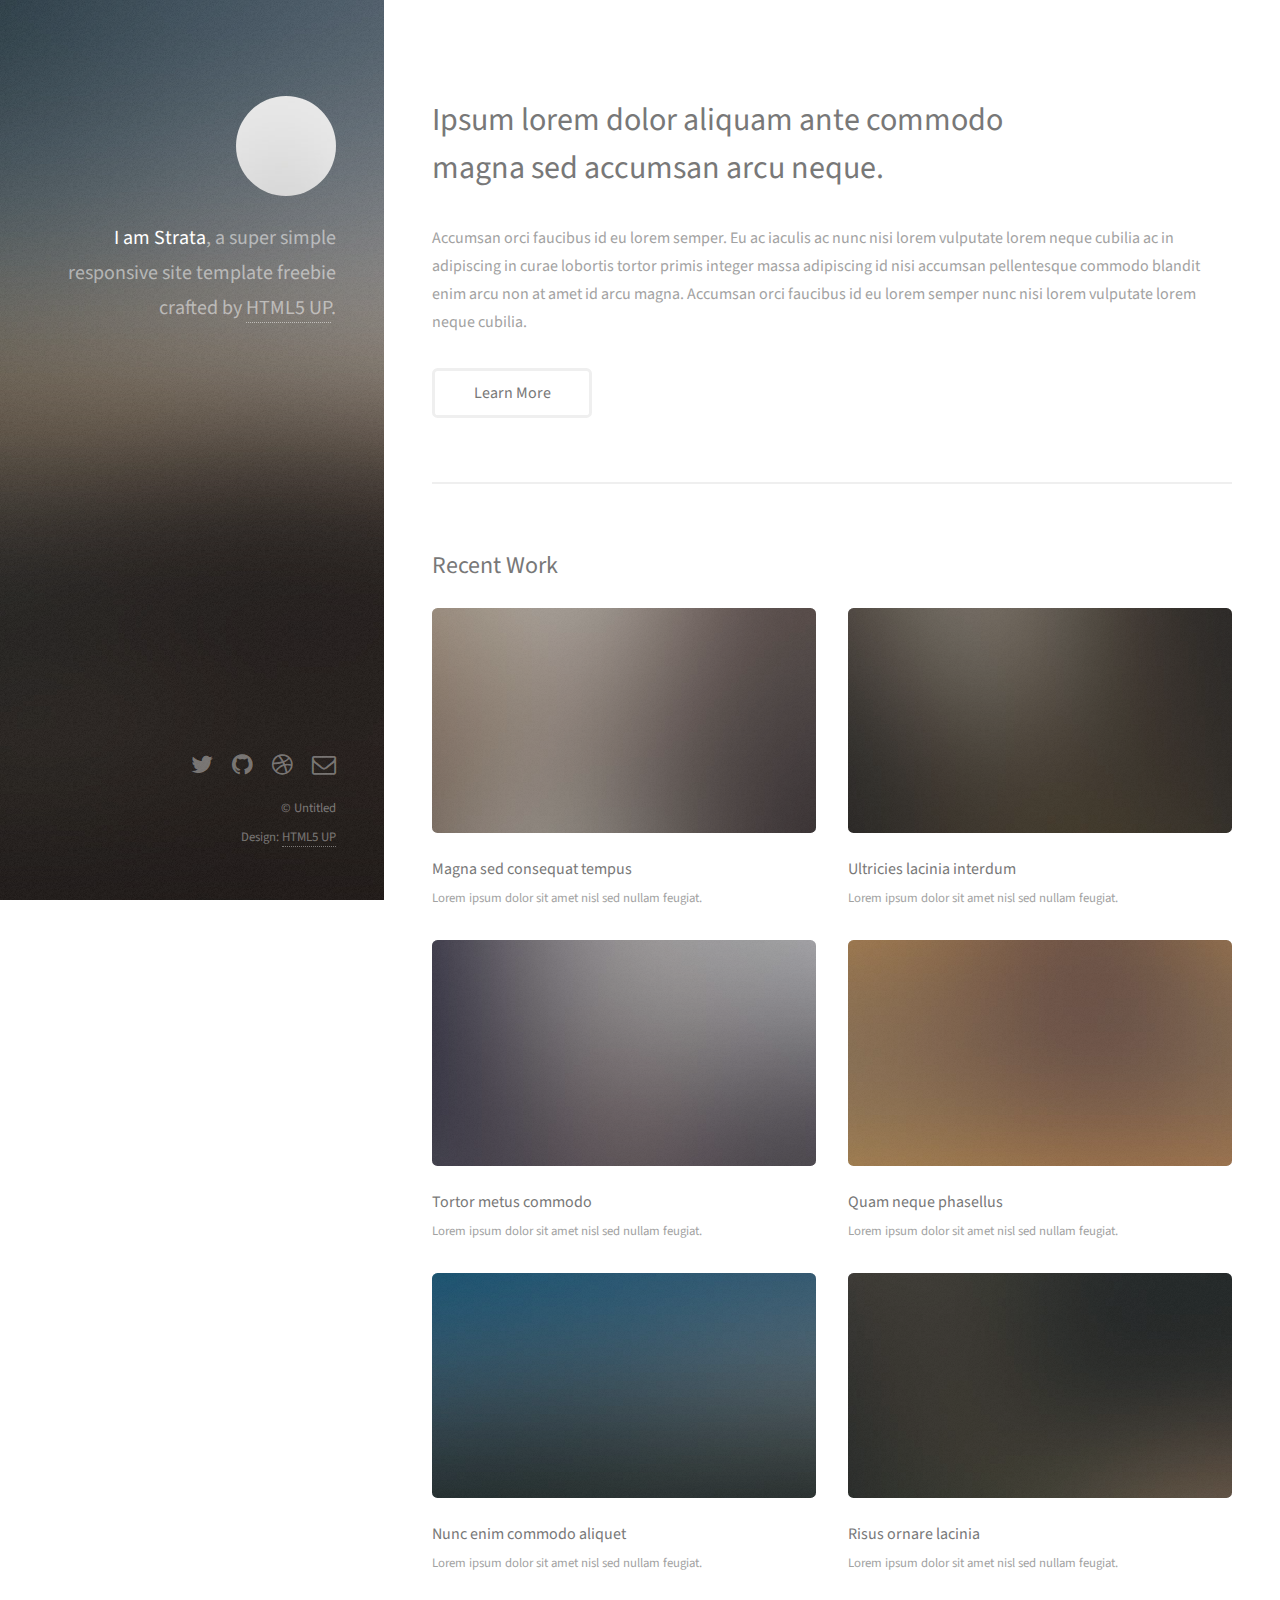
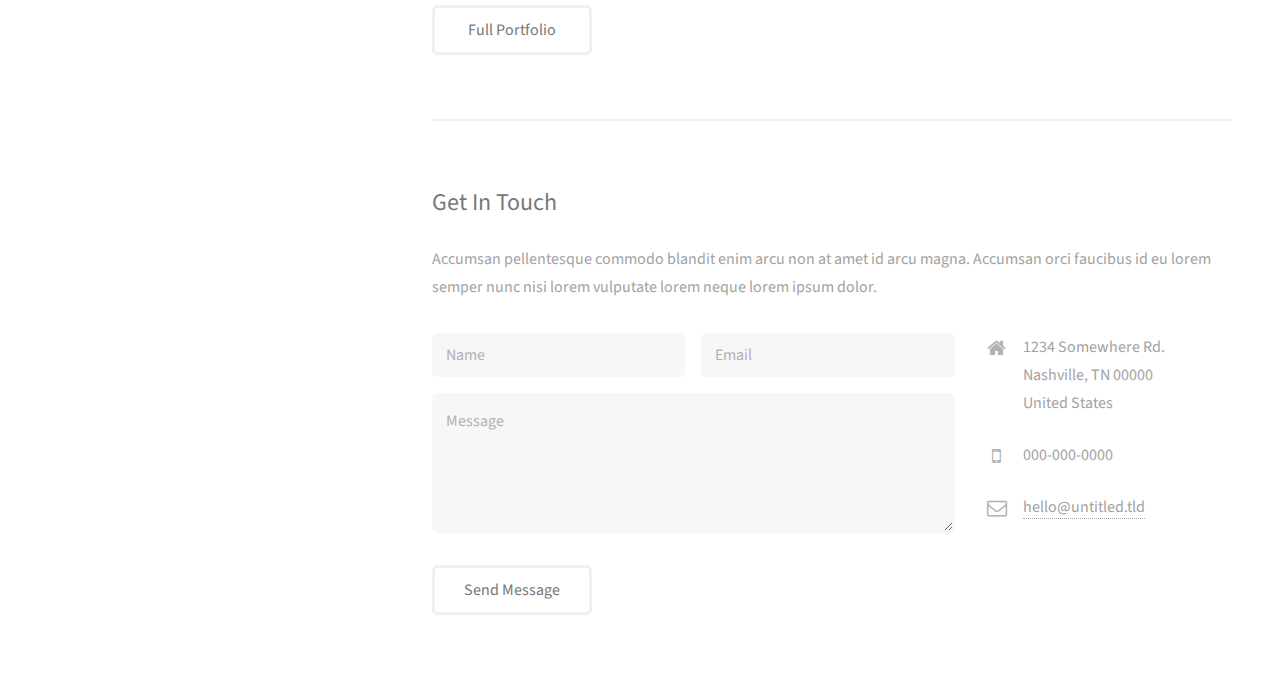
<file: project/WebContent/strata/index.html>
<!DOCTYPE HTML>
<!--
	Strata by HTML5 UP
	html5up.net | @ajlkn
	Free for personal and commercial use under the CCA 3.0 license (html5up.net/license)
-->
<html>
	<head>
		<title>Strata by HTML5 UP</title>
		<meta charset="utf-8" />
		<meta name="viewport" content="width=device-width, initial-scale=1" />
		<!--[if lte IE 8]><script src="assets/js/ie/html5shiv.js"></script><![endif]-->
		<link rel="stylesheet" href="assets/css/main.css" />
		<!--[if lte IE 8]><link rel="stylesheet" href="assets/css/ie8.css" /><![endif]-->
	</head>
	<body id="top">

		<!-- Header -->
			<header id="header">
				<div class="inner">
					<a href="#" class="image avatar"><img src="images/avatar.jpg" alt="" /></a>
					<h1><strong>I am Strata</strong>, a super simple<br />
					responsive site template freebie<br />
					crafted by <a href="http://html5up.net">HTML5 UP</a>.</h1>
				</div>
			</header>

		<!-- Main -->
			<div id="main">

				<!-- One -->
					<section id="one">
						<header class="major">
							<h2>Ipsum lorem dolor aliquam ante commodo<br />
							magna sed accumsan arcu neque.</h2>
						</header>
						<p>Accumsan orci faucibus id eu lorem semper. Eu ac iaculis ac nunc nisi lorem vulputate lorem neque cubilia ac in adipiscing in curae lobortis tortor primis integer massa adipiscing id nisi accumsan pellentesque commodo blandit enim arcu non at amet id arcu magna. Accumsan orci faucibus id eu lorem semper nunc nisi lorem vulputate lorem neque cubilia.</p>
						<ul class="actions">
							<li><a href="#" class="button">Learn More</a></li>
						</ul>
					</section>

				<!-- Two -->
					<section id="two">
						<h2>Recent Work</h2>
						<div class="row">
							<article class="6u 12u$(xsmall) work-item">
								<a href="images/fulls/01.jpg" class="image fit thumb"><img src="images/thumbs/01.jpg" alt="" /></a>
								<h3>Magna sed consequat tempus</h3>
								<p>Lorem ipsum dolor sit amet nisl sed nullam feugiat.</p>
							</article>
							<article class="6u$ 12u$(xsmall) work-item">
								<a href="images/fulls/02.jpg" class="image fit thumb"><img src="images/thumbs/02.jpg" alt="" /></a>
								<h3>Ultricies lacinia interdum</h3>
								<p>Lorem ipsum dolor sit amet nisl sed nullam feugiat.</p>
							</article>
							<article class="6u 12u$(xsmall) work-item">
								<a href="images/fulls/03.jpg" class="image fit thumb"><img src="images/thumbs/03.jpg" alt="" /></a>
								<h3>Tortor metus commodo</h3>
								<p>Lorem ipsum dolor sit amet nisl sed nullam feugiat.</p>
							</article>
							<article class="6u$ 12u$(xsmall) work-item">
								<a href="images/fulls/04.jpg" class="image fit thumb"><img src="images/thumbs/04.jpg" alt="" /></a>
								<h3>Quam neque phasellus</h3>
								<p>Lorem ipsum dolor sit amet nisl sed nullam feugiat.</p>
							</article>
							<article class="6u 12u$(xsmall) work-item">
								<a href="images/fulls/05.jpg" class="image fit thumb"><img src="images/thumbs/05.jpg" alt="" /></a>
								<h3>Nunc enim commodo aliquet</h3>
								<p>Lorem ipsum dolor sit amet nisl sed nullam feugiat.</p>
							</article>
							<article class="6u$ 12u$(xsmall) work-item">
								<a href="images/fulls/06.jpg" class="image fit thumb"><img src="images/thumbs/06.jpg" alt="" /></a>
								<h3>Risus ornare lacinia</h3>
								<p>Lorem ipsum dolor sit amet nisl sed nullam feugiat.</p>
							</article>
						</div>
						<ul class="actions">
							<li><a href="#" class="button">Full Portfolio</a></li>
						</ul>
					</section>

				<!-- Three -->
					<section id="three">
						<h2>Get In Touch</h2>
						<p>Accumsan pellentesque commodo blandit enim arcu non at amet id arcu magna. Accumsan orci faucibus id eu lorem semper nunc nisi lorem vulputate lorem neque lorem ipsum dolor.</p>
						<div class="row">
							<div class="8u 12u$(small)">
								<form method="post" action="#">
									<div class="row uniform 50%">
										<div class="6u 12u$(xsmall)"><input type="text" name="name" id="name" placeholder="Name" /></div>
										<div class="6u$ 12u$(xsmall)"><input type="email" name="email" id="email" placeholder="Email" /></div>
										<div class="12u$"><textarea name="message" id="message" placeholder="Message" rows="4"></textarea></div>
									</div>
								</form>
								<ul class="actions">
									<li><input type="submit" value="Send Message" /></li>
								</ul>
							</div>
							<div class="4u$ 12u$(small)">
								<ul class="labeled-icons">
									<li>
										<h3 class="icon fa-home"><span class="label">Address</span></h3>
										1234 Somewhere Rd.<br />
										Nashville, TN 00000<br />
										United States
									</li>
									<li>
										<h3 class="icon fa-mobile"><span class="label">Phone</span></h3>
										000-000-0000
									</li>
									<li>
										<h3 class="icon fa-envelope-o"><span class="label">Email</span></h3>
										<a href="#">hello@untitled.tld</a>
									</li>
								</ul>
							</div>
						</div>
					</section>

				<!-- Four -->
				<!--
					<section id="four">
						<h2>Elements</h2>

						<section>
							<h4>Text</h4>
							<p>This is <b>bold</b> and this is <strong>strong</strong>. This is <i>italic</i> and this is <em>emphasized</em>.
							This is <sup>superscript</sup> text and this is <sub>subscript</sub> text.
							This is <u>underlined</u> and this is code: <code>for (;;) { ... }</code>. Finally, <a href="#">this is a link</a>.</p>
							<hr />
							<header>
								<h4>Heading with a Subtitle</h4>
								<p>Lorem ipsum dolor sit amet nullam id egestas urna aliquam</p>
							</header>
							<p>Nunc lacinia ante nunc ac lobortis. Interdum adipiscing gravida odio porttitor sem non mi integer non faucibus ornare mi ut ante amet placerat aliquet. Volutpat eu sed ante lacinia sapien lorem accumsan varius montes viverra nibh in adipiscing blandit tempus accumsan.</p>
							<header>
								<h5>Heading with a Subtitle</h5>
								<p>Lorem ipsum dolor sit amet nullam id egestas urna aliquam</p>
							</header>
							<p>Nunc lacinia ante nunc ac lobortis. Interdum adipiscing gravida odio porttitor sem non mi integer non faucibus ornare mi ut ante amet placerat aliquet. Volutpat eu sed ante lacinia sapien lorem accumsan varius montes viverra nibh in adipiscing blandit tempus accumsan.</p>
							<hr />
							<h2>Heading Level 2</h2>
							<h3>Heading Level 3</h3>
							<h4>Heading Level 4</h4>
							<h5>Heading Level 5</h5>
							<h6>Heading Level 6</h6>
							<hr />
							<h5>Blockquote</h5>
							<blockquote>Fringilla nisl. Donec accumsan interdum nisi, quis tincidunt felis sagittis eget tempus euismod. Vestibulum ante ipsum primis in faucibus vestibulum. Blandit adipiscing eu felis iaculis volutpat ac adipiscing accumsan faucibus. Vestibulum ante ipsum primis in faucibus lorem ipsum dolor sit amet nullam adipiscing eu felis.</blockquote>
							<h5>Preformatted</h5>
							<pre><code>i = 0;

while (!deck.isInOrder()) {
print 'Iteration ' + i;
deck.shuffle();
i++;
}

print 'It took ' + i + ' iterations to sort the deck.';</code></pre>
						</section>

						<section>
							<h4>Lists</h4>
							<div class="row">
								<div class="6u 12u$(xsmall)">
									<h5>Unordered</h5>
									<ul>
										<li>Dolor pulvinar etiam magna etiam.</li>
										<li>Sagittis adipiscing lorem eleifend.</li>
										<li>Felis enim feugiat dolore viverra.</li>
									</ul>
									<h5>Alternate</h5>
									<ul class="alt">
										<li>Dolor pulvinar etiam magna etiam.</li>
										<li>Sagittis adipiscing lorem eleifend.</li>
										<li>Felis enim feugiat dolore viverra.</li>
									</ul>
								</div>
								<div class="6u$ 12u$(xsmall)">
									<h5>Ordered</h5>
									<ol>
										<li>Dolor pulvinar etiam magna etiam.</li>
										<li>Etiam vel felis at lorem sed viverra.</li>
										<li>Felis enim feugiat dolore viverra.</li>
										<li>Dolor pulvinar etiam magna etiam.</li>
										<li>Etiam vel felis at lorem sed viverra.</li>
										<li>Felis enim feugiat dolore viverra.</li>
									</ol>
									<h5>Icons</h5>
									<ul class="icons">
										<li><a href="#" class="icon fa-twitter"><span class="label">Twitter</span></a></li>
										<li><a href="#" class="icon fa-facebook"><span class="label">Facebook</span></a></li>
										<li><a href="#" class="icon fa-instagram"><span class="label">Instagram</span></a></li>
										<li><a href="#" class="icon fa-github"><span class="label">Github</span></a></li>
										<li><a href="#" class="icon fa-dribbble"><span class="label">Dribbble</span></a></li>
										<li><a href="#" class="icon fa-tumblr"><span class="label">Tumblr</span></a></li>
									</ul>
								</div>
							</div>
							<h5>Actions</h5>
							<ul class="actions">
								<li><a href="#" class="button special">Default</a></li>
								<li><a href="#" class="button">Default</a></li>
							</ul>
							<ul class="actions small">
								<li><a href="#" class="button special small">Small</a></li>
								<li><a href="#" class="button small">Small</a></li>
							</ul>
							<div class="row">
								<div class="6u 12u$(small)">
									<ul class="actions vertical">
										<li><a href="#" class="button special">Default</a></li>
										<li><a href="#" class="button">Default</a></li>
									</ul>
								</div>
								<div class="6u$ 12u$(small)">
									<ul class="actions vertical small">
										<li><a href="#" class="button special small">Small</a></li>
										<li><a href="#" class="button small">Small</a></li>
									</ul>
								</div>
								<div class="6u 12u$(small)">
									<ul class="actions vertical">
										<li><a href="#" class="button special fit">Default</a></li>
										<li><a href="#" class="button fit">Default</a></li>
									</ul>
								</div>
								<div class="6u$ 12u$(small)">
									<ul class="actions vertical small">
										<li><a href="#" class="button special small fit">Small</a></li>
										<li><a href="#" class="button small fit">Small</a></li>
									</ul>
								</div>
							</div>
						</section>

						<section>
							<h4>Table</h4>
							<h5>Default</h5>
							<div class="table-wrapper">
								<table>
									<thead>
										<tr>
											<th>Name</th>
											<th>Description</th>
											<th>Price</th>
										</tr>
									</thead>
									<tbody>
										<tr>
											<td>Item One</td>
											<td>Ante turpis integer aliquet porttitor.</td>
											<td>29.99</td>
										</tr>
										<tr>
											<td>Item Two</td>
											<td>Vis ac commodo adipiscing arcu aliquet.</td>
											<td>19.99</td>
										</tr>
										<tr>
											<td>Item Three</td>
											<td> Morbi faucibus arcu accumsan lorem.</td>
											<td>29.99</td>
										</tr>
										<tr>
											<td>Item Four</td>
											<td>Vitae integer tempus condimentum.</td>
											<td>19.99</td>
										</tr>
										<tr>
											<td>Item Five</td>
											<td>Ante turpis integer aliquet porttitor.</td>
											<td>29.99</td>
										</tr>
									</tbody>
									<tfoot>
										<tr>
											<td colspan="2"></td>
											<td>100.00</td>
										</tr>
									</tfoot>
								</table>
							</div>

							<h5>Alternate</h5>
							<div class="table-wrapper">
								<table class="alt">
									<thead>
										<tr>
											<th>Name</th>
											<th>Description</th>
											<th>Price</th>
										</tr>
									</thead>
									<tbody>
										<tr>
											<td>Item One</td>
											<td>Ante turpis integer aliquet porttitor.</td>
											<td>29.99</td>
										</tr>
										<tr>
											<td>Item Two</td>
											<td>Vis ac commodo adipiscing arcu aliquet.</td>
											<td>19.99</td>
										</tr>
										<tr>
											<td>Item Three</td>
											<td> Morbi faucibus arcu accumsan lorem.</td>
											<td>29.99</td>
										</tr>
										<tr>
											<td>Item Four</td>
											<td>Vitae integer tempus condimentum.</td>
											<td>19.99</td>
										</tr>
										<tr>
											<td>Item Five</td>
											<td>Ante turpis integer aliquet porttitor.</td>
											<td>29.99</td>
										</tr>
									</tbody>
									<tfoot>
										<tr>
											<td colspan="2"></td>
											<td>100.00</td>
										</tr>
									</tfoot>
								</table>
							</div>
						</section>

						<section>
							<h4>Buttons</h4>
							<ul class="actions">
								<li><a href="#" class="button special">Special</a></li>
								<li><a href="#" class="button">Default</a></li>
							</ul>
							<ul class="actions">
								<li><a href="#" class="button big">Big</a></li>
								<li><a href="#" class="button">Default</a></li>
								<li><a href="#" class="button small">Small</a></li>
							</ul>
							<ul class="actions fit">
								<li><a href="#" class="button special fit">Fit</a></li>
								<li><a href="#" class="button fit">Fit</a></li>
							</ul>
							<ul class="actions fit small">
								<li><a href="#" class="button special fit small">Fit + Small</a></li>
								<li><a href="#" class="button fit small">Fit + Small</a></li>
							</ul>
							<ul class="actions">
								<li><a href="#" class="button special icon fa-download">Icon</a></li>
								<li><a href="#" class="button icon fa-download">Icon</a></li>
							</ul>
							<ul class="actions">
								<li><span class="button special disabled">Special</span></li>
								<li><span class="button disabled">Default</span></li>
							</ul>
						</section>

						<section>
							<h4>Form</h4>
							<form method="post" action="#">
								<div class="row uniform 50%">
									<div class="6u 12u$(xsmall)">
										<input type="text" name="demo-name" id="demo-name" value="" placeholder="Name" />
									</div>
									<div class="6u$ 12u$(xsmall)">
										<input type="email" name="demo-email" id="demo-email" value="" placeholder="Email" />
									</div>
									<div class="12u$">
										<div class="select-wrapper">
											<select name="demo-category" id="demo-category">
												<option value="">- Category -</option>
												<option value="1">Manufacturing</option>
												<option value="1">Shipping</option>
												<option value="1">Administration</option>
												<option value="1">Human Resources</option>
											</select>
										</div>
									</div>
									<div class="4u 12u$(small)">
										<input type="radio" id="demo-priority-low" name="demo-priority" checked>
										<label for="demo-priority-low">Low Priority</label>
									</div>
									<div class="4u 12u$(small)">
										<input type="radio" id="demo-priority-normal" name="demo-priority">
										<label for="demo-priority-normal">Normal Priority</label>
									</div>
									<div class="4u$ 12u(small)">
										<input type="radio" id="demo-priority-high" name="demo-priority">
										<label for="demo-priority-high">High Priority</label>
									</div>
									<div class="6u 12u$(small)">
										<input type="checkbox" id="demo-copy" name="demo-copy">
										<label for="demo-copy">Email me a copy of this message</label>
									</div>
									<div class="6u$ 12u$(small)">
										<input type="checkbox" id="demo-human" name="demo-human" checked>
										<label for="demo-human">I am a human and not a robot</label>
									</div>
									<div class="12u$">
										<textarea name="demo-message" id="demo-message" placeholder="Enter your message" rows="6"></textarea>
									</div>
									<div class="12u$">
										<ul class="actions">
											<li><input type="submit" value="Send Message" class="special" /></li>
											<li><input type="reset" value="Reset" /></li>
										</ul>
									</div>
								</div>
							</form>
						</section>

						<section>
							<h4>Image</h4>
							<h5>Fit</h5>
							<div class="box alt">
								<div class="row 50% uniform">
									<div class="12u$"><span class="image fit"><img src="images/fulls/05.jpg" alt="" /></span></div>
									<div class="4u"><span class="image fit"><img src="images/thumbs/01.jpg" alt="" /></span></div>
									<div class="4u"><span class="image fit"><img src="images/thumbs/02.jpg" alt="" /></span></div>
									<div class="4u$"><span class="image fit"><img src="images/thumbs/03.jpg" alt="" /></span></div>
									<div class="4u"><span class="image fit"><img src="images/thumbs/04.jpg" alt="" /></span></div>
									<div class="4u"><span class="image fit"><img src="images/thumbs/05.jpg" alt="" /></span></div>
									<div class="4u$"><span class="image fit"><img src="images/thumbs/06.jpg" alt="" /></span></div>
									<div class="4u"><span class="image fit"><img src="images/thumbs/03.jpg" alt="" /></span></div>
									<div class="4u"><span class="image fit"><img src="images/thumbs/02.jpg" alt="" /></span></div>
									<div class="4u$"><span class="image fit"><img src="images/thumbs/01.jpg" alt="" /></span></div>
								</div>
							</div>
							<h5>Left &amp; Right</h5>
							<p><span class="image left"><img src="images/avatar.jpg" alt="" /></span>Fringilla nisl. Donec accumsan interdum nisi, quis tincidunt felis sagittis eget. tempus euismod. Vestibulum ante ipsum primis in faucibus vestibulum. Blandit adipiscing eu felis iaculis volutpat ac adipiscing accumsan eu faucibus. Integer ac pellentesque praesent tincidunt felis sagittis eget. tempus euismod. Vestibulum ante ipsum primis in faucibus vestibulum. Blandit adipiscing eu felis iaculis volutpat ac adipiscing accumsan eu faucibus. Integer ac pellentesque praesent. Donec accumsan interdum nisi, quis tincidunt felis sagittis eget. tempus euismod. Vestibulum ante ipsum primis in faucibus vestibulum. Blandit adipiscing eu felis iaculis volutpat ac adipiscing accumsan eu faucibus. Integer ac pellentesque praesent tincidunt felis sagittis eget. tempus euismod. Vestibulum ante ipsum primis in faucibus vestibulum. Blandit adipiscing eu felis iaculis volutpat ac adipiscing accumsan eu faucibus. Integer ac pellentesque praesent.</p>
							<p><span class="image right"><img src="images/avatar.jpg" alt="" /></span>Fringilla nisl. Donec accumsan interdum nisi, quis tincidunt felis sagittis eget. tempus euismod. Vestibulum ante ipsum primis in faucibus vestibulum. Blandit adipiscing eu felis iaculis volutpat ac adipiscing accumsan eu faucibus. Integer ac pellentesque praesent tincidunt felis sagittis eget. tempus euismod. Vestibulum ante ipsum primis in faucibus vestibulum. Blandit adipiscing eu felis iaculis volutpat ac adipiscing accumsan eu faucibus. Integer ac pellentesque praesent. Donec accumsan interdum nisi, quis tincidunt felis sagittis eget. tempus euismod. Vestibulum ante ipsum primis in faucibus vestibulum. Blandit adipiscing eu felis iaculis volutpat ac adipiscing accumsan eu faucibus. Integer ac pellentesque praesent tincidunt felis sagittis eget. tempus euismod. Vestibulum ante ipsum primis in faucibus vestibulum. Blandit adipiscing eu felis iaculis volutpat ac adipiscing accumsan eu faucibus. Integer ac pellentesque praesent.</p>
						</section>

					</section>
				-->

			</div>

		<!-- Footer -->
			<footer id="footer">
				<div class="inner">
					<ul class="icons">
						<li><a href="#" class="icon fa-twitter"><span class="label">Twitter</span></a></li>
						<li><a href="#" class="icon fa-github"><span class="label">Github</span></a></li>
						<li><a href="#" class="icon fa-dribbble"><span class="label">Dribbble</span></a></li>
						<li><a href="#" class="icon fa-envelope-o"><span class="label">Email</span></a></li>
					</ul>
					<ul class="copyright">
						<li>&copy; Untitled</li><li>Design: <a href="http://html5up.net">HTML5 UP</a></li>
					</ul>
				</div>
			</footer>

		<!-- Scripts -->
			<script src="assets/js/jquery.min.js"></script>
			<script src="assets/js/jquery.poptrox.min.js"></script>
			<script src="assets/js/skel.min.js"></script>
			<script src="assets/js/util.js"></script>
			<!--[if lte IE 8]><script src="assets/js/ie/respond.min.js"></script><![endif]-->
			<script src="assets/js/main.js"></script>

	</body>
</html>
</file>
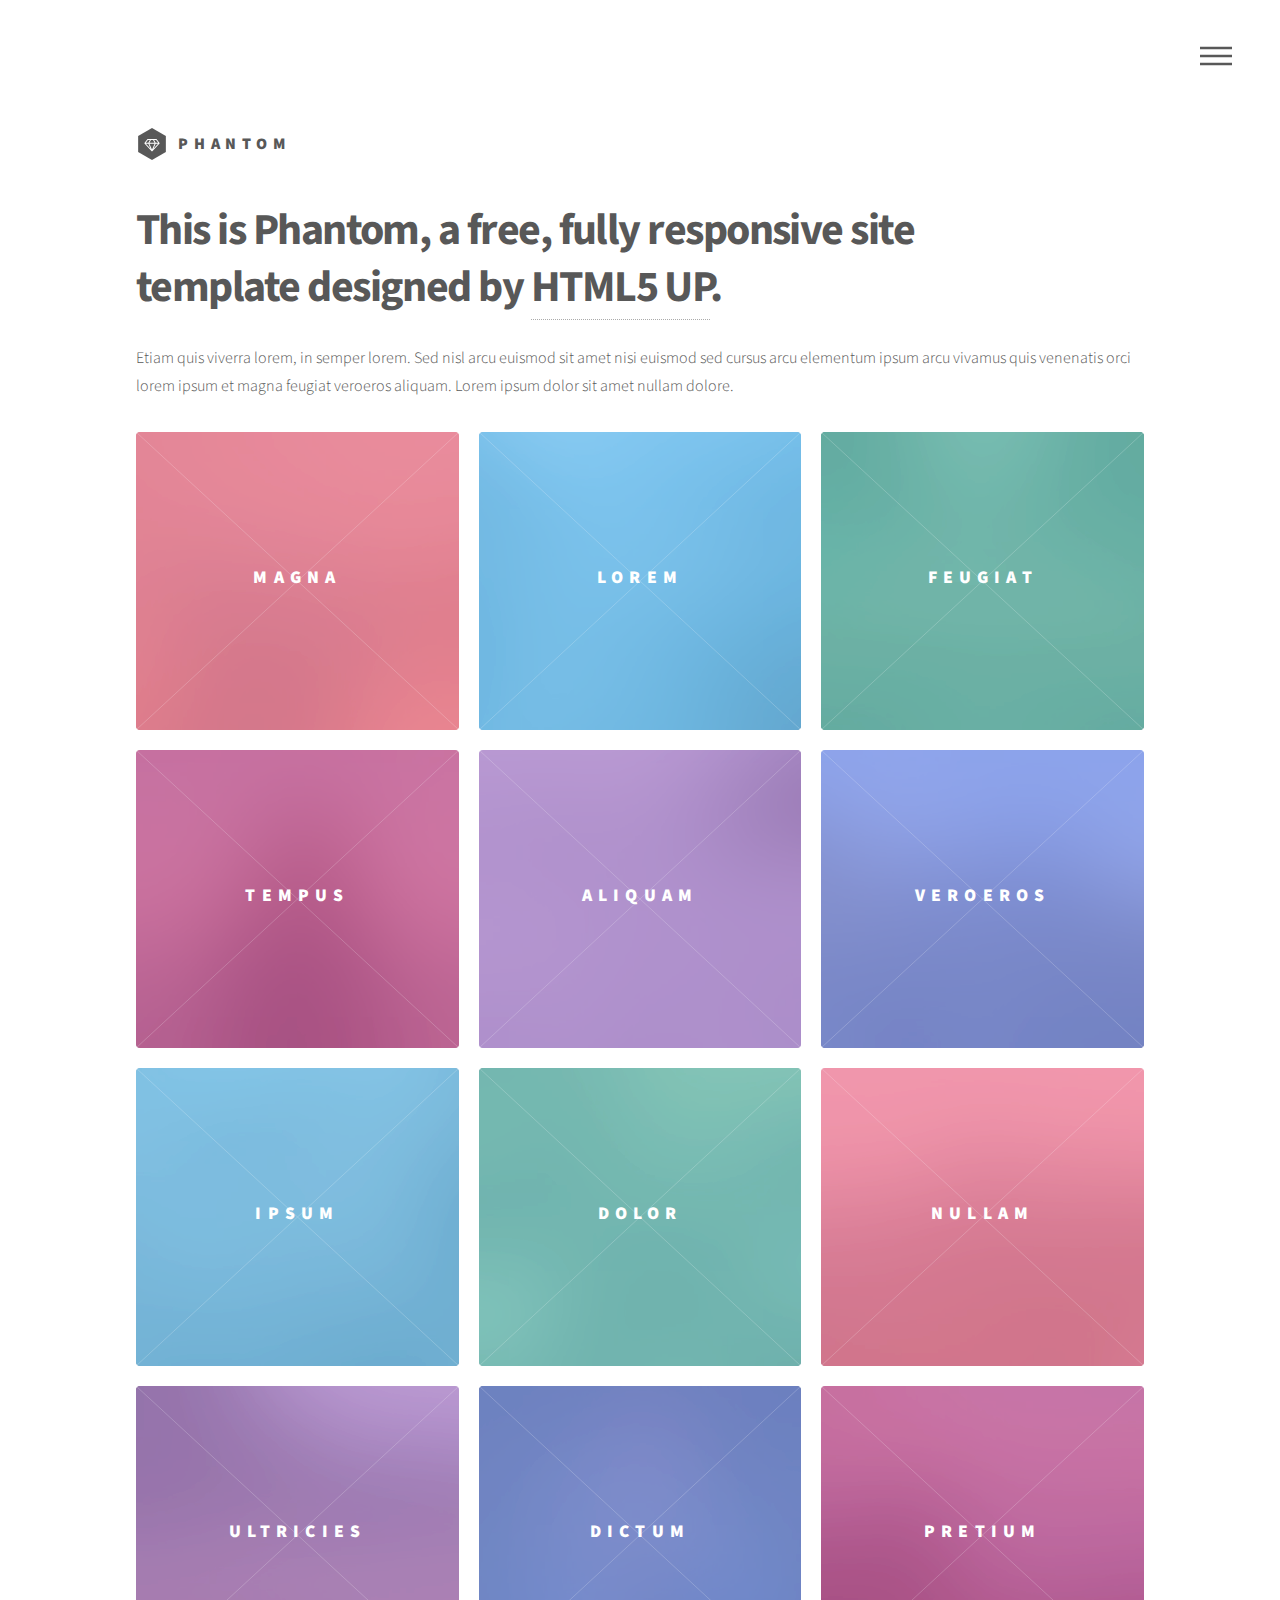
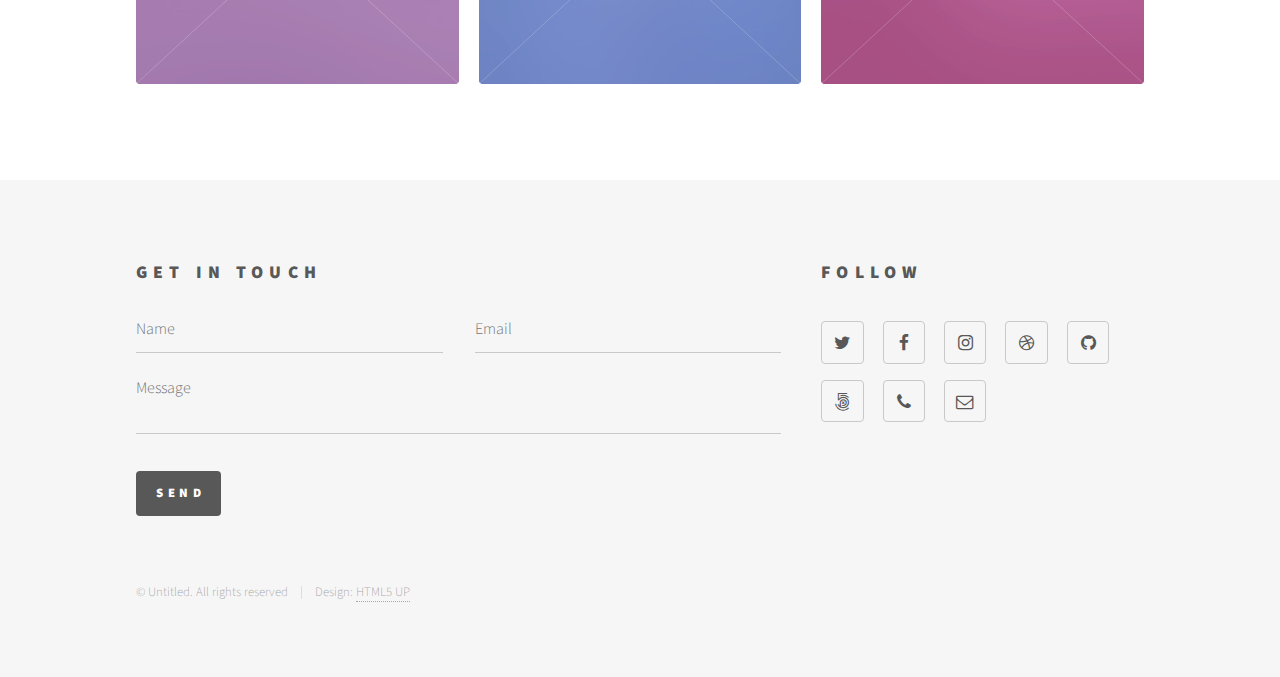
<file: project/WebContent/jy/phantom/index.html>
<!DOCTYPE HTML>
<!--
	Phantom by HTML5 UP
	html5up.net | @ajlkn
	Free for personal and commercial use under the CCA 3.0 license (html5up.net/license)
-->
<html>
	<head>
		<title>Phantom by HTML5 UP</title>
		<meta charset="utf-8" />
		<meta name="viewport" content="width=device-width, initial-scale=1" />
		<!--[if lte IE 8]><script src="assets/js/ie/html5shiv.js"></script><![endif]-->
		<link rel="stylesheet" href="assets/css/main.css" />
		<!--[if lte IE 9]><link rel="stylesheet" href="assets/css/ie9.css" /><![endif]-->
		<!--[if lte IE 8]><link rel="stylesheet" href="assets/css/ie8.css" /><![endif]-->
	</head>
	<body>
		<!-- Wrapper -->
			<div id="wrapper">

				<!-- Header -->
					<header id="header">
						<div class="inner">

							<!-- Logo -->
 								<a href="index.html" class="logo">
									<span class="symbol"><img src="images/logo.svg" alt="" /></span><span class="title">Phantom</span>
								</a>

							<!-- Nav -->
								<nav>
									<ul>
										<li><a href="#menu">Menu</a></li>
									</ul>
								</nav>

						</div>
					</header>

				<!-- Menu -->
					<nav id="menu">
						<h2>Menu</h2>
						<ul>
							<li><a href="index.html">Home</a></li>
							<li><a href="generic.html">Ipsum veroeros</a></li>
							<li><a href="generic.html">Tempus etiam</a></li>
							<li><a href="generic.html">Consequat dolor</a></li>
							<li><a href="elements.html">Elements</a></li>
						</ul>
					</nav>

				<!-- Main -->
					<div id="main">
						<div class="inner">
							<header>
								<h1>This is Phantom, a free, fully responsive site<br />
								template designed by <a href="http://html5up.net">HTML5 UP</a>.</h1>
								<p>Etiam quis viverra lorem, in semper lorem. Sed nisl arcu euismod sit amet nisi euismod sed cursus arcu elementum ipsum arcu vivamus quis venenatis orci lorem ipsum et magna feugiat veroeros aliquam. Lorem ipsum dolor sit amet nullam dolore.</p>
							</header>
							<section class="tiles">
								<article class="style1">
									<span class="image">
										<img src="images/pic01.jpg" alt="" />
									</span>
									<a href="generic.html">
										<h2>Magna</h2>
										<div class="content">
											<p>Sed nisl arcu euismod sit amet nisi lorem etiam dolor veroeros et feugiat.</p>
										</div>
									</a>
								</article>
								<article class="style2">
									<span class="image">
										<img src="images/pic02.jpg" alt="" />
									</span>
									<a href="generic.html">
										<h2>Lorem</h2>
										<div class="content">
											<p>Sed nisl arcu euismod sit amet nisi lorem etiam dolor veroeros et feugiat.</p>
										</div>
									</a>
								</article>
								<article class="style3">
									<span class="image">
										<img src="images/pic03.jpg" alt="" />
									</span>
									<a href="generic.html">
										<h2>Feugiat</h2>
										<div class="content">
											<p>Sed nisl arcu euismod sit amet nisi lorem etiam dolor veroeros et feugiat.</p>
										</div>
									</a>
								</article>
								<article class="style4">
									<span class="image">
										<img src="images/pic04.jpg" alt="" />
									</span>
									<a href="generic.html">
										<h2>Tempus</h2>
										<div class="content">
											<p>Sed nisl arcu euismod sit amet nisi lorem etiam dolor veroeros et feugiat.</p>
										</div>
									</a>
								</article>
								<article class="style5">
									<span class="image">
										<img src="images/pic05.jpg" alt="" />
									</span>
									<a href="generic.html">
										<h2>Aliquam</h2>
										<div class="content">
											<p>Sed nisl arcu euismod sit amet nisi lorem etiam dolor veroeros et feugiat.</p>
										</div>
									</a>
								</article>
								<article class="style6">
									<span class="image">
										<img src="images/pic06.jpg" alt="" />
									</span>
									<a href="generic.html">
										<h2>Veroeros</h2>
										<div class="content">
											<p>Sed nisl arcu euismod sit amet nisi lorem etiam dolor veroeros et feugiat.</p>
										</div>
									</a>
								</article>
								<article class="style2">
									<span class="image">
										<img src="images/pic07.jpg" alt="" />
									</span>
									<a href="generic.html">
										<h2>Ipsum</h2>
										<div class="content">
											<p>Sed nisl arcu euismod sit amet nisi lorem etiam dolor veroeros et feugiat.</p>
										</div>
									</a>
								</article>
								<article class="style3">
									<span class="image">
										<img src="images/pic08.jpg" alt="" />
									</span>
									<a href="generic.html">
										<h2>Dolor</h2>
										<div class="content">
											<p>Sed nisl arcu euismod sit amet nisi lorem etiam dolor veroeros et feugiat.</p>
										</div>
									</a>
								</article>
								<article class="style1">
									<span class="image">
										<img src="images/pic09.jpg" alt="" />
									</span>
									<a href="generic.html">
										<h2>Nullam</h2>
										<div class="content">
											<p>Sed nisl arcu euismod sit amet nisi lorem etiam dolor veroeros et feugiat.</p>
										</div>
									</a>
								</article>
								<article class="style5">
									<span class="image">
										<img src="images/pic10.jpg" alt="" />
									</span>
									<a href="generic.html">
										<h2>Ultricies</h2>
										<div class="content">
											<p>Sed nisl arcu euismod sit amet nisi lorem etiam dolor veroeros et feugiat.</p>
										</div>
									</a>
								</article>
								<article class="style6">
									<span class="image">
										<img src="images/pic11.jpg" alt="" />
									</span>
									<a href="generic.html">
										<h2>Dictum</h2>
										<div class="content">
											<p>Sed nisl arcu euismod sit amet nisi lorem etiam dolor veroeros et feugiat.</p>
										</div>
									</a>
								</article>
								<article class="style4">
									<span class="image">
										<img src="images/pic12.jpg" alt="" />
									</span>
									<a href="generic.html">
										<h2>Pretium</h2>
										<div class="content">
											<p>Sed nisl arcu euismod sit amet nisi lorem etiam dolor veroeros et feugiat.</p>
										</div>
									</a>
								</article>
							</section>
						</div>
					</div>

				<!-- Footer -->
					<footer id="footer">
						<div class="inner">
							<section>
								<h2>Get in touch</h2>
								<form method="post" action="#">
									<div class="field half first">
										<input type="text" name="name" id="name" placeholder="Name" />
									</div>
									<div class="field half">
										<input type="email" name="email" id="email" placeholder="Email" />
									</div>
									<div class="field">
										<textarea name="message" id="message" placeholder="Message"></textarea>
									</div>
									<ul class="actions">
										<li><input type="submit" value="Send" class="special" /></li>
									</ul>
								</form>
							</section>
							<section>
								<h2>Follow</h2>
								<ul class="icons">
									<li><a href="#" class="icon style2 fa-twitter"><span class="label">Twitter</span></a></li>
									<li><a href="#" class="icon style2 fa-facebook"><span class="label">Facebook</span></a></li>
									<li><a href="#" class="icon style2 fa-instagram"><span class="label">Instagram</span></a></li>
									<li><a href="#" class="icon style2 fa-dribbble"><span class="label">Dribbble</span></a></li>
									<li><a href="#" class="icon style2 fa-github"><span class="label">GitHub</span></a></li>
									<li><a href="#" class="icon style2 fa-500px"><span class="label">500px</span></a></li>
									<li><a href="#" class="icon style2 fa-phone"><span class="label">Phone</span></a></li>
									<li><a href="#" class="icon style2 fa-envelope-o"><span class="label">Email</span></a></li>
								</ul>
							</section>
							<ul class="copyright">
								<li>&copy; Untitled. All rights reserved</li><li>Design: <a href="http://html5up.net">HTML5 UP</a></li>
							</ul>
						</div>
					</footer>

			</div>

		<!-- Scripts -->
			<script src="assets/js/jquery.min.js"></script>
			<script src="assets/js/skel.min.js"></script>
			<script src="assets/js/util.js"></script>
			<!--[if lte IE 8]><script src="assets/js/ie/respond.min.js"></script><![endif]-->
			<script src="assets/js/main.js"></script>

	</body>
</html>
</file>
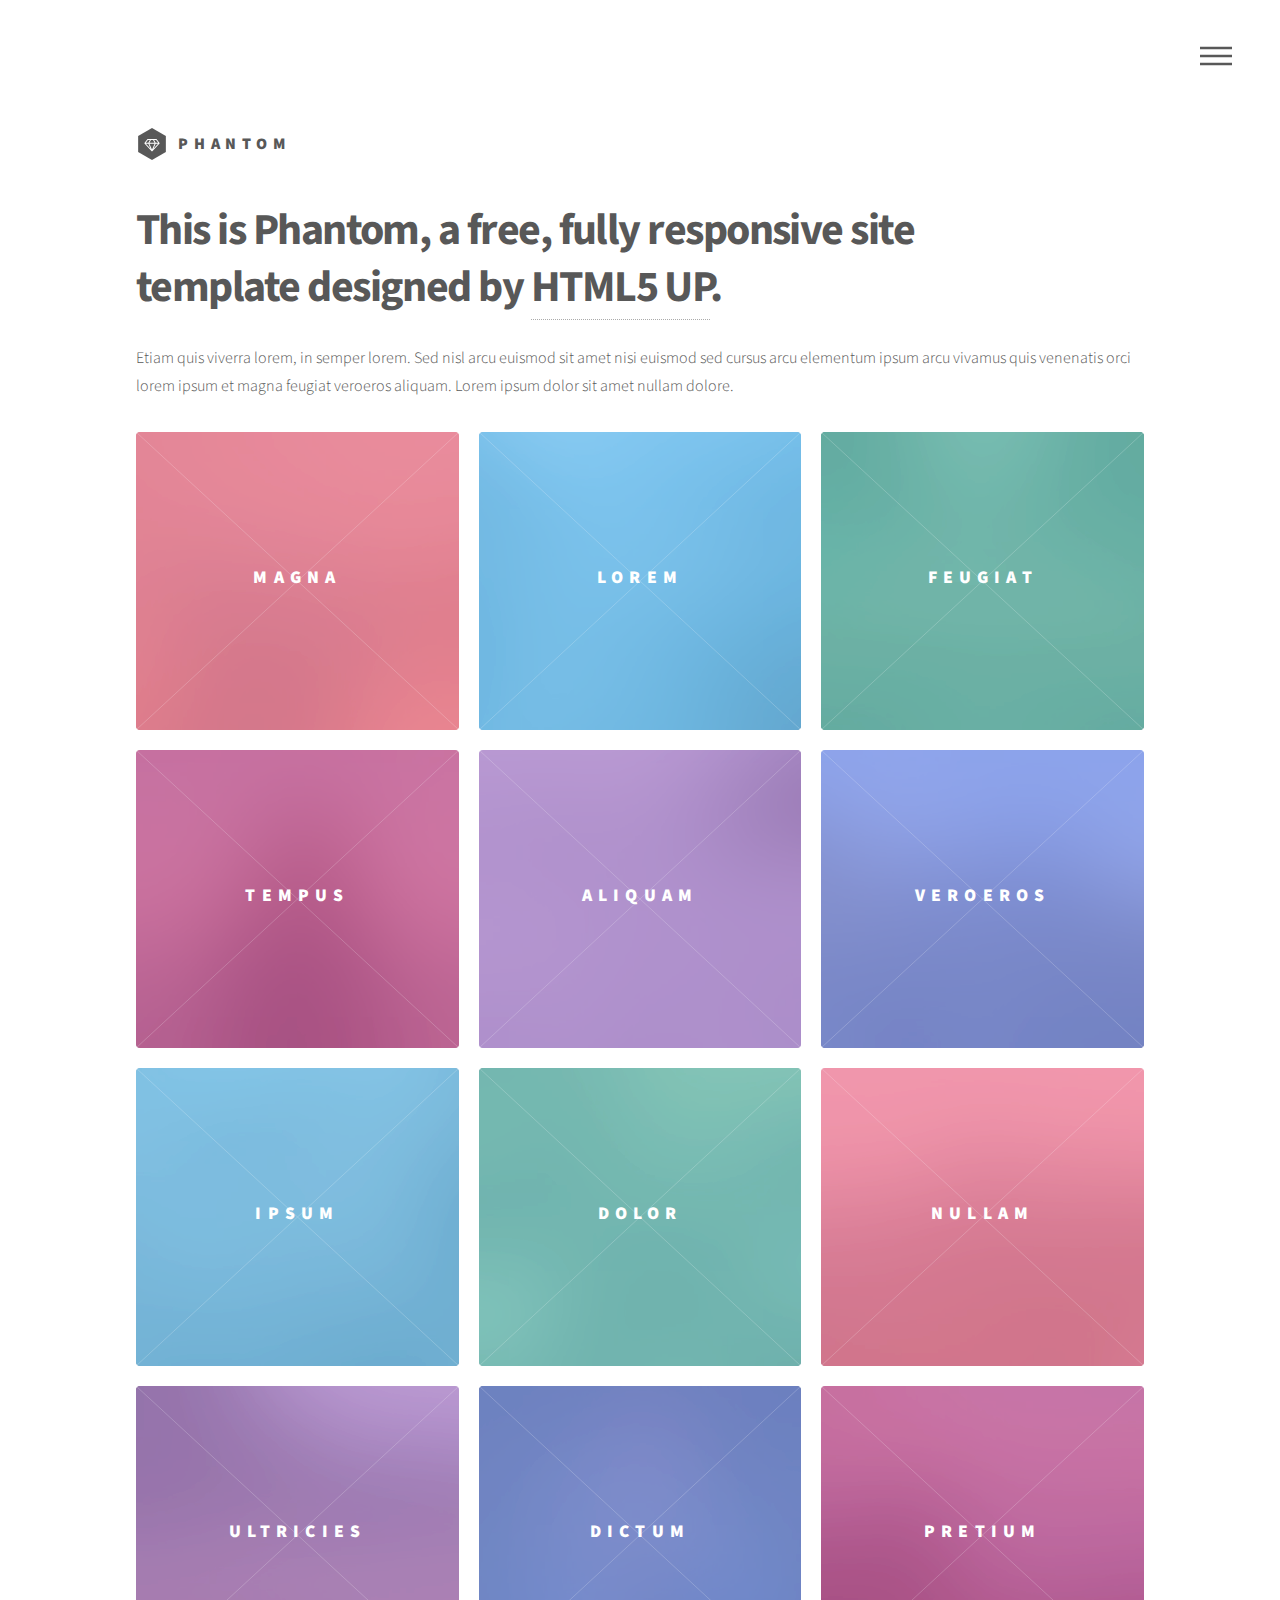
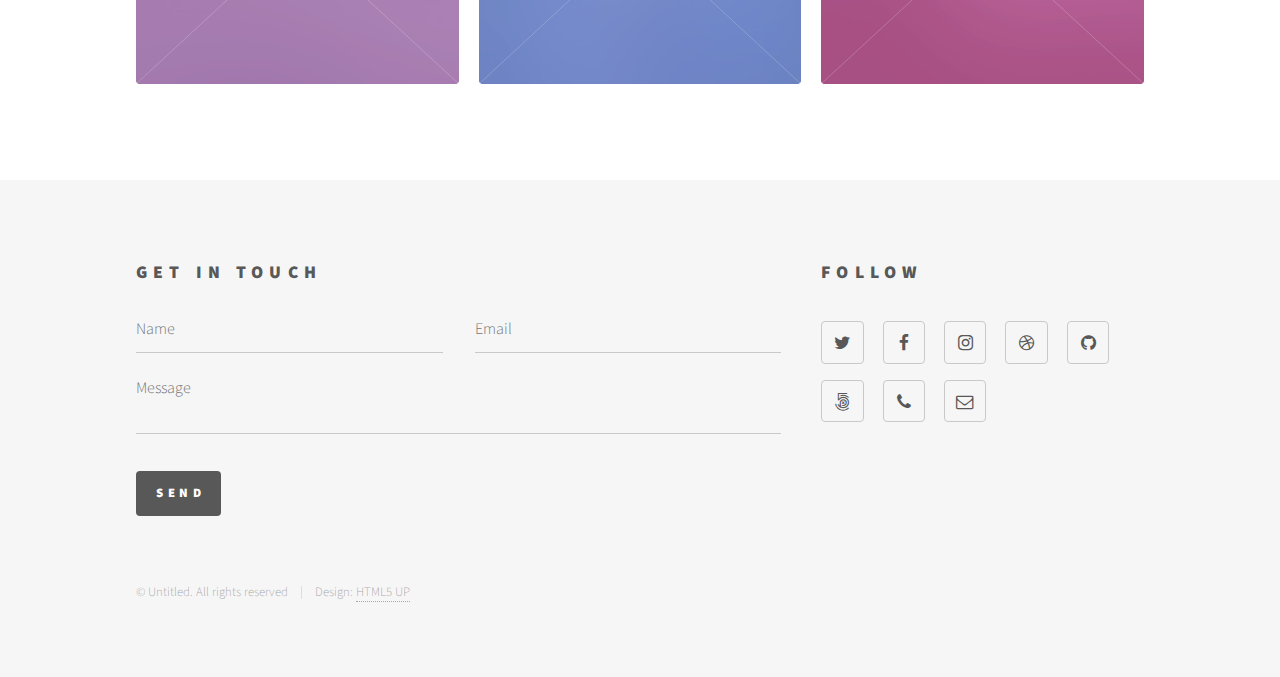
<file: project/WebContent/Jyo1/html5up-phantom/index.html>
<!DOCTYPE HTML>
<!--
	Phantom by HTML5 UP
	html5up.net | @ajlkn
	Free for personal and commercial use under the CCA 3.0 license (html5up.net/license)
-->
<html>
	<head>
		<title>Phantom by HTML5 UP</title>
		<meta charset="utf-8" />
		<meta name="viewport" content="width=device-width, initial-scale=1" />
		<!--[if lte IE 8]><script src="assets/js/ie/html5shiv.js"></script><![endif]-->
		<link rel="stylesheet" href="assets/css/main.css" />
		<!--[if lte IE 9]><link rel="stylesheet" href="assets/css/ie9.css" /><![endif]-->
		<!--[if lte IE 8]><link rel="stylesheet" href="assets/css/ie8.css" /><![endif]-->
	</head>
	<body>
		<!-- Wrapper -->
			<div id="wrapper">

				<!-- Header -->
					<header id="header">
						<div class="inner">

							<!-- Logo -->
								<a href="index.html" class="logo">
									<span class="symbol"><img src="images/logo.svg" alt="" /></span><span class="title">Phantom</span>
								</a>

							<!-- Nav -->
								<nav>
									<ul>
										<li><a href="#menu">Menu</a></li>
									</ul>
								</nav>

						</div>
					</header>

				<!-- Menu -->
					<nav id="menu">
						<h2>Menu</h2>
						<ul>
							<li><a href="index.html">Home</a></li>
							<li><a href="generic.html">Ipsum veroeros</a></li>
							<li><a href="generic.html">Tempus etiam</a></li>
							<li><a href="generic.html">Consequat dolor</a></li>
							<li><a href="elements.html">Elements</a></li>
						</ul>
					</nav>

				<!-- Main -->
					<div id="main">
						<div class="inner">
							<header>
								<h1>This is Phantom, a free, fully responsive site<br />
								template designed by <a href="http://html5up.net">HTML5 UP</a>.</h1>
								<p>Etiam quis viverra lorem, in semper lorem. Sed nisl arcu euismod sit amet nisi euismod sed cursus arcu elementum ipsum arcu vivamus quis venenatis orci lorem ipsum et magna feugiat veroeros aliquam. Lorem ipsum dolor sit amet nullam dolore.</p>
							</header>
							<section class="tiles">
								<article class="style1">
									<span class="image">
										<img src="images/pic01.jpg" alt="" />
									</span>
									<a href="generic.html">
										<h2>Magna</h2>
										<div class="content">
											<p>Sed nisl arcu euismod sit amet nisi lorem etiam dolor veroeros et feugiat.</p>
										</div>
									</a>
								</article>
								<article class="style2">
									<span class="image">
										<img src="images/pic02.jpg" alt="" />
									</span>
									<a href="generic.html">
										<h2>Lorem</h2>
										<div class="content">
											<p>Sed nisl arcu euismod sit amet nisi lorem etiam dolor veroeros et feugiat.</p>
										</div>
									</a>
								</article>
								<article class="style3">
									<span class="image">
										<img src="images/pic03.jpg" alt="" />
									</span>
									<a href="generic.html">
										<h2>Feugiat</h2>
										<div class="content">
											<p>Sed nisl arcu euismod sit amet nisi lorem etiam dolor veroeros et feugiat.</p>
										</div>
									</a>
								</article>
								<article class="style4">
									<span class="image">
										<img src="images/pic04.jpg" alt="" />
									</span>
									<a href="generic.html">
										<h2>Tempus</h2>
										<div class="content">
											<p>Sed nisl arcu euismod sit amet nisi lorem etiam dolor veroeros et feugiat.</p>
										</div>
									</a>
								</article>
								<article class="style5">
									<span class="image">
										<img src="images/pic05.jpg" alt="" />
									</span>
									<a href="generic.html">
										<h2>Aliquam</h2>
										<div class="content">
											<p>Sed nisl arcu euismod sit amet nisi lorem etiam dolor veroeros et feugiat.</p>
										</div>
									</a>
								</article>
								<article class="style6">
									<span class="image">
										<img src="images/pic06.jpg" alt="" />
									</span>
									<a href="generic.html">
										<h2>Veroeros</h2>
										<div class="content">
											<p>Sed nisl arcu euismod sit amet nisi lorem etiam dolor veroeros et feugiat.</p>
										</div>
									</a>
								</article>
								<article class="style2">
									<span class="image">
										<img src="images/pic07.jpg" alt="" />
									</span>
									<a href="generic.html">
										<h2>Ipsum</h2>
										<div class="content">
											<p>Sed nisl arcu euismod sit amet nisi lorem etiam dolor veroeros et feugiat.</p>
										</div>
									</a>
								</article>
								<article class="style3">
									<span class="image">
										<img src="images/pic08.jpg" alt="" />
									</span>
									<a href="generic.html">
										<h2>Dolor</h2>
										<div class="content">
											<p>Sed nisl arcu euismod sit amet nisi lorem etiam dolor veroeros et feugiat.</p>
										</div>
									</a>
								</article>
								<article class="style1">
									<span class="image">
										<img src="images/pic09.jpg" alt="" />
									</span>
									<a href="generic.html">
										<h2>Nullam</h2>
										<div class="content">
											<p>Sed nisl arcu euismod sit amet nisi lorem etiam dolor veroeros et feugiat.</p>
										</div>
									</a>
								</article>
								<article class="style5">
									<span class="image">
										<img src="images/pic10.jpg" alt="" />
									</span>
									<a href="generic.html">
										<h2>Ultricies</h2>
										<div class="content">
											<p>Sed nisl arcu euismod sit amet nisi lorem etiam dolor veroeros et feugiat.</p>
										</div>
									</a>
								</article>
								<article class="style6">
									<span class="image">
										<img src="images/pic11.jpg" alt="" />
									</span>
									<a href="generic.html">
										<h2>Dictum</h2>
										<div class="content">
											<p>Sed nisl arcu euismod sit amet nisi lorem etiam dolor veroeros et feugiat.</p>
										</div>
									</a>
								</article>
								<article class="style4">
									<span class="image">
										<img src="images/pic12.jpg" alt="" />
									</span>
									<a href="generic.html">
										<h2>Pretium</h2>
										<div class="content">
											<p>Sed nisl arcu euismod sit amet nisi lorem etiam dolor veroeros et feugiat.</p>
										</div>
									</a>
								</article>
							</section>
						</div>
					</div>

				<!-- Footer -->
					<footer id="footer">
						<div class="inner">
							<section>
								<h2>Get in touch</h2>
								<form method="post" action="#">
									<div class="field half first">
										<input type="text" name="name" id="name" placeholder="Name" />
									</div>
									<div class="field half">
										<input type="email" name="email" id="email" placeholder="Email" />
									</div>
									<div class="field">
										<textarea name="message" id="message" placeholder="Message"></textarea>
									</div>
									<ul class="actions">
										<li><input type="submit" value="Send" class="special" /></li>
									</ul>
								</form>
							</section>
							<section>
								<h2>Follow</h2>
								<ul class="icons">
									<li><a href="#" class="icon style2 fa-twitter"><span class="label">Twitter</span></a></li>
									<li><a href="#" class="icon style2 fa-facebook"><span class="label">Facebook</span></a></li>
									<li><a href="#" class="icon style2 fa-instagram"><span class="label">Instagram</span></a></li>
									<li><a href="#" class="icon style2 fa-dribbble"><span class="label">Dribbble</span></a></li>
									<li><a href="#" class="icon style2 fa-github"><span class="label">GitHub</span></a></li>
									<li><a href="#" class="icon style2 fa-500px"><span class="label">500px</span></a></li>
									<li><a href="#" class="icon style2 fa-phone"><span class="label">Phone</span></a></li>
									<li><a href="#" class="icon style2 fa-envelope-o"><span class="label">Email</span></a></li>
								</ul>
							</section>
							<ul class="copyright">
								<li>&copy; Untitled. All rights reserved</li><li>Design: <a href="http://html5up.net">HTML5 UP</a></li>
							</ul>
						</div>
					</footer>

			</div>

		<!-- Scripts -->
			<script src="assets/js/jquery.min.js"></script>
			<script src="assets/js/skel.min.js"></script>
			<script src="assets/js/util.js"></script>
			<!--[if lte IE 8]><script src="assets/js/ie/respond.min.js"></script><![endif]-->
			<script src="assets/js/main.js"></script>

	</body>
</html>
</file>
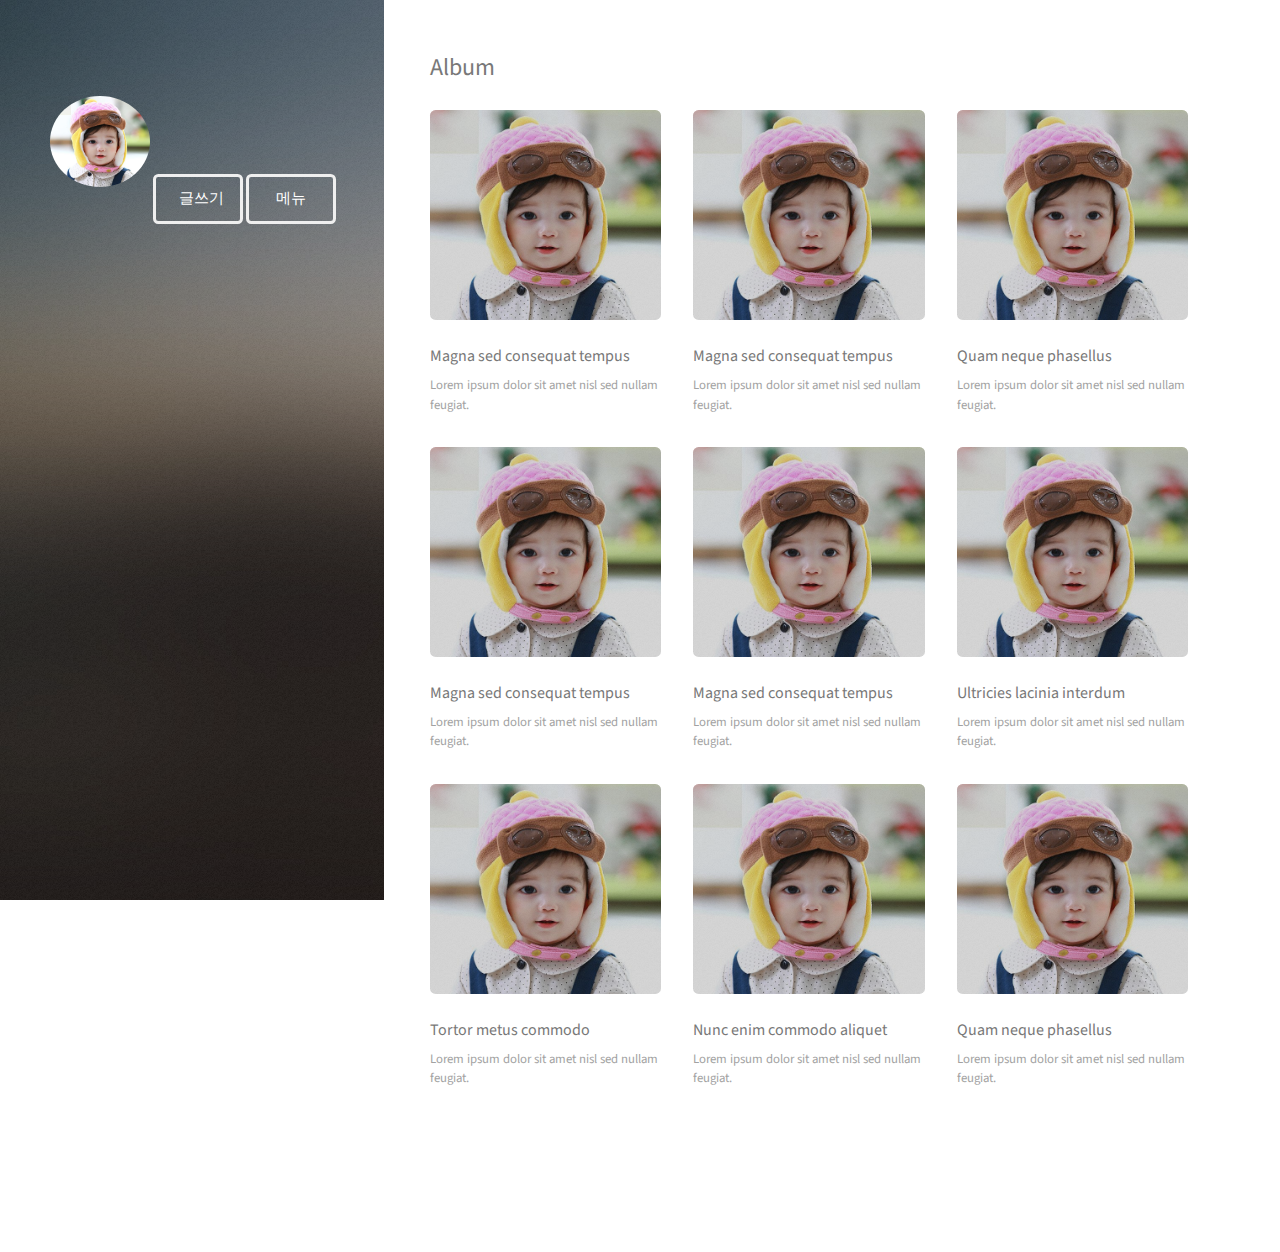
<file: project/WebContent/Jyo1/html5up-strata/index.html>
<!DOCTYPE HTML>
<!--
	Strata by HTML5 UP
	html5up.net | @ajlkn
	Free for personal and commercial use under the CCA 3.0 license (html5up.net/license)
-->
<html>
	<head>
		<title>Strata by HTML5 UP</title>
		<meta charset="utf-8" />
		<meta name="viewport" content="width=device-width, initial-scale=1" />
		<!--[if lte IE 8]><script src="assets/js/ie/html5shiv.js"></script><![endif]-->
		<link rel="stylesheet" href="assets/css/main.css" />
		<!--[if lte IE 8]><link rel="stylesheet" href="assets/css/ie8.css" /><![endif]-->
	</head>
	<body id="top">

		<!-- Header -->
			<header id="header">
				<div class="inner" style="margin-bottom: 0px;">
				
					<a href="#" class="image avatar"><img src="images/baby.jpg" alt="" /></a>
					<input type = "button" name = "write" value = "글쓰기" onclick="alert('글쓰기');" style="width: 50px; height: 50px; min-width: 6em !important; font-size: 15px; text-align: center; color: white !important;">	
					<input type = "button" name = "menu" value = "메뉴" onclick="alert('메뉴');"style="width: 50px; height: 50px; min-width: 6em !important; font-size: 15px; text-align: center; color: white !important;">
					<!-- <h1><strong>I am Strata</strong>, a super simple<br />
					responsive site template freebie<br />
					crafted by <a href="http://html5up.net">HTML5 UP</a>.</h1> -->
				</div>
			</header>

		<!-- Main -->
			<div id="main" style = "margin-left: 380px;padding-top: 50px;padding-bottom: 100px;padding-left: 50px;padding-right: 0px;border-bottom-width: 100px;">

				<!-- One -->
					<!-- <section id="one">
						<header class="major">
							<h2>Ipsum lorem dolor aliquam ante commodo<br />
							magna sed accumsan arcu neque.</h2>
						</header>
						<p>Accumsan orci faucibus id eu lorem semper. Eu ac iaculis ac nunc nisi lorem vulputate lorem neque cubilia ac in adipiscing in curae lobortis tortor primis integer massa adipiscing id nisi accumsan pellentesque commodo blandit enim arcu non at amet id arcu magna. Accumsan orci faucibus id eu lorem semper nunc nisi lorem vulputate lorem neque cubilia.</p>
						<ul class="actions">
							<li><a href="#" class="button">Learn More</a></li>
						</ul>
					</section> -->

				<!-- Two -->
					<section id="two">
						<h2>Album</h2>
						<div class="row">
							<article class="6u 12u$(xsmall) work-item">
								<a href="images/fulls/baby.jpg" class="image fit thumb"><img src="images/thumbs/baby.jpg" alt="" /></a>
								<h3>Magna sed consequat tempus</h3>
								<p>Lorem ipsum dolor sit amet nisl sed nullam feugiat.</p>
							</article>
							<article class="6u 12u$(xsmall) work-item">
								<a href="images/fulls/baby.jpg" class="image fit thumb"><img src="images/thumbs/baby.jpg" alt="" /></a>
								<h3>Magna sed consequat tempus</h3>
								<p>Lorem ipsum dolor sit amet nisl sed nullam feugiat.</p>
							</article>
							<article class="6u$ 12u$(xsmall) work-item">
								<a href="images/fulls/baby.jpg" class="image fit thumb"><img src="images/thumbs/baby.jpg" alt="" /></a>
								<h3>Quam neque phasellus</h3>
								<p>Lorem ipsum dolor sit amet nisl sed nullam feugiat.</p>
							</article>
							<article class="6u 12u$(xsmall) work-item">
								<a href="images/fulls/baby.jpg" class="image fit thumb"><img src="images/thumbs/baby.jpg" alt="" /></a>
								<h3>Magna sed consequat tempus</h3>
								<p>Lorem ipsum dolor sit amet nisl sed nullam feugiat.</p>
							</article>
							<article class="6u 12u$(xsmall) work-item">
								<a href="images/fulls/baby.jpg" class="image fit thumb"><img src="images/thumbs/baby.jpg" alt="" /></a>
								<h3>Magna sed consequat tempus</h3>
								<p>Lorem ipsum dolor sit amet nisl sed nullam feugiat.</p>
							</article>
							<article class="6u$ 12u$(xsmall) work-item">
								<a href="images/fulls/baby.jpg" class="image fit thumb"><img src="images/thumbs/baby.jpg" alt="" /></a>
								<h3>Ultricies lacinia interdum</h3>
								<p>Lorem ipsum dolor sit amet nisl sed nullam feugiat.</p>
							</article>
							<article class="6u 12u$(xsmall) work-item">
								<a href="images/fulls/baby.jpg" class="image fit thumb"><img src="images/thumbs/baby.jpg" alt="" /></a>
								<h3>Tortor metus commodo</h3>
								<p>Lorem ipsum dolor sit amet nisl sed nullam feugiat.</p>
							</article>
							<article class="6u 12u$(xsmall) work-item">
								<a href="images/fulls/baby.jpg" class="image fit thumb"><img src="images/thumbs/baby.jpg" alt="" /></a>
								<h3>Nunc enim commodo aliquet</h3>
								<p>Lorem ipsum dolor sit amet nisl sed nullam feugiat.</p>
							</article>
							<article class="6u$ 12u$(xsmall) work-item">
								<a href="images/fulls/baby.jpg" class="image fit thumb"><img src="images/thumbs/baby.jpg" alt="" /></a>
								<h3>Quam neque phasellus</h3>
								<p>Lorem ipsum dolor sit amet nisl sed nullam feugiat.</p>
							</article>
							
							
						</div>
						<ul class="actions">
							<!-- <li><a href="#" class="button">Full Portfolio</a></li> -->
						</ul>
					</section>

				<!-- Three -->
					<!-- <section id="three">
						<h2>Get In Touch</h2>
						<p>Accumsan pellentesque commodo blandit enim arcu non at amet id arcu magna. Accumsan orci faucibus id eu lorem semper nunc nisi lorem vulputate lorem neque lorem ipsum dolor.</p>
						<div class="row">
							<div class="8u 12u$(small)">
								<form method="post" action="#">
									<div class="row uniform 50%">
										<div class="6u 12u$(xsmall)"><input type="text" name="name" id="name" placeholder="Name" /></div>
										<div class="6u$ 12u$(xsmall)"><input type="email" name="email" id="email" placeholder="Email" /></div>
										<div class="12u$"><textarea name="message" id="message" placeholder="Message" rows="4"></textarea></div>
									</div>
								</form>
								<ul class="actions">
									<li><input type="submit" value="Send Message" /></li>
								</ul>
							</div>
							<div class="4u$ 12u$(small)">
								 <ul class="labeled-icons">
									<li>
										<h3 class="icon fa-home"><span class="label">Address</span></h3>
										1234 Somewhere Rd.<br />
										Nashville, TN 00000<br />
										United States
									</li>
									<li>
										<h3 class="icon fa-mobile"><span class="label">Phone</span></h3>
										000-000-0000
									</li>
									<li>
										<h3 class="icon fa-envelope-o"><span class="label">Email</span></h3>
										<a href="#">hello@untitled.tld</a>
									</li>
								</ul> 
							</div>
						</div>
					</section> -->

				<!-- Four -->
				<!--
					<section id="four">
						<h2>Elements</h2>

						<section>
							<h4>Text</h4>
							<p>This is <b>bold</b> and this is <strong>strong</strong>. This is <i>italic</i> and this is <em>emphasized</em>.
							This is <sup>superscript</sup> text and this is <sub>subscript</sub> text.
							This is <u>underlined</u> and this is code: <code>for (;;) { ... }</code>. Finally, <a href="#">this is a link</a>.</p>
							<hr />
							<header>
								<h4>Heading with a Subtitle</h4>
								<p>Lorem ipsum dolor sit amet nullam id egestas urna aliquam</p>
							</header>
							<p>Nunc lacinia ante nunc ac lobortis. Interdum adipiscing gravida odio porttitor sem non mi integer non faucibus ornare mi ut ante amet placerat aliquet. Volutpat eu sed ante lacinia sapien lorem accumsan varius montes viverra nibh in adipiscing blandit tempus accumsan.</p>
							<header>
								<h5>Heading with a Subtitle</h5>
								<p>Lorem ipsum dolor sit amet nullam id egestas urna aliquam</p>
							</header>
							<p>Nunc lacinia ante nunc ac lobortis. Interdum adipiscing gravida odio porttitor sem non mi integer non faucibus ornare mi ut ante amet placerat aliquet. Volutpat eu sed ante lacinia sapien lorem accumsan varius montes viverra nibh in adipiscing blandit tempus accumsan.</p>
							<hr />
							<h2>Heading Level 2</h2>
							<h3>Heading Level 3</h3>
							<h4>Heading Level 4</h4>
							<h5>Heading Level 5</h5>
							<h6>Heading Level 6</h6>
							<hr />
							<h5>Blockquote</h5>
							<blockquote>Fringilla nisl. Donec accumsan interdum nisi, quis tincidunt felis sagittis eget tempus euismod. Vestibulum ante ipsum primis in faucibus vestibulum. Blandit adipiscing eu felis iaculis volutpat ac adipiscing accumsan faucibus. Vestibulum ante ipsum primis in faucibus lorem ipsum dolor sit amet nullam adipiscing eu felis.</blockquote>
							<h5>Preformatted</h5>
							<pre><code>i = 0;

while (!deck.isInOrder()) {
print 'Iteration ' + i;
deck.shuffle();
i++;
}

print 'It took ' + i + ' iterations to sort the deck.';</code></pre>
						</section>

						<section>
							<h4>Lists</h4>
							<div class="row">
								<div class="6u 12u$(xsmall)">
									<h5>Unordered</h5>
									<ul>
										<li>Dolor pulvinar etiam magna etiam.</li>
										<li>Sagittis adipiscing lorem eleifend.</li>
										<li>Felis enim feugiat dolore viverra.</li>
									</ul>
									<h5>Alternate</h5>
									<ul class="alt">
										<li>Dolor pulvinar etiam magna etiam.</li>
										<li>Sagittis adipiscing lorem eleifend.</li>
										<li>Felis enim feugiat dolore viverra.</li>
									</ul>
								</div>
								<div class="6u$ 12u$(xsmall)">
									<h5>Ordered</h5>
									<ol>
										<li>Dolor pulvinar etiam magna etiam.</li>
										<li>Etiam vel felis at lorem sed viverra.</li>
										<li>Felis enim feugiat dolore viverra.</li>
										<li>Dolor pulvinar etiam magna etiam.</li>
										<li>Etiam vel felis at lorem sed viverra.</li>
										<li>Felis enim feugiat dolore viverra.</li>
									</ol>
									<h5>Icons</h5>
									<ul class="icons">
										<li><a href="#" class="icon fa-twitter"><span class="label">Twitter</span></a></li>
										<li><a href="#" class="icon fa-facebook"><span class="label">Facebook</span></a></li>
										<li><a href="#" class="icon fa-instagram"><span class="label">Instagram</span></a></li>
										<li><a href="#" class="icon fa-github"><span class="label">Github</span></a></li>
										<li><a href="#" class="icon fa-dribbble"><span class="label">Dribbble</span></a></li>
										<li><a href="#" class="icon fa-tumblr"><span class="label">Tumblr</span></a></li>
									</ul>
								</div>
							</div>
							<h5>Actions</h5>
							<ul class="actions">
								<li><a href="#" class="button special">Default</a></li>
								<li><a href="#" class="button">Default</a></li>
							</ul>
							<ul class="actions small">
								<li><a href="#" class="button special small">Small</a></li>
								<li><a href="#" class="button small">Small</a></li>
							</ul>
							<div class="row">
								<div class="6u 12u$(small)">
									<ul class="actions vertical">
										<li><a href="#" class="button special">Default</a></li>
										<li><a href="#" class="button">Default</a></li>
									</ul>
								</div>
								<div class="6u$ 12u$(small)">
									<ul class="actions vertical small">
										<li><a href="#" class="button special small">Small</a></li>
										<li><a href="#" class="button small">Small</a></li>
									</ul>
								</div>
								<div class="6u 12u$(small)">
									<ul class="actions vertical">
										<li><a href="#" class="button special fit">Default</a></li>
										<li><a href="#" class="button fit">Default</a></li>
									</ul>
								</div>
								<div class="6u$ 12u$(small)">
									<ul class="actions vertical small">
										<li><a href="#" class="button special small fit">Small</a></li>
										<li><a href="#" class="button small fit">Small</a></li>
									</ul>
								</div>
							</div>
						</section>

						<section>
							<h4>Table</h4>
							<h5>Default</h5>
							<div class="table-wrapper">
								<table>
									<thead>
										<tr>
											<th>Name</th>
											<th>Description</th>
											<th>Price</th>
										</tr>
									</thead>
									<tbody>
										<tr>
											<td>Item One</td>
											<td>Ante turpis integer aliquet porttitor.</td>
											<td>29.99</td>
										</tr>
										<tr>
											<td>Item Two</td>
											<td>Vis ac commodo adipiscing arcu aliquet.</td>
											<td>19.99</td>
										</tr>
										<tr>
											<td>Item Three</td>
											<td> Morbi faucibus arcu accumsan lorem.</td>
											<td>29.99</td>
										</tr>
										<tr>
											<td>Item Four</td>
											<td>Vitae integer tempus condimentum.</td>
											<td>19.99</td>
										</tr>
										<tr>
											<td>Item Five</td>
											<td>Ante turpis integer aliquet porttitor.</td>
											<td>29.99</td>
										</tr>
									</tbody>
									<tfoot>
										<tr>
											<td colspan="2"></td>
											<td>100.00</td>
										</tr>
									</tfoot>
								</table>
							</div>

							<h5>Alternate</h5>
							<div class="table-wrapper">
								<table class="alt">
									<thead>
										<tr>
											<th>Name</th>
											<th>Description</th>
											<th>Price</th>
										</tr>
									</thead>
									<tbody>
										<tr>
											<td>Item One</td>
											<td>Ante turpis integer aliquet porttitor.</td>
											<td>29.99</td>
										</tr>
										<tr>
											<td>Item Two</td>
											<td>Vis ac commodo adipiscing arcu aliquet.</td>
											<td>19.99</td>
										</tr>
										<tr>
											<td>Item Three</td>
											<td> Morbi faucibus arcu accumsan lorem.</td>
											<td>29.99</td>
										</tr>
										<tr>
											<td>Item Four</td>
											<td>Vitae integer tempus condimentum.</td>
											<td>19.99</td>
										</tr>
										<tr>
											<td>Item Five</td>
											<td>Ante turpis integer aliquet porttitor.</td>
											<td>29.99</td>
										</tr>
									</tbody>
									<tfoot>
										<tr>
											<td colspan="2"></td>
											<td>100.00</td>
										</tr>
									</tfoot>
								</table>
							</div>
						</section>

						<section>
							<h4>Buttons</h4>
							<ul class="actions">
								<li><a href="#" class="button special">Special</a></li>
								<li><a href="#" class="button">Default</a></li>
							</ul>
							<ul class="actions">
								<li><a href="#" class="button big">Big</a></li>
								<li><a href="#" class="button">Default</a></li>
								<li><a href="#" class="button small">Small</a></li>
							</ul>
							<ul class="actions fit">
								<li><a href="#" class="button special fit">Fit</a></li>
								<li><a href="#" class="button fit">Fit</a></li>
							</ul>
							<ul class="actions fit small">
								<li><a href="#" class="button special fit small">Fit + Small</a></li>
								<li><a href="#" class="button fit small">Fit + Small</a></li>
							</ul>
							<ul class="actions">
								<li><a href="#" class="button special icon fa-download">Icon</a></li>
								<li><a href="#" class="button icon fa-download">Icon</a></li>
							</ul>
							<ul class="actions">
								<li><span class="button special disabled">Special</span></li>
								<li><span class="button disabled">Default</span></li>
							</ul>
						</section>

						<section>
							<h4>Form</h4>
							<form method="post" action="#">
								<div class="row uniform 50%">
									<div class="6u 12u$(xsmall)">
										<input type="text" name="demo-name" id="demo-name" value="" placeholder="Name" />
									</div>
									<div class="6u$ 12u$(xsmall)">
										<input type="email" name="demo-email" id="demo-email" value="" placeholder="Email" />
									</div>
									<div class="12u$">
										<div class="select-wrapper">
											<select name="demo-category" id="demo-category">
												<option value="">- Category -</option>
												<option value="1">Manufacturing</option>
												<option value="1">Shipping</option>
												<option value="1">Administration</option>
												<option value="1">Human Resources</option>
											</select>
										</div>
									</div>
									<div class="4u 12u$(small)">
										<input type="radio" id="demo-priority-low" name="demo-priority" checked>
										<label for="demo-priority-low">Low Priority</label>
									</div>
									<div class="4u 12u$(small)">
										<input type="radio" id="demo-priority-normal" name="demo-priority">
										<label for="demo-priority-normal">Normal Priority</label>
									</div>
									<div class="4u$ 12u(small)">
										<input type="radio" id="demo-priority-high" name="demo-priority">
										<label for="demo-priority-high">High Priority</label>
									</div>
									<div class="6u 12u$(small)">
										<input type="checkbox" id="demo-copy" name="demo-copy">
										<label for="demo-copy">Email me a copy of this message</label>
									</div>
									<div class="6u$ 12u$(small)">
										<input type="checkbox" id="demo-human" name="demo-human" checked>
										<label for="demo-human">I am a human and not a robot</label>
									</div>
									<div class="12u$">
										<textarea name="demo-message" id="demo-message" placeholder="Enter your message" rows="6"></textarea>
									</div>
									<div class="12u$">
										<ul class="actions">
											<li><input type="submit" value="Send Message" class="special" /></li>
											<li><input type="reset" value="Reset" /></li>
										</ul>
									</div>
								</div>
							</form>
						</section>

						<section>
							<h4>Image</h4>
							<h5>Fit</h5>
							<div class="box alt">
								<div class="row 50% uniform">
									<div class="12u$"><span class="image fit"><img src="images/fulls/05.jpg" alt="" /></span></div>
									<div class="4u"><span class="image fit"><img src="images/thumbs/01.jpg" alt="" /></span></div>
									<div class="4u"><span class="image fit"><img src="images/thumbs/02.jpg" alt="" /></span></div>
									<div class="4u$"><span class="image fit"><img src="images/thumbs/03.jpg" alt="" /></span></div>
									<div class="4u"><span class="image fit"><img src="images/thumbs/04.jpg" alt="" /></span></div>
									<div class="4u"><span class="image fit"><img src="images/thumbs/05.jpg" alt="" /></span></div>
									<div class="4u$"><span class="image fit"><img src="images/thumbs/06.jpg" alt="" /></span></div>
									<div class="4u"><span class="image fit"><img src="images/thumbs/03.jpg" alt="" /></span></div>
									<div class="4u"><span class="image fit"><img src="images/thumbs/02.jpg" alt="" /></span></div>
									<div class="4u$"><span class="image fit"><img src="images/thumbs/01.jpg" alt="" /></span></div>
								</div>
							</div>
							<h5>Left &amp; Right</h5>
							<p><span class="image left"><img src="images/avatar.jpg" alt="" /></span>Fringilla nisl. Donec accumsan interdum nisi, quis tincidunt felis sagittis eget. tempus euismod. Vestibulum ante ipsum primis in faucibus vestibulum. Blandit adipiscing eu felis iaculis volutpat ac adipiscing accumsan eu faucibus. Integer ac pellentesque praesent tincidunt felis sagittis eget. tempus euismod. Vestibulum ante ipsum primis in faucibus vestibulum. Blandit adipiscing eu felis iaculis volutpat ac adipiscing accumsan eu faucibus. Integer ac pellentesque praesent. Donec accumsan interdum nisi, quis tincidunt felis sagittis eget. tempus euismod. Vestibulum ante ipsum primis in faucibus vestibulum. Blandit adipiscing eu felis iaculis volutpat ac adipiscing accumsan eu faucibus. Integer ac pellentesque praesent tincidunt felis sagittis eget. tempus euismod. Vestibulum ante ipsum primis in faucibus vestibulum. Blandit adipiscing eu felis iaculis volutpat ac adipiscing accumsan eu faucibus. Integer ac pellentesque praesent.</p>
							<p><span class="image right"><img src="images/avatar.jpg" alt="" /></span>Fringilla nisl. Donec accumsan interdum nisi, quis tincidunt felis sagittis eget. tempus euismod. Vestibulum ante ipsum primis in faucibus vestibulum. Blandit adipiscing eu felis iaculis volutpat ac adipiscing accumsan eu faucibus. Integer ac pellentesque praesent tincidunt felis sagittis eget. tempus euismod. Vestibulum ante ipsum primis in faucibus vestibulum. Blandit adipiscing eu felis iaculis volutpat ac adipiscing accumsan eu faucibus. Integer ac pellentesque praesent. Donec accumsan interdum nisi, quis tincidunt felis sagittis eget. tempus euismod. Vestibulum ante ipsum primis in faucibus vestibulum. Blandit adipiscing eu felis iaculis volutpat ac adipiscing accumsan eu faucibus. Integer ac pellentesque praesent tincidunt felis sagittis eget. tempus euismod. Vestibulum ante ipsum primis in faucibus vestibulum. Blandit adipiscing eu felis iaculis volutpat ac adipiscing accumsan eu faucibus. Integer ac pellentesque praesent.</p>
						</section>

					</section>
				-->

			</div>

		<!-- Footer -->
			<!-- <footer id="footer">
				<div class="inner">
					<ul class="icons">
						<li><a href="#" class="icon fa-twitter"><span class="label">Twitter</span></a></li>
						<li><a href="#" class="icon fa-github"><span class="label">Github</span></a></li>
						<li><a href="#" class="icon fa-dribbble"><span class="label">Dribbble</span></a></li>
						<li><a href="#" class="icon fa-envelope-o"><span class="label">Email</span></a></li>
					</ul>
					<ul class="copyright">
						<li>&copy; Untitled</li><li>Design: <a href="http://html5up.net">HTML5 UP</a></li>
					</ul>
				</div>
			</footer> -->

		<!-- Scripts -->
			<script src="assets/js/jquery.min.js"></script>
			<script src="assets/js/jquery.poptrox.min.js"></script>
			<script src="assets/js/skel.min.js"></script>
			<script src="assets/js/util.js"></script>
			<!--[if lte IE 8]><script src="assets/js/ie/respond.min.js"></script><![endif]-->
			<script src="assets/js/main.js"></script>

	</body>
</html>
</file>
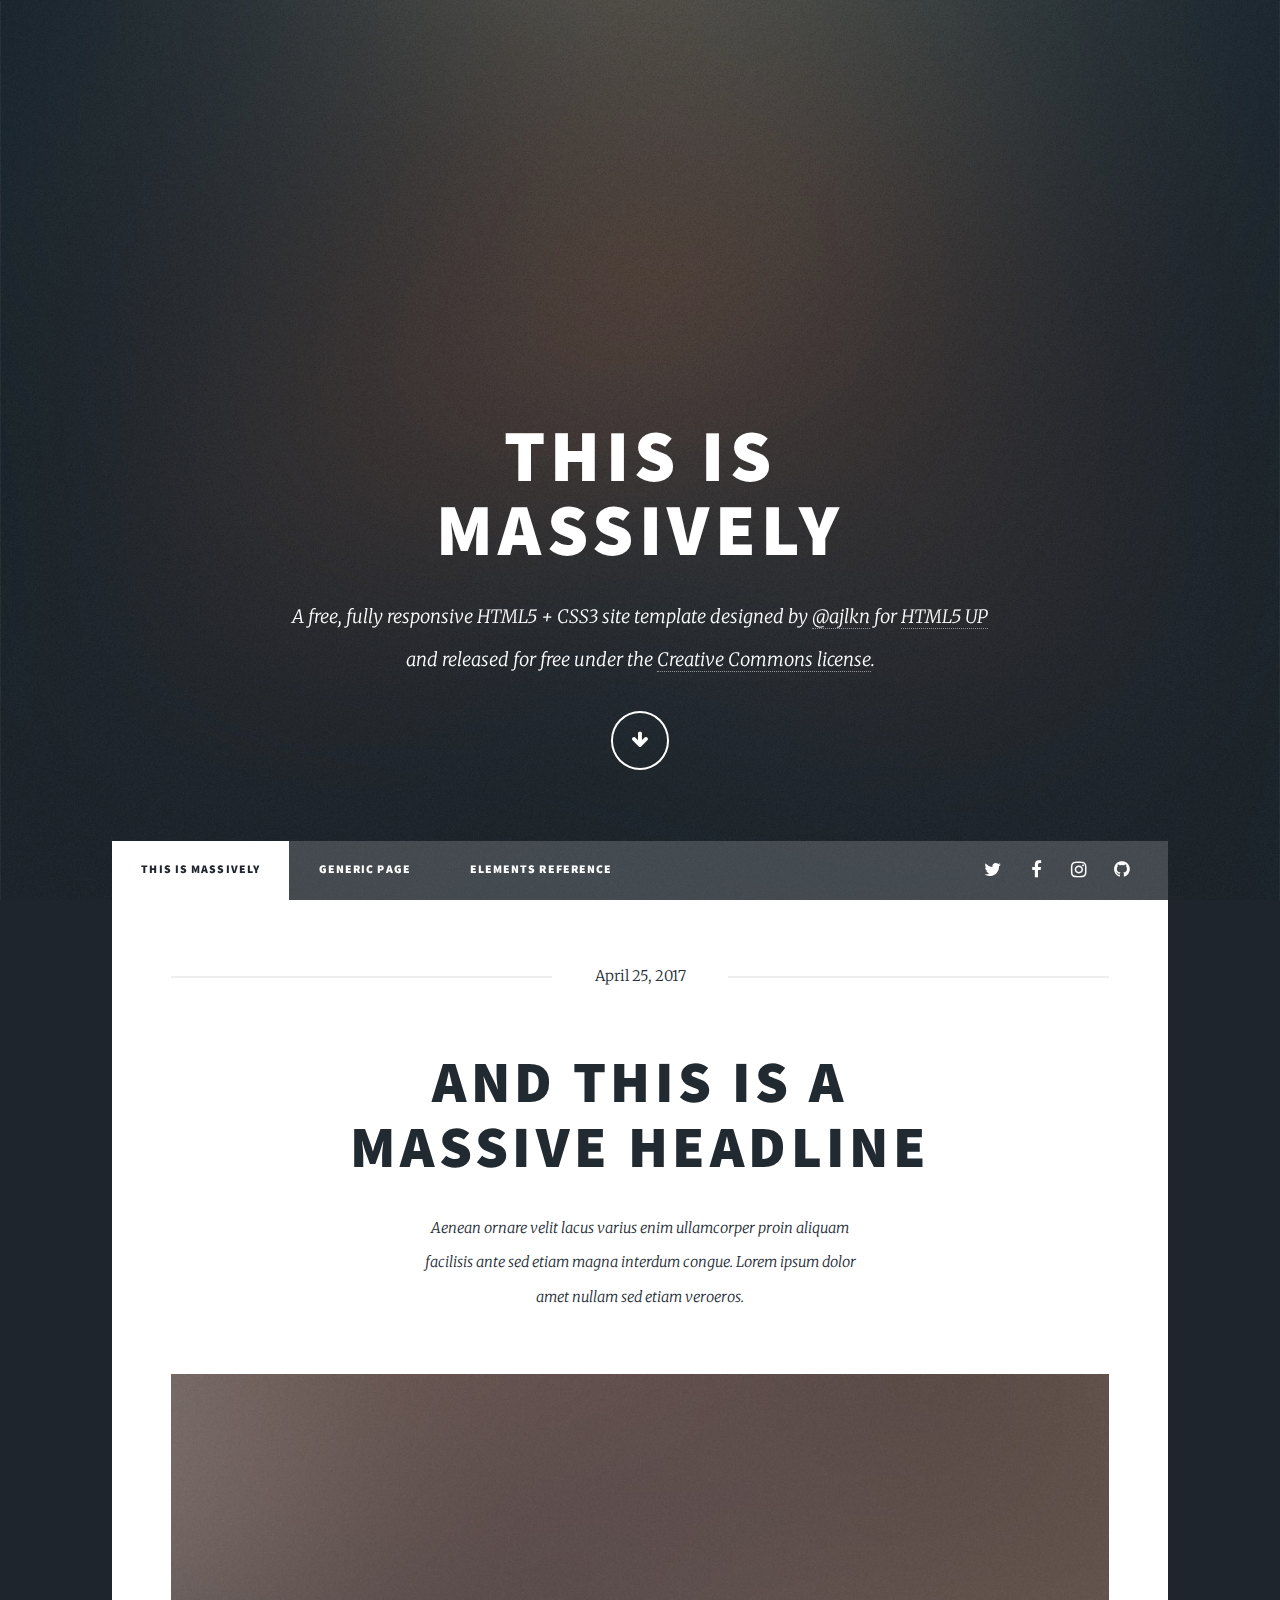
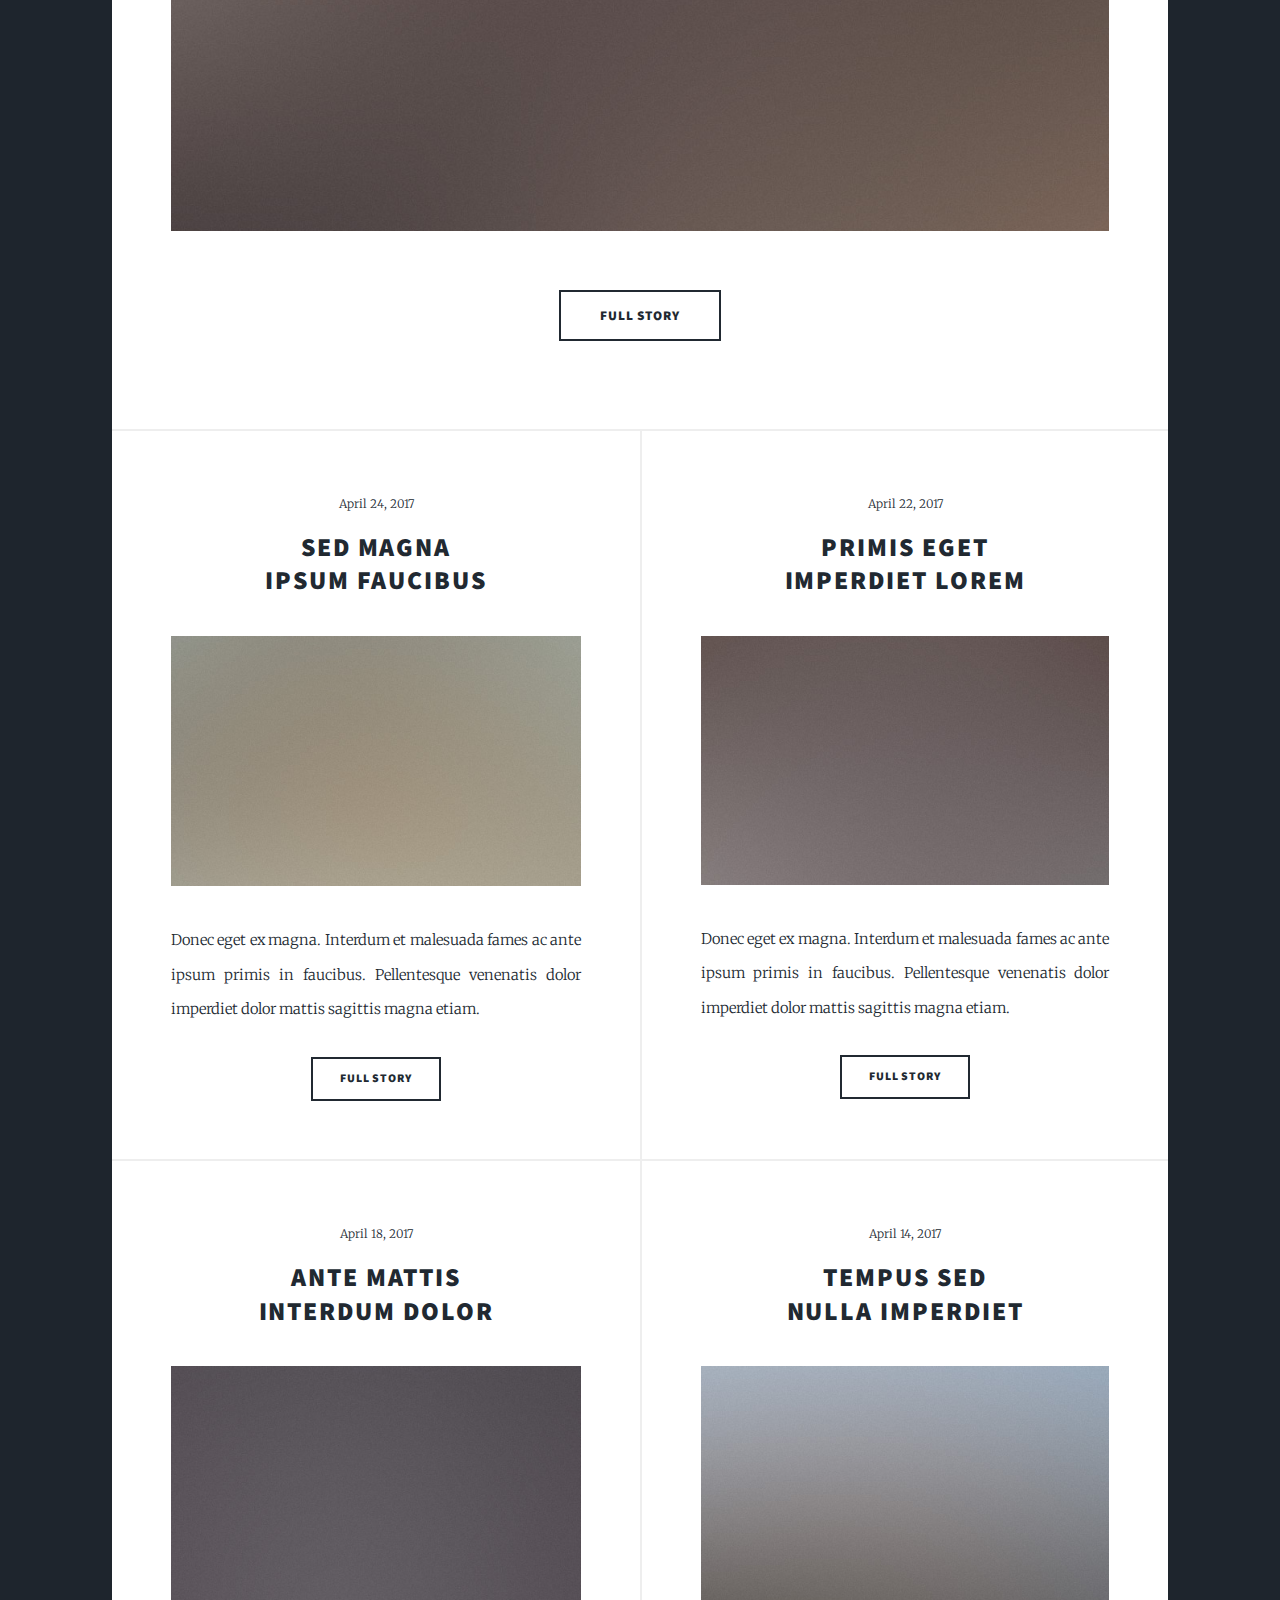
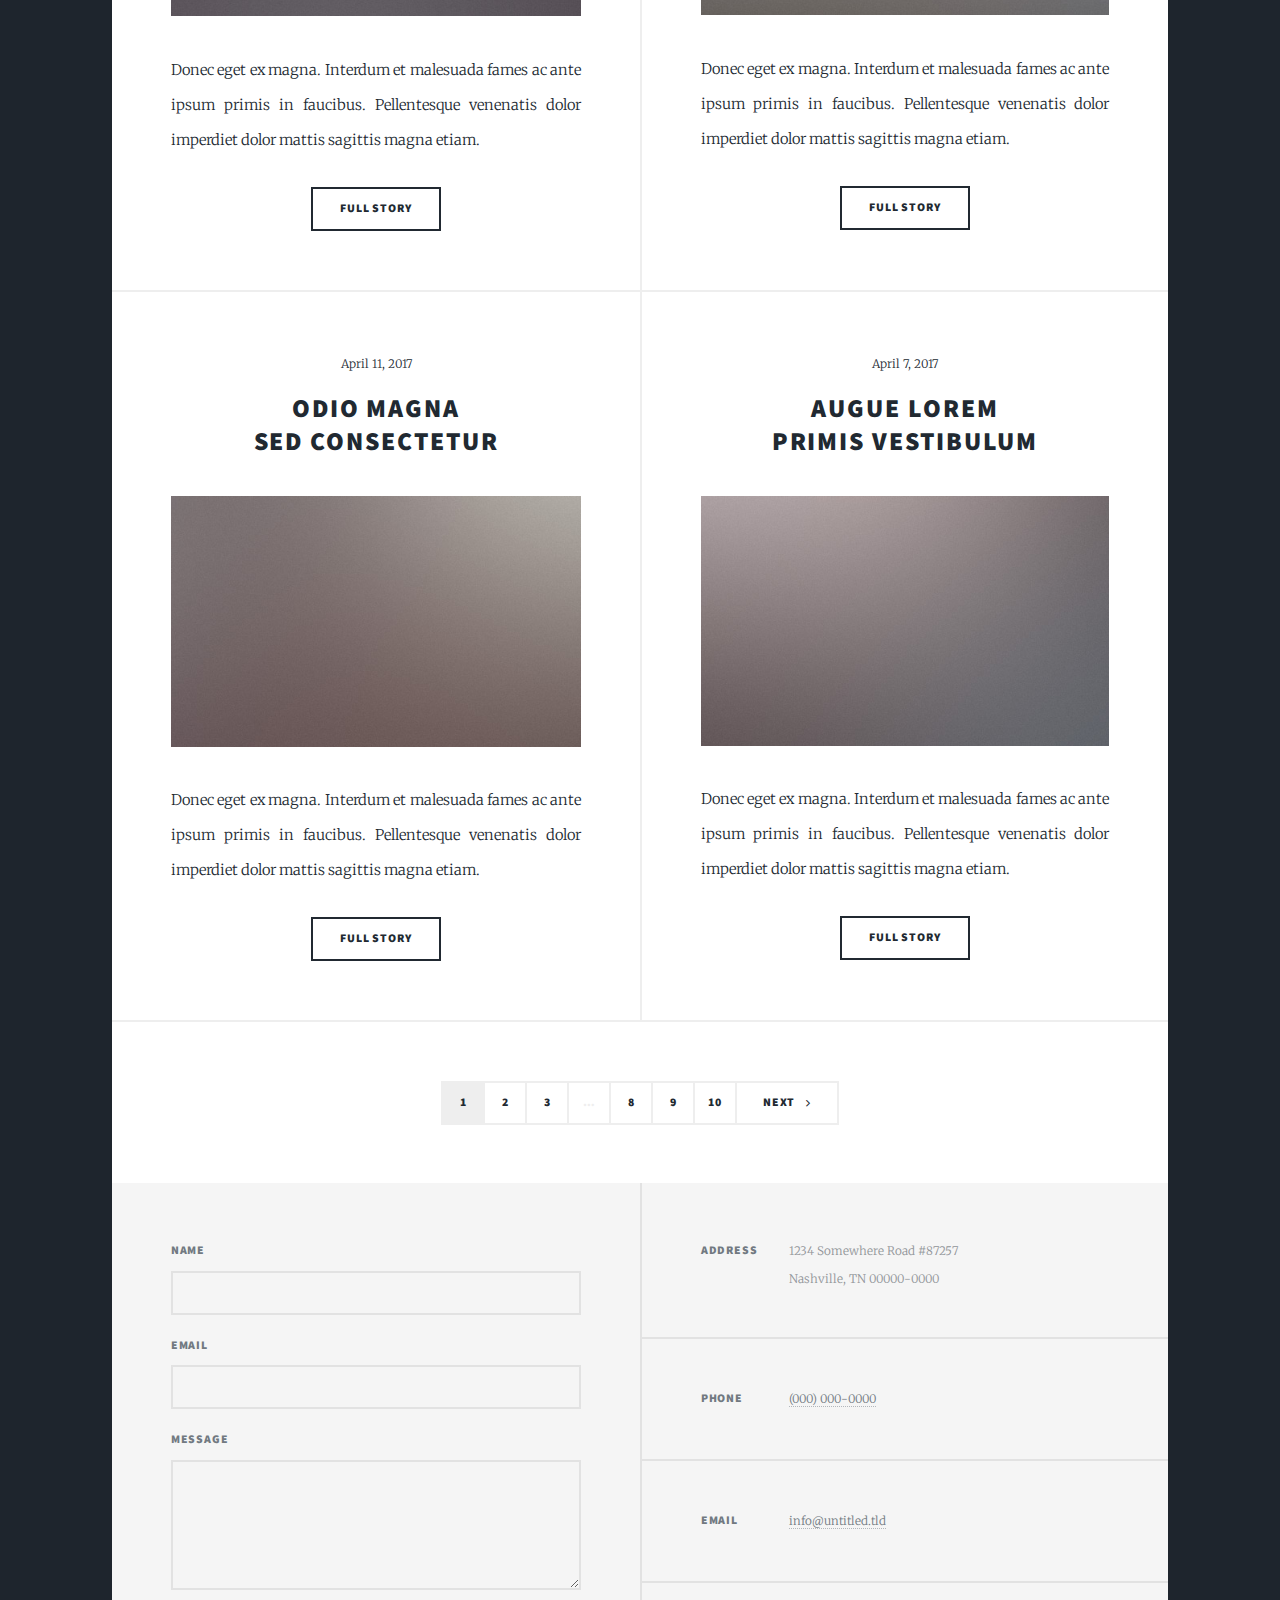
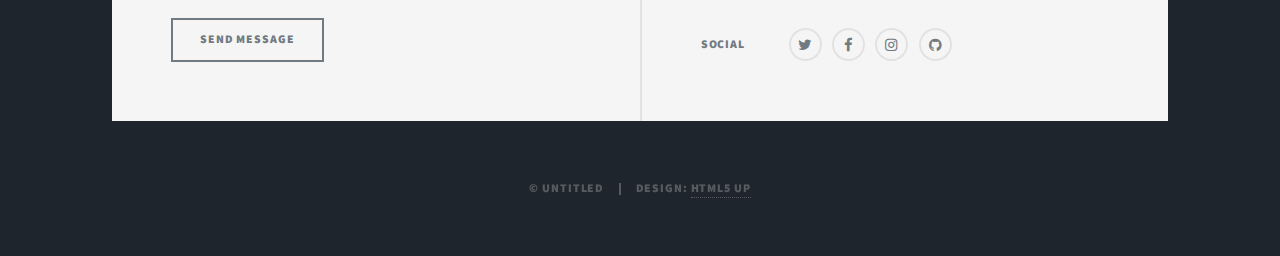
<file: project/WebContent/test/html5up-massively/index.html>
<!DOCTYPE HTML>
<!--
	Massively by HTML5 UP
	html5up.net | @ajlkn
	Free for personal and commercial use under the CCA 3.0 license (html5up.net/license)
-->
<html>
	<head>
		<title>Massively by HTML5 UP</title>
		<meta charset="utf-8" />
		<meta name="viewport" content="width=device-width, initial-scale=1, user-scalable=no" />
		<link rel="stylesheet" href="assets/css/main.css" />
		<noscript><link rel="stylesheet" href="assets/css/noscript.css" /></noscript>
	</head>
	<body class="is-loading">

		<!-- Wrapper -->
			<div id="wrapper" class="fade-in">

				<!-- Intro -->
					<div id="intro">
						<h1>This is<br />
						Massively</h1>
						<p>A free, fully responsive HTML5 + CSS3 site template designed by <a href="https://twitter.com/ajlkn">@ajlkn</a> for <a href="https://html5up.net">HTML5 UP</a><br />
						and released for free under the <a href="https://html5up.net/license">Creative Commons license</a>.</p>
						<ul class="actions">
							<li><a href="#header" class="button icon solo fa-arrow-down scrolly">Continue</a></li>
						</ul>
					</div>

				<!-- Header -->
					<header id="header">
						<a href="index.html" class="logo">Massively</a>
					</header>

				<!-- Nav -->
					<nav id="nav">
						<ul class="links">
							<li class="active"><a href="index.html">This is Massively</a></li>
							<li><a href="generic.html">Generic Page</a></li>
							<li><a href="elements.html">Elements Reference</a></li>
						</ul>
						<ul class="icons">
							<li><a href="#" class="icon fa-twitter"><span class="label">Twitter</span></a></li>
							<li><a href="#" class="icon fa-facebook"><span class="label">Facebook</span></a></li>
							<li><a href="#" class="icon fa-instagram"><span class="label">Instagram</span></a></li>
							<li><a href="#" class="icon fa-github"><span class="label">GitHub</span></a></li>
						</ul>
					</nav>

				<!-- Main -->
					<div id="main">

						<!-- Featured Post -->
							<article class="post featured">
								<header class="major">
									<span class="date">April 25, 2017</span>
									<h2><a href="#">And this is a<br />
									massive headline</a></h2>
									<p>Aenean ornare velit lacus varius enim ullamcorper proin aliquam<br />
									facilisis ante sed etiam magna interdum congue. Lorem ipsum dolor<br />
									amet nullam sed etiam veroeros.</p>
								</header>
								<a href="#" class="image main"><img src="images/pic01.jpg" alt="" /></a>
								<ul class="actions">
									<li><a href="#" class="button big">Full Story</a></li>
								</ul>
							</article>

						<!-- Posts -->
							<section class="posts">
								<article>
									<header>
										<span class="date">April 24, 2017</span>
										<h2><a href="#">Sed magna<br />
										ipsum faucibus</a></h2>
									</header>
									<a href="#" class="image fit"><img src="images/pic02.jpg" alt="" /></a>
									<p>Donec eget ex magna. Interdum et malesuada fames ac ante ipsum primis in faucibus. Pellentesque venenatis dolor imperdiet dolor mattis sagittis magna etiam.</p>
									<ul class="actions">
										<li><a href="#" class="button">Full Story</a></li>
									</ul>
								</article>
								<article>
									<header>
										<span class="date">April 22, 2017</span>
										<h2><a href="#">Primis eget<br />
										imperdiet lorem</a></h2>
									</header>
									<a href="#" class="image fit"><img src="images/pic03.jpg" alt="" /></a>
									<p>Donec eget ex magna. Interdum et malesuada fames ac ante ipsum primis in faucibus. Pellentesque venenatis dolor imperdiet dolor mattis sagittis magna etiam.</p>
									<ul class="actions">
										<li><a href="#" class="button">Full Story</a></li>
									</ul>
								</article>
								<article>
									<header>
										<span class="date">April 18, 2017</span>
										<h2><a href="#">Ante mattis<br />
										interdum dolor</a></h2>
									</header>
									<a href="#" class="image fit"><img src="images/pic04.jpg" alt="" /></a>
									<p>Donec eget ex magna. Interdum et malesuada fames ac ante ipsum primis in faucibus. Pellentesque venenatis dolor imperdiet dolor mattis sagittis magna etiam.</p>
									<ul class="actions">
										<li><a href="#" class="button">Full Story</a></li>
									</ul>
								</article>
								<article>
									<header>
										<span class="date">April 14, 2017</span>
										<h2><a href="#">Tempus sed<br />
										nulla imperdiet</a></h2>
									</header>
									<a href="#" class="image fit"><img src="images/pic05.jpg" alt="" /></a>
									<p>Donec eget ex magna. Interdum et malesuada fames ac ante ipsum primis in faucibus. Pellentesque venenatis dolor imperdiet dolor mattis sagittis magna etiam.</p>
									<ul class="actions">
										<li><a href="#" class="button">Full Story</a></li>
									</ul>
								</article>
								<article>
									<header>
										<span class="date">April 11, 2017</span>
										<h2><a href="#">Odio magna<br />
										sed consectetur</a></h2>
									</header>
									<a href="#" class="image fit"><img src="images/pic06.jpg" alt="" /></a>
									<p>Donec eget ex magna. Interdum et malesuada fames ac ante ipsum primis in faucibus. Pellentesque venenatis dolor imperdiet dolor mattis sagittis magna etiam.</p>
									<ul class="actions">
										<li><a href="#" class="button">Full Story</a></li>
									</ul>
								</article>
								<article>
									<header>
										<span class="date">April 7, 2017</span>
										<h2><a href="#">Augue lorem<br />
										primis vestibulum</a></h2>
									</header>
									<a href="#" class="image fit"><img src="images/pic07.jpg" alt="" /></a>
									<p>Donec eget ex magna. Interdum et malesuada fames ac ante ipsum primis in faucibus. Pellentesque venenatis dolor imperdiet dolor mattis sagittis magna etiam.</p>
									<ul class="actions">
										<li><a href="#" class="button">Full Story</a></li>
									</ul>
								</article>
							</section>

						<!-- Footer -->
							<footer>
								<div class="pagination">
									<!--<a href="#" class="previous">Prev</a>-->
									<a href="#" class="page active">1</a>
									<a href="#" class="page">2</a>
									<a href="#" class="page">3</a>
									<span class="extra">&hellip;</span>
									<a href="#" class="page">8</a>
									<a href="#" class="page">9</a>
									<a href="#" class="page">10</a>
									<a href="#" class="next">Next</a>
								</div>
							</footer>

					</div>

				<!-- Footer -->
					<footer id="footer">
						<section>
							<form method="post" action="#">
								<div class="field">
									<label for="name">Name</label>
									<input type="text" name="name" id="name" />
								</div>
								<div class="field">
									<label for="email">Email</label>
									<input type="text" name="email" id="email" />
								</div>
								<div class="field">
									<label for="message">Message</label>
									<textarea name="message" id="message" rows="3"></textarea>
								</div>
								<ul class="actions">
									<li><input type="submit" value="Send Message" /></li>
								</ul>
							</form>
						</section>
						<section class="split contact">
							<section class="alt">
								<h3>Address</h3>
								<p>1234 Somewhere Road #87257<br />
								Nashville, TN 00000-0000</p>
							</section>
							<section>
								<h3>Phone</h3>
								<p><a href="#">(000) 000-0000</a></p>
							</section>
							<section>
								<h3>Email</h3>
								<p><a href="#">info@untitled.tld</a></p>
							</section>
							<section>
								<h3>Social</h3>
								<ul class="icons alt">
									<li><a href="#" class="icon alt fa-twitter"><span class="label">Twitter</span></a></li>
									<li><a href="#" class="icon alt fa-facebook"><span class="label">Facebook</span></a></li>
									<li><a href="#" class="icon alt fa-instagram"><span class="label">Instagram</span></a></li>
									<li><a href="#" class="icon alt fa-github"><span class="label">GitHub</span></a></li>
								</ul>
							</section>
						</section>
					</footer>

				<!-- Copyright -->
					<div id="copyright">
						<ul><li>&copy; Untitled</li><li>Design: <a href="https://html5up.net">HTML5 UP</a></li></ul>
					</div>

			</div>

		<!-- Scripts -->
			<script src="assets/js/jquery.min.js"></script>
			<script src="assets/js/jquery.scrollex.min.js"></script>
			<script src="assets/js/jquery.scrolly.min.js"></script>
			<script src="assets/js/skel.min.js"></script>
			<script src="assets/js/util.js"></script>
			<script src="assets/js/main.js"></script>

	</body>
</html>
</file>
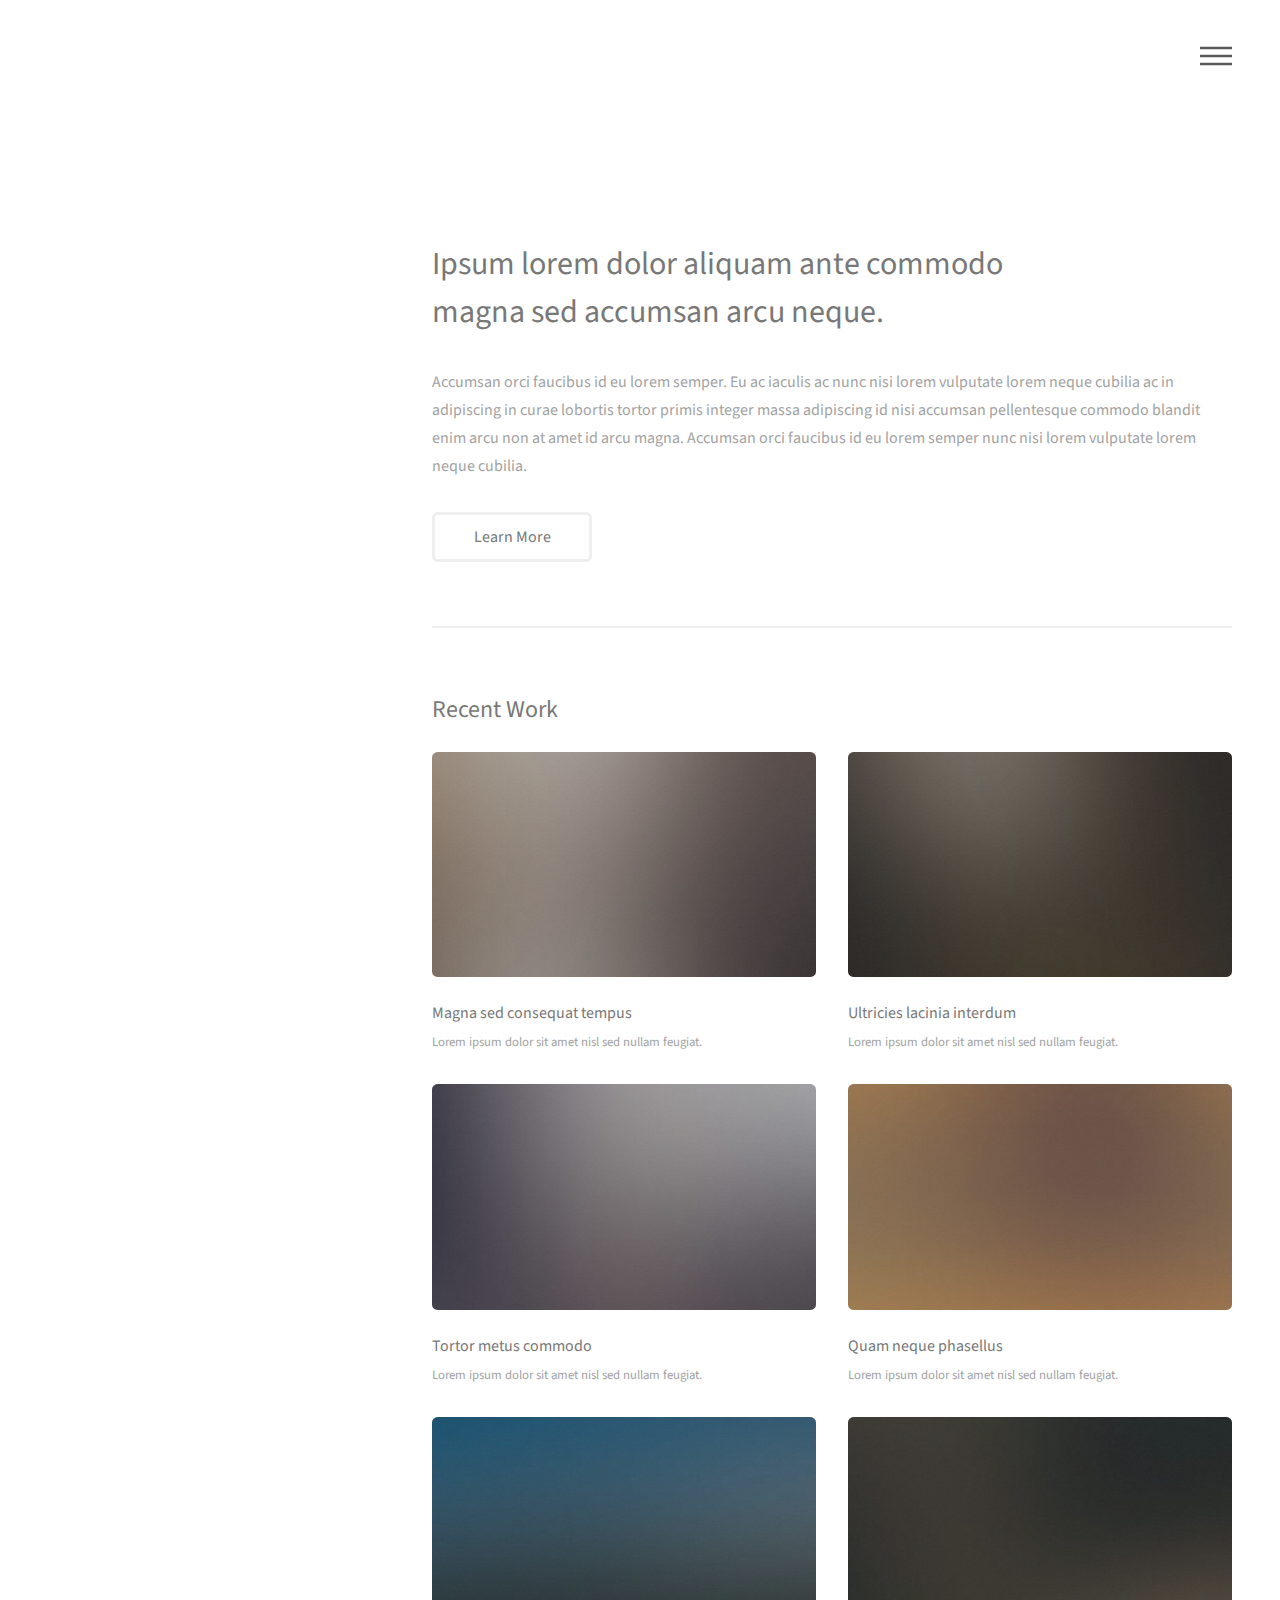
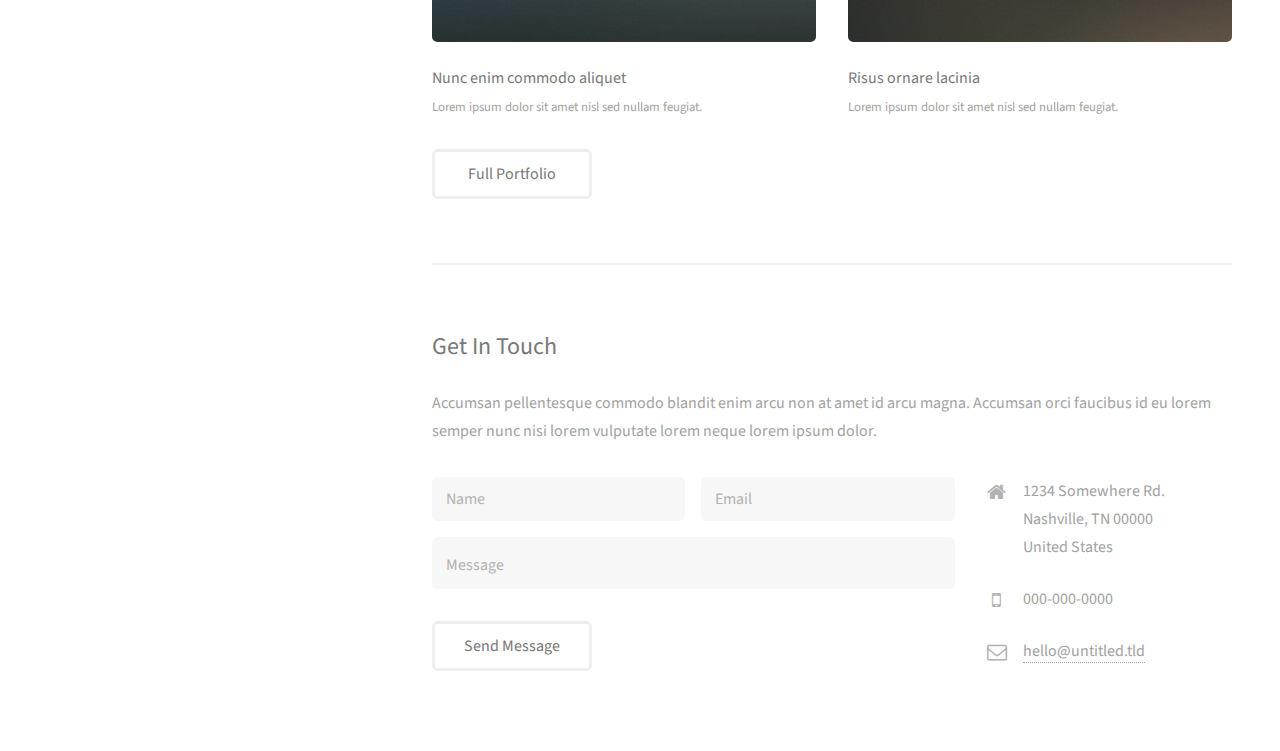
<file: project/WebContent/ym/html5up-strata/index.html>
<!DOCTYPE HTML>
<!--
	Strata by HTML5 UP
	html5up.net | @ajlkn
	Free for personal and commercial use under the CCA 3.0 license (html5up.net/license)
-->
<html>
<head>
<title>Strata by HTML5 UP</title>
<meta charset="utf-8" />
<meta name="viewport" content="width=device-width, initial-scale=1" />
<!--[if lte IE 8]><script src="assets/js/ie/html5shiv.js"></script><![endif]-->
<link rel="stylesheet" href="assets/css/main.css" />
<!--[if lte IE 8]><link rel="stylesheet" href="assets/css/ie8.css" /><![endif]-->
</head>
<body id="top">

	<!-- Header -->

	<!-- Menu -->
	<div id="wrapper">

				<!-- Header -->
					<header id="header">
						<div class="inner">

							<!-- Logo -->
							
							<!-- Nav -->
								<nav>
									<ul>
										<li><a href="#menu">Menu</a></li>
									</ul>
								</nav>

						</div>
					</header>
					<nav id="menu">
						<h2>Menu</h2>
						<ul>
							<li><a href="index.html">Home</a></li>
							<li><a href="generic.html">Ipsum veroeros</a></li>
							<li><a href="generic.html">Tempus etiam</a></li>
							<li><a href="generic.html">Consequat dolor</a></li>
							<li><a href="elements.html">Elements</a></li>
						</ul>
					</nav>

			</div>
	<!-- Main -->
	<div id="main">

		<!-- One -->
		<section id="one">
			<header class="major">
				<h2>
					Ipsum lorem dolor aliquam ante commodo<br /> magna sed accumsan
					arcu neque.
				</h2>
			</header>
			<p>Accumsan orci faucibus id eu lorem semper. Eu ac iaculis ac
				nunc nisi lorem vulputate lorem neque cubilia ac in adipiscing in
				curae lobortis tortor primis integer massa adipiscing id nisi
				accumsan pellentesque commodo blandit enim arcu non at amet id arcu
				magna. Accumsan orci faucibus id eu lorem semper nunc nisi lorem
				vulputate lorem neque cubilia.</p>
			<ul class="actions">
				<li><a href="#" class="button">Learn More</a></li>
			</ul>
		</section>

		<!-- Two -->
		<section id="two">
			<h2>Recent Work</h2>
			<div class="row">
				<article class="6u 12u$(xsmall) work-item">
					<a href="images/fulls/01.jpg" class="image fit thumb"><img src="images/thumbs/01.jpg" alt="" /></a>
					<h3>Magna sed consequat tempus</h3>
					<p>Lorem ipsum dolor sit amet nisl sed nullam feugiat.</p>
				</article>
				<article class="6u$ 12u$(xsmall) work-item">
					<a href="images/fulls/02.jpg" class="image fit thumb"><img	src="images/thumbs/02.jpg" alt="" /></a>
					<h3>Ultricies lacinia interdum</h3>
					<p>Lorem ipsum dolor sit amet nisl sed nullam feugiat.</p>
				</article>
				<article class="6u 12u$(xsmall) work-item">
					<a href="images/fulls/03.jpg" class="image fit thumb"><img
						src="images/thumbs/03.jpg" alt="" /></a>
					<h3>Tortor metus commodo</h3>
					<p>Lorem ipsum dolor sit amet nisl sed nullam feugiat.</p>
				</article>
				<article class="6u$ 12u$(xsmall) work-item">
					<a href="images/fulls/04.jpg" class="image fit thumb"><img
						src="images/thumbs/04.jpg" alt="" /></a>
					<h3>Quam neque phasellus</h3>
					<p>Lorem ipsum dolor sit amet nisl sed nullam feugiat.</p>
				</article>
				<article class="6u 12u$(xsmall) work-item">
					<a href="images/fulls/05.jpg" class="image fit thumb"><img
						src="images/thumbs/05.jpg" alt="" /></a>
					<h3>Nunc enim commodo aliquet</h3>
					<p>Lorem ipsum dolor sit amet nisl sed nullam feugiat.</p>
				</article>
				<article class="6u$ 12u$(xsmall) work-item">
					<a href="images/fulls/06.jpg" class="image fit thumb"><img
						src="images/thumbs/06.jpg" alt="" /></a>
					<h3>Risus ornare lacinia</h3>
					<p>Lorem ipsum dolor sit amet nisl sed nullam feugiat.</p>
				</article>
			</div>
			<ul class="actions">
				<li><a href="#" class="button">Full Portfolio</a></li>
			</ul>
		</section>

		<!-- Three -->
		<section id="three">
			<h2>Get In Touch</h2>
			<p>Accumsan pellentesque commodo blandit enim arcu non at amet id
				arcu magna. Accumsan orci faucibus id eu lorem semper nunc nisi
				lorem vulputate lorem neque lorem ipsum dolor.</p>
			<div class="row">
				<div class="8u 12u$(small)">
					<form method="post" action="#">
						<div class="row uniform 50%">
							<div class="6u 12u$(xsmall)">
								<input type="text" name="name" id="name" placeholder="Name" />
							</div>
							<div class="6u$ 12u$(xsmall)">
								<input type="email" name="email" id="email" placeholder="Email" />
							</div>
							<div class="12u$">
								<textarea name="message" id="message" placeholder="Message"
									rows="4"></textarea>
							</div>
						</div>
					</form>
					<ul class="actions">
						<li><input type="submit" value="Send Message" /></li>
					</ul>
				</div>
				<div class="4u$ 12u$(small)">
					<ul class="labeled-icons">
						<li>
							<h3 class="icon fa-home">
								<span class="label">Address</span>
							</h3> 1234 Somewhere Rd.<br /> Nashville, TN 00000<br /> United
							States
						</li>
						<li>
							<h3 class="icon fa-mobile">
								<span class="label">Phone</span>
							</h3> 000-000-0000
						</li>
						<li>
							<h3 class="icon fa-envelope-o">
								<span class="label">Email</span>
							</h3> <a href="#">hello@untitled.tld</a>
						</li>
					</ul>
				</div>
			</div>
		</section>

		<!-- Four -->
		<!--
					<section id="four">
						<h2>Elements</h2>

						<section>
							<h4>Text</h4>
							<p>This is <b>bold</b> and this is <strong>strong</strong>. This is <i>italic</i> and this is <em>emphasized</em>.
							This is <sup>superscript</sup> text and this is <sub>subscript</sub> text.
							This is <u>underlined</u> and this is code: <code>for (;;) { ... }</code>. Finally, <a href="#">this is a link</a>.</p>
							<hr />
							<header>
								<h4>Heading with a Subtitle</h4>
								<p>Lorem ipsum dolor sit amet nullam id egestas urna aliquam</p>
							</header>
							<p>Nunc lacinia ante nunc ac lobortis. Interdum adipiscing gravida odio porttitor sem non mi integer non faucibus ornare mi ut ante amet placerat aliquet. Volutpat eu sed ante lacinia sapien lorem accumsan varius montes viverra nibh in adipiscing blandit tempus accumsan.</p>
							<header>
								<h5>Heading with a Subtitle</h5>
								<p>Lorem ipsum dolor sit amet nullam id egestas urna aliquam</p>
							</header>
							<p>Nunc lacinia ante nunc ac lobortis. Interdum adipiscing gravida odio porttitor sem non mi integer non faucibus ornare mi ut ante amet placerat aliquet. Volutpat eu sed ante lacinia sapien lorem accumsan varius montes viverra nibh in adipiscing blandit tempus accumsan.</p>
							<hr />
							<h2>Heading Level 2</h2>
							<h3>Heading Level 3</h3>
							<h4>Heading Level 4</h4>
							<h5>Heading Level 5</h5>
							<h6>Heading Level 6</h6>
							<hr />
							<h5>Blockquote</h5>
							<blockquote>Fringilla nisl. Donec accumsan interdum nisi, quis tincidunt felis sagittis eget tempus euismod. Vestibulum ante ipsum primis in faucibus vestibulum. Blandit adipiscing eu felis iaculis volutpat ac adipiscing accumsan faucibus. Vestibulum ante ipsum primis in faucibus lorem ipsum dolor sit amet nullam adipiscing eu felis.</blockquote>
							<h5>Preformatted</h5>
							<pre><code>i = 0;

while (!deck.isInOrder()) {
print 'Iteration ' + i;
deck.shuffle();
i++;
}

print 'It took ' + i + ' iterations to sort the deck.';</code></pre>
						</section>

						<section>
							<h4>Lists</h4>
							<div class="row">
								<div class="6u 12u$(xsmall)">
									<h5>Unordered</h5>
									<ul>
										<li>Dolor pulvinar etiam magna etiam.</li>
										<li>Sagittis adipiscing lorem eleifend.</li>
										<li>Felis enim feugiat dolore viverra.</li>
									</ul>
									<h5>Alternate</h5>
									<ul class="alt">
										<li>Dolor pulvinar etiam magna etiam.</li>
										<li>Sagittis adipiscing lorem eleifend.</li>
										<li>Felis enim feugiat dolore viverra.</li>
									</ul>
								</div>
								<div class="6u$ 12u$(xsmall)">
									<h5>Ordered</h5>
									<ol>
										<li>Dolor pulvinar etiam magna etiam.</li>
										<li>Etiam vel felis at lorem sed viverra.</li>
										<li>Felis enim feugiat dolore viverra.</li>
										<li>Dolor pulvinar etiam magna etiam.</li>
										<li>Etiam vel felis at lorem sed viverra.</li>
										<li>Felis enim feugiat dolore viverra.</li>
									</ol>
									<h5>Icons</h5>
									<ul class="icons">
										<li><a href="#" class="icon fa-twitter"><span class="label">Twitter</span></a></li>
										<li><a href="#" class="icon fa-facebook"><span class="label">Facebook</span></a></li>
										<li><a href="#" class="icon fa-instagram"><span class="label">Instagram</span></a></li>
										<li><a href="#" class="icon fa-github"><span class="label">Github</span></a></li>
										<li><a href="#" class="icon fa-dribbble"><span class="label">Dribbble</span></a></li>
										<li><a href="#" class="icon fa-tumblr"><span class="label">Tumblr</span></a></li>
									</ul>
								</div>
							</div>
							<h5>Actions</h5>
							<ul class="actions">
								<li><a href="#" class="button special">Default</a></li>
								<li><a href="#" class="button">Default</a></li>
							</ul>
							<ul class="actions small">
								<li><a href="#" class="button special small">Small</a></li>
								<li><a href="#" class="button small">Small</a></li>
							</ul>
							<div class="row">
								<div class="6u 12u$(small)">
									<ul class="actions vertical">
										<li><a href="#" class="button special">Default</a></li>
										<li><a href="#" class="button">Default</a></li>
									</ul>
								</div>
								<div class="6u$ 12u$(small)">
									<ul class="actions vertical small">
										<li><a href="#" class="button special small">Small</a></li>
										<li><a href="#" class="button small">Small</a></li>
									</ul>
								</div>
								<div class="6u 12u$(small)">
									<ul class="actions vertical">
										<li><a href="#" class="button special fit">Default</a></li>
										<li><a href="#" class="button fit">Default</a></li>
									</ul>
								</div>
								<div class="6u$ 12u$(small)">
									<ul class="actions vertical small">
										<li><a href="#" class="button special small fit">Small</a></li>
										<li><a href="#" class="button small fit">Small</a></li>
									</ul>
								</div>
							</div>
						</section>

						<section>
							<h4>Table</h4>
							<h5>Default</h5>
							<div class="table-wrapper">
								<table>
									<thead>
										<tr>
											<th>Name</th>
											<th>Description</th>
											<th>Price</th>
										</tr>
									</thead>
									<tbody>
										<tr>
											<td>Item One</td>
											<td>Ante turpis integer aliquet porttitor.</td>
											<td>29.99</td>
										</tr>
										<tr>
											<td>Item Two</td>
											<td>Vis ac commodo adipiscing arcu aliquet.</td>
											<td>19.99</td>
										</tr>
										<tr>
											<td>Item Three</td>
											<td> Morbi faucibus arcu accumsan lorem.</td>
											<td>29.99</td>
										</tr>
										<tr>
											<td>Item Four</td>
											<td>Vitae integer tempus condimentum.</td>
											<td>19.99</td>
										</tr>
										<tr>
											<td>Item Five</td>
											<td>Ante turpis integer aliquet porttitor.</td>
											<td>29.99</td>
										</tr>
									</tbody>
									<tfoot>
										<tr>
											<td colspan="2"></td>
											<td>100.00</td>
										</tr>
									</tfoot>
								</table>
							</div>

							<h5>Alternate</h5>
							<div class="table-wrapper">
								<table class="alt">
									<thead>
										<tr>
											<th>Name</th>
											<th>Description</th>
											<th>Price</th>
										</tr>
									</thead>
									<tbody>
										<tr>
											<td>Item One</td>
											<td>Ante turpis integer aliquet porttitor.</td>
											<td>29.99</td>
										</tr>
										<tr>
											<td>Item Two</td>
											<td>Vis ac commodo adipiscing arcu aliquet.</td>
											<td>19.99</td>
										</tr>
										<tr>
											<td>Item Three</td>
											<td> Morbi faucibus arcu accumsan lorem.</td>
											<td>29.99</td>
										</tr>
										<tr>
											<td>Item Four</td>
											<td>Vitae integer tempus condimentum.</td>
											<td>19.99</td>
										</tr>
										<tr>
											<td>Item Five</td>
											<td>Ante turpis integer aliquet porttitor.</td>
											<td>29.99</td>
										</tr>
									</tbody>
									<tfoot>
										<tr>
											<td colspan="2"></td>
											<td>100.00</td>
										</tr>
									</tfoot>
								</table>
							</div>
						</section>

						<section>
							<h4>Buttons</h4>
							<ul class="actions">
								<li><a href="#" class="button special">Special</a></li>
								<li><a href="#" class="button">Default</a></li>
							</ul>
							<ul class="actions">
								<li><a href="#" class="button big">Big</a></li>
								<li><a href="#" class="button">Default</a></li>
								<li><a href="#" class="button small">Small</a></li>
							</ul>
							<ul class="actions fit">
								<li><a href="#" class="button special fit">Fit</a></li>
								<li><a href="#" class="button fit">Fit</a></li>
							</ul>
							<ul class="actions fit small">
								<li><a href="#" class="button special fit small">Fit + Small</a></li>
								<li><a href="#" class="button fit small">Fit + Small</a></li>
							</ul>
							<ul class="actions">
								<li><a href="#" class="button special icon fa-download">Icon</a></li>
								<li><a href="#" class="button icon fa-download">Icon</a></li>
							</ul>
							<ul class="actions">
								<li><span class="button special disabled">Special</span></li>
								<li><span class="button disabled">Default</span></li>
							</ul>
						</section>

						<section>
							<h4>Form</h4>
							<form method="post" action="#">
								<div class="row uniform 50%">
									<div class="6u 12u$(xsmall)">
										<input type="text" name="demo-name" id="demo-name" value="" placeholder="Name" />
									</div>
									<div class="6u$ 12u$(xsmall)">
										<input type="email" name="demo-email" id="demo-email" value="" placeholder="Email" />
									</div>
									<div class="12u$">
										<div class="select-wrapper">
											<select name="demo-category" id="demo-category">
												<option value="">- Category -</option>
												<option value="1">Manufacturing</option>
												<option value="1">Shipping</option>
												<option value="1">Administration</option>
												<option value="1">Human Resources</option>
											</select>
										</div>
									</div>
									<div class="4u 12u$(small)">
										<input type="radio" id="demo-priority-low" name="demo-priority" checked>
										<label for="demo-priority-low">Low Priority</label>
									</div>
									<div class="4u 12u$(small)">
										<input type="radio" id="demo-priority-normal" name="demo-priority">
										<label for="demo-priority-normal">Normal Priority</label>
									</div>
									<div class="4u$ 12u(small)">
										<input type="radio" id="demo-priority-high" name="demo-priority">
										<label for="demo-priority-high">High Priority</label>
									</div>
									<div class="6u 12u$(small)">
										<input type="checkbox" id="demo-copy" name="demo-copy">
										<label for="demo-copy">Email me a copy of this message</label>
									</div>
									<div class="6u$ 12u$(small)">
										<input type="checkbox" id="demo-human" name="demo-human" checked>
										<label for="demo-human">I am a human and not a robot</label>
									</div>
									<div class="12u$">
										<textarea name="demo-message" id="demo-message" placeholder="Enter your message" rows="6"></textarea>
									</div>
									<div class="12u$">
										<ul class="actions">
											<li><input type="submit" value="Send Message" class="special" /></li>
											<li><input type="reset" value="Reset" /></li>
										</ul>
									</div>
								</div>
							</form>
						</section>

						<section>
							<h4>Image</h4>
							<h5>Fit</h5>
							<div class="box alt">
								<div class="row 50% uniform">
									<div class="12u$"><span class="image fit"><img src="images/fulls/05.jpg" alt="" /></span></div>
									<div class="4u"><span class="image fit"><img src="images/thumbs/01.jpg" alt="" /></span></div>
									<div class="4u"><span class="image fit"><img src="images/thumbs/02.jpg" alt="" /></span></div>
									<div class="4u$"><span class="image fit"><img src="images/thumbs/03.jpg" alt="" /></span></div>
									<div class="4u"><span class="image fit"><img src="images/thumbs/04.jpg" alt="" /></span></div>
									<div class="4u"><span class="image fit"><img src="images/thumbs/05.jpg" alt="" /></span></div>
									<div class="4u$"><span class="image fit"><img src="images/thumbs/06.jpg" alt="" /></span></div>
									<div class="4u"><span class="image fit"><img src="images/thumbs/03.jpg" alt="" /></span></div>
									<div class="4u"><span class="image fit"><img src="images/thumbs/02.jpg" alt="" /></span></div>
									<div class="4u$"><span class="image fit"><img src="images/thumbs/01.jpg" alt="" /></span></div>
								</div>
							</div>
							<h5>Left &amp; Right</h5>
							<p><span class="image left"><img src="images/avatar.jpg" alt="" /></span>Fringilla nisl. Donec accumsan interdum nisi, quis tincidunt felis sagittis eget. tempus euismod. Vestibulum ante ipsum primis in faucibus vestibulum. Blandit adipiscing eu felis iaculis volutpat ac adipiscing accumsan eu faucibus. Integer ac pellentesque praesent tincidunt felis sagittis eget. tempus euismod. Vestibulum ante ipsum primis in faucibus vestibulum. Blandit adipiscing eu felis iaculis volutpat ac adipiscing accumsan eu faucibus. Integer ac pellentesque praesent. Donec accumsan interdum nisi, quis tincidunt felis sagittis eget. tempus euismod. Vestibulum ante ipsum primis in faucibus vestibulum. Blandit adipiscing eu felis iaculis volutpat ac adipiscing accumsan eu faucibus. Integer ac pellentesque praesent tincidunt felis sagittis eget. tempus euismod. Vestibulum ante ipsum primis in faucibus vestibulum. Blandit adipiscing eu felis iaculis volutpat ac adipiscing accumsan eu faucibus. Integer ac pellentesque praesent.</p>
							<p><span class="image right"><img src="images/avatar.jpg" alt="" /></span>Fringilla nisl. Donec accumsan interdum nisi, quis tincidunt felis sagittis eget. tempus euismod. Vestibulum ante ipsum primis in faucibus vestibulum. Blandit adipiscing eu felis iaculis volutpat ac adipiscing accumsan eu faucibus. Integer ac pellentesque praesent tincidunt felis sagittis eget. tempus euismod. Vestibulum ante ipsum primis in faucibus vestibulum. Blandit adipiscing eu felis iaculis volutpat ac adipiscing accumsan eu faucibus. Integer ac pellentesque praesent. Donec accumsan interdum nisi, quis tincidunt felis sagittis eget. tempus euismod. Vestibulum ante ipsum primis in faucibus vestibulum. Blandit adipiscing eu felis iaculis volutpat ac adipiscing accumsan eu faucibus. Integer ac pellentesque praesent tincidunt felis sagittis eget. tempus euismod. Vestibulum ante ipsum primis in faucibus vestibulum. Blandit adipiscing eu felis iaculis volutpat ac adipiscing accumsan eu faucibus. Integer ac pellentesque praesent.</p>
						</section>

					</section>
				-->

	</div>

	<!-- Footer -->


	<!-- Scripts -->
	<script src="assets/js/jquery.min.js"></script>
	<script src="assets/js/jquery.poptrox.min.js"></script>
	<script src="assets/js/skel.min.js"></script>
	<script src="assets/js/util.js"></script>
	<!--[if lte IE 8]><script src="assets/js/ie/respond.min.js"></script><![endif]-->
	<script src="assets/js/main.js"></script>

</body>
</html>
</file>
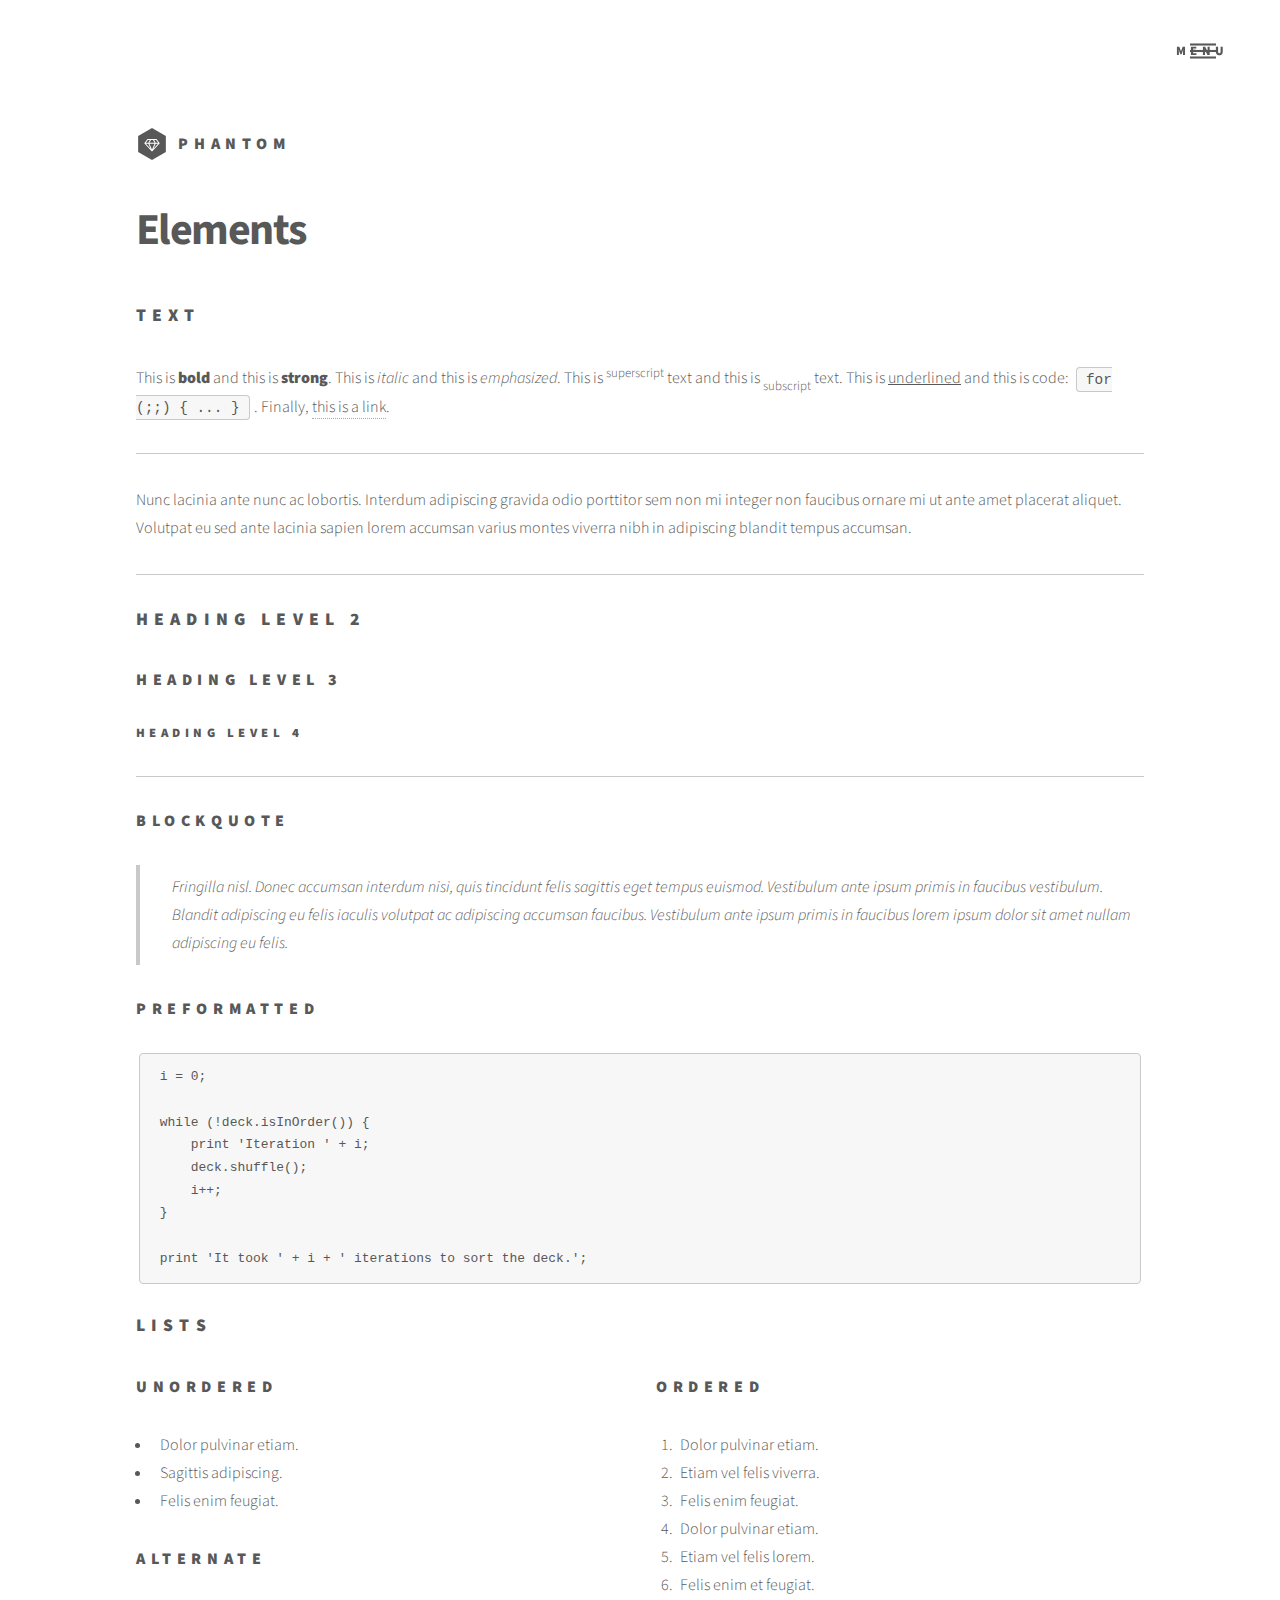
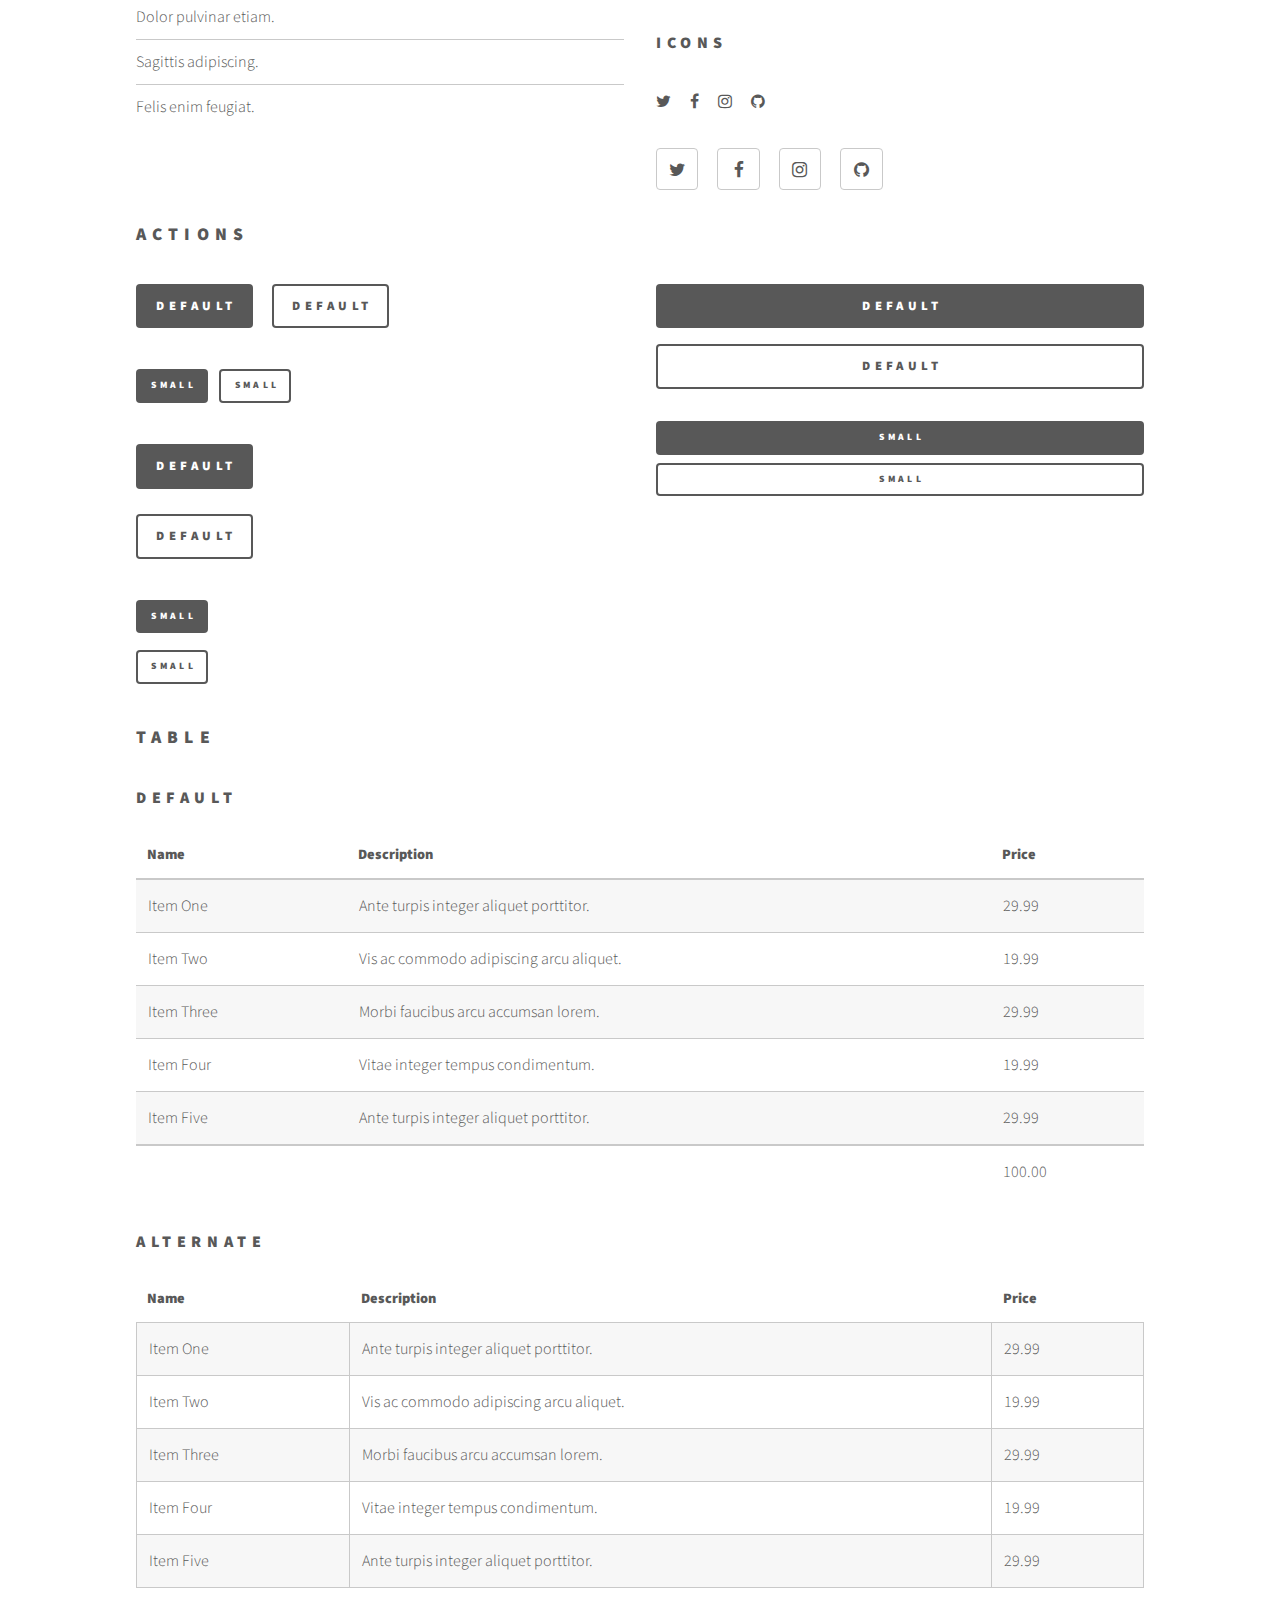
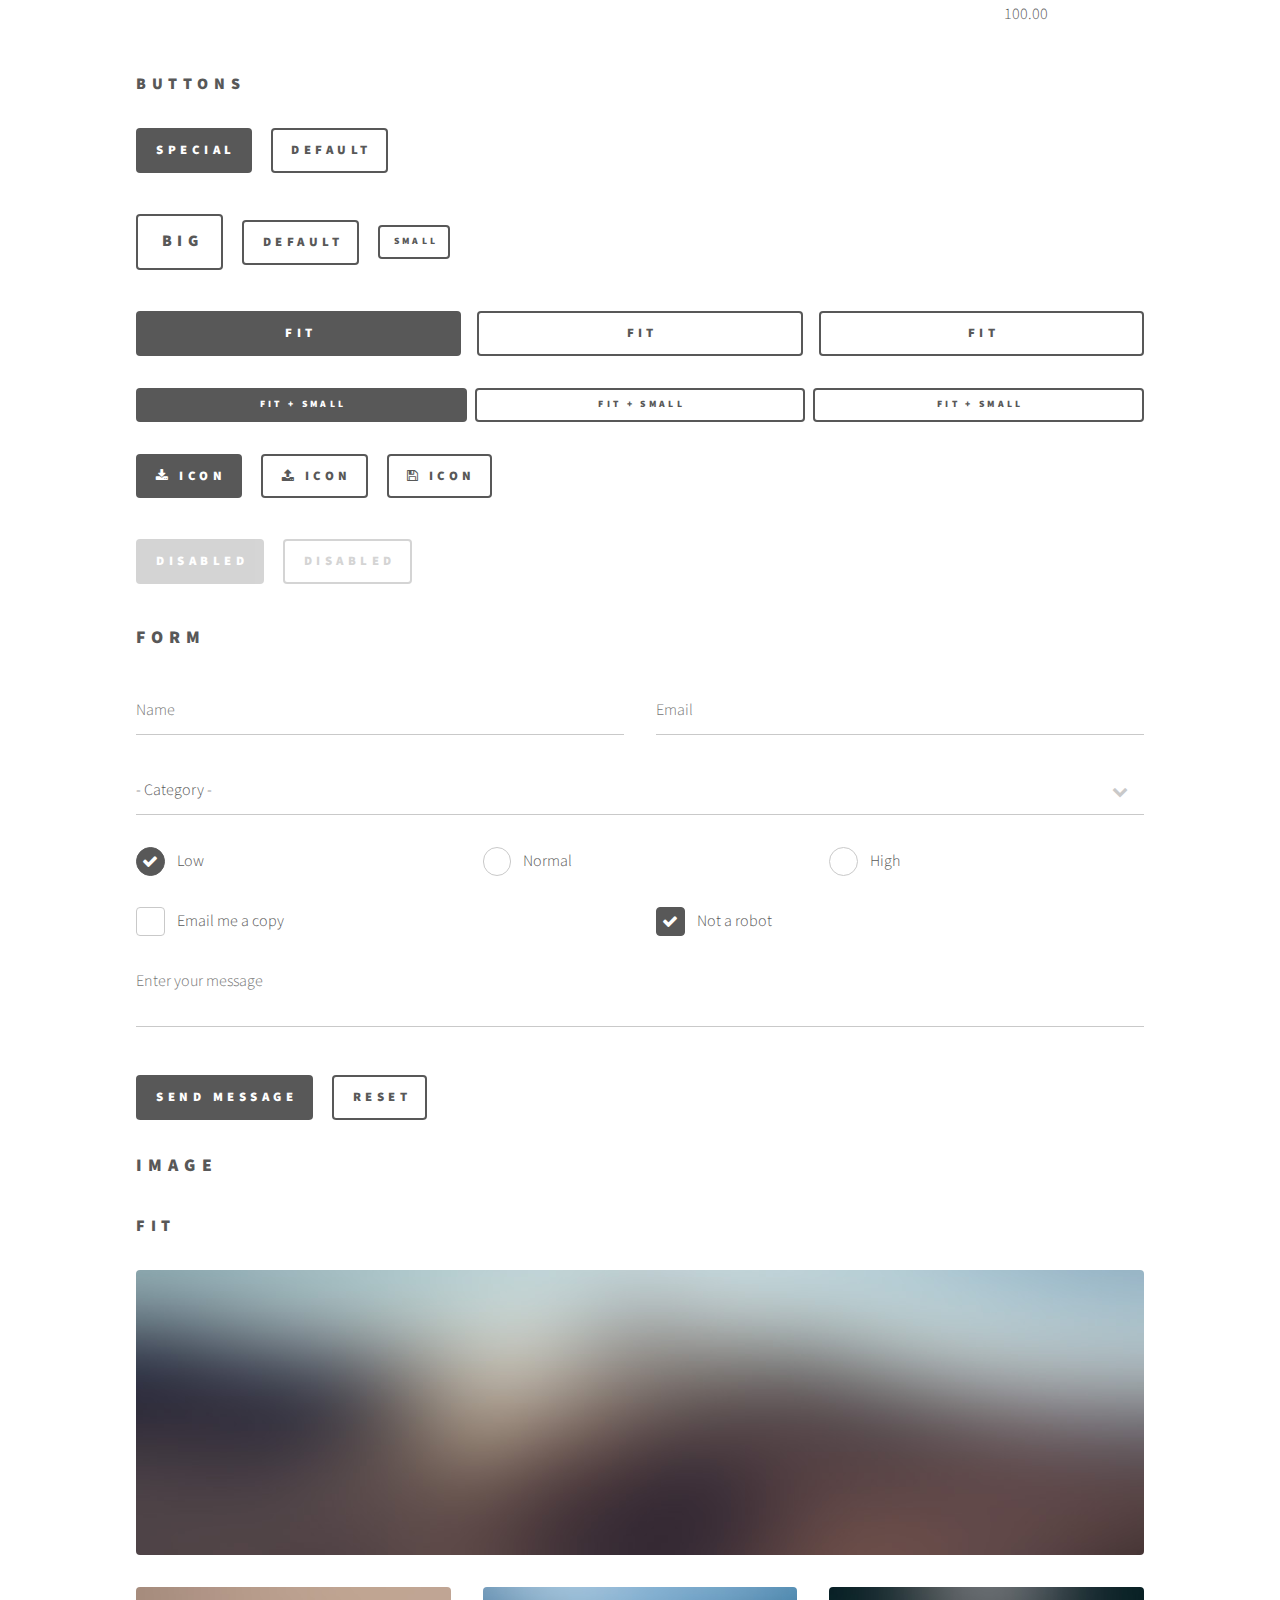
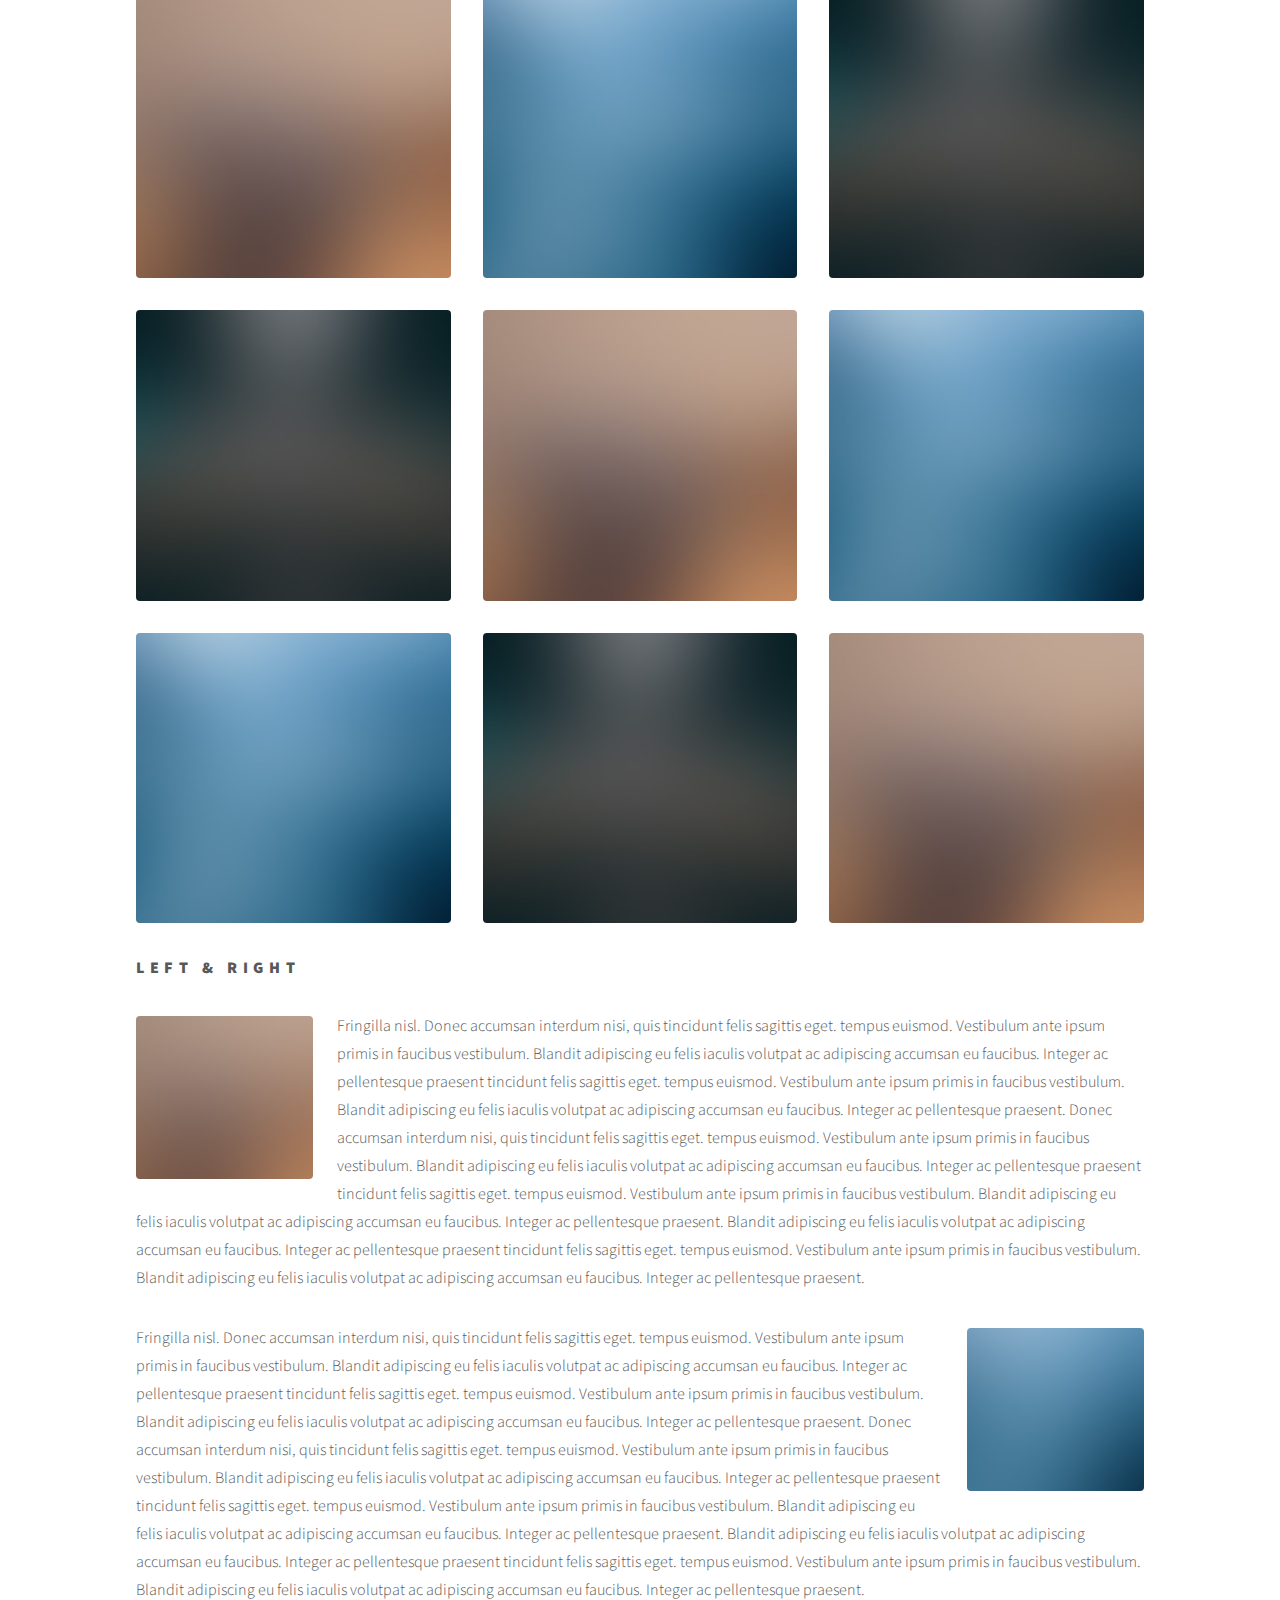
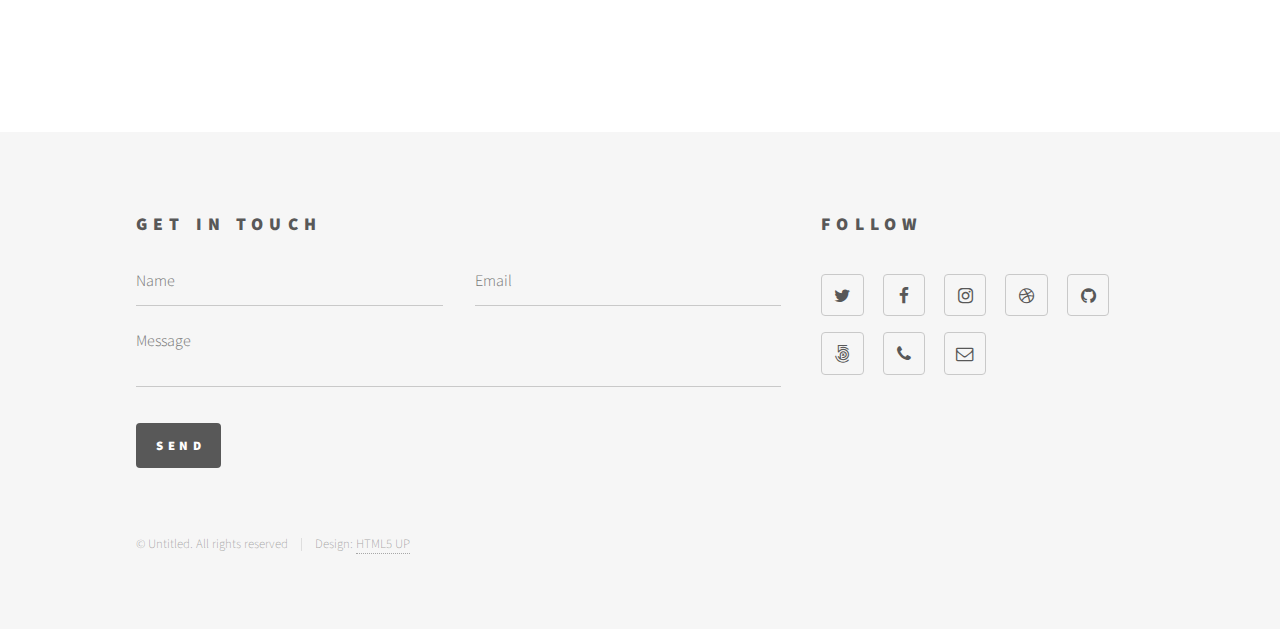
<file: project/WebContent/phantom/elements.html>
<!DOCTYPE HTML>
<!--
	Phantom by HTML5 UP
	html5up.net | @ajlkn
	Free for personal and commercial use under the CCA 3.0 license (html5up.net/license)
-->
<html>
	<head>
		<title>Elements - Phantom by HTML5 UP</title>
		<meta charset="utf-8" />
		<meta name="viewport" content="width=device-width, initial-scale=1" />
		<!--[if lte IE 8]><script src="assets/js/ie/html5shiv.js"></script><![endif]-->
		<link rel="stylesheet" href="assets/css/main.css" />
		<!--[if lte IE 9]><link rel="stylesheet" href="assets/css/ie9.css" /><![endif]-->
		<!--[if lte IE 8]><link rel="stylesheet" href="assets/css/ie8.css" /><![endif]-->
	</head>
	<body>
		<!-- Wrapper -->
			<div id="wrapper">

				<!-- Header -->
					<header id="header">
						<div class="inner">

							<!-- Logo -->
								<a href="index.html" class="logo">
									<span class="symbol"><img src="images/logo.svg" alt="" /></span><span class="title">Phantom</span>
								</a>

							<!-- Nav -->
								<nav>
									<ul>
										<li><a href="#menu">Menu</a></li>
									</ul>
								</nav>

						</div>
					</header>

				<!-- Menu -->
					<nav id="menu">
						<h2>Menu</h2>
						<ul>
							<li><a href="index.html">Home</a></li>
							<li><a href="generic.html">Ipsum veroeros</a></li>
							<li><a href="generic.html">Tempus etiam</a></li>
							<li><a href="generic.html">Consequat dolor</a></li>
							<li><a href="elements.html">Elements</a></li>
						</ul>
					</nav>

				<!-- Main -->
					<div id="main">
						<div class="inner">
							<h1>Elements</h1>

							<!-- Text -->
								<section>
									<h2>Text</h2>
									<p>This is <b>bold</b> and this is <strong>strong</strong>. This is <i>italic</i> and this is <em>emphasized</em>.
									This is <sup>superscript</sup> text and this is <sub>subscript</sub> text.
									This is <u>underlined</u> and this is code: <code>for (;;) { ... }</code>. Finally, <a href="#">this is a link</a>.</p>
									<hr />
									<p>Nunc lacinia ante nunc ac lobortis. Interdum adipiscing gravida odio porttitor sem non mi integer non faucibus ornare mi ut ante amet placerat aliquet. Volutpat eu sed ante lacinia sapien lorem accumsan varius montes viverra nibh in adipiscing blandit tempus accumsan.</p>
									<hr />
									<h2>Heading Level 2</h2>
									<h3>Heading Level 3</h3>
									<h4>Heading Level 4</h4>
									<hr />
									<h3>Blockquote</h3>
									<blockquote>Fringilla nisl. Donec accumsan interdum nisi, quis tincidunt felis sagittis eget tempus euismod. Vestibulum ante ipsum primis in faucibus vestibulum. Blandit adipiscing eu felis iaculis volutpat ac adipiscing accumsan faucibus. Vestibulum ante ipsum primis in faucibus lorem ipsum dolor sit amet nullam adipiscing eu felis.</blockquote>
									<h3>Preformatted</h3>
									<pre><code>i = 0;

while (!deck.isInOrder()) {
    print 'Iteration ' + i;
    deck.shuffle();
    i++;
}

print 'It took ' + i + ' iterations to sort the deck.';</code></pre>
								</section>

							<!-- Lists -->
								<section>
									<h2>Lists</h2>
									<div class="row">
										<div class="6u 12u$(medium)">
											<h3>Unordered</h3>
											<ul>
												<li>Dolor pulvinar etiam.</li>
												<li>Sagittis adipiscing.</li>
												<li>Felis enim feugiat.</li>
											</ul>
											<h3>Alternate</h3>
											<ul class="alt">
												<li>Dolor pulvinar etiam.</li>
												<li>Sagittis adipiscing.</li>
												<li>Felis enim feugiat.</li>
											</ul>
										</div>
										<div class="6u$ 12u$(medium)">
											<h3>Ordered</h3>
											<ol>
												<li>Dolor pulvinar etiam.</li>
												<li>Etiam vel felis viverra.</li>
												<li>Felis enim feugiat.</li>
												<li>Dolor pulvinar etiam.</li>
												<li>Etiam vel felis lorem.</li>
												<li>Felis enim et feugiat.</li>
											</ol>
											<h3>Icons</h3>
											<ul class="icons">
												<li><a href="#" class="icon style1 fa-twitter"><span class="label">Twitter</span></a></li>
												<li><a href="#" class="icon style1 fa-facebook"><span class="label">Facebook</span></a></li>
												<li><a href="#" class="icon style1 fa-instagram"><span class="label">Instagram</span></a></li>
												<li><a href="#" class="icon style1 fa-github"><span class="label">Github</span></a></li>
											</ul>
											<ul class="icons">
												<li><a href="#" class="icon style2 fa-twitter"><span class="label">Twitter</span></a></li>
												<li><a href="#" class="icon style2 fa-facebook"><span class="label">Facebook</span></a></li>
												<li><a href="#" class="icon style2 fa-instagram"><span class="label">Instagram</span></a></li>
												<li><a href="#" class="icon style2 fa-github"><span class="label">Github</span></a></li>
											</ul>
										</div>
									</div>
									<h2>Actions</h2>
									<div class="row">
										<div class="6u 12u$(medium)">
											<ul class="actions">
												<li><a href="#" class="button special">Default</a></li>
												<li><a href="#" class="button">Default</a></li>
											</ul>
											<ul class="actions small">
												<li><a href="#" class="button special small">Small</a></li>
												<li><a href="#" class="button small">Small</a></li>
											</ul>
											<ul class="actions vertical">
												<li><a href="#" class="button special">Default</a></li>
												<li><a href="#" class="button">Default</a></li>
											</ul>
											<ul class="actions vertical small">
												<li><a href="#" class="button special small">Small</a></li>
												<li><a href="#" class="button small">Small</a></li>
											</ul>
										</div>
										<div class="6u 12u$(medium)">
											<ul class="actions vertical">
												<li><a href="#" class="button special fit">Default</a></li>
												<li><a href="#" class="button fit">Default</a></li>
											</ul>
											<ul class="actions vertical small">
												<li><a href="#" class="button special small fit">Small</a></li>
												<li><a href="#" class="button small fit">Small</a></li>
											</ul>
										</div>
									</div>
								</section>

							<!-- Table -->
								<section>
									<h2>Table</h2>
									<h3>Default</h3>
									<div class="table-wrapper">
										<table>
											<thead>
												<tr>
													<th>Name</th>
													<th>Description</th>
													<th>Price</th>
												</tr>
											</thead>
											<tbody>
												<tr>
													<td>Item One</td>
													<td>Ante turpis integer aliquet porttitor.</td>
													<td>29.99</td>
												</tr>
												<tr>
													<td>Item Two</td>
													<td>Vis ac commodo adipiscing arcu aliquet.</td>
													<td>19.99</td>
												</tr>
												<tr>
													<td>Item Three</td>
													<td> Morbi faucibus arcu accumsan lorem.</td>
													<td>29.99</td>
												</tr>
												<tr>
													<td>Item Four</td>
													<td>Vitae integer tempus condimentum.</td>
													<td>19.99</td>
												</tr>
												<tr>
													<td>Item Five</td>
													<td>Ante turpis integer aliquet porttitor.</td>
													<td>29.99</td>
												</tr>
											</tbody>
											<tfoot>
												<tr>
													<td colspan="2"></td>
													<td>100.00</td>
												</tr>
											</tfoot>
										</table>
									</div>

									<h3>Alternate</h3>
									<div class="table-wrapper">
										<table class="alt">
											<thead>
												<tr>
													<th>Name</th>
													<th>Description</th>
													<th>Price</th>
												</tr>
											</thead>
											<tbody>
												<tr>
													<td>Item One</td>
													<td>Ante turpis integer aliquet porttitor.</td>
													<td>29.99</td>
												</tr>
												<tr>
													<td>Item Two</td>
													<td>Vis ac commodo adipiscing arcu aliquet.</td>
													<td>19.99</td>
												</tr>
												<tr>
													<td>Item Three</td>
													<td> Morbi faucibus arcu accumsan lorem.</td>
													<td>29.99</td>
												</tr>
												<tr>
													<td>Item Four</td>
													<td>Vitae integer tempus condimentum.</td>
													<td>19.99</td>
												</tr>
												<tr>
													<td>Item Five</td>
													<td>Ante turpis integer aliquet porttitor.</td>
													<td>29.99</td>
												</tr>
											</tbody>
											<tfoot>
												<tr>
													<td colspan="2"></td>
													<td>100.00</td>
												</tr>
											</tfoot>
										</table>
									</div>
								</section>

							<!-- Buttons -->
								<section>
									<h3>Buttons</h3>
									<ul class="actions">
										<li><a href="#" class="button special">Special</a></li>
										<li><a href="#" class="button">Default</a></li>
									</ul>
									<ul class="actions">
										<li><a href="#" class="button big">Big</a></li>
										<li><a href="#" class="button">Default</a></li>
										<li><a href="#" class="button small">Small</a></li>
									</ul>
									<ul class="actions fit">
										<li><a href="#" class="button special fit">Fit</a></li>
										<li><a href="#" class="button fit">Fit</a></li>
										<li><a href="#" class="button fit">Fit</a></li>
									</ul>
									<ul class="actions fit small">
										<li><a href="#" class="button special fit small">Fit + Small</a></li>
										<li><a href="#" class="button fit small">Fit + Small</a></li>
										<li><a href="#" class="button fit small">Fit + Small</a></li>
									</ul>
									<ul class="actions">
										<li><a href="#" class="button special icon fa-download">Icon</a></li>
										<li><a href="#" class="button icon fa-upload">Icon</a></li>
										<li><a href="#" class="button icon fa-save">Icon</a></li>
									</ul>
									<ul class="actions">
										<li><span class="button special disabled">Disabled</span></li>
										<li><span class="button disabled">Disabled</span></li>
									</ul>
								</section>

							<!-- Form -->
								<section>
									<h2>Form</h2>
									<form method="post" action="#">
										<div class="row uniform">
											<div class="6u 12u$(xsmall)">
												<input type="text" name="demo-name" id="demo-name" value="" placeholder="Name" />
											</div>
											<div class="6u$ 12u$(xsmall)">
												<input type="email" name="demo-email" id="demo-email" value="" placeholder="Email" />
											</div>
											<div class="12u$">
												<div class="select-wrapper">
													<select name="demo-category" id="demo-category">
														<option value="">- Category -</option>
														<option value="1">Manufacturing</option>
														<option value="1">Shipping</option>
														<option value="1">Administration</option>
														<option value="1">Human Resources</option>
													</select>
												</div>
											</div>
											<div class="4u 12u$(small)">
												<input type="radio" id="demo-priority-low" name="demo-priority" checked>
												<label for="demo-priority-low">Low</label>
											</div>
											<div class="4u 12u$(small)">
												<input type="radio" id="demo-priority-normal" name="demo-priority">
												<label for="demo-priority-normal">Normal</label>
											</div>
											<div class="4u$ 12u$(small)">
												<input type="radio" id="demo-priority-high" name="demo-priority">
												<label for="demo-priority-high">High</label>
											</div>
											<div class="6u 12u$(small)">
												<input type="checkbox" id="demo-copy" name="demo-copy">
												<label for="demo-copy">Email me a copy</label>
											</div>
											<div class="6u$ 12u$(small)">
												<input type="checkbox" id="demo-human" name="demo-human" checked>
												<label for="demo-human">Not a robot</label>
											</div>
											<div class="12u$">
												<textarea name="demo-message" id="demo-message" placeholder="Enter your message" rows="6"></textarea>
											</div>
											<div class="12u$">
												<ul class="actions">
													<li><input type="submit" value="Send Message" class="special" /></li>
													<li><input type="reset" value="Reset" /></li>
												</ul>
											</div>
										</div>
									</form>
								</section>

							<!-- Image -->
								<section>
									<h2>Image</h2>
									<h3>Fit</h3>
									<div class="box alt">
										<div class="row uniform">
											<div class="12u$"><span class="image fit"><img src="images/pic13.jpg" alt="" /></span></div>
											<div class="4u"><span class="image fit"><img src="images/pic01.jpg" alt="" /></span></div>
											<div class="4u"><span class="image fit"><img src="images/pic02.jpg" alt="" /></span></div>
											<div class="4u$"><span class="image fit"><img src="images/pic03.jpg" alt="" /></span></div>
											<div class="4u"><span class="image fit"><img src="images/pic03.jpg" alt="" /></span></div>
											<div class="4u"><span class="image fit"><img src="images/pic01.jpg" alt="" /></span></div>
											<div class="4u$"><span class="image fit"><img src="images/pic02.jpg" alt="" /></span></div>
											<div class="4u"><span class="image fit"><img src="images/pic02.jpg" alt="" /></span></div>
											<div class="4u"><span class="image fit"><img src="images/pic03.jpg" alt="" /></span></div>
											<div class="4u$"><span class="image fit"><img src="images/pic01.jpg" alt="" /></span></div>
										</div>
									</div>
									<h3>Left &amp; Right</h3>
									<p><span class="image left"><img src="images/pic14.jpg" alt="" /></span>Fringilla nisl. Donec accumsan interdum nisi, quis tincidunt felis sagittis eget. tempus euismod. Vestibulum ante ipsum primis in faucibus vestibulum. Blandit adipiscing eu felis iaculis volutpat ac adipiscing accumsan eu faucibus. Integer ac pellentesque praesent tincidunt felis sagittis eget. tempus euismod. Vestibulum ante ipsum primis in faucibus vestibulum. Blandit adipiscing eu felis iaculis volutpat ac adipiscing accumsan eu faucibus. Integer ac pellentesque praesent. Donec accumsan interdum nisi, quis tincidunt felis sagittis eget. tempus euismod. Vestibulum ante ipsum primis in faucibus vestibulum. Blandit adipiscing eu felis iaculis volutpat ac adipiscing accumsan eu faucibus. Integer ac pellentesque praesent tincidunt felis sagittis eget. tempus euismod. Vestibulum ante ipsum primis in faucibus vestibulum. Blandit adipiscing eu felis iaculis volutpat ac adipiscing accumsan eu faucibus. Integer ac pellentesque praesent. Blandit adipiscing eu felis iaculis volutpat ac adipiscing accumsan eu faucibus. Integer ac pellentesque praesent tincidunt felis sagittis eget. tempus euismod. Vestibulum ante ipsum primis in faucibus vestibulum. Blandit adipiscing eu felis iaculis volutpat ac adipiscing accumsan eu faucibus. Integer ac pellentesque praesent.</p>
									<p><span class="image right"><img src="images/pic15.jpg" alt="" /></span>Fringilla nisl. Donec accumsan interdum nisi, quis tincidunt felis sagittis eget. tempus euismod. Vestibulum ante ipsum primis in faucibus vestibulum. Blandit adipiscing eu felis iaculis volutpat ac adipiscing accumsan eu faucibus. Integer ac pellentesque praesent tincidunt felis sagittis eget. tempus euismod. Vestibulum ante ipsum primis in faucibus vestibulum. Blandit adipiscing eu felis iaculis volutpat ac adipiscing accumsan eu faucibus. Integer ac pellentesque praesent. Donec accumsan interdum nisi, quis tincidunt felis sagittis eget. tempus euismod. Vestibulum ante ipsum primis in faucibus vestibulum. Blandit adipiscing eu felis iaculis volutpat ac adipiscing accumsan eu faucibus. Integer ac pellentesque praesent tincidunt felis sagittis eget. tempus euismod. Vestibulum ante ipsum primis in faucibus vestibulum. Blandit adipiscing eu felis iaculis volutpat ac adipiscing accumsan eu faucibus. Integer ac pellentesque praesent. Blandit adipiscing eu felis iaculis volutpat ac adipiscing accumsan eu faucibus. Integer ac pellentesque praesent tincidunt felis sagittis eget. tempus euismod. Vestibulum ante ipsum primis in faucibus vestibulum. Blandit adipiscing eu felis iaculis volutpat ac adipiscing accumsan eu faucibus. Integer ac pellentesque praesent.</p>
								</section>

						</div>
					</div>

				<!-- Footer -->
					<footer id="footer">
						<div class="inner">
							<section>
								<h2>Get in touch</h2>
								<form method="post" action="#">
									<div class="field half first">
										<input type="text" name="name" id="name" placeholder="Name" />
									</div>
									<div class="field half">
										<input type="email" name="email" id="email" placeholder="Email" />
									</div>
									<div class="field">
										<textarea name="message" id="message" placeholder="Message"></textarea>
									</div>
									<ul class="actions">
										<li><input type="submit" value="Send" class="special" /></li>
									</ul>
								</form>
							</section>
							<section>
								<h2>Follow</h2>
								<ul class="icons">
									<li><a href="#" class="icon style2 fa-twitter"><span class="label">Twitter</span></a></li>
									<li><a href="#" class="icon style2 fa-facebook"><span class="label">Facebook</span></a></li>
									<li><a href="#" class="icon style2 fa-instagram"><span class="label">Instagram</span></a></li>
									<li><a href="#" class="icon style2 fa-dribbble"><span class="label">Dribbble</span></a></li>
									<li><a href="#" class="icon style2 fa-github"><span class="label">GitHub</span></a></li>
									<li><a href="#" class="icon style2 fa-500px"><span class="label">500px</span></a></li>
									<li><a href="#" class="icon style2 fa-phone"><span class="label">Phone</span></a></li>
									<li><a href="#" class="icon style2 fa-envelope-o"><span class="label">Email</span></a></li>
								</ul>
							</section>
							<ul class="copyright">
								<li>&copy; Untitled. All rights reserved</li><li>Design: <a href="http://html5up.net">HTML5 UP</a></li>
							</ul>
						</div>
					</footer>

			</div>

		<!-- Scripts -->
			<script src="assets/js/jquery.min.js"></script>
			<script src="assets/js/skel.min.js"></script>
			<script src="assets/js/util.js"></script>
			<!--[if lte IE 8]><script src="assets/js/ie/respond.min.js"></script><![endif]-->
			<script src="assets/js/main.js"></script>

	</body>
</html>
</file>
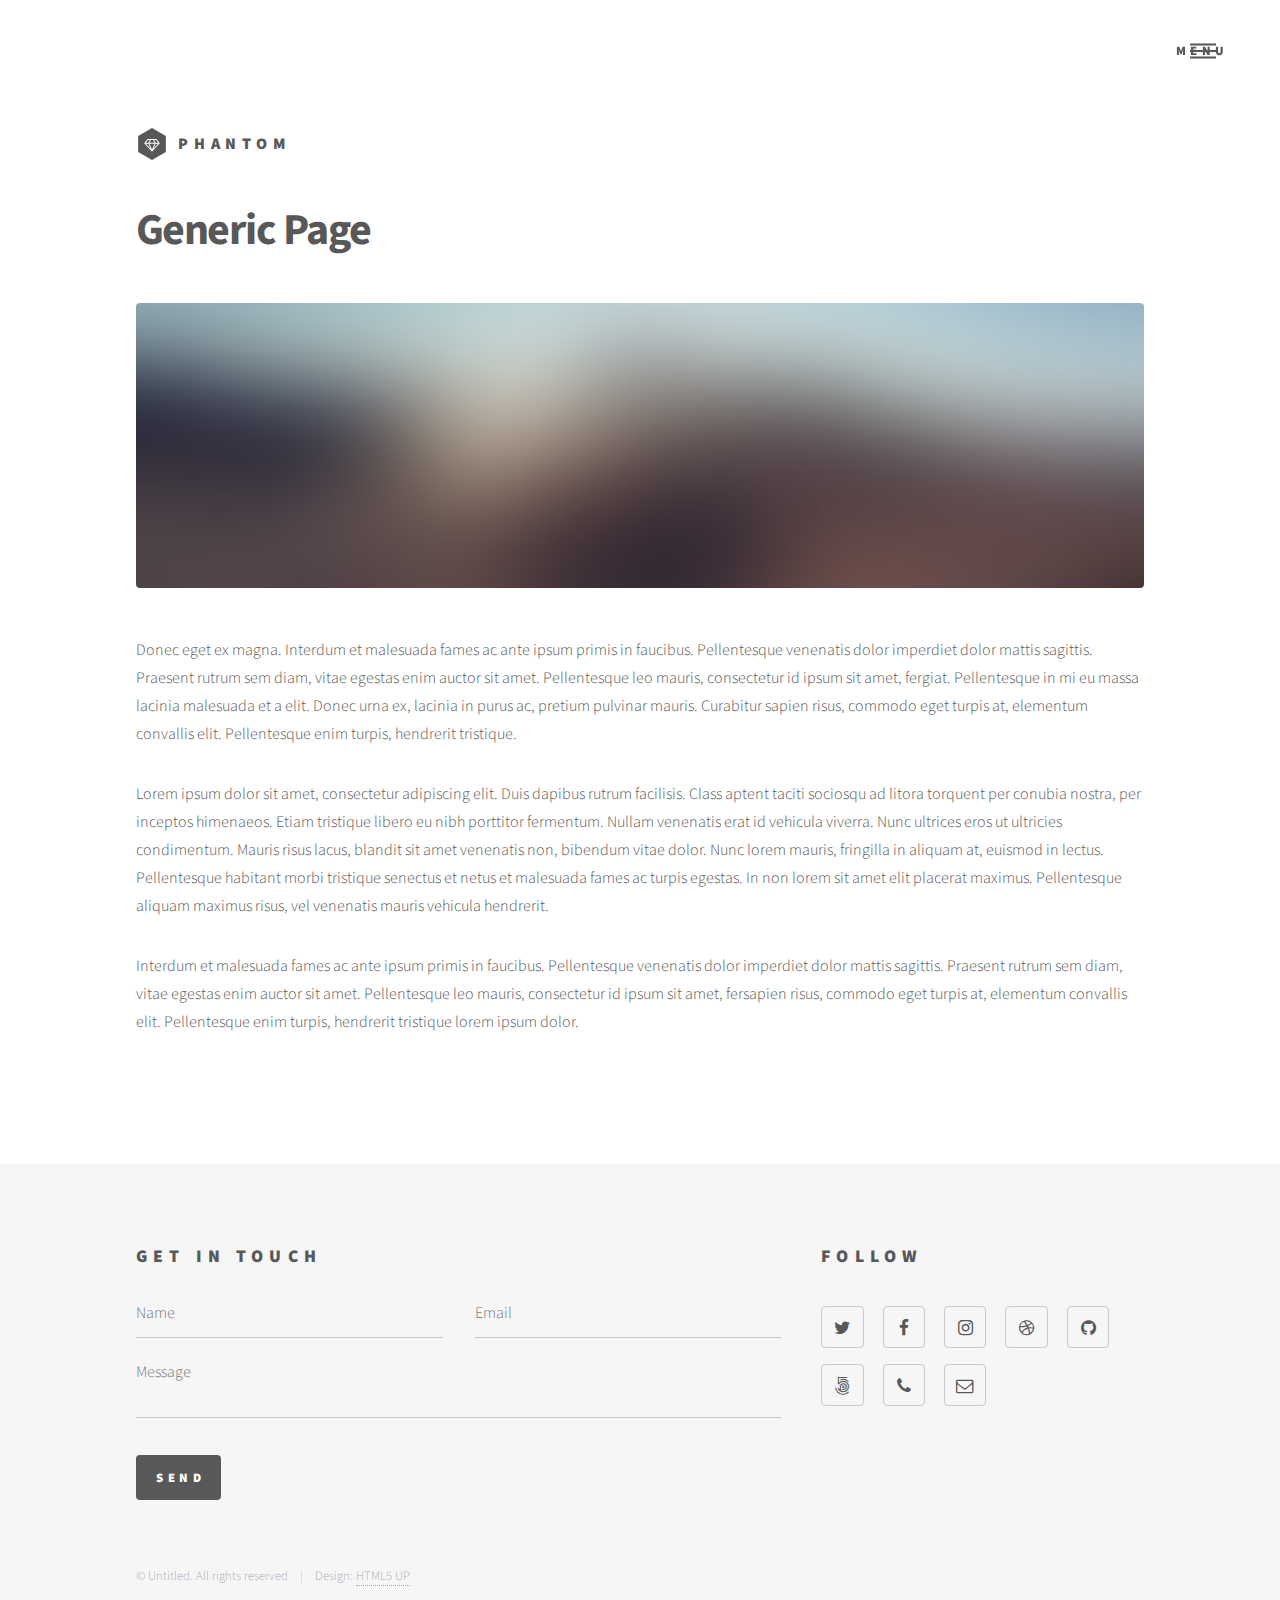
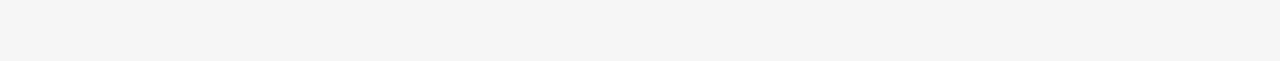
<file: project/WebContent/phantom/generic.html>
<!DOCTYPE HTML>
<!--
	Phantom by HTML5 UP
	html5up.net | @ajlkn
	Free for personal and commercial use under the CCA 3.0 license (html5up.net/license)
-->
<html>
	<head>
		<title>Generic - Phantom by HTML5 UP</title>
		<meta charset="utf-8" />
		<meta name="viewport" content="width=device-width, initial-scale=1" />
		<!--[if lte IE 8]><script src="assets/js/ie/html5shiv.js"></script><![endif]-->
		<link rel="stylesheet" href="assets/css/main.css" />
		<!--[if lte IE 9]><link rel="stylesheet" href="assets/css/ie9.css" /><![endif]-->
		<!--[if lte IE 8]><link rel="stylesheet" href="assets/css/ie8.css" /><![endif]-->
	</head>
	<body>
		<!-- Wrapper -->
			<div id="wrapper">

				<!-- Header -->
					<header id="header">
						<div class="inner">

							<!-- Logo -->
								<a href="index.html" class="logo">
									<span class="symbol"><img src="images/logo.svg" alt="" /></span><span class="title">Phantom</span>
								</a>

							<!-- Nav -->
								<nav>
									<ul>
										<li><a href="#menu">Menu</a></li>
									</ul>
								</nav>

						</div>
					</header>

				<!-- Menu -->
					<nav id="menu">
						<h2>Menu</h2>
						<ul>
							<li><a href="index.html">Home</a></li>
							<li><a href="generic.html">Ipsum veroeros</a></li>
							<li><a href="generic.html">Tempus etiam</a></li>
							<li><a href="generic.html">Consequat dolor</a></li>
							<li><a href="elements.html">Elements</a></li>
						</ul>
					</nav>

				<!-- Main -->
					<div id="main">
						<div class="inner">
							<h1>Generic Page</h1>
							<span class="image main"><img src="images/pic13.jpg" alt="" /></span>
							<p>Donec eget ex magna. Interdum et malesuada fames ac ante ipsum primis in faucibus. Pellentesque venenatis dolor imperdiet dolor mattis sagittis. Praesent rutrum sem diam, vitae egestas enim auctor sit amet. Pellentesque leo mauris, consectetur id ipsum sit amet, fergiat. Pellentesque in mi eu massa lacinia malesuada et a elit. Donec urna ex, lacinia in purus ac, pretium pulvinar mauris. Curabitur sapien risus, commodo eget turpis at, elementum convallis elit. Pellentesque enim turpis, hendrerit tristique.</p>
							<p>Lorem ipsum dolor sit amet, consectetur adipiscing elit. Duis dapibus rutrum facilisis. Class aptent taciti sociosqu ad litora torquent per conubia nostra, per inceptos himenaeos. Etiam tristique libero eu nibh porttitor fermentum. Nullam venenatis erat id vehicula viverra. Nunc ultrices eros ut ultricies condimentum. Mauris risus lacus, blandit sit amet venenatis non, bibendum vitae dolor. Nunc lorem mauris, fringilla in aliquam at, euismod in lectus. Pellentesque habitant morbi tristique senectus et netus et malesuada fames ac turpis egestas. In non lorem sit amet elit placerat maximus. Pellentesque aliquam maximus risus, vel venenatis mauris vehicula hendrerit.</p>
							<p>Interdum et malesuada fames ac ante ipsum primis in faucibus. Pellentesque venenatis dolor imperdiet dolor mattis sagittis. Praesent rutrum sem diam, vitae egestas enim auctor sit amet. Pellentesque leo mauris, consectetur id ipsum sit amet, fersapien risus, commodo eget turpis at, elementum convallis elit. Pellentesque enim turpis, hendrerit tristique lorem ipsum dolor.</p>
						</div>
					</div>

				<!-- Footer -->
					<footer id="footer">
						<div class="inner">
							<section>
								<h2>Get in touch</h2>
								<form method="post" action="#">
									<div class="field half first">
										<input type="text" name="name" id="name" placeholder="Name" />
									</div>
									<div class="field half">
										<input type="email" name="email" id="email" placeholder="Email" />
									</div>
									<div class="field">
										<textarea name="message" id="message" placeholder="Message"></textarea>
									</div>
									<ul class="actions">
										<li><input type="submit" value="Send" class="special" /></li>
									</ul>
								</form>
							</section>
							<section>
								<h2>Follow</h2>
								<ul class="icons">
									<li><a href="#" class="icon style2 fa-twitter"><span class="label">Twitter</span></a></li>
									<li><a href="#" class="icon style2 fa-facebook"><span class="label">Facebook</span></a></li>
									<li><a href="#" class="icon style2 fa-instagram"><span class="label">Instagram</span></a></li>
									<li><a href="#" class="icon style2 fa-dribbble"><span class="label">Dribbble</span></a></li>
									<li><a href="#" class="icon style2 fa-github"><span class="label">GitHub</span></a></li>
									<li><a href="#" class="icon style2 fa-500px"><span class="label">500px</span></a></li>
									<li><a href="#" class="icon style2 fa-phone"><span class="label">Phone</span></a></li>
									<li><a href="#" class="icon style2 fa-envelope-o"><span class="label">Email</span></a></li>
								</ul>
							</section>
							<ul class="copyright">
								<li>&copy; Untitled. All rights reserved</li><li>Design: <a href="http://html5up.net">HTML5 UP</a></li>
							</ul>
						</div>
					</footer>

			</div>

		<!-- Scripts -->
			<script src="assets/js/jquery.min.js"></script>
			<script src="assets/js/skel.min.js"></script>
			<script src="assets/js/util.js"></script>
			<!--[if lte IE 8]><script src="assets/js/ie/respond.min.js"></script><![endif]-->
			<script src="assets/js/main.js"></script>

	</body>
</html>
</file>
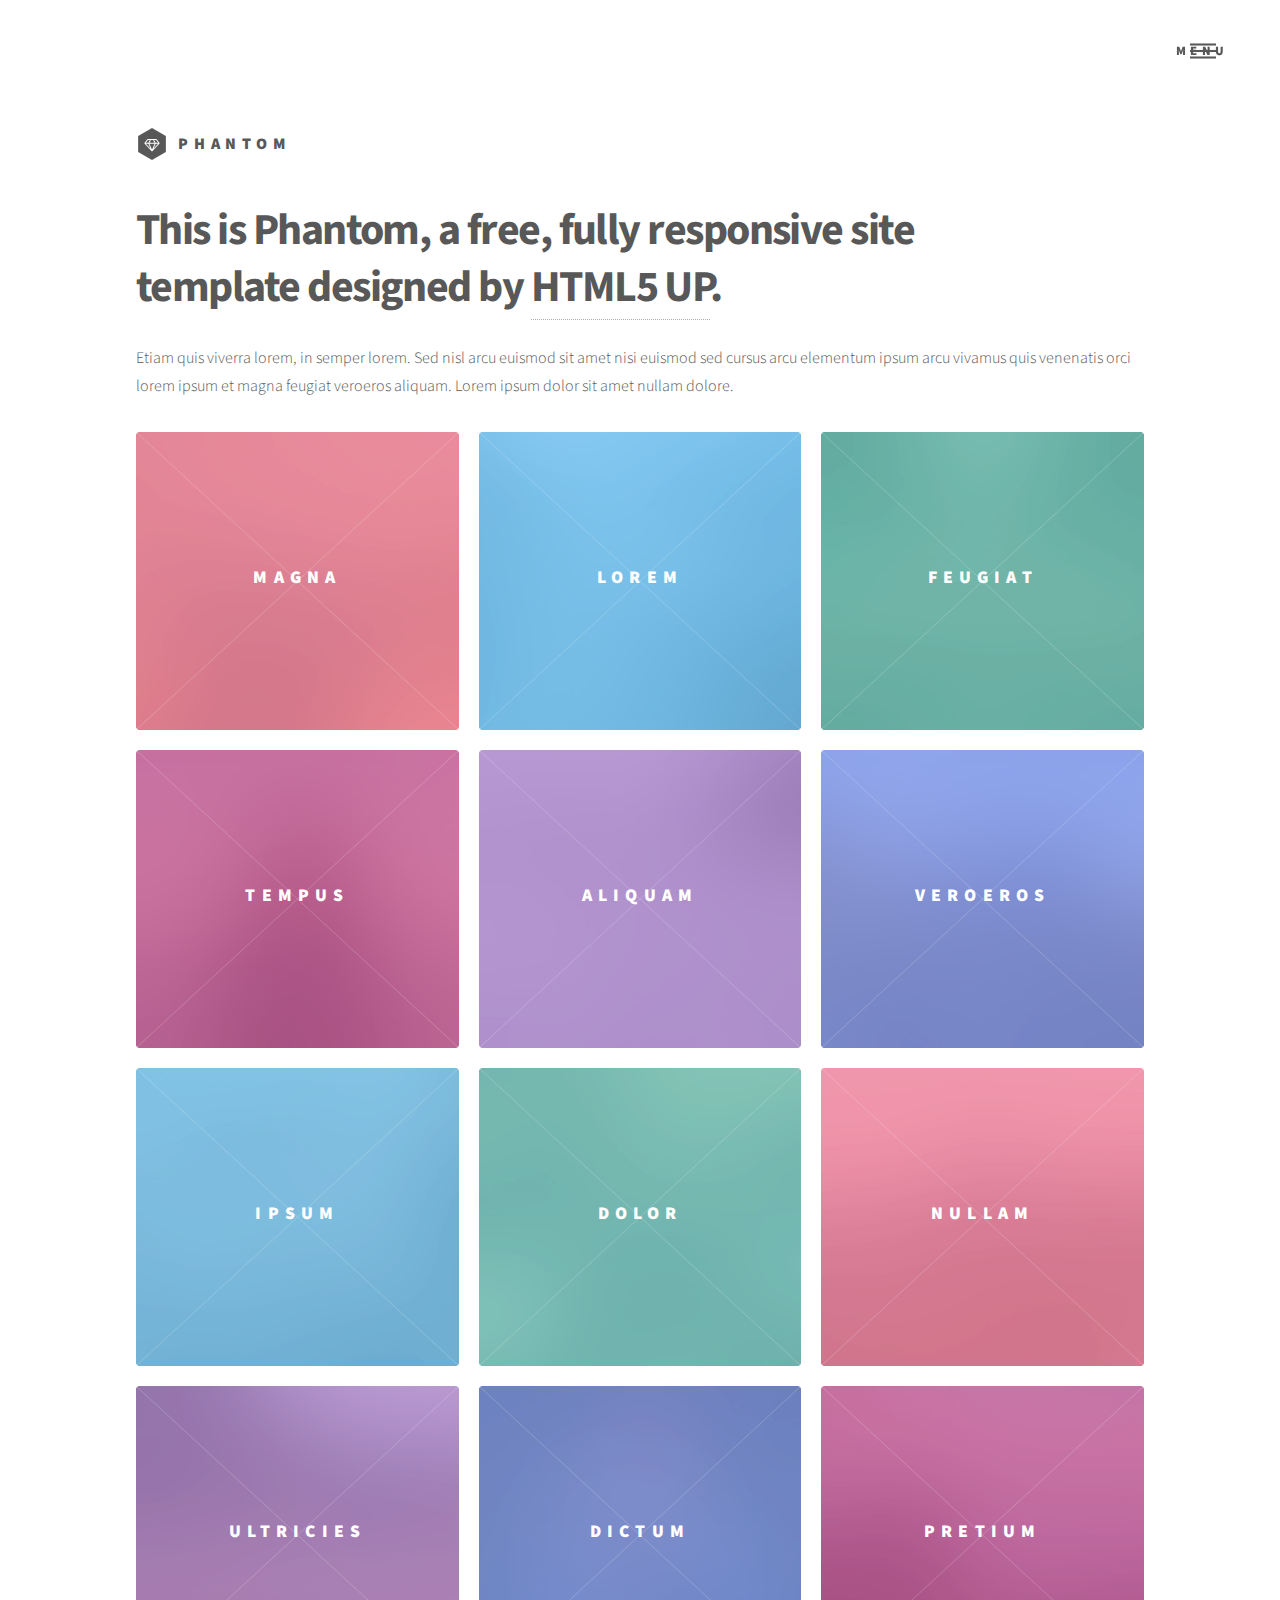
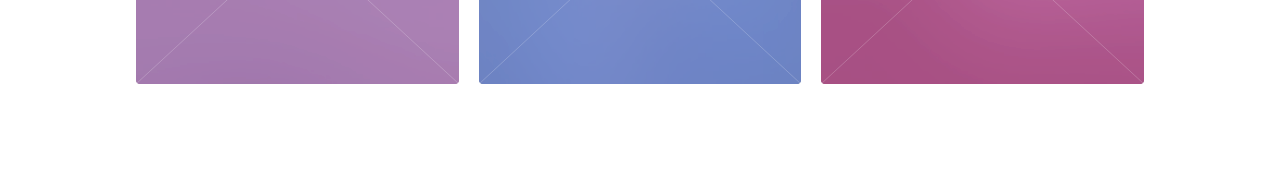
<file: project/WebContent/phantom/knowhow.html>
<!DOCTYPE HTML>
<!--
	Phantom by HTML5 UP
	html5up.net | @ajlkn
	Free for personal and commercial use under the CCA 3.0 license (html5up.net/license)
-->
<html>
	<head>
		<title>Phantom by HTML5 UP</title>
		<meta charset="utf-8" />
		<meta name="viewport" content="width=device-width, initial-scale=1" />
		<!--[if lte IE 8]><script src="assets/js/ie/html5shiv.js"></script><![endif]-->
		<link rel="stylesheet" href="assets/css/main.css" />
		<!--[if lte IE 9]><link rel="stylesheet" href="assets/css/ie9.css" /><![endif]-->
		<!--[if lte IE 8]><link rel="stylesheet" href="assets/css/ie8.css" /><![endif]-->
	</head>
	<body>
		<!-- Wrapper -->
			<div id="wrapper">

				<!-- Header -->
					<header id="header">
						<div class="inner">

							<!-- Logo -->
								<a href="index.html" class="logo">
									<span class="symbol"><img src="images/logo.svg" alt="" /></span><span class="title">Phantom</span>
								</a>

							<!-- Nav -->
								<nav>
									<ul>
										<li><a href="#menu">Menu</a></li>
									</ul>
								</nav>

						</div>
					</header>

				<!-- Menu -->
					<nav id="menu">
						<h2>Menu</h2>
						<ul>
							<li><a href="index.html">Home</a></li>
							<li><a href="generic.html">Ipsum veroeros</a></li>
							<li><a href="generic.html">Tempus etiam</a></li>
							<li><a href="generic.html">Consequat dolor</a></li>
							<li><a href="elements.html">Elements</a></li>
						</ul>
					</nav>

				<!-- Main -->
					<div id="main">
						<div class="inner">
							<header>
								<h1>This is Phantom, a free, fully responsive site<br />
								template designed by <a href="http://html5up.net">HTML5 UP</a>.</h1>
								<p>Etiam quis viverra lorem, in semper lorem. Sed nisl arcu euismod sit amet nisi euismod sed cursus arcu elementum ipsum arcu vivamus quis venenatis orci lorem ipsum et magna feugiat veroeros aliquam. Lorem ipsum dolor sit amet nullam dolore.</p>
							</header>
							<section class="tiles">
								<article class="style1">
									<span class="image">
										<img src="images/pic01.jpg" alt="" />
									</span>
									<a href="generic.html">
										<h2>Magna</h2>
										<div class="content">
											<p>Sed nisl arcu euismod sit amet nisi lorem etiam dolor veroeros et feugiat.</p>
										</div>
									</a>
								</article>
								<article class="style2">
									<span class="image">
										<img src="images/pic02.jpg" alt="" />
									</span>
									<a href="generic.html">
										<h2>Lorem</h2>
										<div class="content">
											<p>Sed nisl arcu euismod sit amet nisi lorem etiam dolor veroeros et feugiat.</p>
										</div>
									</a>
								</article>
								<article class="style3">
									<span class="image">
										<img src="images/pic03.jpg" alt="" />
									</span>
									<a href="generic.html">
										<h2>Feugiat</h2>
										<div class="content">
											<p>Sed nisl arcu euismod sit amet nisi lorem etiam dolor veroeros et feugiat.</p>
										</div>
									</a>
								</article>
								<article class="style4">
									<span class="image">
										<img src="images/pic04.jpg" alt="" />
									</span>
									<a href="generic.html">
										<h2>Tempus</h2>
										<div class="content">
											<p>Sed nisl arcu euismod sit amet nisi lorem etiam dolor veroeros et feugiat.</p>
										</div>
									</a>
								</article>
								<article class="style5">
									<span class="image">
										<img src="images/pic05.jpg" alt="" />
									</span>
									<a href="generic.html">
										<h2>Aliquam</h2>
										<div class="content">
											<p>Sed nisl arcu euismod sit amet nisi lorem etiam dolor veroeros et feugiat.</p>
										</div>
									</a>
								</article>
								<article class="style6">
									<span class="image">
										<img src="images/pic06.jpg" alt="" />
									</span>
									<a href="generic.html">
										<h2>Veroeros</h2>
										<div class="content">
											<p>Sed nisl arcu euismod sit amet nisi lorem etiam dolor veroeros et feugiat.</p>
										</div>
									</a>
								</article>
								<article class="style2">
									<span class="image">
										<img src="images/pic07.jpg" alt="" />
									</span>
									<a href="generic.html">
										<h2>Ipsum</h2>
										<div class="content">
											<p>Sed nisl arcu euismod sit amet nisi lorem etiam dolor veroeros et feugiat.</p>
										</div>
									</a>
								</article>
								<article class="style3">
									<span class="image">
										<img src="images/pic08.jpg" alt="" />
									</span>
									<a href="generic.html">
										<h2>Dolor</h2>
										<div class="content">
											<p>Sed nisl arcu euismod sit amet nisi lorem etiam dolor veroeros et feugiat.</p>
										</div>
									</a>
								</article>
								<article class="style1">
									<span class="image">
										<img src="images/pic09.jpg" alt="" />
									</span>
									<a href="generic.html">
										<h2>Nullam</h2>
										<div class="content">
											<p>Sed nisl arcu euismod sit amet nisi lorem etiam dolor veroeros et feugiat.</p>
										</div>
									</a>
								</article>
								<article class="style5">
									<span class="image">
										<img src="images/pic10.jpg" alt="" />
									</span>
									<a href="generic.html">
										<h2>Ultricies</h2>
										<div class="content">
											<p>Sed nisl arcu euismod sit amet nisi lorem etiam dolor veroeros et feugiat.</p>
										</div>
									</a>
								</article>
								<article class="style6">
									<span class="image">
										<img src="images/pic11.jpg" alt="" />
									</span>
									<a href="generic.html">
										<h2>Dictum</h2>
										<div class="content">
											<p>Sed nisl arcu euismod sit amet nisi lorem etiam dolor veroeros et feugiat.</p>
										</div>
									</a>
								</article>
								<article class="style4">
									<span class="image">
										<img src="images/pic12.jpg" alt="" />
									</span>
									<a href="generic.html">
										<h2>Pretium</h2>
										<div class="content">
											<p>Sed nisl arcu euismod sit amet nisi lorem etiam dolor veroeros et feugiat.</p>
										</div>
									</a>
								</article>
							</section>
						</div>
					</div>

				<!-- Footer -->
<!-- 					<footer id="footer">
						<div class="inner">
							<section>
								<h2>Get in touch</h2>
								<form method="post" action="#">
									<div class="field half first">
										<input type="text" name="name" id="name" placeholder="Name" />
									</div>
									<div class="field half">
										<input type="email" name="email" id="email" placeholder="Email" />
									</div>
									<div class="field">
										<textarea name="message" id="message" placeholder="Message"></textarea>
									</div>
									<ul class="actions">
										<li><input type="submit" value="Send" class="special" /></li>
									</ul>
								</form>
							</section>
							<section>
								<h2>Follow</h2>
								<ul class="icons">
									<li><a href="#" class="icon style2 fa-twitter"><span class="label">Twitter</span></a></li>
									<li><a href="#" class="icon style2 fa-facebook"><span class="label">Facebook</span></a></li>
									<li><a href="#" class="icon style2 fa-instagram"><span class="label">Instagram</span></a></li>
									<li><a href="#" class="icon style2 fa-dribbble"><span class="label">Dribbble</span></a></li>
									<li><a href="#" class="icon style2 fa-github"><span class="label">GitHub</span></a></li>
									<li><a href="#" class="icon style2 fa-500px"><span class="label">500px</span></a></li>
									<li><a href="#" class="icon style2 fa-phone"><span class="label">Phone</span></a></li>
									<li><a href="#" class="icon style2 fa-envelope-o"><span class="label">Email</span></a></li>
								</ul>
							</section>
							<ul class="copyright">
								<li>&copy; Untitled. All rights reserved</li><li>Design: <a href="http://html5up.net">HTML5 UP</a></li>
							</ul>
						</div>
					</footer>

			</div> -->

		<!-- Scripts -->
			<script src="assets/js/jquery.min.js"></script>
			<script src="assets/js/skel.min.js"></script>
			<script src="assets/js/util.js"></script>
			<!--[if lte IE 8]><script src="assets/js/ie/respond.min.js"></script><![endif]-->
			<script src="assets/js/main.js"></script>

	</body>
</html>
</file>
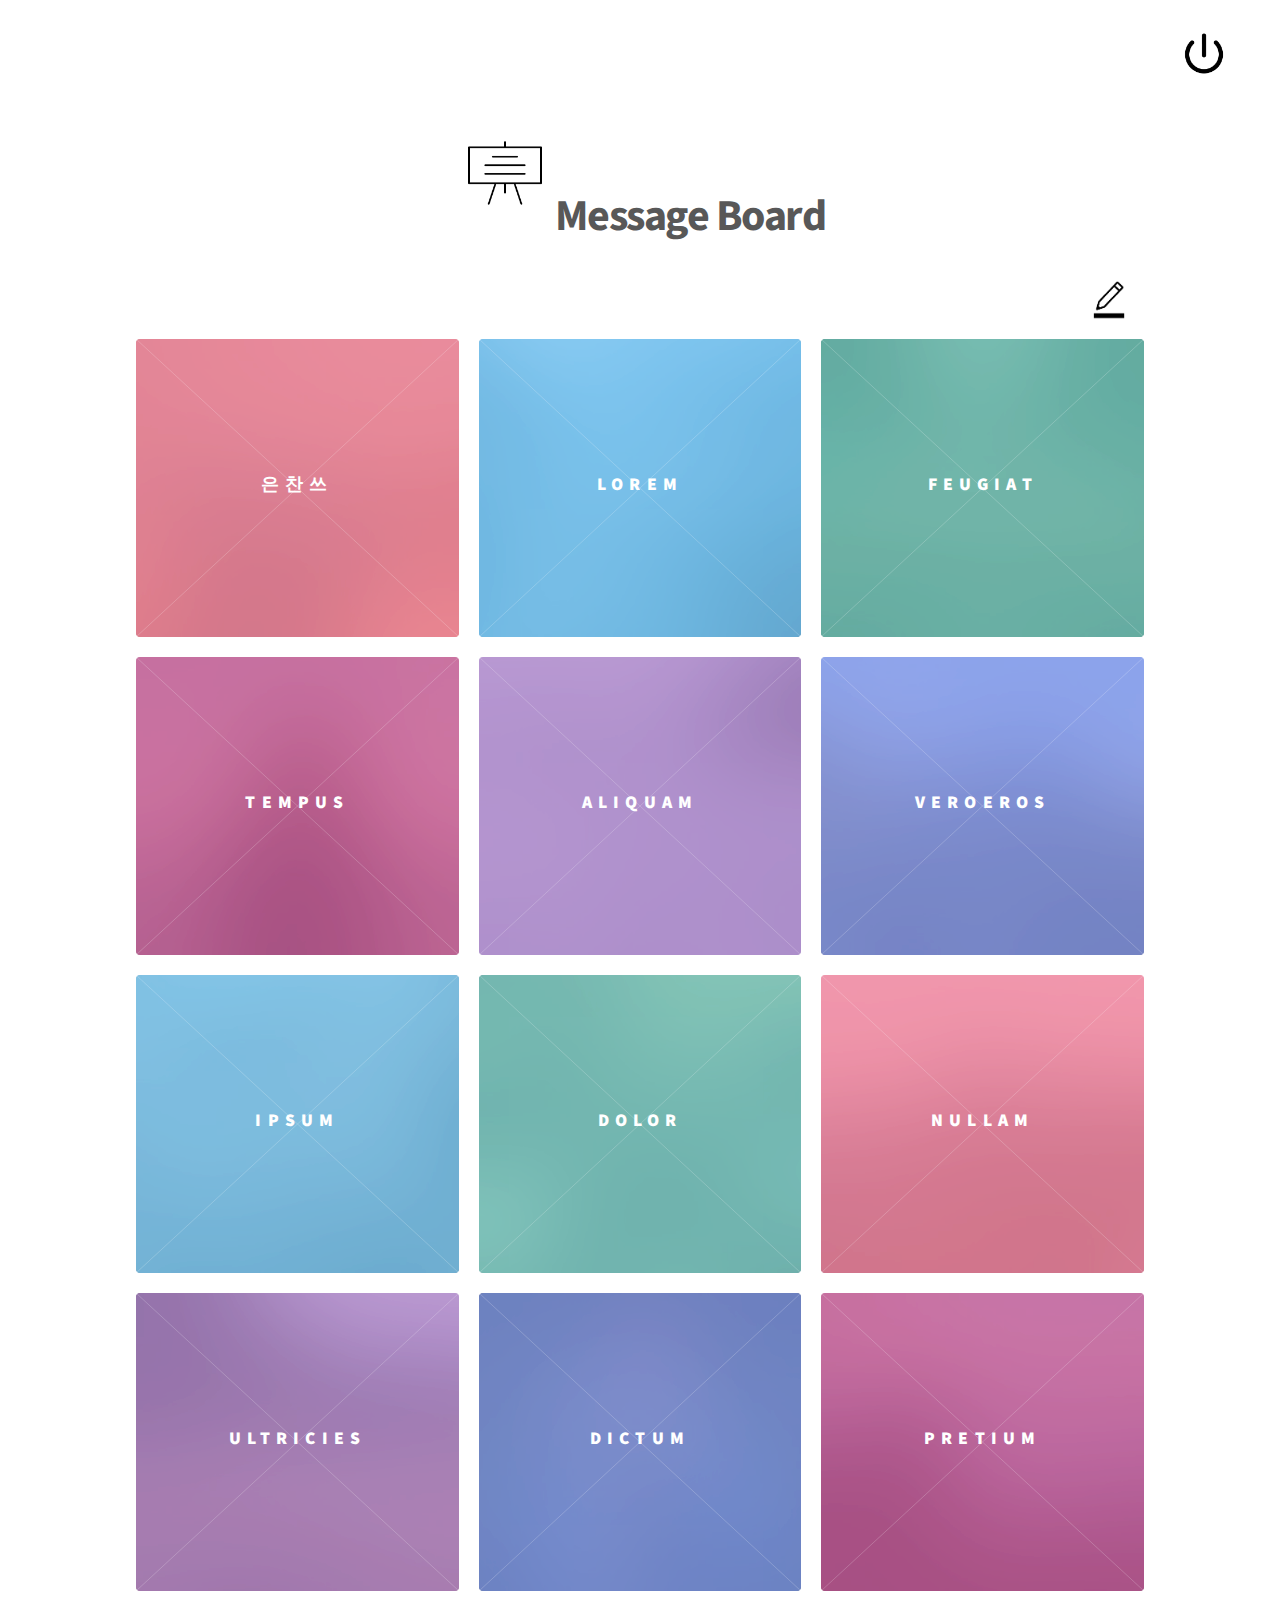
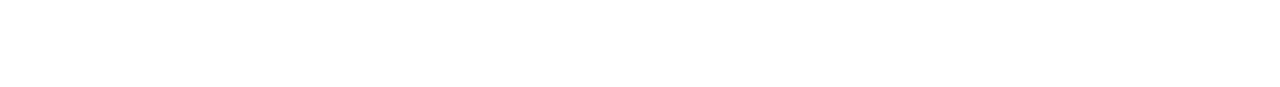
<file: project/WebContent/phantom/messageborad.html>
<!DOCTYPE HTML>
<html>
	<head>
		<title>Phantom by HTML5 UP</title>
		<meta charset="utf-8" />
		<meta name="viewport" content="width=device-width, initial-scale=1" />
		<!--[if lte IE 8]><script src="assets/js/ie/html5shiv.js"></script><![endif]-->
		<link rel="stylesheet" href="assets/css/main.css" />
		<!--[if lte IE 9]><link rel="stylesheet" href="assets/css/ie9.css" /><![endif]-->
		<!--[if lte IE 8]><link rel="stylesheet" href="assets/css/ie8.css" /><![endif]-->
	</head>
	<body>
		<!-- Wrapper -->
 			<div id="wrapper">

				<!-- Header -->
					<header id="header">
						<div class="inner">

							<!-- Logo -->


							<!-- Nav -->
								<nav>
									<ul>
										<li>
											<a href="#"><img src="end.png" width="50px" height="50px"></a>
										</li>
									</ul>	
								</nav>
						</div>
					</header> 

				<!-- Menu -->
				<nav id="Logout">
<!-- 					<h2>Menu</h2>
						<ul>
							<li><a href="index.html">Home</a></li>
							<li><a href="generic.html">Ipsum veroeros</a></li>
							<li><a href="generic.html">Tempus etiam</a></li>
							<li><a href="generic.html">Consequat dolor</a></li>
							<li><a href="elements.html">Elements</a></li>
						</ul>-->
					</nav> 

				<!-- Main -->
					<div id="main">
						<div class="inner">
							<header align="center" style="position: relative; padding-bottom: 50px;">
								<h1><img src="messageboard.png" width="100px" height="100px">Message Board
								<a href="#"><img src="message.png" width="70px" height="70px" align="right" id="write"></a></h1>
								
							</header>
							<section class="tiles">
							 	<!-- 글등록버튼 -->
<!-- 									<a href="#"><img src="message.png" width="70px" height="70px" align="right" id="write"></a> -->
									<article class="style1">
									<span class="image">
										<img src="images/pic01.jpg" alt="" />
									</span>
									<a href="images/fulls/02.jpg">
										<h2>은찬쓰</h2>
										<div class="content">
											<p>
											은찬이의 사진입니당
											</p>
										</div>
									</a>
								</article>
								<article class="style2">
									<span class="image">
										<img src="images/pic02.jpg" alt="" />
									</span>
									<a href="generic.html">
										<h2>Lorem</h2>
										<div class="content">
											<p>Sed nisl arcu euismod sit amet nisi lorem etiam dolor veroeros et feugiat.</p>
										</div>
									</a>
								</article>
								<article class="style3">
									<span class="image">
										<img src="images/pic03.jpg" alt="" />
									</span>
									<a href="generic.html">
										<h2>Feugiat</h2>
										<div class="content">
											<p>Sed nisl arcu euismod sit amet nisi lorem etiam dolor veroeros et feugiat.</p>
										</div>
									</a>
								</article>
								<article class="style4">
									<span class="image">
										<img src="images/pic04.jpg" alt="" />
									</span>
									<a href="generic.html">
										<h2>Tempus</h2>
										<div class="content">
											<p>Sed nisl arcu euismod sit amet nisi lorem etiam dolor veroeros et feugiat.</p>
										</div>
									</a>
								</article>
								<article class="style5">
									<span class="image">
										<img src="images/pic05.jpg" alt="" />
									</span>
									<a href="generic.html">
										<h2>Aliquam</h2>
										<div class="content">
											<p>Sed nisl arcu euismod sit amet nisi lorem etiam dolor veroeros et feugiat.</p>
										</div>
									</a>
								</article>
								<article class="style6">
									<span class="image">
										<img src="images/pic06.jpg" alt="" />
									</span>
									<a href="generic.html">
										<h2>Veroeros</h2>
										<div class="content">
											<p>Sed nisl arcu euismod sit amet nisi lorem etiam dolor veroeros et feugiat.</p>
										</div>
									</a>
								</article>
								<article class="style2">
									<span class="image">
										<img src="images/pic07.jpg" alt="" />
									</span>
									<a href="generic.html">
										<h2>Ipsum</h2>
										<div class="content">
											<p>Sed nisl arcu euismod sit amet nisi lorem etiam dolor veroeros et feugiat.</p>
										</div>
									</a>
								</article>
								<article class="style3">
									<span class="image">
										<img src="images/pic08.jpg" alt="" />
									</span>
									<a href="generic.html">
										<h2>Dolor</h2>
										<div class="content">
											<p>Sed nisl arcu euismod sit amet nisi lorem etiam dolor veroeros et feugiat.</p>
										</div>
									</a>
								</article>
								<article class="style1">
									<span class="image">
										<img src="images/pic09.jpg" alt="" />
									</span>
									<a href="generic.html">
										<h2>Nullam</h2>
										<div class="content">
											<p>Sed nisl arcu euismod sit amet nisi lorem etiam dolor veroeros et feugiat.</p>
										</div>
									</a>
								</article>
								<article class="style5">
									<span class="image">
										<img src="images/pic10.jpg" alt="" />
									</span>
									<a href="generic.html">
										<h2>Ultricies</h2>
										<div class="content">
											<p>Sed nisl arcu euismod sit amet nisi lorem etiam dolor veroeros et feugiat.</p>
										</div>
									</a>
								</article>
								<article class="style6">
									<span class="image">
										<img src="images/pic11.jpg" alt="" />
									</span>
									<a href="generic.html">
										<h2>Dictum</h2>
										<div class="content">
											<p>Sed nisl arcu euismod sit amet nisi lorem etiam dolor veroeros et feugiat.</p>
										</div>
									</a>
								</article>
								<article class="style4">
									<span class="image">
										<img src="images/pic12.jpg" alt="" />
									</span>
									<a href="generic.html">
										<h2>Pretium</h2>
										<div class="content">
											<p>Sed nisl arcu euismod sit amet nisi lorem etiam dolor veroeros et feugiat.</p>
										</div>
									</a>
								</article>
							</section>
						</div>
					</div>

				<!-- Footer -->

		<!-- Scripts -->
			<script src="assets/js/jquery.min.js"></script>
			<script src="assets/js/jquery.poptrox.min.js"></script>
			<script src="assets/js/skel.min.js"></script>
			<script src="assets/js/util.js"></script>
			<!--[if lte IE 8]><script src="assets/js/ie/respond.min.js"></script><![endif]-->
			<script src="assets/js/main.js"></script>

	</body>
</html>
</file>
<file: project/WebContent/jy/phantom/assets/css/ie9.css>
/*
	Phantom by HTML5 UP
	html5up.net | @ajlkn
	Free for personal and commercial use under the CCA 3.0 license (html5up.net/license)
*/

/* Tiles */

	.tiles:after {
		content: '';
		display: block;
		clear: both;
	}

	.tiles article {
		float: left;
	}

		.tiles article > a {
			padding-top: 50%;
			margin-top: -1.75em;
		}

		body:not(.is-touch) .tiles article:hover > .image {
			-moz-transform: none;
			-webkit-transform: none;
			-ms-transform: none;
			transform: none;
		}

/* Footer */

	#footer > .inner section {
		float: left;
	}

	#footer > .inner .copyright {
		clear: both;
		padding-top: 4em;
	}
</file>
<file: project/WebContent/jy/phantom/assets/css/ie8.css>
/*
	Phantom by HTML5 UP
	html5up.net | @ajlkn
	Free for personal and commercial use under the CCA 3.0 license (html5up.net/license)
*/

/* Form */

	form .field {
		float: none !important;
		width: 100% !important;
		padding-left: 0 !important;
	}

/* Button */

	input[type="submit"],
	input[type="reset"],
	input[type="button"],
	button,
	.button {
		border: solid 2px #585858 !important;
	}

		input[type="submit"]:hover,
		input[type="reset"]:hover,
		input[type="button"]:hover,
		button:hover,
		.button:hover {
			border-color: #f2849e !important;
		}

		input[type="submit"].special,
		input[type="reset"].special,
		input[type="button"].special,
		button.special,
		.button.special {
			border: none !important;
		}

/* Tiles */

	.tiles article > .image:before, .tiles article > .image:after {
		display: none;
	}

/* Header */

	#header .logo .symbol {
		display: none;
	}

	#header nav ul li a[href="#menu"] {
		text-indent: 0;
		width: auto;
		font-size: 0.8em;
	}

		#header nav ul li a[href="#menu"]:before, #header nav ul li a[href="#menu"]:after {
			display: none;
		}

/* Footer */

	#footer > .inner section {
		width: 50%;
		margin-left: 3em;
	}

		#footer > .inner section:first-child {
			margin-left: 0;
			width: 40%;
		}
</file>
<file: project/WebContent/Jyo1/html5up-phantom/assets/css/ie9.css>
/*
	Phantom by HTML5 UP
	html5up.net | @ajlkn
	Free for personal and commercial use under the CCA 3.0 license (html5up.net/license)
*/

/* Tiles */

	.tiles:after {
		content: '';
		display: block;
		clear: both;
	}

	.tiles article {
		float: left;
	}

		.tiles article > a {
			padding-top: 50%;
			margin-top: -1.75em;
		}

		body:not(.is-touch) .tiles article:hover > .image {
			-moz-transform: none;
			-webkit-transform: none;
			-ms-transform: none;
			transform: none;
		}

/* Footer */

	#footer > .inner section {
		float: left;
	}

	#footer > .inner .copyright {
		clear: both;
		padding-top: 4em;
	}
</file>
<file: project/WebContent/Jyo1/html5up-phantom/assets/css/ie8.css>
/*
	Phantom by HTML5 UP
	html5up.net | @ajlkn
	Free for personal and commercial use under the CCA 3.0 license (html5up.net/license)
*/

/* Form */

	form .field {
		float: none !important;
		width: 100% !important;
		padding-left: 0 !important;
	}

/* Button */

	input[type="submit"],
	input[type="reset"],
	input[type="button"],
	button,
	.button {
		border: solid 2px #585858 !important;
	}

		input[type="submit"]:hover,
		input[type="reset"]:hover,
		input[type="button"]:hover,
		button:hover,
		.button:hover {
			border-color: #f2849e !important;
		}

		input[type="submit"].special,
		input[type="reset"].special,
		input[type="button"].special,
		button.special,
		.button.special {
			border: none !important;
		}

/* Tiles */

	.tiles article > .image:before, .tiles article > .image:after {
		display: none;
	}

/* Header */

	#header .logo .symbol {
		display: none;
	}

	#header nav ul li a[href="#menu"] {
		text-indent: 0;
		width: auto;
		font-size: 0.8em;
	}

		#header nav ul li a[href="#menu"]:before, #header nav ul li a[href="#menu"]:after {
			display: none;
		}

/* Footer */

	#footer > .inner section {
		width: 50%;
		margin-left: 3em;
	}

		#footer > .inner section:first-child {
			margin-left: 0;
			width: 40%;
		}
</file>
<file: project/WebContent/phantom/assets/css/ie9.css>
/*
	Phantom by HTML5 UP
	html5up.net | @ajlkn
	Free for personal and commercial use under the CCA 3.0 license (html5up.net/license)
*/

/* Tiles */

	.tiles:after {
		content: '';
		display: block;
		clear: both;
	}

	.tiles article {
		float: left;
	}

		.tiles article > a {
			padding-top: 50%;
			margin-top: -1.75em;
		}

		body:not(.is-touch) .tiles article:hover > .image {
			-moz-transform: none;
			-webkit-transform: none;
			-ms-transform: none;
			transform: none;
		}

/* Footer */

	#footer > .inner section {
		float: left;
	}

	#footer > .inner .copyright {
		clear: both;
		padding-top: 4em;
	}
</file>
<file: project/WebContent/phantom/assets/css/ie8.css>
/*
	Phantom by HTML5 UP
	html5up.net | @ajlkn
	Free for personal and commercial use under the CCA 3.0 license (html5up.net/license)
*/

/* Form */

	form .field {
		float: none !important;
		width: 100% !important;
		padding-left: 0 !important;
	}

/* Button */

	input[type="submit"],
	input[type="reset"],
	input[type="button"],
	button,
	.button {
		border: solid 2px #585858 !important;
	}

		input[type="submit"]:hover,
		input[type="reset"]:hover,
		input[type="button"]:hover,
		button:hover,
		.button:hover {
			border-color: #f2849e !important;
		}

		input[type="submit"].special,
		input[type="reset"].special,
		input[type="button"].special,
		button.special,
		.button.special {
			border: none !important;
		}

/* Tiles */

	.tiles article > .image:before, .tiles article > .image:after {
		display: none;
	}

/* Header */

	#header .logo .symbol {
		display: none;
	}

	#header nav ul li a[href="#menu"] {
		text-indent: 0;
		width: auto;
		font-size: 0.8em;
	}

		#header nav ul li a[href="#menu"]:before, #header nav ul li a[href="#menu"]:after {
			display: none;
		}

/* Footer */

	#footer > .inner section {
		width: 50%;
		margin-left: 3em;
	}

		#footer > .inner section:first-child {
			margin-left: 0;
			width: 40%;
		}
</file>
<file: project/WebContent/strata/assets/css/main.css>
@import url("font-awesome.min.css");
@import url("https://fonts.googleapis.com/css?family=Source+Sans+Pro:400,400italic");

/*
	Strata by HTML5 UP
	html5up.net | @ajlkn
	Free for personal and commercial use under the CCA 3.0 license (html5up.net/license)
*/

/* Reset */

	html, body, div, span, applet, object, iframe, h1, h2, h3, h4, h5, h6, p, blockquote, pre, a, abbr, acronym, address, big, cite, code, del, dfn, em, img, ins, kbd, q, s, samp, small, strike, strong, sub, sup, tt, var, b, u, i, center, dl, dt, dd, ol, ul, li, fieldset, form, label, legend, table, caption, tbody, tfoot, thead, tr, th, td, article, aside, canvas, details, embed, figure, figcaption, footer, header, hgroup, menu, nav, output, ruby, section, summary, time, mark, audio, video {
		margin: 0;
		padding: 0;
		border: 0;
		font-size: 100%;
		font: inherit;
		vertical-align: baseline;
	}

	article, aside, details, figcaption, figure, footer, header, hgroup, menu, nav, section {
		display: block;
	}

	body {
		line-height: 1;
	}

	ol, ul {
		list-style: none;
	}

	blockquote, q {
		quotes: none;
	}

	blockquote:before, blockquote:after, q:before, q:after {
		content: '';
		content: none;
	}

	table {
		border-collapse: collapse;
		border-spacing: 0;
	}

	body {
		-webkit-text-size-adjust: none;
	}

/* Box Model */

	*, *:before, *:after {
		-moz-box-sizing: border-box;
		-webkit-box-sizing: border-box;
		box-sizing: border-box;
	}

/* Containers */

	.container {
		margin-left: auto;
		margin-right: auto;
	}

	.container.\31 25\25 {
		width: 100%;
		max-width: 1200px;
		min-width: 960px;
	}

	.container.\37 5\25 {
		width: 720px;
	}

	.container.\35 0\25 {
		width: 480px;
	}

	.container.\32 5\25 {
		width: 240px;
	}

	.container {
		width: 960px;
	}

	@media screen and (max-width: 1800px) {

		.container.\31 25\25 {
			width: 100%;
			max-width: 1200px;
			min-width: 960px;
		}

		.container.\37 5\25 {
			width: 720px;
		}

		.container.\35 0\25 {
			width: 480px;
		}

		.container.\32 5\25 {
			width: 240px;
		}

		.container {
			width: 960px;
		}

	}

	@media screen and (max-width: 1280px) {

		.container.\31 25\25 {
			width: 100%;
			max-width: 1200px;
			min-width: 960px;
		}

		.container.\37 5\25 {
			width: 720px;
		}

		.container.\35 0\25 {
			width: 480px;
		}

		.container.\32 5\25 {
			width: 240px;
		}

		.container {
			width: 960px;
		}

	}

	@media screen and (max-width: 980px) {

		.container.\31 25\25 {
			width: 100%;
			max-width: 1200px;
			min-width: 960px;
		}

		.container.\37 5\25 {
			width: 720px;
		}

		.container.\35 0\25 {
			width: 480px;
		}

		.container.\32 5\25 {
			width: 240px;
		}

		.container {
			width: 960px;
		}

	}

	@media screen and (max-width: 736px) {

		.container.\31 25\25 {
			width: 100%;
			max-width: 1200px;
			min-width: 960px;
		}

		.container.\37 5\25 {
			width: 720px;
		}

		.container.\35 0\25 {
			width: 480px;
		}

		.container.\32 5\25 {
			width: 240px;
		}

		.container {
			width: 960px;
		}

	}

	@media screen and (max-width: 480px) {

		.container.\31 25\25 {
			width: 100%;
			max-width: 1200px;
			min-width: 960px;
		}

		.container.\37 5\25 {
			width: 720px;
		}

		.container.\35 0\25 {
			width: 480px;
		}

		.container.\32 5\25 {
			width: 240px;
		}

		.container {
			width: 960px;
		}

	}

/* Grid */

	.row {
		border-bottom: solid 1px transparent;
		-moz-box-sizing: border-box;
		-webkit-box-sizing: border-box;
		box-sizing: border-box;
	}

	.row > * {
		float: left;
		-moz-box-sizing: border-box;
		-webkit-box-sizing: border-box;
		box-sizing: border-box;
	}

	.row:after, .row:before {
		content: '';
		display: block;
		clear: both;
		height: 0;
	}

	.row.uniform > * > :first-child {
		margin-top: 0;
	}

	.row.uniform > * > :last-child {
		margin-bottom: 0;
	}

	.row.\30 \25 > * {
		padding: 0 0 0 0em;
	}

	.row.\30 \25 {
		margin: 0 0 -1px 0em;
	}

	.row.uniform.\30 \25 > * {
		padding: 0em 0 0 0em;
	}

	.row.uniform.\30 \25 {
		margin: 0em 0 -1px 0em;
	}

	.row > * {
		padding: 0 0 0 2.5em;
	}

	.row {
		margin: 0 0 -1px -2.5em;
	}

	.row.uniform > * {
		padding: 2.5em 0 0 2.5em;
	}

	.row.uniform {
		margin: -2.5em 0 -1px -2.5em;
	}

	.row.\32 00\25 > * {
		padding: 0 0 0 5em;
	}

	.row.\32 00\25 {
		margin: 0 0 -1px -5em;
	}

	.row.uniform.\32 00\25 > * {
		padding: 5em 0 0 5em;
	}

	.row.uniform.\32 00\25 {
		margin: -5em 0 -1px -5em;
	}

	.row.\31 50\25 > * {
		padding: 0 0 0 3.75em;
	}

	.row.\31 50\25 {
		margin: 0 0 -1px -3.75em;
	}

	.row.uniform.\31 50\25 > * {
		padding: 3.75em 0 0 3.75em;
	}

	.row.uniform.\31 50\25 {
		margin: -3.75em 0 -1px -3.75em;
	}

	.row.\35 0\25 > * {
		padding: 0 0 0 1.25em;
	}

	.row.\35 0\25 {
		margin: 0 0 -1px -1.25em;
	}

	.row.uniform.\35 0\25 > * {
		padding: 1.25em 0 0 1.25em;
	}

	.row.uniform.\35 0\25 {
		margin: -1.25em 0 -1px -1.25em;
	}

	.row.\32 5\25 > * {
		padding: 0 0 0 0.625em;
	}

	.row.\32 5\25 {
		margin: 0 0 -1px -0.625em;
	}

	.row.uniform.\32 5\25 > * {
		padding: 0.625em 0 0 0.625em;
	}

	.row.uniform.\32 5\25 {
		margin: -0.625em 0 -1px -0.625em;
	}

	.\31 2u, .\31 2u\24 {
		width: 100%;
		clear: none;
		margin-left: 0;
	}

	.\31 1u, .\31 1u\24 {
		width: 91.6666666667%;
		clear: none;
		margin-left: 0;
	}

	.\31 0u, .\31 0u\24 {
		width: 83.3333333333%;
		clear: none;
		margin-left: 0;
	}

	.\39 u, .\39 u\24 {
		width: 75%;
		clear: none;
		margin-left: 0;
	}

	.\38 u, .\38 u\24 {
		width: 66.6666666667%;
		clear: none;
		margin-left: 0;
	}

	.\37 u, .\37 u\24 {
		width: 58.3333333333%;
		clear: none;
		margin-left: 0;
	}

	.\36 u, .\36 u\24 {
		width: 50%;
		clear: none;
		margin-left: 0;
	}

	.\35 u, .\35 u\24 {
		width: 41.6666666667%;
		clear: none;
		margin-left: 0;
	}

	.\34 u, .\34 u\24 {
		width: 33.3333333333%;
		clear: none;
		margin-left: 0;
	}

	.\33 u, .\33 u\24 {
		width: 25%;
		clear: none;
		margin-left: 0;
	}

	.\32 u, .\32 u\24 {
		width: 16.6666666667%;
		clear: none;
		margin-left: 0;
	}

	.\31 u, .\31 u\24 {
		width: 8.3333333333%;
		clear: none;
		margin-left: 0;
	}

	.\31 2u\24 + *,
	.\31 1u\24 + *,
	.\31 0u\24 + *,
	.\39 u\24 + *,
	.\38 u\24 + *,
	.\37 u\24 + *,
	.\36 u\24 + *,
	.\35 u\24 + *,
	.\34 u\24 + *,
	.\33 u\24 + *,
	.\32 u\24 + *,
	.\31 u\24 + * {
		clear: left;
	}

	.\-11u {
		margin-left: 91.66667%;
	}

	.\-10u {
		margin-left: 83.33333%;
	}

	.\-9u {
		margin-left: 75%;
	}

	.\-8u {
		margin-left: 66.66667%;
	}

	.\-7u {
		margin-left: 58.33333%;
	}

	.\-6u {
		margin-left: 50%;
	}

	.\-5u {
		margin-left: 41.66667%;
	}

	.\-4u {
		margin-left: 33.33333%;
	}

	.\-3u {
		margin-left: 25%;
	}

	.\-2u {
		margin-left: 16.66667%;
	}

	.\-1u {
		margin-left: 8.33333%;
	}

	@media screen and (max-width: 1800px) {

		.row > * {
			padding: 0 0 0 2.5em;
		}

		.row {
			margin: 0 0 -1px -2.5em;
		}

		.row.uniform > * {
			padding: 2.5em 0 0 2.5em;
		}

		.row.uniform {
			margin: -2.5em 0 -1px -2.5em;
		}

		.row.\32 00\25 > * {
			padding: 0 0 0 5em;
		}

		.row.\32 00\25 {
			margin: 0 0 -1px -5em;
		}

		.row.uniform.\32 00\25 > * {
			padding: 5em 0 0 5em;
		}

		.row.uniform.\32 00\25 {
			margin: -5em 0 -1px -5em;
		}

		.row.\31 50\25 > * {
			padding: 0 0 0 3.75em;
		}

		.row.\31 50\25 {
			margin: 0 0 -1px -3.75em;
		}

		.row.uniform.\31 50\25 > * {
			padding: 3.75em 0 0 3.75em;
		}

		.row.uniform.\31 50\25 {
			margin: -3.75em 0 -1px -3.75em;
		}

		.row.\35 0\25 > * {
			padding: 0 0 0 1.25em;
		}

		.row.\35 0\25 {
			margin: 0 0 -1px -1.25em;
		}

		.row.uniform.\35 0\25 > * {
			padding: 1.25em 0 0 1.25em;
		}

		.row.uniform.\35 0\25 {
			margin: -1.25em 0 -1px -1.25em;
		}

		.row.\32 5\25 > * {
			padding: 0 0 0 0.625em;
		}

		.row.\32 5\25 {
			margin: 0 0 -1px -0.625em;
		}

		.row.uniform.\32 5\25 > * {
			padding: 0.625em 0 0 0.625em;
		}

		.row.uniform.\32 5\25 {
			margin: -0.625em 0 -1px -0.625em;
		}

		.\31 2u\28xlarge\29, .\31 2u\24\28xlarge\29 {
			width: 100%;
			clear: none;
			margin-left: 0;
		}

		.\31 1u\28xlarge\29, .\31 1u\24\28xlarge\29 {
			width: 91.6666666667%;
			clear: none;
			margin-left: 0;
		}

		.\31 0u\28xlarge\29, .\31 0u\24\28xlarge\29 {
			width: 83.3333333333%;
			clear: none;
			margin-left: 0;
		}

		.\39 u\28xlarge\29, .\39 u\24\28xlarge\29 {
			width: 75%;
			clear: none;
			margin-left: 0;
		}

		.\38 u\28xlarge\29, .\38 u\24\28xlarge\29 {
			width: 66.6666666667%;
			clear: none;
			margin-left: 0;
		}

		.\37 u\28xlarge\29, .\37 u\24\28xlarge\29 {
			width: 58.3333333333%;
			clear: none;
			margin-left: 0;
		}

		.\36 u\28xlarge\29, .\36 u\24\28xlarge\29 {
			width: 50%;
			clear: none;
			margin-left: 0;
		}

		.\35 u\28xlarge\29, .\35 u\24\28xlarge\29 {
			width: 41.6666666667%;
			clear: none;
			margin-left: 0;
		}

		.\34 u\28xlarge\29, .\34 u\24\28xlarge\29 {
			width: 33.3333333333%;
			clear: none;
			margin-left: 0;
		}

		.\33 u\28xlarge\29, .\33 u\24\28xlarge\29 {
			width: 25%;
			clear: none;
			margin-left: 0;
		}

		.\32 u\28xlarge\29, .\32 u\24\28xlarge\29 {
			width: 16.6666666667%;
			clear: none;
			margin-left: 0;
		}

		.\31 u\28xlarge\29, .\31 u\24\28xlarge\29 {
			width: 8.3333333333%;
			clear: none;
			margin-left: 0;
		}

		.\31 2u\24\28xlarge\29 + *,
		.\31 1u\24\28xlarge\29 + *,
		.\31 0u\24\28xlarge\29 + *,
		.\39 u\24\28xlarge\29 + *,
		.\38 u\24\28xlarge\29 + *,
		.\37 u\24\28xlarge\29 + *,
		.\36 u\24\28xlarge\29 + *,
		.\35 u\24\28xlarge\29 + *,
		.\34 u\24\28xlarge\29 + *,
		.\33 u\24\28xlarge\29 + *,
		.\32 u\24\28xlarge\29 + *,
		.\31 u\24\28xlarge\29 + * {
			clear: left;
		}

		.\-11u\28xlarge\29 {
			margin-left: 91.66667%;
		}

		.\-10u\28xlarge\29 {
			margin-left: 83.33333%;
		}

		.\-9u\28xlarge\29 {
			margin-left: 75%;
		}

		.\-8u\28xlarge\29 {
			margin-left: 66.66667%;
		}

		.\-7u\28xlarge\29 {
			margin-left: 58.33333%;
		}

		.\-6u\28xlarge\29 {
			margin-left: 50%;
		}

		.\-5u\28xlarge\29 {
			margin-left: 41.66667%;
		}

		.\-4u\28xlarge\29 {
			margin-left: 33.33333%;
		}

		.\-3u\28xlarge\29 {
			margin-left: 25%;
		}

		.\-2u\28xlarge\29 {
			margin-left: 16.66667%;
		}

		.\-1u\28xlarge\29 {
			margin-left: 8.33333%;
		}

	}

	@media screen and (max-width: 1280px) {

		.row > * {
			padding: 0 0 0 2em;
		}

		.row {
			margin: 0 0 -1px -2em;
		}

		.row.uniform > * {
			padding: 2em 0 0 2em;
		}

		.row.uniform {
			margin: -2em 0 -1px -2em;
		}

		.row.\32 00\25 > * {
			padding: 0 0 0 4em;
		}

		.row.\32 00\25 {
			margin: 0 0 -1px -4em;
		}

		.row.uniform.\32 00\25 > * {
			padding: 4em 0 0 4em;
		}

		.row.uniform.\32 00\25 {
			margin: -4em 0 -1px -4em;
		}

		.row.\31 50\25 > * {
			padding: 0 0 0 3em;
		}

		.row.\31 50\25 {
			margin: 0 0 -1px -3em;
		}

		.row.uniform.\31 50\25 > * {
			padding: 3em 0 0 3em;
		}

		.row.uniform.\31 50\25 {
			margin: -3em 0 -1px -3em;
		}

		.row.\35 0\25 > * {
			padding: 0 0 0 1em;
		}

		.row.\35 0\25 {
			margin: 0 0 -1px -1em;
		}

		.row.uniform.\35 0\25 > * {
			padding: 1em 0 0 1em;
		}

		.row.uniform.\35 0\25 {
			margin: -1em 0 -1px -1em;
		}

		.row.\32 5\25 > * {
			padding: 0 0 0 0.5em;
		}

		.row.\32 5\25 {
			margin: 0 0 -1px -0.5em;
		}

		.row.uniform.\32 5\25 > * {
			padding: 0.5em 0 0 0.5em;
		}

		.row.uniform.\32 5\25 {
			margin: -0.5em 0 -1px -0.5em;
		}

		.\31 2u\28large\29, .\31 2u\24\28large\29 {
			width: 100%;
			clear: none;
			margin-left: 0;
		}

		.\31 1u\28large\29, .\31 1u\24\28large\29 {
			width: 91.6666666667%;
			clear: none;
			margin-left: 0;
		}

		.\31 0u\28large\29, .\31 0u\24\28large\29 {
			width: 83.3333333333%;
			clear: none;
			margin-left: 0;
		}

		.\39 u\28large\29, .\39 u\24\28large\29 {
			width: 75%;
			clear: none;
			margin-left: 0;
		}

		.\38 u\28large\29, .\38 u\24\28large\29 {
			width: 66.6666666667%;
			clear: none;
			margin-left: 0;
		}

		.\37 u\28large\29, .\37 u\24\28large\29 {
			width: 58.3333333333%;
			clear: none;
			margin-left: 0;
		}

		.\36 u\28large\29, .\36 u\24\28large\29 {
			width: 50%;
			clear: none;
			margin-left: 0;
		}

		.\35 u\28large\29, .\35 u\24\28large\29 {
			width: 41.6666666667%;
			clear: none;
			margin-left: 0;
		}

		.\34 u\28large\29, .\34 u\24\28large\29 {
			width: 33.3333333333%;
			clear: none;
			margin-left: 0;
		}

		.\33 u\28large\29, .\33 u\24\28large\29 {
			width: 25%;
			clear: none;
			margin-left: 0;
		}

		.\32 u\28large\29, .\32 u\24\28large\29 {
			width: 16.6666666667%;
			clear: none;
			margin-left: 0;
		}

		.\31 u\28large\29, .\31 u\24\28large\29 {
			width: 8.3333333333%;
			clear: none;
			margin-left: 0;
		}

		.\31 2u\24\28large\29 + *,
		.\31 1u\24\28large\29 + *,
		.\31 0u\24\28large\29 + *,
		.\39 u\24\28large\29 + *,
		.\38 u\24\28large\29 + *,
		.\37 u\24\28large\29 + *,
		.\36 u\24\28large\29 + *,
		.\35 u\24\28large\29 + *,
		.\34 u\24\28large\29 + *,
		.\33 u\24\28large\29 + *,
		.\32 u\24\28large\29 + *,
		.\31 u\24\28large\29 + * {
			clear: left;
		}

		.\-11u\28large\29 {
			margin-left: 91.66667%;
		}

		.\-10u\28large\29 {
			margin-left: 83.33333%;
		}

		.\-9u\28large\29 {
			margin-left: 75%;
		}

		.\-8u\28large\29 {
			margin-left: 66.66667%;
		}

		.\-7u\28large\29 {
			margin-left: 58.33333%;
		}

		.\-6u\28large\29 {
			margin-left: 50%;
		}

		.\-5u\28large\29 {
			margin-left: 41.66667%;
		}

		.\-4u\28large\29 {
			margin-left: 33.33333%;
		}

		.\-3u\28large\29 {
			margin-left: 25%;
		}

		.\-2u\28large\29 {
			margin-left: 16.66667%;
		}

		.\-1u\28large\29 {
			margin-left: 8.33333%;
		}

	}

	@media screen and (max-width: 980px) {

		.row > * {
			padding: 0 0 0 2em;
		}

		.row {
			margin: 0 0 -1px -2em;
		}

		.row.uniform > * {
			padding: 2em 0 0 2em;
		}

		.row.uniform {
			margin: -2em 0 -1px -2em;
		}

		.row.\32 00\25 > * {
			padding: 0 0 0 4em;
		}

		.row.\32 00\25 {
			margin: 0 0 -1px -4em;
		}

		.row.uniform.\32 00\25 > * {
			padding: 4em 0 0 4em;
		}

		.row.uniform.\32 00\25 {
			margin: -4em 0 -1px -4em;
		}

		.row.\31 50\25 > * {
			padding: 0 0 0 3em;
		}

		.row.\31 50\25 {
			margin: 0 0 -1px -3em;
		}

		.row.uniform.\31 50\25 > * {
			padding: 3em 0 0 3em;
		}

		.row.uniform.\31 50\25 {
			margin: -3em 0 -1px -3em;
		}

		.row.\35 0\25 > * {
			padding: 0 0 0 1em;
		}

		.row.\35 0\25 {
			margin: 0 0 -1px -1em;
		}

		.row.uniform.\35 0\25 > * {
			padding: 1em 0 0 1em;
		}

		.row.uniform.\35 0\25 {
			margin: -1em 0 -1px -1em;
		}

		.row.\32 5\25 > * {
			padding: 0 0 0 0.5em;
		}

		.row.\32 5\25 {
			margin: 0 0 -1px -0.5em;
		}

		.row.uniform.\32 5\25 > * {
			padding: 0.5em 0 0 0.5em;
		}

		.row.uniform.\32 5\25 {
			margin: -0.5em 0 -1px -0.5em;
		}

		.\31 2u\28medium\29, .\31 2u\24\28medium\29 {
			width: 100%;
			clear: none;
			margin-left: 0;
		}

		.\31 1u\28medium\29, .\31 1u\24\28medium\29 {
			width: 91.6666666667%;
			clear: none;
			margin-left: 0;
		}

		.\31 0u\28medium\29, .\31 0u\24\28medium\29 {
			width: 83.3333333333%;
			clear: none;
			margin-left: 0;
		}

		.\39 u\28medium\29, .\39 u\24\28medium\29 {
			width: 75%;
			clear: none;
			margin-left: 0;
		}

		.\38 u\28medium\29, .\38 u\24\28medium\29 {
			width: 66.6666666667%;
			clear: none;
			margin-left: 0;
		}

		.\37 u\28medium\29, .\37 u\24\28medium\29 {
			width: 58.3333333333%;
			clear: none;
			margin-left: 0;
		}

		.\36 u\28medium\29, .\36 u\24\28medium\29 {
			width: 50%;
			clear: none;
			margin-left: 0;
		}

		.\35 u\28medium\29, .\35 u\24\28medium\29 {
			width: 41.6666666667%;
			clear: none;
			margin-left: 0;
		}

		.\34 u\28medium\29, .\34 u\24\28medium\29 {
			width: 33.3333333333%;
			clear: none;
			margin-left: 0;
		}

		.\33 u\28medium\29, .\33 u\24\28medium\29 {
			width: 25%;
			clear: none;
			margin-left: 0;
		}

		.\32 u\28medium\29, .\32 u\24\28medium\29 {
			width: 16.6666666667%;
			clear: none;
			margin-left: 0;
		}

		.\31 u\28medium\29, .\31 u\24\28medium\29 {
			width: 8.3333333333%;
			clear: none;
			margin-left: 0;
		}

		.\31 2u\24\28medium\29 + *,
		.\31 1u\24\28medium\29 + *,
		.\31 0u\24\28medium\29 + *,
		.\39 u\24\28medium\29 + *,
		.\38 u\24\28medium\29 + *,
		.\37 u\24\28medium\29 + *,
		.\36 u\24\28medium\29 + *,
		.\35 u\24\28medium\29 + *,
		.\34 u\24\28medium\29 + *,
		.\33 u\24\28medium\29 + *,
		.\32 u\24\28medium\29 + *,
		.\31 u\24\28medium\29 + * {
			clear: left;
		}

		.\-11u\28medium\29 {
			margin-left: 91.66667%;
		}

		.\-10u\28medium\29 {
			margin-left: 83.33333%;
		}

		.\-9u\28medium\29 {
			margin-left: 75%;
		}

		.\-8u\28medium\29 {
			margin-left: 66.66667%;
		}

		.\-7u\28medium\29 {
			margin-left: 58.33333%;
		}

		.\-6u\28medium\29 {
			margin-left: 50%;
		}

		.\-5u\28medium\29 {
			margin-left: 41.66667%;
		}

		.\-4u\28medium\29 {
			margin-left: 33.33333%;
		}

		.\-3u\28medium\29 {
			margin-left: 25%;
		}

		.\-2u\28medium\29 {
			margin-left: 16.66667%;
		}

		.\-1u\28medium\29 {
			margin-left: 8.33333%;
		}

	}

	@media screen and (max-width: 736px) {

		.row > * {
			padding: 0 0 0 1.5em;
		}

		.row {
			margin: 0 0 -1px -1.5em;
		}

		.row.uniform > * {
			padding: 1.5em 0 0 1.5em;
		}

		.row.uniform {
			margin: -1.5em 0 -1px -1.5em;
		}

		.row.\32 00\25 > * {
			padding: 0 0 0 3em;
		}

		.row.\32 00\25 {
			margin: 0 0 -1px -3em;
		}

		.row.uniform.\32 00\25 > * {
			padding: 3em 0 0 3em;
		}

		.row.uniform.\32 00\25 {
			margin: -3em 0 -1px -3em;
		}

		.row.\31 50\25 > * {
			padding: 0 0 0 2.25em;
		}

		.row.\31 50\25 {
			margin: 0 0 -1px -2.25em;
		}

		.row.uniform.\31 50\25 > * {
			padding: 2.25em 0 0 2.25em;
		}

		.row.uniform.\31 50\25 {
			margin: -2.25em 0 -1px -2.25em;
		}

		.row.\35 0\25 > * {
			padding: 0 0 0 0.75em;
		}

		.row.\35 0\25 {
			margin: 0 0 -1px -0.75em;
		}

		.row.uniform.\35 0\25 > * {
			padding: 0.75em 0 0 0.75em;
		}

		.row.uniform.\35 0\25 {
			margin: -0.75em 0 -1px -0.75em;
		}

		.row.\32 5\25 > * {
			padding: 0 0 0 0.375em;
		}

		.row.\32 5\25 {
			margin: 0 0 -1px -0.375em;
		}

		.row.uniform.\32 5\25 > * {
			padding: 0.375em 0 0 0.375em;
		}

		.row.uniform.\32 5\25 {
			margin: -0.375em 0 -1px -0.375em;
		}

		.\31 2u\28small\29, .\31 2u\24\28small\29 {
			width: 100%;
			clear: none;
			margin-left: 0;
		}

		.\31 1u\28small\29, .\31 1u\24\28small\29 {
			width: 91.6666666667%;
			clear: none;
			margin-left: 0;
		}

		.\31 0u\28small\29, .\31 0u\24\28small\29 {
			width: 83.3333333333%;
			clear: none;
			margin-left: 0;
		}

		.\39 u\28small\29, .\39 u\24\28small\29 {
			width: 75%;
			clear: none;
			margin-left: 0;
		}

		.\38 u\28small\29, .\38 u\24\28small\29 {
			width: 66.6666666667%;
			clear: none;
			margin-left: 0;
		}

		.\37 u\28small\29, .\37 u\24\28small\29 {
			width: 58.3333333333%;
			clear: none;
			margin-left: 0;
		}

		.\36 u\28small\29, .\36 u\24\28small\29 {
			width: 50%;
			clear: none;
			margin-left: 0;
		}

		.\35 u\28small\29, .\35 u\24\28small\29 {
			width: 41.6666666667%;
			clear: none;
			margin-left: 0;
		}

		.\34 u\28small\29, .\34 u\24\28small\29 {
			width: 33.3333333333%;
			clear: none;
			margin-left: 0;
		}

		.\33 u\28small\29, .\33 u\24\28small\29 {
			width: 25%;
			clear: none;
			margin-left: 0;
		}

		.\32 u\28small\29, .\32 u\24\28small\29 {
			width: 16.6666666667%;
			clear: none;
			margin-left: 0;
		}

		.\31 u\28small\29, .\31 u\24\28small\29 {
			width: 8.3333333333%;
			clear: none;
			margin-left: 0;
		}

		.\31 2u\24\28small\29 + *,
		.\31 1u\24\28small\29 + *,
		.\31 0u\24\28small\29 + *,
		.\39 u\24\28small\29 + *,
		.\38 u\24\28small\29 + *,
		.\37 u\24\28small\29 + *,
		.\36 u\24\28small\29 + *,
		.\35 u\24\28small\29 + *,
		.\34 u\24\28small\29 + *,
		.\33 u\24\28small\29 + *,
		.\32 u\24\28small\29 + *,
		.\31 u\24\28small\29 + * {
			clear: left;
		}

		.\-11u\28small\29 {
			margin-left: 91.66667%;
		}

		.\-10u\28small\29 {
			margin-left: 83.33333%;
		}

		.\-9u\28small\29 {
			margin-left: 75%;
		}

		.\-8u\28small\29 {
			margin-left: 66.66667%;
		}

		.\-7u\28small\29 {
			margin-left: 58.33333%;
		}

		.\-6u\28small\29 {
			margin-left: 50%;
		}

		.\-5u\28small\29 {
			margin-left: 41.66667%;
		}

		.\-4u\28small\29 {
			margin-left: 33.33333%;
		}

		.\-3u\28small\29 {
			margin-left: 25%;
		}

		.\-2u\28small\29 {
			margin-left: 16.66667%;
		}

		.\-1u\28small\29 {
			margin-left: 8.33333%;
		}

	}

	@media screen and (max-width: 480px) {

		.row > * {
			padding: 0 0 0 1.5em;
		}

		.row {
			margin: 0 0 -1px -1.5em;
		}

		.row.uniform > * {
			padding: 1.5em 0 0 1.5em;
		}

		.row.uniform {
			margin: -1.5em 0 -1px -1.5em;
		}

		.row.\32 00\25 > * {
			padding: 0 0 0 3em;
		}

		.row.\32 00\25 {
			margin: 0 0 -1px -3em;
		}

		.row.uniform.\32 00\25 > * {
			padding: 3em 0 0 3em;
		}

		.row.uniform.\32 00\25 {
			margin: -3em 0 -1px -3em;
		}

		.row.\31 50\25 > * {
			padding: 0 0 0 2.25em;
		}

		.row.\31 50\25 {
			margin: 0 0 -1px -2.25em;
		}

		.row.uniform.\31 50\25 > * {
			padding: 2.25em 0 0 2.25em;
		}

		.row.uniform.\31 50\25 {
			margin: -2.25em 0 -1px -2.25em;
		}

		.row.\35 0\25 > * {
			padding: 0 0 0 0.75em;
		}

		.row.\35 0\25 {
			margin: 0 0 -1px -0.75em;
		}

		.row.uniform.\35 0\25 > * {
			padding: 0.75em 0 0 0.75em;
		}

		.row.uniform.\35 0\25 {
			margin: -0.75em 0 -1px -0.75em;
		}

		.row.\32 5\25 > * {
			padding: 0 0 0 0.375em;
		}

		.row.\32 5\25 {
			margin: 0 0 -1px -0.375em;
		}

		.row.uniform.\32 5\25 > * {
			padding: 0.375em 0 0 0.375em;
		}

		.row.uniform.\32 5\25 {
			margin: -0.375em 0 -1px -0.375em;
		}

		.\31 2u\28xsmall\29, .\31 2u\24\28xsmall\29 {
			width: 100%;
			clear: none;
			margin-left: 0;
		}

		.\31 1u\28xsmall\29, .\31 1u\24\28xsmall\29 {
			width: 91.6666666667%;
			clear: none;
			margin-left: 0;
		}

		.\31 0u\28xsmall\29, .\31 0u\24\28xsmall\29 {
			width: 83.3333333333%;
			clear: none;
			margin-left: 0;
		}

		.\39 u\28xsmall\29, .\39 u\24\28xsmall\29 {
			width: 75%;
			clear: none;
			margin-left: 0;
		}

		.\38 u\28xsmall\29, .\38 u\24\28xsmall\29 {
			width: 66.6666666667%;
			clear: none;
			margin-left: 0;
		}

		.\37 u\28xsmall\29, .\37 u\24\28xsmall\29 {
			width: 58.3333333333%;
			clear: none;
			margin-left: 0;
		}

		.\36 u\28xsmall\29, .\36 u\24\28xsmall\29 {
			width: 50%;
			clear: none;
			margin-left: 0;
		}

		.\35 u\28xsmall\29, .\35 u\24\28xsmall\29 {
			width: 41.6666666667%;
			clear: none;
			margin-left: 0;
		}

		.\34 u\28xsmall\29, .\34 u\24\28xsmall\29 {
			width: 33.3333333333%;
			clear: none;
			margin-left: 0;
		}

		.\33 u\28xsmall\29, .\33 u\24\28xsmall\29 {
			width: 25%;
			clear: none;
			margin-left: 0;
		}

		.\32 u\28xsmall\29, .\32 u\24\28xsmall\29 {
			width: 16.6666666667%;
			clear: none;
			margin-left: 0;
		}

		.\31 u\28xsmall\29, .\31 u\24\28xsmall\29 {
			width: 8.3333333333%;
			clear: none;
			margin-left: 0;
		}

		.\31 2u\24\28xsmall\29 + *,
		.\31 1u\24\28xsmall\29 + *,
		.\31 0u\24\28xsmall\29 + *,
		.\39 u\24\28xsmall\29 + *,
		.\38 u\24\28xsmall\29 + *,
		.\37 u\24\28xsmall\29 + *,
		.\36 u\24\28xsmall\29 + *,
		.\35 u\24\28xsmall\29 + *,
		.\34 u\24\28xsmall\29 + *,
		.\33 u\24\28xsmall\29 + *,
		.\32 u\24\28xsmall\29 + *,
		.\31 u\24\28xsmall\29 + * {
			clear: left;
		}

		.\-11u\28xsmall\29 {
			margin-left: 91.66667%;
		}

		.\-10u\28xsmall\29 {
			margin-left: 83.33333%;
		}

		.\-9u\28xsmall\29 {
			margin-left: 75%;
		}

		.\-8u\28xsmall\29 {
			margin-left: 66.66667%;
		}

		.\-7u\28xsmall\29 {
			margin-left: 58.33333%;
		}

		.\-6u\28xsmall\29 {
			margin-left: 50%;
		}

		.\-5u\28xsmall\29 {
			margin-left: 41.66667%;
		}

		.\-4u\28xsmall\29 {
			margin-left: 33.33333%;
		}

		.\-3u\28xsmall\29 {
			margin-left: 25%;
		}

		.\-2u\28xsmall\29 {
			margin-left: 16.66667%;
		}

		.\-1u\28xsmall\29 {
			margin-left: 8.33333%;
		}

	}

/* Basic */

	body {
		background: #fff;
	}

		body.is-loading *, body.is-loading *:before, body.is-loading *:after {
			-moz-animation: none !important;
			-webkit-animation: none !important;
			-ms-animation: none !important;
			animation: none !important;
			-moz-transition: none !important;
			-webkit-transition: none !important;
			-ms-transition: none !important;
			transition: none !important;
		}

	body, input, select, textarea {
		color: #a2a2a2;
		font-family: "Source Sans Pro", Helvetica, sans-serif;
		font-size: 16pt;
		font-weight: 400;
		line-height: 1.75em;
	}

	a {
		-moz-transition: color 0.2s ease-in-out, border-color 0.2s ease-in-out;
		-webkit-transition: color 0.2s ease-in-out, border-color 0.2s ease-in-out;
		-ms-transition: color 0.2s ease-in-out, border-color 0.2s ease-in-out;
		transition: color 0.2s ease-in-out, border-color 0.2s ease-in-out;
		border-bottom: dotted 1px;
		color: #49bf9d;
		text-decoration: none;
	}

		a:hover {
			border-bottom-color: transparent;
			color: #49bf9d !important;
			text-decoration: none;
		}

	strong, b {
		color: #787878;
		font-weight: 400;
	}

	em, i {
		font-style: italic;
	}

	p {
		margin: 0 0 2em 0;
	}

	h1, h2, h3, h4, h5, h6 {
		color: #787878;
		font-weight: 400;
		line-height: 1em;
		margin: 0 0 1em 0;
	}

		h1 a, h2 a, h3 a, h4 a, h5 a, h6 a {
			color: inherit;
			text-decoration: none;
		}

	h1 {
		font-size: 2em;
		line-height: 1.5em;
	}

	h2 {
		font-size: 1.5em;
		line-height: 1.5em;
	}

	h3 {
		font-size: 1.25em;
		line-height: 1.5em;
	}

	h4 {
		font-size: 1.1em;
		line-height: 1.5em;
	}

	h5 {
		font-size: 0.9em;
		line-height: 1.5em;
	}

	h6 {
		font-size: 0.7em;
		line-height: 1.5em;
	}

	sub {
		font-size: 0.8em;
		position: relative;
		top: 0.5em;
	}

	sup {
		font-size: 0.8em;
		position: relative;
		top: -0.5em;
	}

	hr {
		border: 0;
		border-bottom: solid 2px #efefef;
		margin: 2em 0;
	}

		hr.major {
			margin: 3em 0;
		}

	blockquote {
		border-left: solid 6px #efefef;
		font-style: italic;
		margin: 0 0 2em 0;
		padding: 0.5em 0 0.5em 1.5em;
	}

	code {
		background: #f7f7f7;
		border-radius: 0.35em;
		border: solid 2px #efefef;
		font-family: "Courier New", monospace;
		font-size: 0.9em;
		margin: 0 0.25em;
		padding: 0.25em 0.65em;
	}

	pre {
		-webkit-overflow-scrolling: touch;
		font-family: "Courier New", monospace;
		font-size: 0.9em;
		margin: 0 0 2em 0;
	}

		pre code {
			display: block;
			line-height: 1.75em;
			padding: 1em 1.5em;
			overflow-x: auto;
		}

	.align-left {
		text-align: left;
	}

	.align-center {
		text-align: center;
	}

	.align-right {
		text-align: right;
	}

/* Section/Article */

	section.special, article.special {
		text-align: center;
	}

	header p {
		color: #b2b2b2;
		position: relative;
		margin: 0 0 1.5em 0;
	}

	header h2 + p {
		font-size: 1.25em;
		margin-top: -1em;
		line-height: 1.5em;
	}

	header h3 + p {
		font-size: 1.1em;
		margin-top: -0.8em;
		line-height: 1.5em;
	}

	header h4 + p,
	header h5 + p,
	header h6 + p {
		font-size: 0.9em;
		margin-top: -0.6em;
		line-height: 1.5em;
	}

	header.major h2 {
		font-size: 2em;
	}

/* Form */

	form {
		margin: 0 0 2em 0;
	}

	label {
		color: #787878;
		display: block;
		font-size: 0.9em;
		font-weight: 400;
		margin: 0 0 1em 0;
	}

	input[type="text"],
	input[type="password"],
	input[type="email"],
	select,
	textarea {
		-moz-appearance: none;
		-webkit-appearance: none;
		-ms-appearance: none;
		appearance: none;
		background: #f7f7f7;
		border-radius: 0.35em;
		border: solid 2px transparent;
		color: inherit;
		display: block;
		outline: 0;
		padding: 0 0.75em;
		text-decoration: none;
		width: 100%;
	}

		input[type="text"]:invalid,
		input[type="password"]:invalid,
		input[type="email"]:invalid,
		select:invalid,
		textarea:invalid {
			box-shadow: none;
		}

		input[type="text"]:focus,
		input[type="password"]:focus,
		input[type="email"]:focus,
		select:focus,
		textarea:focus {
			border-color: #49bf9d;
		}

	.select-wrapper {
		text-decoration: none;
		display: block;
		position: relative;
	}

		.select-wrapper:before {
			-moz-osx-font-smoothing: grayscale;
			-webkit-font-smoothing: antialiased;
			font-family: FontAwesome;
			font-style: normal;
			font-weight: normal;
			text-transform: none !important;
		}

		.select-wrapper:before {
			color: #dfdfdf;
			content: '\f078';
			display: block;
			height: 2.75em;
			line-height: 2.75em;
			pointer-events: none;
			position: absolute;
			right: 0;
			text-align: center;
			top: 0;
			width: 2.75em;
		}

		.select-wrapper select::-ms-expand {
			display: none;
		}

	input[type="text"],
	input[type="password"],
	input[type="email"],
	select {
		height: 2.75em;
	}

	textarea {
		padding: 0.75em;
	}

	input[type="checkbox"],
	input[type="radio"] {
		-moz-appearance: none;
		-webkit-appearance: none;
		-ms-appearance: none;
		appearance: none;
		display: block;
		float: left;
		margin-right: -2em;
		opacity: 0;
		width: 1em;
		z-index: -1;
	}

		input[type="checkbox"] + label,
		input[type="radio"] + label {
			text-decoration: none;
			color: #a2a2a2;
			cursor: pointer;
			display: inline-block;
			font-size: 1em;
			font-weight: 400;
			padding-left: 2.4em;
			padding-right: 0.75em;
			position: relative;
		}

			input[type="checkbox"] + label:before,
			input[type="radio"] + label:before {
				-moz-osx-font-smoothing: grayscale;
				-webkit-font-smoothing: antialiased;
				font-family: FontAwesome;
				font-style: normal;
				font-weight: normal;
				text-transform: none !important;
			}

			input[type="checkbox"] + label:before,
			input[type="radio"] + label:before {
				background: #f7f7f7;
				border-radius: 0.35em;
				border: solid 2px transparent;
				content: '';
				display: inline-block;
				height: 1.65em;
				left: 0;
				line-height: 1.58125em;
				position: absolute;
				text-align: center;
				top: 0;
				width: 1.65em;
			}

		input[type="checkbox"]:checked + label:before,
		input[type="radio"]:checked + label:before {
			background: #787878;
			border-color: #787878;
			color: #fff;
			content: '\f00c';
		}

		input[type="checkbox"]:focus + label:before,
		input[type="radio"]:focus + label:before {
			border-color: #49bf9d;
		}

	input[type="checkbox"] + label:before {
		border-radius: 0.35em;
	}

	input[type="radio"] + label:before {
		border-radius: 100%;
	}

	::-webkit-input-placeholder {
		color: #b2b2b2 !important;
		opacity: 1.0;
	}

	:-moz-placeholder {
		color: #b2b2b2 !important;
		opacity: 1.0;
	}

	::-moz-placeholder {
		color: #b2b2b2 !important;
		opacity: 1.0;
	}

	:-ms-input-placeholder {
		color: #b2b2b2 !important;
		opacity: 1.0;
	}

	.formerize-placeholder {
		color: #b2b2b2 !important;
		opacity: 1.0;
	}

/* Box */

	.box {
		border-radius: 0.35em;
		border: solid 2px #efefef;
		margin-bottom: 2em;
		padding: 1.5em;
	}

		.box > :last-child,
		.box > :last-child > :last-child,
		.box > :last-child > :last-child > :last-child {
			margin-bottom: 0;
		}

		.box.alt {
			border: 0;
			border-radius: 0;
			padding: 0;
		}

/* Icon */

	.icon {
		text-decoration: none;
		border-bottom: none;
		position: relative;
	}

		.icon:before {
			-moz-osx-font-smoothing: grayscale;
			-webkit-font-smoothing: antialiased;
			font-family: FontAwesome;
			font-style: normal;
			font-weight: normal;
			text-transform: none !important;
		}

		.icon > .label {
			display: none;
		}

/* Image */

	.image {
		border-radius: 0.35em;
		border: 0;
		display: inline-block;
		position: relative;
	}

		.image:before {
			-moz-transition: opacity 0.2s ease-in-out;
			-webkit-transition: opacity 0.2s ease-in-out;
			-ms-transition: opacity 0.2s ease-in-out;
			transition: opacity 0.2s ease-in-out;
			background: url("images/overlay.png");
			border-radius: 0.35em;
			content: '';
			display: block;
			height: 100%;
			left: 0;
			opacity: 0.5;
			position: absolute;
			top: 0;
			width: 100%;
		}

		.image.thumb {
			text-align: center;
		}

			.image.thumb:after {
				-moz-transition: opacity 0.2s ease-in-out;
				-webkit-transition: opacity 0.2s ease-in-out;
				-ms-transition: opacity 0.2s ease-in-out;
				transition: opacity 0.2s ease-in-out;
				border-radius: 0.35em;
				border: solid 3px rgba(255, 255, 255, 0.5);
				color: #fff;
				content: 'View';
				display: inline-block;
				font-size: 0.8em;
				font-weight: 400;
				left: 50%;
				line-height: 2.25em;
				margin: -1.25em 0 0 -3em;
				opacity: 0;
				padding: 0 1.5em;
				position: absolute;
				text-align: center;
				text-decoration: none;
				top: 50%;
				white-space: nowrap;
			}

			.image.thumb:hover:after {
				opacity: 1.0;
			}

			.image.thumb:hover:before {
				background: url("images/overlay.png"), url("images/overlay.png");
				opacity: 1.0;
			}

		.image img {
			border-radius: 0.35em;
			display: block;
		}

		.image.left {
			float: left;
			margin: 0 1.5em 1em 0;
			top: 0.25em;
		}

		.image.right {
			float: right;
			margin: 0 0 1em 1.5em;
			top: 0.25em;
		}

		.image.left, .image.right {
			max-width: 40%;
		}

			.image.left img, .image.right img {
				width: 100%;
			}

		.image.fit {
			display: block;
			margin: 0 0 2em 0;
			width: 100%;
		}

			.image.fit img {
				width: 100%;
			}

		.image.avatar {
			border-radius: 100%;
		}

			.image.avatar:before {
				display: none;
			}

			.image.avatar img {
				border-radius: 100%;
				width: 100%;
			}

/* List */

	ol {
		list-style: decimal;
		margin: 0 0 2em 0;
		padding-left: 1.25em;
	}

		ol li {
			padding-left: 0.25em;
		}

	ul {
		list-style: disc;
		margin: 0 0 2em 0;
		padding-left: 1em;
	}

		ul li {
			padding-left: 0.5em;
		}

		ul.alt {
			list-style: none;
			padding-left: 0;
		}

			ul.alt li {
				border-top: solid 2px #efefef;
				padding: 0.5em 0;
			}

				ul.alt li:first-child {
					border-top: 0;
					padding-top: 0;
				}

		ul.icons {
			cursor: default;
			list-style: none;
			padding-left: 0;
		}

			ul.icons li {
				display: inline-block;
				padding: 0 1em 0 0;
			}

				ul.icons li:last-child {
					padding-right: 0;
				}

				ul.icons li .icon:before {
					font-size: 1.5em;
				}

		ul.actions {
			cursor: default;
			list-style: none;
			padding-left: 0;
		}

			ul.actions li {
				display: inline-block;
				padding: 0 1em 0 0;
				vertical-align: middle;
			}

				ul.actions li:last-child {
					padding-right: 0;
				}

			ul.actions.small li {
				padding: 0 0.5em 0 0;
			}

			ul.actions.vertical li {
				display: block;
				padding: 1em 0 0 0;
			}

				ul.actions.vertical li:first-child {
					padding-top: 0;
				}

				ul.actions.vertical li > * {
					margin-bottom: 0;
				}

			ul.actions.vertical.small li {
				padding: 0.5em 0 0 0;
			}

				ul.actions.vertical.small li:first-child {
					padding-top: 0;
				}

			ul.actions.fit {
				display: table;
				margin-left: -1em;
				padding: 0;
				table-layout: fixed;
				width: calc(100% + 1em);
			}

				ul.actions.fit li {
					display: table-cell;
					padding: 0 0 0 1em;
				}

					ul.actions.fit li > * {
						margin-bottom: 0;
					}

				ul.actions.fit.small {
					margin-left: -0.5em;
					width: calc(100% + 0.5em);
				}

					ul.actions.fit.small li {
						padding: 0 0 0 0.5em;
					}

		ul.labeled-icons {
			list-style: none;
			padding: 0;
		}

			ul.labeled-icons li {
				line-height: 1.75em;
				margin: 1.5em 0 0 0;
				padding-left: 2.25em;
				position: relative;
			}

				ul.labeled-icons li:first-child {
					margin-top: 0;
				}

				ul.labeled-icons li a {
					color: inherit;
				}

				ul.labeled-icons li h3 {
					color: #b2b2b2;
					left: 0;
					position: absolute;
					text-align: center;
					top: 0;
					width: 1em;
				}

	dl {
		margin: 0 0 2em 0;
	}

/* Table */

	.table-wrapper {
		-webkit-overflow-scrolling: touch;
		overflow-x: auto;
	}

	table {
		margin: 0 0 2em 0;
		width: 100%;
	}

		table tbody tr {
			border: solid 1px #efefef;
			border-left: 0;
			border-right: 0;
		}

			table tbody tr:nth-child(2n + 1) {
				background-color: #f7f7f7;
			}

		table td {
			padding: 0.75em 0.75em;
		}

		table th {
			color: #787878;
			font-size: 0.9em;
			font-weight: 400;
			padding: 0 0.75em 0.75em 0.75em;
			text-align: left;
		}

		table thead {
			border-bottom: solid 2px #efefef;
		}

		table tfoot {
			border-top: solid 2px #efefef;
		}

		table.alt {
			border-collapse: separate;
		}

			table.alt tbody tr td {
				border: solid 2px #efefef;
				border-left-width: 0;
				border-top-width: 0;
			}

				table.alt tbody tr td:first-child {
					border-left-width: 2px;
				}

			table.alt tbody tr:first-child td {
				border-top-width: 2px;
			}

			table.alt thead {
				border-bottom: 0;
			}

			table.alt tfoot {
				border-top: 0;
			}

/* Button */

	input[type="submit"],
	input[type="reset"],
	input[type="button"],
	.button {
		-moz-appearance: none;
		-webkit-appearance: none;
		-ms-appearance: none;
		appearance: none;
		-moz-transition: background-color 0.2s ease-in-out, color 0.2s ease-in-out, border-color 0.2s ease-in-out;
		-webkit-transition: background-color 0.2s ease-in-out, color 0.2s ease-in-out, border-color 0.2s ease-in-out;
		-ms-transition: background-color 0.2s ease-in-out, color 0.2s ease-in-out, border-color 0.2s ease-in-out;
		transition: background-color 0.2s ease-in-out, color 0.2s ease-in-out, border-color 0.2s ease-in-out;
		background-color: transparent;
		border-radius: 0.35em;
		border: solid 3px #efefef;
		color: #787878 !important;
		cursor: pointer;
		display: inline-block;
		font-weight: 400;
		height: 3.15em;
		height: calc(2.75em + 6px);
		line-height: 2.75em;
		min-width: 10em;
		padding: 0 1.5em;
		text-align: center;
		text-decoration: none;
		white-space: nowrap;
	}

		input[type="submit"]:hover,
		input[type="reset"]:hover,
		input[type="button"]:hover,
		.button:hover {
			border-color: #49bf9d;
			color: #49bf9d !important;
		}

		input[type="submit"]:active,
		input[type="reset"]:active,
		input[type="button"]:active,
		.button:active {
			background-color: rgba(73, 191, 157, 0.1);
			border-color: #49bf9d;
			color: #49bf9d !important;
		}

		input[type="submit"].icon,
		input[type="reset"].icon,
		input[type="button"].icon,
		.button.icon {
			padding-left: 1.35em;
		}

			input[type="submit"].icon:before,
			input[type="reset"].icon:before,
			input[type="button"].icon:before,
			.button.icon:before {
				margin-right: 0.5em;
			}

		input[type="submit"].fit,
		input[type="reset"].fit,
		input[type="button"].fit,
		.button.fit {
			display: block;
			margin: 0 0 1em 0;
			min-width: 0;
			width: 100%;
		}

		input[type="submit"].small,
		input[type="reset"].small,
		input[type="button"].small,
		.button.small {
			font-size: 0.8em;
		}

		input[type="submit"].big,
		input[type="reset"].big,
		input[type="button"].big,
		.button.big {
			font-size: 1.35em;
		}

		input[type="submit"].special,
		input[type="reset"].special,
		input[type="button"].special,
		.button.special {
			background-color: #49bf9d;
			border-color: #49bf9d;
			color: #ffffff !important;
		}

			input[type="submit"].special:hover,
			input[type="reset"].special:hover,
			input[type="button"].special:hover,
			.button.special:hover {
				background-color: #5cc6a7;
				border-color: #5cc6a7;
			}

			input[type="submit"].special:active,
			input[type="reset"].special:active,
			input[type="button"].special:active,
			.button.special:active {
				background-color: #3eb08f;
				border-color: #3eb08f;
			}

		input[type="submit"].disabled, input[type="submit"]:disabled,
		input[type="reset"].disabled,
		input[type="reset"]:disabled,
		input[type="button"].disabled,
		input[type="button"]:disabled,
		.button.disabled,
		.button:disabled {
			background-color: #e7e7e7 !important;
			border-color: #e7e7e7 !important;
			color: #b2b2b2 !important;
			cursor: default;
		}

/* Work Item */

	.work-item {
		margin: 0 0 2em 0;
	}

		.work-item .image {
			margin: 0 0 1.5em 0;
		}

		.work-item h3 {
			font-size: 1em;
			margin: 0 0 0.5em 0;
		}

		.work-item p {
			font-size: 0.8em;
			line-height: 1.5em;
			margin: 0;
		}

/* Header */

	#header {
		display: -moz-flex;
		display: -webkit-flex;
		display: -ms-flex;
		display: flex;
		-moz-flex-direction: column;
		-webkit-flex-direction: column;
		-ms-flex-direction: column;
		flex-direction: column;
		-moz-align-items: -moz-flex-end;
		-webkit-align-items: -webkit-flex-end;
		-ms-align-items: -ms-flex-end;
		align-items: flex-end;
		-moz-justify-content: space-between;
		-webkit-justify-content: space-between;
		-ms-justify-content: space-between;
		justify-content: space-between;
		background-color: #1f1815;
		background-attachment: scroll,								fixed;
		background-image: url("images/overlay.png"), url("../../images/bg.jpg");
		background-position: top left,							top left;
		background-repeat: repeat,								no-repeat;
		background-size: auto,								auto 100%;
		color: rgba(255, 255, 255, 0.5);
		height: 100%;
		left: 0;
		padding: 8em 4em;
		position: fixed;
		text-align: right;
		top: 0;
		width: 35%;
	}

		#header > * {
			-moz-flex-shrink: 0;
			-webkit-flex-shrink: 0;
			-ms-flex-shrink: 0;
			flex-shrink: 0;
			width: 100%;
		}

		#header > .inner {
			-moz-flex-grow: 1;
			-webkit-flex-grow: 1;
			-ms-flex-grow: 1;
			flex-grow: 1;
			margin: 0 0 2em 0;
		}

		#header strong, #header b {
			color: #ffffff;
		}

		#header h2, #header h3, #header h4, #header h5, #header h6 {
			color: #ffffff;
		}

		#header h1 {
			color: rgba(255, 255, 255, 0.5);
			font-size: 1.35em;
			line-height: 1.75em;
			margin: 0;
		}

		#header .image.avatar {
			margin: 0 0 1em 0;
			width: 6.25em;
		}

/* Footer */

	#footer .icons {
		margin: 1em 0 0 0;
	}

		#footer .icons a {
			color: rgba(255, 255, 255, 0.4);
		}

	#footer .copyright {
		color: rgba(255, 255, 255, 0.4);
		font-size: 0.8em;
		list-style: none;
		margin: 1em 0 0 0;
		padding: 0;
	}

		#footer .copyright li {
			border-left: solid 1px rgba(255, 255, 255, 0.25);
			display: inline-block;
			line-height: 1em;
			margin-left: 0.75em;
			padding-left: 0.75em;
		}

			#footer .copyright li:first-child {
				border-left: 0;
				margin-left: 0;
				padding-left: 0;
			}

			#footer .copyright li a {
				color: inherit;
			}

/* Main */

	#main {
		margin-left: 35%;
		max-width: 54em;
		padding: 8em 4em 4em 4em;
		width: calc(100% - 35%);
	}

		#main > section {
			border-top: solid 2px #efefef;
			margin: 4em 0 0 0;
			padding: 4em 0 0 0;
		}

			#main > section:first-child {
				border-top: 0;
				margin-top: 0;
				padding-top: 0;
			}

/* Poptrox */

	@-moz-keyframes spin {
		0% {
			-moz-transform: rotate(0deg);
			-webkit-transform: rotate(0deg);
			-ms-transform: rotate(0deg);
			transform: rotate(0deg);
		}

		100% {
			-moz-transform: rotate(360deg);
			-webkit-transform: rotate(360deg);
			-ms-transform: rotate(360deg);
			transform: rotate(360deg);
		}
	}

	@-webkit-keyframes spin {
		0% {
			-moz-transform: rotate(0deg);
			-webkit-transform: rotate(0deg);
			-ms-transform: rotate(0deg);
			transform: rotate(0deg);
		}

		100% {
			-moz-transform: rotate(360deg);
			-webkit-transform: rotate(360deg);
			-ms-transform: rotate(360deg);
			transform: rotate(360deg);
		}
	}

	@-ms-keyframes spin {
		0% {
			-moz-transform: rotate(0deg);
			-webkit-transform: rotate(0deg);
			-ms-transform: rotate(0deg);
			transform: rotate(0deg);
		}

		100% {
			-moz-transform: rotate(360deg);
			-webkit-transform: rotate(360deg);
			-ms-transform: rotate(360deg);
			transform: rotate(360deg);
		}
	}

	@keyframes spin {
		0% {
			-moz-transform: rotate(0deg);
			-webkit-transform: rotate(0deg);
			-ms-transform: rotate(0deg);
			transform: rotate(0deg);
		}

		100% {
			-moz-transform: rotate(360deg);
			-webkit-transform: rotate(360deg);
			-ms-transform: rotate(360deg);
			transform: rotate(360deg);
		}
	}

	.poptrox-popup {
		-moz-box-sizing: content-box;
		-webkit-box-sizing: content-box;
		-ms-box-sizing: content-box;
		box-sizing: content-box;
		-webkit-tap-highlight-color: rgba(255, 255, 255, 0);
		background: #fff;
		border-radius: 0.35em;
		box-shadow: 0 0.1em 0.15em 0 rgba(0, 0, 0, 0.15);
		overflow: hidden;
		padding-bottom: 3em;
	}

		.poptrox-popup .loader {
			text-decoration: none;
			-moz-animation: spin 1s linear infinite;
			-webkit-animation: spin 1s linear infinite;
			-ms-animation: spin 1s linear infinite;
			animation: spin 1s linear infinite;
			font-size: 1.5em;
			height: 1em;
			left: 50%;
			line-height: 1em;
			margin: -0.5em 0 0 -0.5em;
			position: absolute;
			top: 50%;
			width: 1em;
		}

			.poptrox-popup .loader:before {
				-moz-osx-font-smoothing: grayscale;
				-webkit-font-smoothing: antialiased;
				font-family: FontAwesome;
				font-style: normal;
				font-weight: normal;
				text-transform: none !important;
			}

			.poptrox-popup .loader:before {
				content: '\f1ce';
			}

		.poptrox-popup .caption {
			background: #fff;
			bottom: 0;
			cursor: default;
			font-size: 0.9em;
			height: 3em;
			left: 0;
			line-height: 2.8em;
			position: absolute;
			text-align: center;
			width: 100%;
			z-index: 1;
		}

		.poptrox-popup .nav-next,
		.poptrox-popup .nav-previous {
			text-decoration: none;
			-moz-transition: opacity 0.2s ease-in-out;
			-webkit-transition: opacity 0.2s ease-in-out;
			-ms-transition: opacity 0.2s ease-in-out;
			transition: opacity 0.2s ease-in-out;
			-webkit-tap-highlight-color: rgba(255, 255, 255, 0);
			background: rgba(0, 0, 0, 0.01);
			cursor: pointer;
			height: 100%;
			opacity: 0;
			position: absolute;
			top: 0;
			width: 50%;
		}

			.poptrox-popup .nav-next:before,
			.poptrox-popup .nav-previous:before {
				-moz-osx-font-smoothing: grayscale;
				-webkit-font-smoothing: antialiased;
				font-family: FontAwesome;
				font-style: normal;
				font-weight: normal;
				text-transform: none !important;
			}

			.poptrox-popup .nav-next:before,
			.poptrox-popup .nav-previous:before {
				color: #fff;
				font-size: 2.5em;
				height: 1em;
				line-height: 1em;
				margin-top: -0.75em;
				position: absolute;
				text-align: center;
				top: 50%;
				width: 1.5em;
			}

		.poptrox-popup .nav-next {
			right: 0;
		}

			.poptrox-popup .nav-next:before {
				content: '\f105';
				right: 0;
			}

		.poptrox-popup .nav-previous {
			left: 0;
		}

			.poptrox-popup .nav-previous:before {
				content: '\f104';
				left: 0;
			}

		.poptrox-popup .closer {
			text-decoration: none;
			-moz-transition: opacity 0.2s ease-in-out;
			-webkit-transition: opacity 0.2s ease-in-out;
			-ms-transition: opacity 0.2s ease-in-out;
			transition: opacity 0.2s ease-in-out;
			-webkit-tap-highlight-color: rgba(255, 255, 255, 0);
			color: #fff;
			height: 4em;
			line-height: 4em;
			opacity: 0;
			position: absolute;
			right: 0;
			text-align: center;
			top: 0;
			width: 4em;
			z-index: 2;
		}

			.poptrox-popup .closer:before {
				-moz-osx-font-smoothing: grayscale;
				-webkit-font-smoothing: antialiased;
				font-family: FontAwesome;
				font-style: normal;
				font-weight: normal;
				text-transform: none !important;
			}

			.poptrox-popup .closer:before {
				-moz-box-sizing: content-box;
				-webkit-box-sizing: content-box;
				-ms-box-sizing: content-box;
				box-sizing: content-box;
				border-radius: 100%;
				border: solid 3px rgba(255, 255, 255, 0.5);
				content: '\f00d';
				display: block;
				font-size: 1em;
				height: 1.75em;
				left: 50%;
				line-height: 1.75em;
				margin: -0.875em 0 0 -0.875em;
				position: absolute;
				top: 50%;
				width: 1.75em;
			}

		.poptrox-popup:hover .nav-next,
		.poptrox-popup:hover .nav-previous {
			opacity: 0.5;
		}

			.poptrox-popup:hover .nav-next:hover,
			.poptrox-popup:hover .nav-previous:hover {
				opacity: 1.0;
			}

		.poptrox-popup:hover .closer {
			opacity: 0.5;
		}

			.poptrox-popup:hover .closer:hover {
				opacity: 1.0;
			}

/* Touch */

	body.is-touch .image.thumb:before {
		opacity: 0.5 !important;
	}

	body.is-touch .image.thumb:after {
		display: none !important;
	}

	body.is-touch #header {
		background-attachment: scroll;
		background-size: auto, cover;
	}

	body.is-touch .poptrox-popup .nav-next,
	body.is-touch .poptrox-popup .nav-previous,
	body.is-touch .poptrox-popup .closer {
		opacity: 1.0 !important;
	}

/* XLarge */

	@media screen and (max-width: 1800px) {

		/* Basic */

			body, input, select, textarea {
				font-size: 12pt;
			}

	}

/* Large */

	@media screen and (max-width: 1280px) {

		/* Header */

			#header {
				padding: 6em 3em 3em 3em;
				width: 30%;
			}

				#header h1 {
					font-size: 1.25em;
				}

					#header h1 br {
						display: none;
					}

		/* Footer */

			#footer .copyright li {
				border-left-width: 0;
				display: block;
				line-height: 2.25em;
				margin-left: 0;
				padding-left: 0;
			}

		/* Main */

			#main {
				margin-left: 30%;
				max-width: none;
				padding: 6em 3em 3em 3em;
				width: calc(100% - 30%);
			}

	}

/* Medium */

	@media screen and (max-width: 980px) {

		/* Basic */

			h1 br, h2 br, h3 br, h4 br, h5 br, h6 br {
				display: none;
			}

		/* List */

			ul.icons li .icon {
				font-size: 1.25em;
			}

		/* Header */

			#header {
				background-attachment: scroll;
				background-position: top left, center center;
				background-size: auto,		cover;
				left: auto;
				padding: 6em 4em;
				position: relative;
				text-align: center;
				top: auto;
				width: 100%;
				display: block;
			}

				#header h1 {
					font-size: 1.75em;
				}

					#header h1 br {
						display: inline;
					}

		/* Footer */

			#footer {
				background-attachment: scroll;
				background-color: #1f1815;
				background-image: url("images/overlay.png"), url("../../images/bg.jpg");
				background-position: top left,						bottom center;
				background-repeat: repeat,							no-repeat;
				background-size: auto,							cover;
				bottom: auto;
				left: auto;
				padding: 4em 4em 6em 4em;
				position: relative;
				text-align: center;
				width: 100%;
			}

				#footer .icons {
					margin: 0 0 1em 0;
				}

				#footer .copyright {
					margin: 0 0 1em 0;
				}

					#footer .copyright li {
						border-left-width: 1px;
						display: inline-block;
						line-height: 1em;
						margin-left: 0.75em;
						padding-left: 0.75em;
					}

		/* Main */

			#main {
				margin: 0;
				padding: 6em 4em;
				width: 100%;
			}

	}

/* Small */

	@media screen and (max-width: 736px) {

		/* Basic */

			h1 {
				font-size: 1.5em;
			}

			h2 {
				font-size: 1.2em;
			}

			h3 {
				font-size: 1em;
			}

		/* Section/Article */

			section.special, article.special {
				text-align: center;
			}

			header.major h2 {
				font-size: 1.35em;
			}

		/* List */

			ul.labeled-icons li {
				padding-left: 2em;
			}

				ul.labeled-icons li h3 {
					line-height: 1.75em;
				}

		/* Header */

			#header {
				padding: 2.25em 1.5em;
			}

				#header h1 {
					font-size: 1.35em;
				}

		/* Footer */

			#footer {
				padding: 2.25em 1.5em;
			}

		/* Main */

			#main {
				padding: 2.25em 1.5em 0.25em 1.5em;
			}

				#main > section {
					margin: 2.25em 0 0 0;
					padding: 2.25em 0 0 0;
				}

		/* Poptrox */

			.poptrox-popup {
				border-radius: 0;
			}

				.poptrox-popup .nav-next:before,
				.poptrox-popup .nav-previous:before {
					margin-top: -1em;
				}

	}

/* XSmall */

	@media screen and (max-width: 480px) {

		/* List */

			ul.actions {
				margin: 0 0 2em 0;
			}

				ul.actions li {
					display: block;
					padding: 1em 0 0 0;
					text-align: center;
					width: 100%;
				}

					ul.actions li:first-child {
						padding-top: 0;
					}

					ul.actions li > * {
						margin: 0 !important;
						width: 100%;
					}

						ul.actions li > *.icon:before {
							margin-left: -2em;
						}

				ul.actions.small li {
					padding: 0.5em 0 0 0;
				}

					ul.actions.small li:first-child {
						padding-top: 0;
					}

		/* Header */

			#header {
				padding: 4.5em 1.5em;
			}

				#header h1 br {
					display: none;
				}

		/* Footer */

			#footer .copyright li {
				border-left-width: 0;
				display: block;
				line-height: 2.25em;
				margin-left: 0;
				padding-left: 0;
			}

	}
</file>
<file: project/WebContent/strata/assets/css/ie8.css>
/*
	Strata by HTML5 UP
	html5up.net | @ajlkn
	Free for personal and commercial use under the CCA 3.0 license (html5up.net/license)
*/

/* Button */

	input[type="submit"],
	input[type="reset"],
	input[type="button"],
	.button {
		position: relative;
		-ms-behavior: url("assets/js/ie/PIE.htc");
	}

/* Form */

	input[type="text"],
	input[type="password"],
	input[type="email"],
	select,
	textarea {
		position: relative;
		-ms-behavior: url("assets/js/ie/PIE.htc");
	}

	input[type="text"],
	input[type="password"],
	input[type="email"],
	select {
		height: 2.75em;
		line-height: 2.75em;
	}

	input[type="checkbox"] + label:before,
	input[type="radio"] + label:before {
		display: none;
	}

/* Image */

	.image {
		position: relative;
		-ms-behavior: url("assets/js/ie/PIE.htc");
	}

		.image:before, .image:after {
			display: none !important;
		}

		.image img {
			position: relative;
			-ms-behavior: url("assets/js/ie/PIE.htc");
		}

/* Header */

	#header {
		background-image: url("../../images/bg.jpg");
		background-repeat: no-repeat;
		background-size: cover;
		-ms-behavior: url("assets/js/ie/backgroundsize.min.htc");
	}

		#header h1 {
			color: #ffffff;
		}

/* Footer */

	#footer .icons a {
		color: #ffffff;
	}
</file>
<file: project/WebContent/jy/phantom/assets/css/main.css>
@import url(font-awesome.min.css);
@import url("https://fonts.googleapis.com/css?family=Source+Sans+Pro:300,700,900");

/*
	Phantom by HTML5 UP
	html5up.net | @ajlkn
	Free for personal and commercial use under the CCA 3.0 license (html5up.net/license)
*/

/* Reset */

	html, body, div, span, applet, object, iframe, h1, h2, h3, h4, h5, h6, p, blockquote, pre, a, abbr, acronym, address, big, cite, code, del, dfn, em, img, ins, kbd, q, s, samp, small, strike, strong, sub, sup, tt, var, b, u, i, center, dl, dt, dd, ol, ul, li, fieldset, form, label, legend, table, caption, tbody, tfoot, thead, tr, th, td, article, aside, canvas, details, embed, figure, figcaption, footer, header, hgroup, menu, nav, output, ruby, section, summary, time, mark, audio, video {
		margin: 0;
		padding: 0;
		border: 0;
		font-size: 100%;
		font: inherit;
		vertical-align: baseline;
	}

	article, aside, details, figcaption, figure, footer, header, hgroup, menu, nav, section {
		display: block;
	}

	body {
		line-height: 1;
	}

	ol, ul {
		list-style: none;
	}

	blockquote, q {
		quotes: none;
	}

	blockquote:before, blockquote:after, q:before, q:after {
		content: '';
		content: none;
	}

	table {
		border-collapse: collapse;
		border-spacing: 0;
	}

	body {
		-webkit-text-size-adjust: none;
	}

/* Box Model */

	*, *:before, *:after {
		-moz-box-sizing: border-box;
		-webkit-box-sizing: border-box;
		box-sizing: border-box;
	}

/* Grid */

	.row {
		border-bottom: solid 1px transparent;
		-moz-box-sizing: border-box;
		-webkit-box-sizing: border-box;
		box-sizing: border-box;
	}

	.row > * {
		float: left;
		-moz-box-sizing: border-box;
		-webkit-box-sizing: border-box;
		box-sizing: border-box;
	}

	.row:after, .row:before {
		content: '';
		display: block;
		clear: both;
		height: 0;
	}

	.row.uniform > * > :first-child {
		margin-top: 0;
	}

	.row.uniform > * > :last-child {
		margin-bottom: 0;
	}

	.row.\30 \25 > * {
		padding: 0 0 0 0em;
	}

	.row.\30 \25 {
		margin: 0 0 -1px 0em;
	}

	.row.uniform.\30 \25 > * {
		padding: 0em 0 0 0em;
	}

	.row.uniform.\30 \25 {
		margin: 0em 0 -1px 0em;
	}

	.row > * {
		padding: 0 0 0 2em;
	}

	.row {
		margin: 0 0 -1px -2em;
	}

	.row.uniform > * {
		padding: 2em 0 0 2em;
	}

	.row.uniform {
		margin: -2em 0 -1px -2em;
	}

	.row.\32 00\25 > * {
		padding: 0 0 0 4em;
	}

	.row.\32 00\25 {
		margin: 0 0 -1px -4em;
	}

	.row.uniform.\32 00\25 > * {
		padding: 4em 0 0 4em;
	}

	.row.uniform.\32 00\25 {
		margin: -4em 0 -1px -4em;
	}

	.row.\31 50\25 > * {
		padding: 0 0 0 3em;
	}

	.row.\31 50\25 {
		margin: 0 0 -1px -3em;
	}

	.row.uniform.\31 50\25 > * {
		padding: 3em 0 0 3em;
	}

	.row.uniform.\31 50\25 {
		margin: -3em 0 -1px -3em;
	}

	.row.\35 0\25 > * {
		padding: 0 0 0 1em;
	}

	.row.\35 0\25 {
		margin: 0 0 -1px -1em;
	}

	.row.uniform.\35 0\25 > * {
		padding: 1em 0 0 1em;
	}

	.row.uniform.\35 0\25 {
		margin: -1em 0 -1px -1em;
	}

	.row.\32 5\25 > * {
		padding: 0 0 0 0.5em;
	}

	.row.\32 5\25 {
		margin: 0 0 -1px -0.5em;
	}

	.row.uniform.\32 5\25 > * {
		padding: 0.5em 0 0 0.5em;
	}

	.row.uniform.\32 5\25 {
		margin: -0.5em 0 -1px -0.5em;
	}

	.\31 2u, .\31 2u\24 {
		width: 100%;
		clear: none;
		margin-left: 0;
	}

	.\31 1u, .\31 1u\24 {
		width: 91.6666666667%;
		clear: none;
		margin-left: 0;
	}

	.\31 0u, .\31 0u\24 {
		width: 83.3333333333%;
		clear: none;
		margin-left: 0;
	}

	.\39 u, .\39 u\24 {
		width: 75%;
		clear: none;
		margin-left: 0;
	}

	.\38 u, .\38 u\24 {
		width: 66.6666666667%;
		clear: none;
		margin-left: 0;
	}

	.\37 u, .\37 u\24 {
		width: 58.3333333333%;
		clear: none;
		margin-left: 0;
	}

	.\36 u, .\36 u\24 {
		width: 50%;
		clear: none;
		margin-left: 0;
	}

	.\35 u, .\35 u\24 {
		width: 41.6666666667%;
		clear: none;
		margin-left: 0;
	}

	.\34 u, .\34 u\24 {
		width: 33.3333333333%;
		clear: none;
		margin-left: 0;
	}

	.\33 u, .\33 u\24 {
		width: 25%;
		clear: none;
		margin-left: 0;
	}

	.\32 u, .\32 u\24 {
		width: 16.6666666667%;
		clear: none;
		margin-left: 0;
	}

	.\31 u, .\31 u\24 {
		width: 8.3333333333%;
		clear: none;
		margin-left: 0;
	}

	.\31 2u\24 + *,
	.\31 1u\24 + *,
	.\31 0u\24 + *,
	.\39 u\24 + *,
	.\38 u\24 + *,
	.\37 u\24 + *,
	.\36 u\24 + *,
	.\35 u\24 + *,
	.\34 u\24 + *,
	.\33 u\24 + *,
	.\32 u\24 + *,
	.\31 u\24 + * {
		clear: left;
	}

	.\-11u {
		margin-left: 91.66667%;
	}

	.\-10u {
		margin-left: 83.33333%;
	}

	.\-9u {
		margin-left: 75%;
	}

	.\-8u {
		margin-left: 66.66667%;
	}

	.\-7u {
		margin-left: 58.33333%;
	}

	.\-6u {
		margin-left: 50%;
	}

	.\-5u {
		margin-left: 41.66667%;
	}

	.\-4u {
		margin-left: 33.33333%;
	}

	.\-3u {
		margin-left: 25%;
	}

	.\-2u {
		margin-left: 16.66667%;
	}

	.\-1u {
		margin-left: 8.33333%;
	}

	@media screen and (max-width: 1680px) {

		.row > * {
			padding: 0 0 0 2em;
		}

		.row {
			margin: 0 0 -1px -2em;
		}

		.row.uniform > * {
			padding: 2em 0 0 2em;
		}

		.row.uniform {
			margin: -2em 0 -1px -2em;
		}

		.row.\32 00\25 > * {
			padding: 0 0 0 4em;
		}

		.row.\32 00\25 {
			margin: 0 0 -1px -4em;
		}

		.row.uniform.\32 00\25 > * {
			padding: 4em 0 0 4em;
		}

		.row.uniform.\32 00\25 {
			margin: -4em 0 -1px -4em;
		}

		.row.\31 50\25 > * {
			padding: 0 0 0 3em;
		}

		.row.\31 50\25 {
			margin: 0 0 -1px -3em;
		}

		.row.uniform.\31 50\25 > * {
			padding: 3em 0 0 3em;
		}

		.row.uniform.\31 50\25 {
			margin: -3em 0 -1px -3em;
		}

		.row.\35 0\25 > * {
			padding: 0 0 0 1em;
		}

		.row.\35 0\25 {
			margin: 0 0 -1px -1em;
		}

		.row.uniform.\35 0\25 > * {
			padding: 1em 0 0 1em;
		}

		.row.uniform.\35 0\25 {
			margin: -1em 0 -1px -1em;
		}

		.row.\32 5\25 > * {
			padding: 0 0 0 0.5em;
		}

		.row.\32 5\25 {
			margin: 0 0 -1px -0.5em;
		}

		.row.uniform.\32 5\25 > * {
			padding: 0.5em 0 0 0.5em;
		}

		.row.uniform.\32 5\25 {
			margin: -0.5em 0 -1px -0.5em;
		}

		.\31 2u\28xlarge\29, .\31 2u\24\28xlarge\29 {
			width: 100%;
			clear: none;
			margin-left: 0;
		}

		.\31 1u\28xlarge\29, .\31 1u\24\28xlarge\29 {
			width: 91.6666666667%;
			clear: none;
			margin-left: 0;
		}

		.\31 0u\28xlarge\29, .\31 0u\24\28xlarge\29 {
			width: 83.3333333333%;
			clear: none;
			margin-left: 0;
		}

		.\39 u\28xlarge\29, .\39 u\24\28xlarge\29 {
			width: 75%;
			clear: none;
			margin-left: 0;
		}

		.\38 u\28xlarge\29, .\38 u\24\28xlarge\29 {
			width: 66.6666666667%;
			clear: none;
			margin-left: 0;
		}

		.\37 u\28xlarge\29, .\37 u\24\28xlarge\29 {
			width: 58.3333333333%;
			clear: none;
			margin-left: 0;
		}

		.\36 u\28xlarge\29, .\36 u\24\28xlarge\29 {
			width: 50%;
			clear: none;
			margin-left: 0;
		}

		.\35 u\28xlarge\29, .\35 u\24\28xlarge\29 {
			width: 41.6666666667%;
			clear: none;
			margin-left: 0;
		}

		.\34 u\28xlarge\29, .\34 u\24\28xlarge\29 {
			width: 33.3333333333%;
			clear: none;
			margin-left: 0;
		}

		.\33 u\28xlarge\29, .\33 u\24\28xlarge\29 {
			width: 25%;
			clear: none;
			margin-left: 0;
		}

		.\32 u\28xlarge\29, .\32 u\24\28xlarge\29 {
			width: 16.6666666667%;
			clear: none;
			margin-left: 0;
		}

		.\31 u\28xlarge\29, .\31 u\24\28xlarge\29 {
			width: 8.3333333333%;
			clear: none;
			margin-left: 0;
		}

		.\31 2u\24\28xlarge\29 + *,
		.\31 1u\24\28xlarge\29 + *,
		.\31 0u\24\28xlarge\29 + *,
		.\39 u\24\28xlarge\29 + *,
		.\38 u\24\28xlarge\29 + *,
		.\37 u\24\28xlarge\29 + *,
		.\36 u\24\28xlarge\29 + *,
		.\35 u\24\28xlarge\29 + *,
		.\34 u\24\28xlarge\29 + *,
		.\33 u\24\28xlarge\29 + *,
		.\32 u\24\28xlarge\29 + *,
		.\31 u\24\28xlarge\29 + * {
			clear: left;
		}

		.\-11u\28xlarge\29 {
			margin-left: 91.66667%;
		}

		.\-10u\28xlarge\29 {
			margin-left: 83.33333%;
		}

		.\-9u\28xlarge\29 {
			margin-left: 75%;
		}

		.\-8u\28xlarge\29 {
			margin-left: 66.66667%;
		}

		.\-7u\28xlarge\29 {
			margin-left: 58.33333%;
		}

		.\-6u\28xlarge\29 {
			margin-left: 50%;
		}

		.\-5u\28xlarge\29 {
			margin-left: 41.66667%;
		}

		.\-4u\28xlarge\29 {
			margin-left: 33.33333%;
		}

		.\-3u\28xlarge\29 {
			margin-left: 25%;
		}

		.\-2u\28xlarge\29 {
			margin-left: 16.66667%;
		}

		.\-1u\28xlarge\29 {
			margin-left: 8.33333%;
		}

	}

	@media screen and (max-width: 1280px) {

		.row > * {
			padding: 0 0 0 2em;
		}

		.row {
			margin: 0 0 -1px -2em;
		}

		.row.uniform > * {
			padding: 2em 0 0 2em;
		}

		.row.uniform {
			margin: -2em 0 -1px -2em;
		}

		.row.\32 00\25 > * {
			padding: 0 0 0 4em;
		}

		.row.\32 00\25 {
			margin: 0 0 -1px -4em;
		}

		.row.uniform.\32 00\25 > * {
			padding: 4em 0 0 4em;
		}

		.row.uniform.\32 00\25 {
			margin: -4em 0 -1px -4em;
		}

		.row.\31 50\25 > * {
			padding: 0 0 0 3em;
		}

		.row.\31 50\25 {
			margin: 0 0 -1px -3em;
		}

		.row.uniform.\31 50\25 > * {
			padding: 3em 0 0 3em;
		}

		.row.uniform.\31 50\25 {
			margin: -3em 0 -1px -3em;
		}

		.row.\35 0\25 > * {
			padding: 0 0 0 1em;
		}

		.row.\35 0\25 {
			margin: 0 0 -1px -1em;
		}

		.row.uniform.\35 0\25 > * {
			padding: 1em 0 0 1em;
		}

		.row.uniform.\35 0\25 {
			margin: -1em 0 -1px -1em;
		}

		.row.\32 5\25 > * {
			padding: 0 0 0 0.5em;
		}

		.row.\32 5\25 {
			margin: 0 0 -1px -0.5em;
		}

		.row.uniform.\32 5\25 > * {
			padding: 0.5em 0 0 0.5em;
		}

		.row.uniform.\32 5\25 {
			margin: -0.5em 0 -1px -0.5em;
		}

		.\31 2u\28large\29, .\31 2u\24\28large\29 {
			width: 100%;
			clear: none;
			margin-left: 0;
		}

		.\31 1u\28large\29, .\31 1u\24\28large\29 {
			width: 91.6666666667%;
			clear: none;
			margin-left: 0;
		}

		.\31 0u\28large\29, .\31 0u\24\28large\29 {
			width: 83.3333333333%;
			clear: none;
			margin-left: 0;
		}

		.\39 u\28large\29, .\39 u\24\28large\29 {
			width: 75%;
			clear: none;
			margin-left: 0;
		}

		.\38 u\28large\29, .\38 u\24\28large\29 {
			width: 66.6666666667%;
			clear: none;
			margin-left: 0;
		}

		.\37 u\28large\29, .\37 u\24\28large\29 {
			width: 58.3333333333%;
			clear: none;
			margin-left: 0;
		}

		.\36 u\28large\29, .\36 u\24\28large\29 {
			width: 50%;
			clear: none;
			margin-left: 0;
		}

		.\35 u\28large\29, .\35 u\24\28large\29 {
			width: 41.6666666667%;
			clear: none;
			margin-left: 0;
		}

		.\34 u\28large\29, .\34 u\24\28large\29 {
			width: 33.3333333333%;
			clear: none;
			margin-left: 0;
		}

		.\33 u\28large\29, .\33 u\24\28large\29 {
			width: 25%;
			clear: none;
			margin-left: 0;
		}

		.\32 u\28large\29, .\32 u\24\28large\29 {
			width: 16.6666666667%;
			clear: none;
			margin-left: 0;
		}

		.\31 u\28large\29, .\31 u\24\28large\29 {
			width: 8.3333333333%;
			clear: none;
			margin-left: 0;
		}

		.\31 2u\24\28large\29 + *,
		.\31 1u\24\28large\29 + *,
		.\31 0u\24\28large\29 + *,
		.\39 u\24\28large\29 + *,
		.\38 u\24\28large\29 + *,
		.\37 u\24\28large\29 + *,
		.\36 u\24\28large\29 + *,
		.\35 u\24\28large\29 + *,
		.\34 u\24\28large\29 + *,
		.\33 u\24\28large\29 + *,
		.\32 u\24\28large\29 + *,
		.\31 u\24\28large\29 + * {
			clear: left;
		}

		.\-11u\28large\29 {
			margin-left: 91.66667%;
		}

		.\-10u\28large\29 {
			margin-left: 83.33333%;
		}

		.\-9u\28large\29 {
			margin-left: 75%;
		}

		.\-8u\28large\29 {
			margin-left: 66.66667%;
		}

		.\-7u\28large\29 {
			margin-left: 58.33333%;
		}

		.\-6u\28large\29 {
			margin-left: 50%;
		}

		.\-5u\28large\29 {
			margin-left: 41.66667%;
		}

		.\-4u\28large\29 {
			margin-left: 33.33333%;
		}

		.\-3u\28large\29 {
			margin-left: 25%;
		}

		.\-2u\28large\29 {
			margin-left: 16.66667%;
		}

		.\-1u\28large\29 {
			margin-left: 8.33333%;
		}

	}

	@media screen and (max-width: 980px) {

		.row > * {
			padding: 0 0 0 1.5em;
		}

		.row {
			margin: 0 0 -1px -1.5em;
		}

		.row.uniform > * {
			padding: 1.5em 0 0 1.5em;
		}

		.row.uniform {
			margin: -1.5em 0 -1px -1.5em;
		}

		.row.\32 00\25 > * {
			padding: 0 0 0 3em;
		}

		.row.\32 00\25 {
			margin: 0 0 -1px -3em;
		}

		.row.uniform.\32 00\25 > * {
			padding: 3em 0 0 3em;
		}

		.row.uniform.\32 00\25 {
			margin: -3em 0 -1px -3em;
		}

		.row.\31 50\25 > * {
			padding: 0 0 0 2.25em;
		}

		.row.\31 50\25 {
			margin: 0 0 -1px -2.25em;
		}

		.row.uniform.\31 50\25 > * {
			padding: 2.25em 0 0 2.25em;
		}

		.row.uniform.\31 50\25 {
			margin: -2.25em 0 -1px -2.25em;
		}

		.row.\35 0\25 > * {
			padding: 0 0 0 0.75em;
		}

		.row.\35 0\25 {
			margin: 0 0 -1px -0.75em;
		}

		.row.uniform.\35 0\25 > * {
			padding: 0.75em 0 0 0.75em;
		}

		.row.uniform.\35 0\25 {
			margin: -0.75em 0 -1px -0.75em;
		}

		.row.\32 5\25 > * {
			padding: 0 0 0 0.375em;
		}

		.row.\32 5\25 {
			margin: 0 0 -1px -0.375em;
		}

		.row.uniform.\32 5\25 > * {
			padding: 0.375em 0 0 0.375em;
		}

		.row.uniform.\32 5\25 {
			margin: -0.375em 0 -1px -0.375em;
		}

		.\31 2u\28medium\29, .\31 2u\24\28medium\29 {
			width: 100%;
			clear: none;
			margin-left: 0;
		}

		.\31 1u\28medium\29, .\31 1u\24\28medium\29 {
			width: 91.6666666667%;
			clear: none;
			margin-left: 0;
		}

		.\31 0u\28medium\29, .\31 0u\24\28medium\29 {
			width: 83.3333333333%;
			clear: none;
			margin-left: 0;
		}

		.\39 u\28medium\29, .\39 u\24\28medium\29 {
			width: 75%;
			clear: none;
			margin-left: 0;
		}

		.\38 u\28medium\29, .\38 u\24\28medium\29 {
			width: 66.6666666667%;
			clear: none;
			margin-left: 0;
		}

		.\37 u\28medium\29, .\37 u\24\28medium\29 {
			width: 58.3333333333%;
			clear: none;
			margin-left: 0;
		}

		.\36 u\28medium\29, .\36 u\24\28medium\29 {
			width: 50%;
			clear: none;
			margin-left: 0;
		}

		.\35 u\28medium\29, .\35 u\24\28medium\29 {
			width: 41.6666666667%;
			clear: none;
			margin-left: 0;
		}

		.\34 u\28medium\29, .\34 u\24\28medium\29 {
			width: 33.3333333333%;
			clear: none;
			margin-left: 0;
		}

		.\33 u\28medium\29, .\33 u\24\28medium\29 {
			width: 25%;
			clear: none;
			margin-left: 0;
		}

		.\32 u\28medium\29, .\32 u\24\28medium\29 {
			width: 16.6666666667%;
			clear: none;
			margin-left: 0;
		}

		.\31 u\28medium\29, .\31 u\24\28medium\29 {
			width: 8.3333333333%;
			clear: none;
			margin-left: 0;
		}

		.\31 2u\24\28medium\29 + *,
		.\31 1u\24\28medium\29 + *,
		.\31 0u\24\28medium\29 + *,
		.\39 u\24\28medium\29 + *,
		.\38 u\24\28medium\29 + *,
		.\37 u\24\28medium\29 + *,
		.\36 u\24\28medium\29 + *,
		.\35 u\24\28medium\29 + *,
		.\34 u\24\28medium\29 + *,
		.\33 u\24\28medium\29 + *,
		.\32 u\24\28medium\29 + *,
		.\31 u\24\28medium\29 + * {
			clear: left;
		}

		.\-11u\28medium\29 {
			margin-left: 91.66667%;
		}

		.\-10u\28medium\29 {
			margin-left: 83.33333%;
		}

		.\-9u\28medium\29 {
			margin-left: 75%;
		}

		.\-8u\28medium\29 {
			margin-left: 66.66667%;
		}

		.\-7u\28medium\29 {
			margin-left: 58.33333%;
		}

		.\-6u\28medium\29 {
			margin-left: 50%;
		}

		.\-5u\28medium\29 {
			margin-left: 41.66667%;
		}

		.\-4u\28medium\29 {
			margin-left: 33.33333%;
		}

		.\-3u\28medium\29 {
			margin-left: 25%;
		}

		.\-2u\28medium\29 {
			margin-left: 16.66667%;
		}

		.\-1u\28medium\29 {
			margin-left: 8.33333%;
		}

	}

	@media screen and (max-width: 736px) {

		.row > * {
			padding: 0 0 0 1em;
		}

		.row {
			margin: 0 0 -1px -1em;
		}

		.row.uniform > * {
			padding: 1em 0 0 1em;
		}

		.row.uniform {
			margin: -1em 0 -1px -1em;
		}

		.row.\32 00\25 > * {
			padding: 0 0 0 2em;
		}

		.row.\32 00\25 {
			margin: 0 0 -1px -2em;
		}

		.row.uniform.\32 00\25 > * {
			padding: 2em 0 0 2em;
		}

		.row.uniform.\32 00\25 {
			margin: -2em 0 -1px -2em;
		}

		.row.\31 50\25 > * {
			padding: 0 0 0 1.5em;
		}

		.row.\31 50\25 {
			margin: 0 0 -1px -1.5em;
		}

		.row.uniform.\31 50\25 > * {
			padding: 1.5em 0 0 1.5em;
		}

		.row.uniform.\31 50\25 {
			margin: -1.5em 0 -1px -1.5em;
		}

		.row.\35 0\25 > * {
			padding: 0 0 0 0.5em;
		}

		.row.\35 0\25 {
			margin: 0 0 -1px -0.5em;
		}

		.row.uniform.\35 0\25 > * {
			padding: 0.5em 0 0 0.5em;
		}

		.row.uniform.\35 0\25 {
			margin: -0.5em 0 -1px -0.5em;
		}

		.row.\32 5\25 > * {
			padding: 0 0 0 0.25em;
		}

		.row.\32 5\25 {
			margin: 0 0 -1px -0.25em;
		}

		.row.uniform.\32 5\25 > * {
			padding: 0.25em 0 0 0.25em;
		}

		.row.uniform.\32 5\25 {
			margin: -0.25em 0 -1px -0.25em;
		}

		.\31 2u\28small\29, .\31 2u\24\28small\29 {
			width: 100%;
			clear: none;
			margin-left: 0;
		}

		.\31 1u\28small\29, .\31 1u\24\28small\29 {
			width: 91.6666666667%;
			clear: none;
			margin-left: 0;
		}

		.\31 0u\28small\29, .\31 0u\24\28small\29 {
			width: 83.3333333333%;
			clear: none;
			margin-left: 0;
		}

		.\39 u\28small\29, .\39 u\24\28small\29 {
			width: 75%;
			clear: none;
			margin-left: 0;
		}

		.\38 u\28small\29, .\38 u\24\28small\29 {
			width: 66.6666666667%;
			clear: none;
			margin-left: 0;
		}

		.\37 u\28small\29, .\37 u\24\28small\29 {
			width: 58.3333333333%;
			clear: none;
			margin-left: 0;
		}

		.\36 u\28small\29, .\36 u\24\28small\29 {
			width: 50%;
			clear: none;
			margin-left: 0;
		}

		.\35 u\28small\29, .\35 u\24\28small\29 {
			width: 41.6666666667%;
			clear: none;
			margin-left: 0;
		}

		.\34 u\28small\29, .\34 u\24\28small\29 {
			width: 33.3333333333%;
			clear: none;
			margin-left: 0;
		}

		.\33 u\28small\29, .\33 u\24\28small\29 {
			width: 25%;
			clear: none;
			margin-left: 0;
		}

		.\32 u\28small\29, .\32 u\24\28small\29 {
			width: 16.6666666667%;
			clear: none;
			margin-left: 0;
		}

		.\31 u\28small\29, .\31 u\24\28small\29 {
			width: 8.3333333333%;
			clear: none;
			margin-left: 0;
		}

		.\31 2u\24\28small\29 + *,
		.\31 1u\24\28small\29 + *,
		.\31 0u\24\28small\29 + *,
		.\39 u\24\28small\29 + *,
		.\38 u\24\28small\29 + *,
		.\37 u\24\28small\29 + *,
		.\36 u\24\28small\29 + *,
		.\35 u\24\28small\29 + *,
		.\34 u\24\28small\29 + *,
		.\33 u\24\28small\29 + *,
		.\32 u\24\28small\29 + *,
		.\31 u\24\28small\29 + * {
			clear: left;
		}

		.\-11u\28small\29 {
			margin-left: 91.66667%;
		}

		.\-10u\28small\29 {
			margin-left: 83.33333%;
		}

		.\-9u\28small\29 {
			margin-left: 75%;
		}

		.\-8u\28small\29 {
			margin-left: 66.66667%;
		}

		.\-7u\28small\29 {
			margin-left: 58.33333%;
		}

		.\-6u\28small\29 {
			margin-left: 50%;
		}

		.\-5u\28small\29 {
			margin-left: 41.66667%;
		}

		.\-4u\28small\29 {
			margin-left: 33.33333%;
		}

		.\-3u\28small\29 {
			margin-left: 25%;
		}

		.\-2u\28small\29 {
			margin-left: 16.66667%;
		}

		.\-1u\28small\29 {
			margin-left: 8.33333%;
		}

	}

	@media screen and (max-width: 480px) {

		.row > * {
			padding: 0 0 0 1em;
		}

		.row {
			margin: 0 0 -1px -1em;
		}

		.row.uniform > * {
			padding: 1em 0 0 1em;
		}

		.row.uniform {
			margin: -1em 0 -1px -1em;
		}

		.row.\32 00\25 > * {
			padding: 0 0 0 2em;
		}

		.row.\32 00\25 {
			margin: 0 0 -1px -2em;
		}

		.row.uniform.\32 00\25 > * {
			padding: 2em 0 0 2em;
		}

		.row.uniform.\32 00\25 {
			margin: -2em 0 -1px -2em;
		}

		.row.\31 50\25 > * {
			padding: 0 0 0 1.5em;
		}

		.row.\31 50\25 {
			margin: 0 0 -1px -1.5em;
		}

		.row.uniform.\31 50\25 > * {
			padding: 1.5em 0 0 1.5em;
		}

		.row.uniform.\31 50\25 {
			margin: -1.5em 0 -1px -1.5em;
		}

		.row.\35 0\25 > * {
			padding: 0 0 0 0.5em;
		}

		.row.\35 0\25 {
			margin: 0 0 -1px -0.5em;
		}

		.row.uniform.\35 0\25 > * {
			padding: 0.5em 0 0 0.5em;
		}

		.row.uniform.\35 0\25 {
			margin: -0.5em 0 -1px -0.5em;
		}

		.row.\32 5\25 > * {
			padding: 0 0 0 0.25em;
		}

		.row.\32 5\25 {
			margin: 0 0 -1px -0.25em;
		}

		.row.uniform.\32 5\25 > * {
			padding: 0.25em 0 0 0.25em;
		}

		.row.uniform.\32 5\25 {
			margin: -0.25em 0 -1px -0.25em;
		}

		.\31 2u\28xsmall\29, .\31 2u\24\28xsmall\29 {
			width: 100%;
			clear: none;
			margin-left: 0;
		}

		.\31 1u\28xsmall\29, .\31 1u\24\28xsmall\29 {
			width: 91.6666666667%;
			clear: none;
			margin-left: 0;
		}

		.\31 0u\28xsmall\29, .\31 0u\24\28xsmall\29 {
			width: 83.3333333333%;
			clear: none;
			margin-left: 0;
		}

		.\39 u\28xsmall\29, .\39 u\24\28xsmall\29 {
			width: 75%;
			clear: none;
			margin-left: 0;
		}

		.\38 u\28xsmall\29, .\38 u\24\28xsmall\29 {
			width: 66.6666666667%;
			clear: none;
			margin-left: 0;
		}

		.\37 u\28xsmall\29, .\37 u\24\28xsmall\29 {
			width: 58.3333333333%;
			clear: none;
			margin-left: 0;
		}

		.\36 u\28xsmall\29, .\36 u\24\28xsmall\29 {
			width: 50%;
			clear: none;
			margin-left: 0;
		}

		.\35 u\28xsmall\29, .\35 u\24\28xsmall\29 {
			width: 41.6666666667%;
			clear: none;
			margin-left: 0;
		}

		.\34 u\28xsmall\29, .\34 u\24\28xsmall\29 {
			width: 33.3333333333%;
			clear: none;
			margin-left: 0;
		}

		.\33 u\28xsmall\29, .\33 u\24\28xsmall\29 {
			width: 25%;
			clear: none;
			margin-left: 0;
		}

		.\32 u\28xsmall\29, .\32 u\24\28xsmall\29 {
			width: 16.6666666667%;
			clear: none;
			margin-left: 0;
		}

		.\31 u\28xsmall\29, .\31 u\24\28xsmall\29 {
			width: 8.3333333333%;
			clear: none;
			margin-left: 0;
		}

		.\31 2u\24\28xsmall\29 + *,
		.\31 1u\24\28xsmall\29 + *,
		.\31 0u\24\28xsmall\29 + *,
		.\39 u\24\28xsmall\29 + *,
		.\38 u\24\28xsmall\29 + *,
		.\37 u\24\28xsmall\29 + *,
		.\36 u\24\28xsmall\29 + *,
		.\35 u\24\28xsmall\29 + *,
		.\34 u\24\28xsmall\29 + *,
		.\33 u\24\28xsmall\29 + *,
		.\32 u\24\28xsmall\29 + *,
		.\31 u\24\28xsmall\29 + * {
			clear: left;
		}

		.\-11u\28xsmall\29 {
			margin-left: 91.66667%;
		}

		.\-10u\28xsmall\29 {
			margin-left: 83.33333%;
		}

		.\-9u\28xsmall\29 {
			margin-left: 75%;
		}

		.\-8u\28xsmall\29 {
			margin-left: 66.66667%;
		}

		.\-7u\28xsmall\29 {
			margin-left: 58.33333%;
		}

		.\-6u\28xsmall\29 {
			margin-left: 50%;
		}

		.\-5u\28xsmall\29 {
			margin-left: 41.66667%;
		}

		.\-4u\28xsmall\29 {
			margin-left: 33.33333%;
		}

		.\-3u\28xsmall\29 {
			margin-left: 25%;
		}

		.\-2u\28xsmall\29 {
			margin-left: 16.66667%;
		}

		.\-1u\28xsmall\29 {
			margin-left: 8.33333%;
		}

	}

	@media screen and (max-width: 360px) {

		.row > * {
			padding: 0 0 0 1em;
		}

		.row {
			margin: 0 0 -1px -1em;
		}

		.row.uniform > * {
			padding: 1em 0 0 1em;
		}

		.row.uniform {
			margin: -1em 0 -1px -1em;
		}

		.row.\32 00\25 > * {
			padding: 0 0 0 2em;
		}

		.row.\32 00\25 {
			margin: 0 0 -1px -2em;
		}

		.row.uniform.\32 00\25 > * {
			padding: 2em 0 0 2em;
		}

		.row.uniform.\32 00\25 {
			margin: -2em 0 -1px -2em;
		}

		.row.\31 50\25 > * {
			padding: 0 0 0 1.5em;
		}

		.row.\31 50\25 {
			margin: 0 0 -1px -1.5em;
		}

		.row.uniform.\31 50\25 > * {
			padding: 1.5em 0 0 1.5em;
		}

		.row.uniform.\31 50\25 {
			margin: -1.5em 0 -1px -1.5em;
		}

		.row.\35 0\25 > * {
			padding: 0 0 0 0.5em;
		}

		.row.\35 0\25 {
			margin: 0 0 -1px -0.5em;
		}

		.row.uniform.\35 0\25 > * {
			padding: 0.5em 0 0 0.5em;
		}

		.row.uniform.\35 0\25 {
			margin: -0.5em 0 -1px -0.5em;
		}

		.row.\32 5\25 > * {
			padding: 0 0 0 0.25em;
		}

		.row.\32 5\25 {
			margin: 0 0 -1px -0.25em;
		}

		.row.uniform.\32 5\25 > * {
			padding: 0.25em 0 0 0.25em;
		}

		.row.uniform.\32 5\25 {
			margin: -0.25em 0 -1px -0.25em;
		}

		.\31 2u\28xxsmall\29, .\31 2u\24\28xxsmall\29 {
			width: 100%;
			clear: none;
			margin-left: 0;
		}

		.\31 1u\28xxsmall\29, .\31 1u\24\28xxsmall\29 {
			width: 91.6666666667%;
			clear: none;
			margin-left: 0;
		}

		.\31 0u\28xxsmall\29, .\31 0u\24\28xxsmall\29 {
			width: 83.3333333333%;
			clear: none;
			margin-left: 0;
		}

		.\39 u\28xxsmall\29, .\39 u\24\28xxsmall\29 {
			width: 75%;
			clear: none;
			margin-left: 0;
		}

		.\38 u\28xxsmall\29, .\38 u\24\28xxsmall\29 {
			width: 66.6666666667%;
			clear: none;
			margin-left: 0;
		}

		.\37 u\28xxsmall\29, .\37 u\24\28xxsmall\29 {
			width: 58.3333333333%;
			clear: none;
			margin-left: 0;
		}

		.\36 u\28xxsmall\29, .\36 u\24\28xxsmall\29 {
			width: 50%;
			clear: none;
			margin-left: 0;
		}

		.\35 u\28xxsmall\29, .\35 u\24\28xxsmall\29 {
			width: 41.6666666667%;
			clear: none;
			margin-left: 0;
		}

		.\34 u\28xxsmall\29, .\34 u\24\28xxsmall\29 {
			width: 33.3333333333%;
			clear: none;
			margin-left: 0;
		}

		.\33 u\28xxsmall\29, .\33 u\24\28xxsmall\29 {
			width: 25%;
			clear: none;
			margin-left: 0;
		}

		.\32 u\28xxsmall\29, .\32 u\24\28xxsmall\29 {
			width: 16.6666666667%;
			clear: none;
			margin-left: 0;
		}

		.\31 u\28xxsmall\29, .\31 u\24\28xxsmall\29 {
			width: 8.3333333333%;
			clear: none;
			margin-left: 0;
		}

		.\31 2u\24\28xxsmall\29 + *,
		.\31 1u\24\28xxsmall\29 + *,
		.\31 0u\24\28xxsmall\29 + *,
		.\39 u\24\28xxsmall\29 + *,
		.\38 u\24\28xxsmall\29 + *,
		.\37 u\24\28xxsmall\29 + *,
		.\36 u\24\28xxsmall\29 + *,
		.\35 u\24\28xxsmall\29 + *,
		.\34 u\24\28xxsmall\29 + *,
		.\33 u\24\28xxsmall\29 + *,
		.\32 u\24\28xxsmall\29 + *,
		.\31 u\24\28xxsmall\29 + * {
			clear: left;
		}

		.\-11u\28xxsmall\29 {
			margin-left: 91.66667%;
		}

		.\-10u\28xxsmall\29 {
			margin-left: 83.33333%;
		}

		.\-9u\28xxsmall\29 {
			margin-left: 75%;
		}

		.\-8u\28xxsmall\29 {
			margin-left: 66.66667%;
		}

		.\-7u\28xxsmall\29 {
			margin-left: 58.33333%;
		}

		.\-6u\28xxsmall\29 {
			margin-left: 50%;
		}

		.\-5u\28xxsmall\29 {
			margin-left: 41.66667%;
		}

		.\-4u\28xxsmall\29 {
			margin-left: 33.33333%;
		}

		.\-3u\28xxsmall\29 {
			margin-left: 25%;
		}

		.\-2u\28xxsmall\29 {
			margin-left: 16.66667%;
		}

		.\-1u\28xxsmall\29 {
			margin-left: 8.33333%;
		}

	}

/* Basic */

	@-ms-viewport {
		width: device-width;
	}

	body {
		-ms-overflow-style: scrollbar;
	}

	@media screen and (max-width: 480px) {

		html, body {
			min-width: 320px;
		}

	}

	body {
		background: #ffffff;
	}

		body.is-loading *, body.is-loading *:before, body.is-loading *:after {
			-moz-animation: none !important;
			-webkit-animation: none !important;
			-ms-animation: none !important;
			animation: none !important;
			-moz-transition: none !important;
			-webkit-transition: none !important;
			-ms-transition: none !important;
			transition: none !important;
		}

/* Type */

	body, input, select, textarea {
		color: #585858;
		font-family: "Source Sans Pro", Helvetica, sans-serif;
		font-size: 16pt;
		font-weight: 300;
		line-height: 1.75;
	}

		@media screen and (max-width: 1680px) {

			body, input, select, textarea {
				font-size: 14pt;
			}

		}

		@media screen and (max-width: 1280px) {

			body, input, select, textarea {
				font-size: 12pt;
			}

		}

	a {
		-moz-transition: border-bottom-color 0.2s ease, color 0.2s ease;
		-webkit-transition: border-bottom-color 0.2s ease, color 0.2s ease;
		-ms-transition: border-bottom-color 0.2s ease, color 0.2s ease;
		transition: border-bottom-color 0.2s ease, color 0.2s ease;
		text-decoration: none;
		color: #585858;
		border-bottom: dotted 1px rgba(88, 88, 88, 0.5);
	}

		a:hover {
			border-bottom-color: transparent;
			color: #f2849e !important;
		}

	strong, b {
		font-weight: 900;
	}

	em, i {
		font-style: italic;
	}

	p {
		margin: 0 0 2em 0;
	}

	h1 {
		font-size: 2.75em;
		font-weight: 700;
		line-height: 1.3;
		margin: 0 0 1em 0;
		letter-spacing: -0.035em;
	}

		h1 a {
			color: inherit;
		}

		@media screen and (max-width: 736px) {

			h1 {
				font-size: 2em;
				margin: 0 0 1em 0;
			}

		}

		@media screen and (max-width: 360px) {

			h1 {
				font-size: 1.75em;
			}

		}

	h2, h3, h4, h5, h6 {
		font-weight: 900;
		line-height: 1.5;
		margin: 0 0 2em 0;
		text-transform: uppercase;
		letter-spacing: 0.35em;
	}

		h2 a, h3 a, h4 a, h5 a, h6 a {
			color: inherit;
		}

	h2 {
		font-size: 1.1em;
	}

	h3 {
		font-size: 1em;
	}

	h4 {
		font-size: 0.8em;
	}

	h5 {
		font-size: 0.8em;
	}

	h6 {
		font-size: 0.8em;
	}

	@media screen and (max-width: 980px) {

		h1 br, h2 br, h3 br, h4 br, h5 br, h6 br {
			display: none;
		}

	}

	@media screen and (max-width: 736px) {

		h2 {
			font-size: 1em;
		}

		h3 {
			font-size: 0.8em;
		}

	}

	sub {
		font-size: 0.8em;
		position: relative;
		top: 0.5em;
	}

	sup {
		font-size: 0.8em;
		position: relative;
		top: -0.5em;
	}

	blockquote {
		border-left: solid 4px #c9c9c9;
		font-style: italic;
		margin: 0 0 2em 0;
		padding: 0.5em 0 0.5em 2em;
	}

	code {
		background: rgba(144, 144, 144, 0.075);
		border-radius: 4px;
		border: solid 1px #c9c9c9;
		font-family: "Courier New", monospace;
		font-size: 0.9em;
		margin: 0 0.25em;
		padding: 0.25em 0.65em;
	}

	pre {
		-webkit-overflow-scrolling: touch;
		font-family: "Courier New", monospace;
		font-size: 0.9em;
		margin: 0 0 2em 0;
	}

		pre code {
			display: block;
			line-height: 1.75;
			padding: 1em 1.5em;
			overflow-x: auto;
		}

	hr {
		border: 0;
		border-bottom: solid 1px #c9c9c9;
		margin: 2em 0;
	}

		hr.major {
			margin: 3em 0;
		}

	.align-left {
		text-align: left;
	}

	.align-center {
		text-align: center;
	}

	.align-right {
		text-align: right;
	}

/* Section/Article */

	section.special, article.special {
		text-align: center;
	}

	header p {
		margin-top: -1em;
	}

	@media screen and (max-width: 736px) {

		header p {
			margin-top: 0;
		}

	}

/* Icon */

	.icon {
		text-decoration: none;
		border-bottom: none;
		position: relative;
	}

		.icon:before {
			-moz-osx-font-smoothing: grayscale;
			-webkit-font-smoothing: antialiased;
			font-family: FontAwesome;
			font-style: normal;
			font-weight: normal;
			text-transform: none !important;
		}

		.icon > .label {
			display: none;
		}

		.icon.style2 {
			-moz-transition: background-color 0.2s ease-in-out, color 0.2s ease-in-out, border-color 0.2s ease-in-out;
			-webkit-transition: background-color 0.2s ease-in-out, color 0.2s ease-in-out, border-color 0.2s ease-in-out;
			-ms-transition: background-color 0.2s ease-in-out, color 0.2s ease-in-out, border-color 0.2s ease-in-out;
			transition: background-color 0.2s ease-in-out, color 0.2s ease-in-out, border-color 0.2s ease-in-out;
			background-color: transparent;
			border: solid 1px #c9c9c9;
			border-radius: 4px;
			width: 2.65em;
			height: 2.65em;
			display: inline-block;
			text-align: center;
			line-height: 2.65em;
			color: inherit;
		}

			.icon.style2:before {
				font-size: 1.1em;
			}

			.icon.style2:hover {
				color: #f2849e;
				border-color: #f2849e;
			}

			.icon.style2:active {
				background-color: rgba(242, 132, 158, 0.1);
			}

/* List */

	ol {
		list-style: decimal;
		margin: 0 0 2em 0;
		padding-left: 1.25em;
	}

		ol li {
			padding-left: 0.25em;
		}

	ul {
		list-style: disc;
		margin: 0 0 2em 0;
		padding-left: 1em;
	}

		ul li {
			padding-left: 0.5em;
		}

		ul.alt {
			list-style: none;
			padding-left: 0;
		}

			ul.alt li {
				border-top: solid 1px #c9c9c9;
				padding: 0.5em 0;
			}

				ul.alt li:first-child {
					border-top: 0;
					padding-top: 0;
				}

		ul.icons {
			cursor: default;
			list-style: none;
			padding-left: 0;
			margin: -1em 0 2em -1em;
		}

			ul.icons li {
				display: inline-block;
				padding: 1em 0 0 1em;
			}

		ul.actions {
			cursor: default;
			list-style: none;
			padding-left: 0;
		}

			ul.actions li {
				display: inline-block;
				padding: 0 1em 0 0;
				vertical-align: middle;
			}

				ul.actions li:last-child {
					padding-right: 0;
				}

			ul.actions.small li {
				padding: 0 0.5em 0 0;
			}

			ul.actions.vertical li {
				display: block;
				padding: 1em 0 0 0;
			}

				ul.actions.vertical li:first-child {
					padding-top: 0;
				}

				ul.actions.vertical li > * {
					margin-bottom: 0;
				}

			ul.actions.vertical.small li {
				padding: 0.5em 0 0 0;
			}

				ul.actions.vertical.small li:first-child {
					padding-top: 0;
				}

			ul.actions.fit {
				display: table;
				margin-left: -1em;
				padding: 0;
				table-layout: fixed;
				width: calc(100% + 1em);
			}

				ul.actions.fit li {
					display: table-cell;
					padding: 0 0 0 1em;
				}

					ul.actions.fit li > * {
						margin-bottom: 0;
					}

				ul.actions.fit.small {
					margin-left: -0.5em;
					width: calc(100% + 0.5em);
				}

					ul.actions.fit.small li {
						padding: 0 0 0 0.5em;
					}

			@media screen and (max-width: 480px) {

				ul.actions {
					margin: 0 0 2em 0;
				}

					ul.actions li {
						padding: 1em 0 0 0;
						display: block;
						text-align: center;
						width: 100%;
					}

						ul.actions li:first-child {
							padding-top: 0;
						}

						ul.actions li > * {
							width: 100%;
							margin: 0 !important;
						}

							ul.actions li > *.icon:before {
								margin-left: -2em;
							}

					ul.actions.small li {
						padding: 0.5em 0 0 0;
					}

						ul.actions.small li:first-child {
							padding-top: 0;
						}

			}

	dl {
		margin: 0 0 2em 0;
	}

		dl dt {
			display: block;
			font-weight: 900;
			margin: 0 0 1em 0;
		}

		dl dd {
			margin-left: 2em;
		}

/* Form */

	form {
		margin: -1em 0 2em 0;
	}

		form:after {
			content: '';
			display: block;
			clear: both;
			height: 1px;
		}

		form .field {
			position: relative;
			float: left;
			margin: 0 0 1.3em 0;
			vertical-align: top;
			width: 100%;
		}

		form .half {
			width: calc(50% + 1em) !important;
			padding-left: 2em;
		}

		form .half.first {
			width: calc(50% - 1em) !important;
			padding-left: 0;
		}

		form :last-child {
			margin-bottom: 0;
		}

		form .half:nth-last-child(2) {
			margin-bottom: 0;
		}

		form .actions {
			position: relative;
			clear: both;
			padding-top: 1em;
		}

		@media screen and (max-width: 480px) {

			form .half {
				width: 100% !important;
				padding-left: 0;
			}

			form .half.first {
				width: 100% !important;
				padding-left: 0;
			}

			form .half:nth-last-child(2) {
				margin: 0 0 1.3em 0;
			}

		}

	label {
		display: block;
		font-size: 0.9em;
		font-weight: 900;
		margin: 0 0 1em 0;
	}

	input[type="text"],
	input[type="password"],
	input[type="email"],
	input[type="tel"],
	select,
	textarea {
		-moz-appearance: none;
		-webkit-appearance: none;
		-ms-appearance: none;
		appearance: none;
		background-color: transparent;
		border: none;
		border-radius: 0;
		border-bottom: solid 1px #c9c9c9;
		color: inherit;
		display: block;
		outline: 0;
		padding: 0;
		text-decoration: none;
		width: 100%;
	}

		input[type="text"]:invalid,
		input[type="password"]:invalid,
		input[type="email"]:invalid,
		input[type="tel"]:invalid,
		select:invalid,
		textarea:invalid {
			box-shadow: none;
		}

		input[type="text"]:focus,
		input[type="password"]:focus,
		input[type="email"]:focus,
		input[type="tel"]:focus,
		select:focus,
		textarea:focus {
			border-bottom-color: #f2849e;
			box-shadow: inset 0 -1px 0 0 #f2849e;
		}

	.select-wrapper {
		text-decoration: none;
		display: block;
		position: relative;
	}

		.select-wrapper:before {
			-moz-osx-font-smoothing: grayscale;
			-webkit-font-smoothing: antialiased;
			font-family: FontAwesome;
			font-style: normal;
			font-weight: normal;
			text-transform: none !important;
		}

		.select-wrapper:before {
			color: #c9c9c9;
			content: '\f078';
			display: block;
			height: 3em;
			line-height: 3em;
			pointer-events: none;
			position: absolute;
			right: 0;
			text-align: center;
			top: 0;
			width: 3em;
		}

		.select-wrapper select::-ms-expand {
			display: none;
		}

	input[type="text"],
	input[type="password"],
	input[type="email"],
	select {
		height: 3em;
	}

	textarea {
		padding: 0;
		min-height: 3.75em;
	}

	input[type="checkbox"],
	input[type="radio"] {
		-moz-appearance: none;
		-webkit-appearance: none;
		-ms-appearance: none;
		appearance: none;
		display: block;
		float: left;
		margin-right: -2em;
		opacity: 0;
		width: 1em;
		z-index: -1;
	}

		input[type="checkbox"] + label,
		input[type="radio"] + label {
			text-decoration: none;
			color: #585858;
			cursor: pointer;
			display: inline-block;
			font-size: 1em;
			font-weight: 300;
			padding-left: 2.55em;
			padding-right: 0.75em;
			position: relative;
		}

			input[type="checkbox"] + label:before,
			input[type="radio"] + label:before {
				-moz-osx-font-smoothing: grayscale;
				-webkit-font-smoothing: antialiased;
				font-family: FontAwesome;
				font-style: normal;
				font-weight: normal;
				text-transform: none !important;
			}

			input[type="checkbox"] + label:before,
			input[type="radio"] + label:before {
				border-radius: 4px;
				border: solid 1px #c9c9c9;
				content: '';
				display: inline-block;
				height: 1.8em;
				left: 0;
				line-height: 1.725em;
				position: absolute;
				text-align: center;
				top: 0;
				width: 1.8em;
			}

		input[type="checkbox"]:checked + label:before,
		input[type="radio"]:checked + label:before {
			background: #585858;
			border-color: #585858;
			color: #ffffff;
			content: '\f00c';
		}

		input[type="checkbox"]:focus + label:before,
		input[type="radio"]:focus + label:before {
			border-color: #f2849e;
			box-shadow: 0 0 0 1px #f2849e;
		}

	input[type="checkbox"] + label:before {
		border-radius: 4px;
	}

	input[type="radio"] + label:before {
		border-radius: 100%;
	}

/* Box */

	.box {
		border-radius: 4px;
		border: solid 1px #c9c9c9;
		margin-bottom: 2em;
		padding: 1.5em;
	}

		.box > :last-child,
		.box > :last-child > :last-child,
		.box > :last-child > :last-child > :last-child {
			margin-bottom: 0;
		}

		.box.alt {
			border: 0;
			border-radius: 0;
			padding: 0;
		}

/* Image */

	.image {
		border-radius: 4px;
		border: 0;
		display: inline-block;
		position: relative;
	}

		.image img {
			border-radius: 4px;
			display: block;
		}

		.image.left, .image.right {
			max-width: 40%;
		}

			.image.left img, .image.right img {
				width: 100%;
			}

		.image.left {
			float: left;
			padding: 0 1.5em 1em 0;
			top: 0.25em;
		}

		.image.right {
			float: right;
			padding: 0 0 1em 1.5em;
			top: 0.25em;
		}

		.image.fit {
			display: block;
			margin: 0 0 2em 0;
			width: 100%;
		}

			.image.fit img {
				width: 100%;
			}

		.image.main {
			display: block;
			margin: 0 0 3em 0;
			width: 100%;
		}

			.image.main img {
				width: 100%;
			}

			@media screen and (max-width: 736px) {

				.image.main {
					margin: 0 0 2em 0;
				}

			}

/* Table */

	.table-wrapper {
		-webkit-overflow-scrolling: touch;
		overflow-x: auto;
	}

	table {
		margin: 0 0 2em 0;
		width: 100%;
	}

		table tbody tr {
			border: solid 1px #c9c9c9;
			border-left: 0;
			border-right: 0;
		}

			table tbody tr:nth-child(2n + 1) {
				background-color: rgba(144, 144, 144, 0.075);
			}

		table td {
			padding: 0.75em 0.75em;
		}

		table th {
			font-size: 0.9em;
			font-weight: 900;
			padding: 0 0.75em 0.75em 0.75em;
			text-align: left;
		}

		table thead {
			border-bottom: solid 2px #c9c9c9;
		}

		table tfoot {
			border-top: solid 2px #c9c9c9;
		}

		table.alt {
			border-collapse: separate;
		}

			table.alt tbody tr td {
				border: solid 1px #c9c9c9;
				border-left-width: 0;
				border-top-width: 0;
			}

				table.alt tbody tr td:first-child {
					border-left-width: 1px;
				}

			table.alt tbody tr:first-child td {
				border-top-width: 1px;
			}

			table.alt thead {
				border-bottom: 0;
			}

			table.alt tfoot {
				border-top: 0;
			}

/* Button */

	input[type="submit"],
	input[type="reset"],
	input[type="button"],
	button,
	.button {
		-moz-appearance: none;
		-webkit-appearance: none;
		-ms-appearance: none;
		appearance: none;
		-moz-transition: background-color 0.2s ease-in-out, color 0.2s ease-in-out, box-shadow 0.2s ease-in-out;
		-webkit-transition: background-color 0.2s ease-in-out, color 0.2s ease-in-out, box-shadow 0.2s ease-in-out;
		-ms-transition: background-color 0.2s ease-in-out, color 0.2s ease-in-out, box-shadow 0.2s ease-in-out;
		transition: background-color 0.2s ease-in-out, color 0.2s ease-in-out, box-shadow 0.2s ease-in-out;
		background-color: transparent;
		border-radius: 4px;
		border: 0;
		box-shadow: inset 0 0 0 2px #585858;
		color: #585858 !important;
		cursor: pointer;
		display: inline-block;
		font-size: 0.8em;
		font-weight: 900;
		height: 3.5em;
		letter-spacing: 0.35em;
		line-height: 3.45em;
		overflow: hidden;
		padding: 0 1.25em 0 1.6em;
		text-align: center;
		text-decoration: none;
		text-overflow: ellipsis;
		text-transform: uppercase;
		white-space: nowrap;
	}

		input[type="submit"].icon:before,
		input[type="reset"].icon:before,
		input[type="button"].icon:before,
		button.icon:before,
		.button.icon:before {
			margin-right: 0.5em;
		}

		input[type="submit"].fit,
		input[type="reset"].fit,
		input[type="button"].fit,
		button.fit,
		.button.fit {
			display: block;
			margin: 0 0 1em 0;
			width: 100%;
		}

		input[type="submit"]:hover,
		input[type="reset"]:hover,
		input[type="button"]:hover,
		button:hover,
		.button:hover {
			color: #f2849e !important;
			box-shadow: inset 0 0 0 2px #f2849e;
		}

		input[type="submit"]:active,
		input[type="reset"]:active,
		input[type="button"]:active,
		button:active,
		.button:active {
			background-color: rgba(242, 132, 158, 0.1);
		}

		input[type="submit"].small,
		input[type="reset"].small,
		input[type="button"].small,
		button.small,
		.button.small {
			font-size: 0.6em;
		}

		input[type="submit"].big,
		input[type="reset"].big,
		input[type="button"].big,
		button.big,
		.button.big {
			font-size: 1em;
		}

		input[type="submit"].special,
		input[type="reset"].special,
		input[type="button"].special,
		button.special,
		.button.special {
			box-shadow: none;
			background-color: #585858;
			color: #ffffff !important;
		}

			input[type="submit"].special:hover,
			input[type="reset"].special:hover,
			input[type="button"].special:hover,
			button.special:hover,
			.button.special:hover {
				background-color: #f2849e;
			}

			input[type="submit"].special:active,
			input[type="reset"].special:active,
			input[type="button"].special:active,
			button.special:active,
			.button.special:active {
				background-color: #ee5f81;
			}

		input[type="submit"].disabled, input[type="submit"]:disabled,
		input[type="reset"].disabled,
		input[type="reset"]:disabled,
		input[type="button"].disabled,
		input[type="button"]:disabled,
		button.disabled,
		button:disabled,
		.button.disabled,
		.button:disabled {
			-moz-pointer-events: none;
			-webkit-pointer-events: none;
			-ms-pointer-events: none;
			pointer-events: none;
			opacity: 0.25;
		}

/* Tiles */

	.tiles {
		display: -moz-flex;
		display: -webkit-flex;
		display: -ms-flex;
		display: flex;
		-moz-flex-wrap: wrap;
		-webkit-flex-wrap: wrap;
		-ms-flex-wrap: wrap;
		flex-wrap: wrap;
		postiion: relative;
		margin: -2.5em 0 0 -2.5em;
	}

		.tiles article {
			-moz-transition: -moz-transform 0.5s ease, opacity 0.5s ease;
			-webkit-transition: -webkit-transform 0.5s ease, opacity 0.5s ease;
			-ms-transition: -ms-transform 0.5s ease, opacity 0.5s ease;
			transition: transform 0.5s ease, opacity 0.5s ease;
			position: relative;
			width: calc(33.33333% - 2.5em);
			margin: 2.5em 0 0 2.5em;
		}

			.tiles article > .image {
				-moz-transition: -moz-transform 0.5s ease;
				-webkit-transition: -webkit-transform 0.5s ease;
				-ms-transition: -ms-transform 0.5s ease;
				transition: transform 0.5s ease;
				position: relative;
				display: block;
				width: 100%;
				border-radius: 4px;
				overflow: hidden;
			}

				.tiles article > .image img {
					display: block;
					width: 100%;
				}

				.tiles article > .image:before {
					-moz-pointer-events: none;
					-webkit-pointer-events: none;
					-ms-pointer-events: none;
					pointer-events: none;
					-moz-transition: background-color 0.5s ease, opacity 0.5s ease;
					-webkit-transition: background-color 0.5s ease, opacity 0.5s ease;
					-ms-transition: background-color 0.5s ease, opacity 0.5s ease;
					transition: background-color 0.5s ease, opacity 0.5s ease;
					content: '';
					display: block;
					position: absolute;
					top: 0;
					left: 0;
					width: 100%;
					height: 100%;
					opacity: 1.0;
					z-index: 1;
					opacity: 0.8;
				}

				.tiles article > .image:after {
					-moz-pointer-events: none;
					-webkit-pointer-events: none;
					-ms-pointer-events: none;
					pointer-events: none;
					-moz-transition: opacity 0.5s ease;
					-webkit-transition: opacity 0.5s ease;
					-ms-transition: opacity 0.5s ease;
					transition: opacity 0.5s ease;
					content: '';
					display: block;
					position: absolute;
					top: 0;
					left: 0;
					width: 100%;
					height: 100%;
					background-image: url("data:image/svg+xml;charset=utf8,%3Csvg xmlns='http://www.w3.org/2000/svg' width='100' height='100' viewBox='0 0 100 100' preserveAspectRatio='none'%3E%3Cstyle%3Eline %7B stroke-width: 0.25px%3B stroke: %23ffffff%3B %7D%3C/style%3E%3Cline x1='0' y1='0' x2='100' y2='100' /%3E%3Cline x1='100' y1='0' x2='0' y2='100' /%3E%3C/svg%3E");
					background-position: center;
					background-repeat: no-repeat;
					background-size: 100% 100%;
					opacity: 0.25;
					z-index: 2;
				}

			.tiles article > a {
				display: -moz-flex;
				display: -webkit-flex;
				display: -ms-flex;
				display: flex;
				-moz-flex-direction: column;
				-webkit-flex-direction: column;
				-ms-flex-direction: column;
				flex-direction: column;
				-moz-align-items: center;
				-webkit-align-items: center;
				-ms-align-items: center;
				align-items: center;
				-moz-justify-content: center;
				-webkit-justify-content: center;
				-ms-justify-content: center;
				justify-content: center;
				-moz-transition: background-color 0.5s ease, -moz-transform 0.5s ease;
				-webkit-transition: background-color 0.5s ease, -webkit-transform 0.5s ease;
				-ms-transition: background-color 0.5s ease, -ms-transform 0.5s ease;
				transition: background-color 0.5s ease, transform 0.5s ease;
				position: absolute;
				top: 0;
				left: 0;
				width: 100%;
				height: 100%;
				padding: 1em;
				border-radius: 4px;
				border-bottom: 0;
				color: #ffffff;
				text-align: center;
				text-decoration: none;
				z-index: 3;
			}

				.tiles article > a > :last-child {
					margin: 0;
				}

				.tiles article > a:hover {
					color: #ffffff !important;
				}

				.tiles article > a h2 {
					margin: 0;
				}

				.tiles article > a .content {
					-moz-transition: max-height 0.5s ease, opacity 0.5s ease;
					-webkit-transition: max-height 0.5s ease, opacity 0.5s ease;
					-ms-transition: max-height 0.5s ease, opacity 0.5s ease;
					transition: max-height 0.5s ease, opacity 0.5s ease;
					width: 100%;
					max-height: 0;
					line-height: 1.5;
					margin-top: 0.35em;
					opacity: 0;
				}

					.tiles article > a .content > :last-child {
						margin-bottom: 0;
					}

			.tiles article.style1 > .image:before {
				background-color: #f2849e;
			}

			.tiles article.style2 > .image:before {
				background-color: #7ecaf6;
			}

			.tiles article.style3 > .image:before {
				background-color: #7bd0c1;
			}

			.tiles article.style4 > .image:before {
				background-color: #c75b9b;
			}

			.tiles article.style5 > .image:before {
				background-color: #ae85ca;
			}

			.tiles article.style6 > .image:before {
				background-color: #8499e7;
			}

			body:not(.is-touch) .tiles article:hover > .image {
				-moz-transform: scale(1.1);
				-webkit-transform: scale(1.1);
				-ms-transform: scale(1.1);
				transform: scale(1.1);
			}

				body:not(.is-touch) .tiles article:hover > .image:before {
					background-color: #333333;
					opacity: 0.35;
				}

				body:not(.is-touch) .tiles article:hover > .image:after {
					opacity: 0;
				}

			body:not(.is-touch) .tiles article:hover .content {
				max-height: 15em;
				opacity: 1;
			}

		* + .tiles {
			margin-top: 2em;
		}

		body.is-loading .tiles article {
			-moz-transform: scale(0.9);
			-webkit-transform: scale(0.9);
			-ms-transform: scale(0.9);
			transform: scale(0.9);
			opacity: 0;
		}

		body.is-touch .tiles article .content {
			max-height: 15em;
			opacity: 1;
		}

		@media screen and (max-width: 1280px) {

			.tiles {
				margin: -1.25em 0 0 -1.25em;
			}

				.tiles article {
					width: calc(33.33333% - 1.25em);
					margin: 1.25em 0 0 1.25em;
				}

		}

		@media screen and (max-width: 980px) {

			.tiles {
				margin: -2.5em 0 0 -2.5em;
			}

				.tiles article {
					width: calc(50% - 2.5em);
					margin: 2.5em 0 0 2.5em;
				}

		}

		@media screen and (max-width: 736px) {

			.tiles {
				margin: -1.25em 0 0 -1.25em;
			}

				.tiles article {
					width: calc(50% - 1.25em);
					margin: 1.25em 0 0 1.25em;
				}

					.tiles article:hover > .image {
						-moz-transform: scale(1.0);
						-webkit-transform: scale(1.0);
						-ms-transform: scale(1.0);
						transform: scale(1.0);
					}

		}

		@media screen and (max-width: 480px) {

			.tiles {
				margin: 0;
			}

				.tiles article {
					width: 100%;
					margin: 1.25em 0 0 0;
				}

		}

/* Header */

	#header {
		padding: 8em 0 0.1em 0 ;
	}

		#header .logo {
			display: block;
			border-bottom: 0;
			color: inherit;
			font-weight: 900;
			letter-spacing: 0.35em;
			margin: 0 0 2.5em 0;
			text-decoration: none;
			text-transform: uppercase;
			display: inline-block;
		}

			#header .logo > * {
				display: inline-block;
				vertical-align: middle;
			}

			#header .logo .symbol {
				margin-right: 0.65em;
			}

				#header .logo .symbol img {
					display: block;
					width: 2em;
					height: 2em;
				}

		#header nav {
			position: fixed;
			right: 2em;
			top: 2em;
			z-index: 10000;
		}

			#header nav ul {
				display: -moz-flex;
				display: -webkit-flex;
				display: -ms-flex;
				display: flex;
				-moz-align-items: center;
				-webkit-align-items: center;
				-ms-align-items: center;
				align-items: center;
				list-style: none;
				margin: 0;
				padding: 0;
			}

				#header nav ul li {
					display: block;
					padding: 0;
				}

					#header nav ul li a {
						display: block;
						position: relative;
						height: 3em;
						line-height: 3em;
						padding: 0 1.5em;
						background-color: rgba(255, 255, 255, 0.5);
						border-radius: 4px;
						border: 0;
						font-size: 0.8em;
						font-weight: 900;
						letter-spacing: 0.35em;
						text-transform: uppercase;
					}

					#header nav ul li a[href="#menu"] {
						-webkit-tap-highlight-color: transparent;
						width: 4em;
						text-indent: 4em;
						font-size: 1em;
						overflow: hidden;
						padding: 0;
						white-space: nowrap;
					}

						#header nav ul li a[href="#menu"]:before, #header nav ul li a[href="#menu"]:after {
							-moz-transition: opacity 0.2s ease;
							-webkit-transition: opacity 0.2s ease;
							-ms-transition: opacity 0.2s ease;
							transition: opacity 0.2s ease;
							content: '';
							display: block;
							position: absolute;
							top: 0;
							left: 0;
							width: 100%;
							height: 100%;
							background-position: center;
							background-repeat: no-repeat;
							background-size: 2em 2em;
						}

						#header nav ul li a[href="#menu"]:before {
							background-image: url("data:image/svg+xml;charset=utf8,%3Csvg xmlns='http://www.w3.org/2000/svg' width='100' height='100' viewBox='0 0 100 100' preserveAspectRatio='none'%3E%3Cstyle%3Eline %7B stroke-width: 8px%3B stroke: %23f2849e%3B %7D%3C/style%3E%3Cline x1='0' y1='25' x2='100' y2='25' /%3E%3Cline x1='0' y1='50' x2='100' y2='50' /%3E%3Cline x1='0' y1='75' x2='100' y2='75' /%3E%3C/svg%3E");
							opacity: 0;
						}

						#header nav ul li a[href="#menu"]:after {
							background-image: url("data:image/svg+xml;charset=utf8,%3Csvg xmlns='http://www.w3.org/2000/svg' width='100' height='100' viewBox='0 0 100 100' preserveAspectRatio='none'%3E%3Cstyle%3Eline %7B stroke-width: 8px%3B stroke: %23585858%3B %7D%3C/style%3E%3Cline x1='0' y1='25' x2='100' y2='25' /%3E%3Cline x1='0' y1='50' x2='100' y2='50' /%3E%3Cline x1='0' y1='75' x2='100' y2='75' /%3E%3C/svg%3E");
							opacity: 1;
						}

						#header nav ul li a[href="#menu"]:hover:before {
							opacity: 1;
						}

						#header nav ul li a[href="#menu"]:hover:after {
							opacity: 0;
						}

		@media screen and (max-width: 736px) {

			#header {
				padding: 4em 0 0.1em 0 ;
			}

				#header nav {
					right: 0.5em;
					top: 0.5em;
				}

					#header nav ul li a[href="#menu"]:before, #header nav ul li a[href="#menu"]:after {
						background-size: 1.5em 1.5em;
					}

		}

/* Menu */

	#wrapper {
		-moz-transition: opacity 0.45s ease;
		-webkit-transition: opacity 0.45s ease;
		-ms-transition: opacity 0.45s ease;
		transition: opacity 0.45s ease;
		opacity: 1;
	}

	#menu {
		-moz-transform: translateX(22em);
		-webkit-transform: translateX(22em);
		-ms-transform: translateX(22em);
		transform: translateX(22em);
		-moz-transition: -moz-transform 0.45s ease, visibility 0.45s;
		-webkit-transition: -webkit-transform 0.45s ease, visibility 0.45s;
		-ms-transition: -ms-transform 0.45s ease, visibility 0.45s;
		transition: transform 0.45s ease, visibility 0.45s;
		position: fixed;
		top: 0;
		right: 0;
		width: 22em;
		max-width: 80%;
		height: 100%;
		-webkit-overflow-scrolling: touch;
		background: #585858;
		color: #ffffff;
		cursor: default;
		visibility: hidden;
		z-index: 10002;
	}

		#menu > .inner {
			-moz-transition: opacity 0.45s ease;
			-webkit-transition: opacity 0.45s ease;
			-ms-transition: opacity 0.45s ease;
			transition: opacity 0.45s ease;
			-webkit-overflow-scrolling: touch;
			position: absolute;
			top: 0;
			left: 0;
			width: 100%;
			height: 100%;
			padding: 2.75em;
			opacity: 0;
			overflow-y: auto;
		}

			#menu > .inner > ul {
				list-style: none;
				margin: 0 0 1em 0;
				padding: 0;
			}

				#menu > .inner > ul > li {
					padding: 0;
					border-top: solid 1px rgba(255, 255, 255, 0.15);
				}

					#menu > .inner > ul > li a {
						display: block;
						padding: 1em 0;
						line-height: 1.5;
						border: 0;
						color: inherit;
					}

					#menu > .inner > ul > li:first-child {
						border-top: 0;
						margin-top: -1em;
					}

		#menu > .close {
			-moz-transition: opacity 0.45s ease, -moz-transform 0.45s ease;
			-webkit-transition: opacity 0.45s ease, -webkit-transform 0.45s ease;
			-ms-transition: opacity 0.45s ease, -ms-transform 0.45s ease;
			transition: opacity 0.45s ease, transform 0.45s ease;
			-moz-transform: scale(0.25) rotate(180deg);
			-webkit-transform: scale(0.25) rotate(180deg);
			-ms-transform: scale(0.25) rotate(180deg);
			transform: scale(0.25) rotate(180deg);
			-webkit-tap-highlight-color: transparent;
			display: block;
			position: absolute;
			top: 2em;
			left: -6em;
			width: 6em;
			text-indent: 6em;
			height: 3em;
			border: 0;
			font-size: 1em;
			opacity: 0;
			overflow: hidden;
			padding: 0;
			white-space: nowrap;
		}

			#menu > .close:before, #menu > .close:after {
				-moz-transition: opacity 0.2s ease;
				-webkit-transition: opacity 0.2s ease;
				-ms-transition: opacity 0.2s ease;
				transition: opacity 0.2s ease;
				content: '';
				display: block;
				position: absolute;
				top: 0;
				left: 0;
				width: 100%;
				height: 100%;
				background-position: center;
				background-repeat: no-repeat;
				background-size: 2em 2em;
			}

			#menu > .close:before {
				background-image: url("data:image/svg+xml;charset=utf8,%3Csvg xmlns='http://www.w3.org/2000/svg' width='100' height='100' viewBox='0 0 100 100' preserveAspectRatio='none'%3E%3Cstyle%3Eline %7B stroke-width: 8px%3B stroke: %23f2849e%3B %7D%3C/style%3E%3Cline x1='15' y1='15' x2='85' y2='85' /%3E%3Cline x1='85' y1='15' x2='15' y2='85' /%3E%3C/svg%3E");
				opacity: 0;
			}

			#menu > .close:after {
				background-image: url("data:image/svg+xml;charset=utf8,%3Csvg xmlns='http://www.w3.org/2000/svg' width='100' height='100' viewBox='0 0 100 100' preserveAspectRatio='none'%3E%3Cstyle%3Eline %7B stroke-width: 8px%3B stroke: %23585858%3B %7D%3C/style%3E%3Cline x1='15' y1='15' x2='85' y2='85' /%3E%3Cline x1='85' y1='15' x2='15' y2='85' /%3E%3C/svg%3E");
				opacity: 1;
			}

			#menu > .close:hover:before {
				opacity: 1;
			}

			#menu > .close:hover:after {
				opacity: 0;
			}

		@media screen and (max-width: 736px) {

			#menu {
				-moz-transform: translateX(16.5em);
				-webkit-transform: translateX(16.5em);
				-ms-transform: translateX(16.5em);
				transform: translateX(16.5em);
				width: 16.5em;
			}

				#menu > .inner {
					padding: 2.75em 1.5em;
				}

				#menu > .close {
					top: 0.5em;
					left: -4.25em;
					width: 4.25em;
					text-indent: 4.25em;
				}

					#menu > .close:before, #menu > .close:after {
						background-size: 1.5em 1.5em;
					}

		}

	body.is-menu-visible #wrapper {
		-moz-pointer-events: none;
		-webkit-pointer-events: none;
		-ms-pointer-events: none;
		pointer-events: none;
		cursor: default;
		opacity: 0.25;
	}

	body.is-menu-visible #menu {
		-moz-transform: translateX(0);
		-webkit-transform: translateX(0);
		-ms-transform: translateX(0);
		transform: translateX(0);
		visibility: visible;
	}

		body.is-menu-visible #menu > * {
			opacity: 1;
		}

		body.is-menu-visible #menu .close {
			-moz-transform: scale(1.0) rotate(0deg);
			-webkit-transform: scale(1.0) rotate(0deg);
			-ms-transform: scale(1.0) rotate(0deg);
			transform: scale(1.0) rotate(0deg);
			opacity: 1;
		}

/* Main */

	#main {
		padding: 0em 0 6em 0 ;
	}

		@media screen and (max-width: 736px) {

			#main {
				padding: 0em 0 4em 0 ;
			}

		}

/* Footer */

	#footer {
		padding: 5em 0 6em 0 ;
		background-color: #f6f6f6;
	}

		#footer > .inner {
			display: -moz-flex;
			display: -webkit-flex;
			display: -ms-flex;
			display: flex;
			-moz-flex-wrap: wrap;
			-webkit-flex-wrap: wrap;
			-ms-flex-wrap: wrap;
			flex-wrap: wrap;
			-moz-flex-direction: row;
			-webkit-flex-direction: row;
			-ms-flex-direction: row;
			flex-direction: row;
		}

			#footer > .inner > * > :last-child {
				margin-bottom: 0;
			}

			#footer > .inner section:nth-child(1) {
				width: calc(66% - 2.5em);
				margin-right: 2.5em;
			}

			#footer > .inner section:nth-child(2) {
				width: calc(33% - 2.5em);
				margin-left: 2.5em;
			}

			#footer > .inner .copyright {
				width: 100%;
				padding: 0;
				margin-top: 5em;
				list-style: none;
				font-size: 0.8em;
				color: rgba(88, 88, 88, 0.5);
			}

				#footer > .inner .copyright a {
					color: inherit;
				}

				#footer > .inner .copyright li {
					display: inline-block;
					border-left: solid 1px rgba(88, 88, 88, 0.15);
					line-height: 1;
					padding: 0 0 0 1em;
					margin: 0 0 0 1em;
				}

					#footer > .inner .copyright li:first-child {
						border-left: 0;
						padding-left: 0;
						margin-left: 0;
					}

		@media screen and (max-width: 1280px) {

			#footer {
				padding: 5em 0 3em 0 ;
			}

				#footer > .inner section:nth-child(1) {
					width: calc(66% - 1.25em);
					margin-right: 1.25em;
				}

				#footer > .inner section:nth-child(2) {
					width: calc(33% - 1.25em);
					margin-left: 1.25em;
				}

		}

		@media screen and (max-width: 980px) {

			#footer > .inner section:nth-child(1) {
				width: 66%;
				margin-right: 0;
			}

			#footer > .inner section:nth-child(2) {
				width: calc(33% - 2.5em);
				margin-left: 2.5em;
			}

		}

		@media screen and (max-width: 736px) {

			#footer {
				padding: 3em 0 1em 0 ;
			}

				#footer > .inner {
					-moz-flex-direction: column;
					-webkit-flex-direction: column;
					-ms-flex-direction: column;
					flex-direction: column;
				}

					#footer > .inner section:nth-child(1) {
						width: 100%;
						margin-right: 0;
						margin: 3em 0 0 0;
					}

					#footer > .inner section:nth-child(2) {
						-moz-order: -1;
						-webkit-order: -1;
						-ms-order: -1;
						order: -1;
						width: 100%;
						margin-left: 0;
					}

					#footer > .inner .copyright {
						margin-top: 3em;
					}

		}

		@media screen and (max-width: 480px) {

			#footer > .inner .copyright {
				margin-top: 3em;
			}

				#footer > .inner .copyright li {
					border-left: 0;
					padding-left: 0;
					margin: 0.75em 0 0 0;
					display: block;
					line-height: inherit;
				}

					#footer > .inner .copyright li:first-child {
						margin-top: 0;
					}

		}

/* Wrapper */

	#wrapper > * > .inner {
		width: 100%;
		max-width: 68em;
		margin: 0 auto;
		padding: 0 2.5em;
	}

		@media screen and (max-width: 736px) {

			#wrapper > * > .inner {
				padding: 0 1.25em;
			}

		}
</file>
<file: project/WebContent/Jyo1/html5up-phantom/assets/css/main.css>
@import url(font-awesome.min.css);
@import url("https://fonts.googleapis.com/css?family=Source+Sans+Pro:300,700,900");

/*
	Phantom by HTML5 UP
	html5up.net | @ajlkn
	Free for personal and commercial use under the CCA 3.0 license (html5up.net/license)
*/

/* Reset */

	html, body, div, span, applet, object, iframe, h1, h2, h3, h4, h5, h6, p, blockquote, pre, a, abbr, acronym, address, big, cite, code, del, dfn, em, img, ins, kbd, q, s, samp, small, strike, strong, sub, sup, tt, var, b, u, i, center, dl, dt, dd, ol, ul, li, fieldset, form, label, legend, table, caption, tbody, tfoot, thead, tr, th, td, article, aside, canvas, details, embed, figure, figcaption, footer, header, hgroup, menu, nav, output, ruby, section, summary, time, mark, audio, video {
		margin: 0;
		padding: 0;
		border: 0;
		font-size: 100%;
		font: inherit;
		vertical-align: baseline;
	}

	article, aside, details, figcaption, figure, footer, header, hgroup, menu, nav, section {
		display: block;
	}

	body {
		line-height: 1;
	}

	ol, ul {
		list-style: none;
	}

	blockquote, q {
		quotes: none;
	}

	blockquote:before, blockquote:after, q:before, q:after {
		content: '';
		content: none;
	}

	table {
		border-collapse: collapse;
		border-spacing: 0;
	}

	body {
		-webkit-text-size-adjust: none;
	}

/* Box Model */

	*, *:before, *:after {
		-moz-box-sizing: border-box;
		-webkit-box-sizing: border-box;
		box-sizing: border-box;
	}

/* Grid */

	.row {
		border-bottom: solid 1px transparent;
		-moz-box-sizing: border-box;
		-webkit-box-sizing: border-box;
		box-sizing: border-box;
	}

	.row > * {
		float: left;
		-moz-box-sizing: border-box;
		-webkit-box-sizing: border-box;
		box-sizing: border-box;
	}

	.row:after, .row:before {
		content: '';
		display: block;
		clear: both;
		height: 0;
	}

	.row.uniform > * > :first-child {
		margin-top: 0;
	}

	.row.uniform > * > :last-child {
		margin-bottom: 0;
	}

	.row.\30 \25 > * {
		padding: 0 0 0 0em;
	}

	.row.\30 \25 {
		margin: 0 0 -1px 0em;
	}

	.row.uniform.\30 \25 > * {
		padding: 0em 0 0 0em;
	}

	.row.uniform.\30 \25 {
		margin: 0em 0 -1px 0em;
	}

	.row > * {
		padding: 0 0 0 2em;
	}

	.row {
		margin: 0 0 -1px -2em;
	}

	.row.uniform > * {
		padding: 2em 0 0 2em;
	}

	.row.uniform {
		margin: -2em 0 -1px -2em;
	}

	.row.\32 00\25 > * {
		padding: 0 0 0 4em;
	}

	.row.\32 00\25 {
		margin: 0 0 -1px -4em;
	}

	.row.uniform.\32 00\25 > * {
		padding: 4em 0 0 4em;
	}

	.row.uniform.\32 00\25 {
		margin: -4em 0 -1px -4em;
	}

	.row.\31 50\25 > * {
		padding: 0 0 0 3em;
	}

	.row.\31 50\25 {
		margin: 0 0 -1px -3em;
	}

	.row.uniform.\31 50\25 > * {
		padding: 3em 0 0 3em;
	}

	.row.uniform.\31 50\25 {
		margin: -3em 0 -1px -3em;
	}

	.row.\35 0\25 > * {
		padding: 0 0 0 1em;
	}

	.row.\35 0\25 {
		margin: 0 0 -1px -1em;
	}

	.row.uniform.\35 0\25 > * {
		padding: 1em 0 0 1em;
	}

	.row.uniform.\35 0\25 {
		margin: -1em 0 -1px -1em;
	}

	.row.\32 5\25 > * {
		padding: 0 0 0 0.5em;
	}

	.row.\32 5\25 {
		margin: 0 0 -1px -0.5em;
	}

	.row.uniform.\32 5\25 > * {
		padding: 0.5em 0 0 0.5em;
	}

	.row.uniform.\32 5\25 {
		margin: -0.5em 0 -1px -0.5em;
	}

	.\31 2u, .\31 2u\24 {
		width: 100%;
		clear: none;
		margin-left: 0;
	}

	.\31 1u, .\31 1u\24 {
		width: 91.6666666667%;
		clear: none;
		margin-left: 0;
	}

	.\31 0u, .\31 0u\24 {
		width: 83.3333333333%;
		clear: none;
		margin-left: 0;
	}

	.\39 u, .\39 u\24 {
		width: 75%;
		clear: none;
		margin-left: 0;
	}

	.\38 u, .\38 u\24 {
		width: 66.6666666667%;
		clear: none;
		margin-left: 0;
	}

	.\37 u, .\37 u\24 {
		width: 58.3333333333%;
		clear: none;
		margin-left: 0;
	}

	.\36 u, .\36 u\24 {
		width: 50%;
		clear: none;
		margin-left: 0;
	}

	.\35 u, .\35 u\24 {
		width: 41.6666666667%;
		clear: none;
		margin-left: 0;
	}

	.\34 u, .\34 u\24 {
		width: 33.3333333333%;
		clear: none;
		margin-left: 0;
	}

	.\33 u, .\33 u\24 {
		width: 25%;
		clear: none;
		margin-left: 0;
	}

	.\32 u, .\32 u\24 {
		width: 16.6666666667%;
		clear: none;
		margin-left: 0;
	}

	.\31 u, .\31 u\24 {
		width: 8.3333333333%;
		clear: none;
		margin-left: 0;
	}

	.\31 2u\24 + *,
	.\31 1u\24 + *,
	.\31 0u\24 + *,
	.\39 u\24 + *,
	.\38 u\24 + *,
	.\37 u\24 + *,
	.\36 u\24 + *,
	.\35 u\24 + *,
	.\34 u\24 + *,
	.\33 u\24 + *,
	.\32 u\24 + *,
	.\31 u\24 + * {
		clear: left;
	}

	.\-11u {
		margin-left: 91.66667%;
	}

	.\-10u {
		margin-left: 83.33333%;
	}

	.\-9u {
		margin-left: 75%;
	}

	.\-8u {
		margin-left: 66.66667%;
	}

	.\-7u {
		margin-left: 58.33333%;
	}

	.\-6u {
		margin-left: 50%;
	}

	.\-5u {
		margin-left: 41.66667%;
	}

	.\-4u {
		margin-left: 33.33333%;
	}

	.\-3u {
		margin-left: 25%;
	}

	.\-2u {
		margin-left: 16.66667%;
	}

	.\-1u {
		margin-left: 8.33333%;
	}

	@media screen and (max-width: 1680px) {

		.row > * {
			padding: 0 0 0 2em;
		}

		.row {
			margin: 0 0 -1px -2em;
		}

		.row.uniform > * {
			padding: 2em 0 0 2em;
		}

		.row.uniform {
			margin: -2em 0 -1px -2em;
		}

		.row.\32 00\25 > * {
			padding: 0 0 0 4em;
		}

		.row.\32 00\25 {
			margin: 0 0 -1px -4em;
		}

		.row.uniform.\32 00\25 > * {
			padding: 4em 0 0 4em;
		}

		.row.uniform.\32 00\25 {
			margin: -4em 0 -1px -4em;
		}

		.row.\31 50\25 > * {
			padding: 0 0 0 3em;
		}

		.row.\31 50\25 {
			margin: 0 0 -1px -3em;
		}

		.row.uniform.\31 50\25 > * {
			padding: 3em 0 0 3em;
		}

		.row.uniform.\31 50\25 {
			margin: -3em 0 -1px -3em;
		}

		.row.\35 0\25 > * {
			padding: 0 0 0 1em;
		}

		.row.\35 0\25 {
			margin: 0 0 -1px -1em;
		}

		.row.uniform.\35 0\25 > * {
			padding: 1em 0 0 1em;
		}

		.row.uniform.\35 0\25 {
			margin: -1em 0 -1px -1em;
		}

		.row.\32 5\25 > * {
			padding: 0 0 0 0.5em;
		}

		.row.\32 5\25 {
			margin: 0 0 -1px -0.5em;
		}

		.row.uniform.\32 5\25 > * {
			padding: 0.5em 0 0 0.5em;
		}

		.row.uniform.\32 5\25 {
			margin: -0.5em 0 -1px -0.5em;
		}

		.\31 2u\28xlarge\29, .\31 2u\24\28xlarge\29 {
			width: 100%;
			clear: none;
			margin-left: 0;
		}

		.\31 1u\28xlarge\29, .\31 1u\24\28xlarge\29 {
			width: 91.6666666667%;
			clear: none;
			margin-left: 0;
		}

		.\31 0u\28xlarge\29, .\31 0u\24\28xlarge\29 {
			width: 83.3333333333%;
			clear: none;
			margin-left: 0;
		}

		.\39 u\28xlarge\29, .\39 u\24\28xlarge\29 {
			width: 75%;
			clear: none;
			margin-left: 0;
		}

		.\38 u\28xlarge\29, .\38 u\24\28xlarge\29 {
			width: 66.6666666667%;
			clear: none;
			margin-left: 0;
		}

		.\37 u\28xlarge\29, .\37 u\24\28xlarge\29 {
			width: 58.3333333333%;
			clear: none;
			margin-left: 0;
		}

		.\36 u\28xlarge\29, .\36 u\24\28xlarge\29 {
			width: 50%;
			clear: none;
			margin-left: 0;
		}

		.\35 u\28xlarge\29, .\35 u\24\28xlarge\29 {
			width: 41.6666666667%;
			clear: none;
			margin-left: 0;
		}

		.\34 u\28xlarge\29, .\34 u\24\28xlarge\29 {
			width: 33.3333333333%;
			clear: none;
			margin-left: 0;
		}

		.\33 u\28xlarge\29, .\33 u\24\28xlarge\29 {
			width: 25%;
			clear: none;
			margin-left: 0;
		}

		.\32 u\28xlarge\29, .\32 u\24\28xlarge\29 {
			width: 16.6666666667%;
			clear: none;
			margin-left: 0;
		}

		.\31 u\28xlarge\29, .\31 u\24\28xlarge\29 {
			width: 8.3333333333%;
			clear: none;
			margin-left: 0;
		}

		.\31 2u\24\28xlarge\29 + *,
		.\31 1u\24\28xlarge\29 + *,
		.\31 0u\24\28xlarge\29 + *,
		.\39 u\24\28xlarge\29 + *,
		.\38 u\24\28xlarge\29 + *,
		.\37 u\24\28xlarge\29 + *,
		.\36 u\24\28xlarge\29 + *,
		.\35 u\24\28xlarge\29 + *,
		.\34 u\24\28xlarge\29 + *,
		.\33 u\24\28xlarge\29 + *,
		.\32 u\24\28xlarge\29 + *,
		.\31 u\24\28xlarge\29 + * {
			clear: left;
		}

		.\-11u\28xlarge\29 {
			margin-left: 91.66667%;
		}

		.\-10u\28xlarge\29 {
			margin-left: 83.33333%;
		}

		.\-9u\28xlarge\29 {
			margin-left: 75%;
		}

		.\-8u\28xlarge\29 {
			margin-left: 66.66667%;
		}

		.\-7u\28xlarge\29 {
			margin-left: 58.33333%;
		}

		.\-6u\28xlarge\29 {
			margin-left: 50%;
		}

		.\-5u\28xlarge\29 {
			margin-left: 41.66667%;
		}

		.\-4u\28xlarge\29 {
			margin-left: 33.33333%;
		}

		.\-3u\28xlarge\29 {
			margin-left: 25%;
		}

		.\-2u\28xlarge\29 {
			margin-left: 16.66667%;
		}

		.\-1u\28xlarge\29 {
			margin-left: 8.33333%;
		}

	}

	@media screen and (max-width: 1280px) {

		.row > * {
			padding: 0 0 0 2em;
		}

		.row {
			margin: 0 0 -1px -2em;
		}

		.row.uniform > * {
			padding: 2em 0 0 2em;
		}

		.row.uniform {
			margin: -2em 0 -1px -2em;
		}

		.row.\32 00\25 > * {
			padding: 0 0 0 4em;
		}

		.row.\32 00\25 {
			margin: 0 0 -1px -4em;
		}

		.row.uniform.\32 00\25 > * {
			padding: 4em 0 0 4em;
		}

		.row.uniform.\32 00\25 {
			margin: -4em 0 -1px -4em;
		}

		.row.\31 50\25 > * {
			padding: 0 0 0 3em;
		}

		.row.\31 50\25 {
			margin: 0 0 -1px -3em;
		}

		.row.uniform.\31 50\25 > * {
			padding: 3em 0 0 3em;
		}

		.row.uniform.\31 50\25 {
			margin: -3em 0 -1px -3em;
		}

		.row.\35 0\25 > * {
			padding: 0 0 0 1em;
		}

		.row.\35 0\25 {
			margin: 0 0 -1px -1em;
		}

		.row.uniform.\35 0\25 > * {
			padding: 1em 0 0 1em;
		}

		.row.uniform.\35 0\25 {
			margin: -1em 0 -1px -1em;
		}

		.row.\32 5\25 > * {
			padding: 0 0 0 0.5em;
		}

		.row.\32 5\25 {
			margin: 0 0 -1px -0.5em;
		}

		.row.uniform.\32 5\25 > * {
			padding: 0.5em 0 0 0.5em;
		}

		.row.uniform.\32 5\25 {
			margin: -0.5em 0 -1px -0.5em;
		}

		.\31 2u\28large\29, .\31 2u\24\28large\29 {
			width: 100%;
			clear: none;
			margin-left: 0;
		}

		.\31 1u\28large\29, .\31 1u\24\28large\29 {
			width: 91.6666666667%;
			clear: none;
			margin-left: 0;
		}

		.\31 0u\28large\29, .\31 0u\24\28large\29 {
			width: 83.3333333333%;
			clear: none;
			margin-left: 0;
		}

		.\39 u\28large\29, .\39 u\24\28large\29 {
			width: 75%;
			clear: none;
			margin-left: 0;
		}

		.\38 u\28large\29, .\38 u\24\28large\29 {
			width: 66.6666666667%;
			clear: none;
			margin-left: 0;
		}

		.\37 u\28large\29, .\37 u\24\28large\29 {
			width: 58.3333333333%;
			clear: none;
			margin-left: 0;
		}

		.\36 u\28large\29, .\36 u\24\28large\29 {
			width: 50%;
			clear: none;
			margin-left: 0;
		}

		.\35 u\28large\29, .\35 u\24\28large\29 {
			width: 41.6666666667%;
			clear: none;
			margin-left: 0;
		}

		.\34 u\28large\29, .\34 u\24\28large\29 {
			width: 33.3333333333%;
			clear: none;
			margin-left: 0;
		}

		.\33 u\28large\29, .\33 u\24\28large\29 {
			width: 25%;
			clear: none;
			margin-left: 0;
		}

		.\32 u\28large\29, .\32 u\24\28large\29 {
			width: 16.6666666667%;
			clear: none;
			margin-left: 0;
		}

		.\31 u\28large\29, .\31 u\24\28large\29 {
			width: 8.3333333333%;
			clear: none;
			margin-left: 0;
		}

		.\31 2u\24\28large\29 + *,
		.\31 1u\24\28large\29 + *,
		.\31 0u\24\28large\29 + *,
		.\39 u\24\28large\29 + *,
		.\38 u\24\28large\29 + *,
		.\37 u\24\28large\29 + *,
		.\36 u\24\28large\29 + *,
		.\35 u\24\28large\29 + *,
		.\34 u\24\28large\29 + *,
		.\33 u\24\28large\29 + *,
		.\32 u\24\28large\29 + *,
		.\31 u\24\28large\29 + * {
			clear: left;
		}

		.\-11u\28large\29 {
			margin-left: 91.66667%;
		}

		.\-10u\28large\29 {
			margin-left: 83.33333%;
		}

		.\-9u\28large\29 {
			margin-left: 75%;
		}

		.\-8u\28large\29 {
			margin-left: 66.66667%;
		}

		.\-7u\28large\29 {
			margin-left: 58.33333%;
		}

		.\-6u\28large\29 {
			margin-left: 50%;
		}

		.\-5u\28large\29 {
			margin-left: 41.66667%;
		}

		.\-4u\28large\29 {
			margin-left: 33.33333%;
		}

		.\-3u\28large\29 {
			margin-left: 25%;
		}

		.\-2u\28large\29 {
			margin-left: 16.66667%;
		}

		.\-1u\28large\29 {
			margin-left: 8.33333%;
		}

	}

	@media screen and (max-width: 980px) {

		.row > * {
			padding: 0 0 0 1.5em;
		}

		.row {
			margin: 0 0 -1px -1.5em;
		}

		.row.uniform > * {
			padding: 1.5em 0 0 1.5em;
		}

		.row.uniform {
			margin: -1.5em 0 -1px -1.5em;
		}

		.row.\32 00\25 > * {
			padding: 0 0 0 3em;
		}

		.row.\32 00\25 {
			margin: 0 0 -1px -3em;
		}

		.row.uniform.\32 00\25 > * {
			padding: 3em 0 0 3em;
		}

		.row.uniform.\32 00\25 {
			margin: -3em 0 -1px -3em;
		}

		.row.\31 50\25 > * {
			padding: 0 0 0 2.25em;
		}

		.row.\31 50\25 {
			margin: 0 0 -1px -2.25em;
		}

		.row.uniform.\31 50\25 > * {
			padding: 2.25em 0 0 2.25em;
		}

		.row.uniform.\31 50\25 {
			margin: -2.25em 0 -1px -2.25em;
		}

		.row.\35 0\25 > * {
			padding: 0 0 0 0.75em;
		}

		.row.\35 0\25 {
			margin: 0 0 -1px -0.75em;
		}

		.row.uniform.\35 0\25 > * {
			padding: 0.75em 0 0 0.75em;
		}

		.row.uniform.\35 0\25 {
			margin: -0.75em 0 -1px -0.75em;
		}

		.row.\32 5\25 > * {
			padding: 0 0 0 0.375em;
		}

		.row.\32 5\25 {
			margin: 0 0 -1px -0.375em;
		}

		.row.uniform.\32 5\25 > * {
			padding: 0.375em 0 0 0.375em;
		}

		.row.uniform.\32 5\25 {
			margin: -0.375em 0 -1px -0.375em;
		}

		.\31 2u\28medium\29, .\31 2u\24\28medium\29 {
			width: 100%;
			clear: none;
			margin-left: 0;
		}

		.\31 1u\28medium\29, .\31 1u\24\28medium\29 {
			width: 91.6666666667%;
			clear: none;
			margin-left: 0;
		}

		.\31 0u\28medium\29, .\31 0u\24\28medium\29 {
			width: 83.3333333333%;
			clear: none;
			margin-left: 0;
		}

		.\39 u\28medium\29, .\39 u\24\28medium\29 {
			width: 75%;
			clear: none;
			margin-left: 0;
		}

		.\38 u\28medium\29, .\38 u\24\28medium\29 {
			width: 66.6666666667%;
			clear: none;
			margin-left: 0;
		}

		.\37 u\28medium\29, .\37 u\24\28medium\29 {
			width: 58.3333333333%;
			clear: none;
			margin-left: 0;
		}

		.\36 u\28medium\29, .\36 u\24\28medium\29 {
			width: 50%;
			clear: none;
			margin-left: 0;
		}

		.\35 u\28medium\29, .\35 u\24\28medium\29 {
			width: 41.6666666667%;
			clear: none;
			margin-left: 0;
		}

		.\34 u\28medium\29, .\34 u\24\28medium\29 {
			width: 33.3333333333%;
			clear: none;
			margin-left: 0;
		}

		.\33 u\28medium\29, .\33 u\24\28medium\29 {
			width: 25%;
			clear: none;
			margin-left: 0;
		}

		.\32 u\28medium\29, .\32 u\24\28medium\29 {
			width: 16.6666666667%;
			clear: none;
			margin-left: 0;
		}

		.\31 u\28medium\29, .\31 u\24\28medium\29 {
			width: 8.3333333333%;
			clear: none;
			margin-left: 0;
		}

		.\31 2u\24\28medium\29 + *,
		.\31 1u\24\28medium\29 + *,
		.\31 0u\24\28medium\29 + *,
		.\39 u\24\28medium\29 + *,
		.\38 u\24\28medium\29 + *,
		.\37 u\24\28medium\29 + *,
		.\36 u\24\28medium\29 + *,
		.\35 u\24\28medium\29 + *,
		.\34 u\24\28medium\29 + *,
		.\33 u\24\28medium\29 + *,
		.\32 u\24\28medium\29 + *,
		.\31 u\24\28medium\29 + * {
			clear: left;
		}

		.\-11u\28medium\29 {
			margin-left: 91.66667%;
		}

		.\-10u\28medium\29 {
			margin-left: 83.33333%;
		}

		.\-9u\28medium\29 {
			margin-left: 75%;
		}

		.\-8u\28medium\29 {
			margin-left: 66.66667%;
		}

		.\-7u\28medium\29 {
			margin-left: 58.33333%;
		}

		.\-6u\28medium\29 {
			margin-left: 50%;
		}

		.\-5u\28medium\29 {
			margin-left: 41.66667%;
		}

		.\-4u\28medium\29 {
			margin-left: 33.33333%;
		}

		.\-3u\28medium\29 {
			margin-left: 25%;
		}

		.\-2u\28medium\29 {
			margin-left: 16.66667%;
		}

		.\-1u\28medium\29 {
			margin-left: 8.33333%;
		}

	}

	@media screen and (max-width: 736px) {

		.row > * {
			padding: 0 0 0 1em;
		}

		.row {
			margin: 0 0 -1px -1em;
		}

		.row.uniform > * {
			padding: 1em 0 0 1em;
		}

		.row.uniform {
			margin: -1em 0 -1px -1em;
		}

		.row.\32 00\25 > * {
			padding: 0 0 0 2em;
		}

		.row.\32 00\25 {
			margin: 0 0 -1px -2em;
		}

		.row.uniform.\32 00\25 > * {
			padding: 2em 0 0 2em;
		}

		.row.uniform.\32 00\25 {
			margin: -2em 0 -1px -2em;
		}

		.row.\31 50\25 > * {
			padding: 0 0 0 1.5em;
		}

		.row.\31 50\25 {
			margin: 0 0 -1px -1.5em;
		}

		.row.uniform.\31 50\25 > * {
			padding: 1.5em 0 0 1.5em;
		}

		.row.uniform.\31 50\25 {
			margin: -1.5em 0 -1px -1.5em;
		}

		.row.\35 0\25 > * {
			padding: 0 0 0 0.5em;
		}

		.row.\35 0\25 {
			margin: 0 0 -1px -0.5em;
		}

		.row.uniform.\35 0\25 > * {
			padding: 0.5em 0 0 0.5em;
		}

		.row.uniform.\35 0\25 {
			margin: -0.5em 0 -1px -0.5em;
		}

		.row.\32 5\25 > * {
			padding: 0 0 0 0.25em;
		}

		.row.\32 5\25 {
			margin: 0 0 -1px -0.25em;
		}

		.row.uniform.\32 5\25 > * {
			padding: 0.25em 0 0 0.25em;
		}

		.row.uniform.\32 5\25 {
			margin: -0.25em 0 -1px -0.25em;
		}

		.\31 2u\28small\29, .\31 2u\24\28small\29 {
			width: 100%;
			clear: none;
			margin-left: 0;
		}

		.\31 1u\28small\29, .\31 1u\24\28small\29 {
			width: 91.6666666667%;
			clear: none;
			margin-left: 0;
		}

		.\31 0u\28small\29, .\31 0u\24\28small\29 {
			width: 83.3333333333%;
			clear: none;
			margin-left: 0;
		}

		.\39 u\28small\29, .\39 u\24\28small\29 {
			width: 75%;
			clear: none;
			margin-left: 0;
		}

		.\38 u\28small\29, .\38 u\24\28small\29 {
			width: 66.6666666667%;
			clear: none;
			margin-left: 0;
		}

		.\37 u\28small\29, .\37 u\24\28small\29 {
			width: 58.3333333333%;
			clear: none;
			margin-left: 0;
		}

		.\36 u\28small\29, .\36 u\24\28small\29 {
			width: 50%;
			clear: none;
			margin-left: 0;
		}

		.\35 u\28small\29, .\35 u\24\28small\29 {
			width: 41.6666666667%;
			clear: none;
			margin-left: 0;
		}

		.\34 u\28small\29, .\34 u\24\28small\29 {
			width: 33.3333333333%;
			clear: none;
			margin-left: 0;
		}

		.\33 u\28small\29, .\33 u\24\28small\29 {
			width: 25%;
			clear: none;
			margin-left: 0;
		}

		.\32 u\28small\29, .\32 u\24\28small\29 {
			width: 16.6666666667%;
			clear: none;
			margin-left: 0;
		}

		.\31 u\28small\29, .\31 u\24\28small\29 {
			width: 8.3333333333%;
			clear: none;
			margin-left: 0;
		}

		.\31 2u\24\28small\29 + *,
		.\31 1u\24\28small\29 + *,
		.\31 0u\24\28small\29 + *,
		.\39 u\24\28small\29 + *,
		.\38 u\24\28small\29 + *,
		.\37 u\24\28small\29 + *,
		.\36 u\24\28small\29 + *,
		.\35 u\24\28small\29 + *,
		.\34 u\24\28small\29 + *,
		.\33 u\24\28small\29 + *,
		.\32 u\24\28small\29 + *,
		.\31 u\24\28small\29 + * {
			clear: left;
		}

		.\-11u\28small\29 {
			margin-left: 91.66667%;
		}

		.\-10u\28small\29 {
			margin-left: 83.33333%;
		}

		.\-9u\28small\29 {
			margin-left: 75%;
		}

		.\-8u\28small\29 {
			margin-left: 66.66667%;
		}

		.\-7u\28small\29 {
			margin-left: 58.33333%;
		}

		.\-6u\28small\29 {
			margin-left: 50%;
		}

		.\-5u\28small\29 {
			margin-left: 41.66667%;
		}

		.\-4u\28small\29 {
			margin-left: 33.33333%;
		}

		.\-3u\28small\29 {
			margin-left: 25%;
		}

		.\-2u\28small\29 {
			margin-left: 16.66667%;
		}

		.\-1u\28small\29 {
			margin-left: 8.33333%;
		}

	}

	@media screen and (max-width: 480px) {

		.row > * {
			padding: 0 0 0 1em;
		}

		.row {
			margin: 0 0 -1px -1em;
		}

		.row.uniform > * {
			padding: 1em 0 0 1em;
		}

		.row.uniform {
			margin: -1em 0 -1px -1em;
		}

		.row.\32 00\25 > * {
			padding: 0 0 0 2em;
		}

		.row.\32 00\25 {
			margin: 0 0 -1px -2em;
		}

		.row.uniform.\32 00\25 > * {
			padding: 2em 0 0 2em;
		}

		.row.uniform.\32 00\25 {
			margin: -2em 0 -1px -2em;
		}

		.row.\31 50\25 > * {
			padding: 0 0 0 1.5em;
		}

		.row.\31 50\25 {
			margin: 0 0 -1px -1.5em;
		}

		.row.uniform.\31 50\25 > * {
			padding: 1.5em 0 0 1.5em;
		}

		.row.uniform.\31 50\25 {
			margin: -1.5em 0 -1px -1.5em;
		}

		.row.\35 0\25 > * {
			padding: 0 0 0 0.5em;
		}

		.row.\35 0\25 {
			margin: 0 0 -1px -0.5em;
		}

		.row.uniform.\35 0\25 > * {
			padding: 0.5em 0 0 0.5em;
		}

		.row.uniform.\35 0\25 {
			margin: -0.5em 0 -1px -0.5em;
		}

		.row.\32 5\25 > * {
			padding: 0 0 0 0.25em;
		}

		.row.\32 5\25 {
			margin: 0 0 -1px -0.25em;
		}

		.row.uniform.\32 5\25 > * {
			padding: 0.25em 0 0 0.25em;
		}

		.row.uniform.\32 5\25 {
			margin: -0.25em 0 -1px -0.25em;
		}

		.\31 2u\28xsmall\29, .\31 2u\24\28xsmall\29 {
			width: 100%;
			clear: none;
			margin-left: 0;
		}

		.\31 1u\28xsmall\29, .\31 1u\24\28xsmall\29 {
			width: 91.6666666667%;
			clear: none;
			margin-left: 0;
		}

		.\31 0u\28xsmall\29, .\31 0u\24\28xsmall\29 {
			width: 83.3333333333%;
			clear: none;
			margin-left: 0;
		}

		.\39 u\28xsmall\29, .\39 u\24\28xsmall\29 {
			width: 75%;
			clear: none;
			margin-left: 0;
		}

		.\38 u\28xsmall\29, .\38 u\24\28xsmall\29 {
			width: 66.6666666667%;
			clear: none;
			margin-left: 0;
		}

		.\37 u\28xsmall\29, .\37 u\24\28xsmall\29 {
			width: 58.3333333333%;
			clear: none;
			margin-left: 0;
		}

		.\36 u\28xsmall\29, .\36 u\24\28xsmall\29 {
			width: 50%;
			clear: none;
			margin-left: 0;
		}

		.\35 u\28xsmall\29, .\35 u\24\28xsmall\29 {
			width: 41.6666666667%;
			clear: none;
			margin-left: 0;
		}

		.\34 u\28xsmall\29, .\34 u\24\28xsmall\29 {
			width: 33.3333333333%;
			clear: none;
			margin-left: 0;
		}

		.\33 u\28xsmall\29, .\33 u\24\28xsmall\29 {
			width: 25%;
			clear: none;
			margin-left: 0;
		}

		.\32 u\28xsmall\29, .\32 u\24\28xsmall\29 {
			width: 16.6666666667%;
			clear: none;
			margin-left: 0;
		}

		.\31 u\28xsmall\29, .\31 u\24\28xsmall\29 {
			width: 8.3333333333%;
			clear: none;
			margin-left: 0;
		}

		.\31 2u\24\28xsmall\29 + *,
		.\31 1u\24\28xsmall\29 + *,
		.\31 0u\24\28xsmall\29 + *,
		.\39 u\24\28xsmall\29 + *,
		.\38 u\24\28xsmall\29 + *,
		.\37 u\24\28xsmall\29 + *,
		.\36 u\24\28xsmall\29 + *,
		.\35 u\24\28xsmall\29 + *,
		.\34 u\24\28xsmall\29 + *,
		.\33 u\24\28xsmall\29 + *,
		.\32 u\24\28xsmall\29 + *,
		.\31 u\24\28xsmall\29 + * {
			clear: left;
		}

		.\-11u\28xsmall\29 {
			margin-left: 91.66667%;
		}

		.\-10u\28xsmall\29 {
			margin-left: 83.33333%;
		}

		.\-9u\28xsmall\29 {
			margin-left: 75%;
		}

		.\-8u\28xsmall\29 {
			margin-left: 66.66667%;
		}

		.\-7u\28xsmall\29 {
			margin-left: 58.33333%;
		}

		.\-6u\28xsmall\29 {
			margin-left: 50%;
		}

		.\-5u\28xsmall\29 {
			margin-left: 41.66667%;
		}

		.\-4u\28xsmall\29 {
			margin-left: 33.33333%;
		}

		.\-3u\28xsmall\29 {
			margin-left: 25%;
		}

		.\-2u\28xsmall\29 {
			margin-left: 16.66667%;
		}

		.\-1u\28xsmall\29 {
			margin-left: 8.33333%;
		}

	}

	@media screen and (max-width: 360px) {

		.row > * {
			padding: 0 0 0 1em;
		}

		.row {
			margin: 0 0 -1px -1em;
		}

		.row.uniform > * {
			padding: 1em 0 0 1em;
		}

		.row.uniform {
			margin: -1em 0 -1px -1em;
		}

		.row.\32 00\25 > * {
			padding: 0 0 0 2em;
		}

		.row.\32 00\25 {
			margin: 0 0 -1px -2em;
		}

		.row.uniform.\32 00\25 > * {
			padding: 2em 0 0 2em;
		}

		.row.uniform.\32 00\25 {
			margin: -2em 0 -1px -2em;
		}

		.row.\31 50\25 > * {
			padding: 0 0 0 1.5em;
		}

		.row.\31 50\25 {
			margin: 0 0 -1px -1.5em;
		}

		.row.uniform.\31 50\25 > * {
			padding: 1.5em 0 0 1.5em;
		}

		.row.uniform.\31 50\25 {
			margin: -1.5em 0 -1px -1.5em;
		}

		.row.\35 0\25 > * {
			padding: 0 0 0 0.5em;
		}

		.row.\35 0\25 {
			margin: 0 0 -1px -0.5em;
		}

		.row.uniform.\35 0\25 > * {
			padding: 0.5em 0 0 0.5em;
		}

		.row.uniform.\35 0\25 {
			margin: -0.5em 0 -1px -0.5em;
		}

		.row.\32 5\25 > * {
			padding: 0 0 0 0.25em;
		}

		.row.\32 5\25 {
			margin: 0 0 -1px -0.25em;
		}

		.row.uniform.\32 5\25 > * {
			padding: 0.25em 0 0 0.25em;
		}

		.row.uniform.\32 5\25 {
			margin: -0.25em 0 -1px -0.25em;
		}

		.\31 2u\28xxsmall\29, .\31 2u\24\28xxsmall\29 {
			width: 100%;
			clear: none;
			margin-left: 0;
		}

		.\31 1u\28xxsmall\29, .\31 1u\24\28xxsmall\29 {
			width: 91.6666666667%;
			clear: none;
			margin-left: 0;
		}

		.\31 0u\28xxsmall\29, .\31 0u\24\28xxsmall\29 {
			width: 83.3333333333%;
			clear: none;
			margin-left: 0;
		}

		.\39 u\28xxsmall\29, .\39 u\24\28xxsmall\29 {
			width: 75%;
			clear: none;
			margin-left: 0;
		}

		.\38 u\28xxsmall\29, .\38 u\24\28xxsmall\29 {
			width: 66.6666666667%;
			clear: none;
			margin-left: 0;
		}

		.\37 u\28xxsmall\29, .\37 u\24\28xxsmall\29 {
			width: 58.3333333333%;
			clear: none;
			margin-left: 0;
		}

		.\36 u\28xxsmall\29, .\36 u\24\28xxsmall\29 {
			width: 50%;
			clear: none;
			margin-left: 0;
		}

		.\35 u\28xxsmall\29, .\35 u\24\28xxsmall\29 {
			width: 41.6666666667%;
			clear: none;
			margin-left: 0;
		}

		.\34 u\28xxsmall\29, .\34 u\24\28xxsmall\29 {
			width: 33.3333333333%;
			clear: none;
			margin-left: 0;
		}

		.\33 u\28xxsmall\29, .\33 u\24\28xxsmall\29 {
			width: 25%;
			clear: none;
			margin-left: 0;
		}

		.\32 u\28xxsmall\29, .\32 u\24\28xxsmall\29 {
			width: 16.6666666667%;
			clear: none;
			margin-left: 0;
		}

		.\31 u\28xxsmall\29, .\31 u\24\28xxsmall\29 {
			width: 8.3333333333%;
			clear: none;
			margin-left: 0;
		}

		.\31 2u\24\28xxsmall\29 + *,
		.\31 1u\24\28xxsmall\29 + *,
		.\31 0u\24\28xxsmall\29 + *,
		.\39 u\24\28xxsmall\29 + *,
		.\38 u\24\28xxsmall\29 + *,
		.\37 u\24\28xxsmall\29 + *,
		.\36 u\24\28xxsmall\29 + *,
		.\35 u\24\28xxsmall\29 + *,
		.\34 u\24\28xxsmall\29 + *,
		.\33 u\24\28xxsmall\29 + *,
		.\32 u\24\28xxsmall\29 + *,
		.\31 u\24\28xxsmall\29 + * {
			clear: left;
		}

		.\-11u\28xxsmall\29 {
			margin-left: 91.66667%;
		}

		.\-10u\28xxsmall\29 {
			margin-left: 83.33333%;
		}

		.\-9u\28xxsmall\29 {
			margin-left: 75%;
		}

		.\-8u\28xxsmall\29 {
			margin-left: 66.66667%;
		}

		.\-7u\28xxsmall\29 {
			margin-left: 58.33333%;
		}

		.\-6u\28xxsmall\29 {
			margin-left: 50%;
		}

		.\-5u\28xxsmall\29 {
			margin-left: 41.66667%;
		}

		.\-4u\28xxsmall\29 {
			margin-left: 33.33333%;
		}

		.\-3u\28xxsmall\29 {
			margin-left: 25%;
		}

		.\-2u\28xxsmall\29 {
			margin-left: 16.66667%;
		}

		.\-1u\28xxsmall\29 {
			margin-left: 8.33333%;
		}

	}

/* Basic */

	@-ms-viewport {
		width: device-width;
	}

	body {
		-ms-overflow-style: scrollbar;
	}

	@media screen and (max-width: 480px) {

		html, body {
			min-width: 320px;
		}

	}

	body {
		background: #ffffff;
	}

		body.is-loading *, body.is-loading *:before, body.is-loading *:after {
			-moz-animation: none !important;
			-webkit-animation: none !important;
			-ms-animation: none !important;
			animation: none !important;
			-moz-transition: none !important;
			-webkit-transition: none !important;
			-ms-transition: none !important;
			transition: none !important;
		}

/* Type */

	body, input, select, textarea {
		color: #585858;
		font-family: "Source Sans Pro", Helvetica, sans-serif;
		font-size: 16pt;
		font-weight: 300;
		line-height: 1.75;
	}

		@media screen and (max-width: 1680px) {

			body, input, select, textarea {
				font-size: 14pt;
			}

		}

		@media screen and (max-width: 1280px) {

			body, input, select, textarea {
				font-size: 12pt;
			}

		}

	a {
		-moz-transition: border-bottom-color 0.2s ease, color 0.2s ease;
		-webkit-transition: border-bottom-color 0.2s ease, color 0.2s ease;
		-ms-transition: border-bottom-color 0.2s ease, color 0.2s ease;
		transition: border-bottom-color 0.2s ease, color 0.2s ease;
		text-decoration: none;
		color: #585858;
		border-bottom: dotted 1px rgba(88, 88, 88, 0.5);
	}

		a:hover {
			border-bottom-color: transparent;
			color: #f2849e !important;
		}

	strong, b {
		font-weight: 900;
	}

	em, i {
		font-style: italic;
	}

	p {
		margin: 0 0 2em 0;
	}

	h1 {
		font-size: 2.75em;
		font-weight: 700;
		line-height: 1.3;
		margin: 0 0 1em 0;
		letter-spacing: -0.035em;
	}

		h1 a {
			color: inherit;
		}

		@media screen and (max-width: 736px) {

			h1 {
				font-size: 2em;
				margin: 0 0 1em 0;
			}

		}

		@media screen and (max-width: 360px) {

			h1 {
				font-size: 1.75em;
			}

		}

	h2, h3, h4, h5, h6 {
		font-weight: 900;
		line-height: 1.5;
		margin: 0 0 2em 0;
		text-transform: uppercase;
		letter-spacing: 0.35em;
	}

		h2 a, h3 a, h4 a, h5 a, h6 a {
			color: inherit;
		}

	h2 {
		font-size: 1.1em;
	}

	h3 {
		font-size: 1em;
	}

	h4 {
		font-size: 0.8em;
	}

	h5 {
		font-size: 0.8em;
	}

	h6 {
		font-size: 0.8em;
	}

	@media screen and (max-width: 980px) {

		h1 br, h2 br, h3 br, h4 br, h5 br, h6 br {
			display: none;
		}

	}

	@media screen and (max-width: 736px) {

		h2 {
			font-size: 1em;
		}

		h3 {
			font-size: 0.8em;
		}

	}

	sub {
		font-size: 0.8em;
		position: relative;
		top: 0.5em;
	}

	sup {
		font-size: 0.8em;
		position: relative;
		top: -0.5em;
	}

	blockquote {
		border-left: solid 4px #c9c9c9;
		font-style: italic;
		margin: 0 0 2em 0;
		padding: 0.5em 0 0.5em 2em;
	}

	code {
		background: rgba(144, 144, 144, 0.075);
		border-radius: 4px;
		border: solid 1px #c9c9c9;
		font-family: "Courier New", monospace;
		font-size: 0.9em;
		margin: 0 0.25em;
		padding: 0.25em 0.65em;
	}

	pre {
		-webkit-overflow-scrolling: touch;
		font-family: "Courier New", monospace;
		font-size: 0.9em;
		margin: 0 0 2em 0;
	}

		pre code {
			display: block;
			line-height: 1.75;
			padding: 1em 1.5em;
			overflow-x: auto;
		}

	hr {
		border: 0;
		border-bottom: solid 1px #c9c9c9;
		margin: 2em 0;
	}

		hr.major {
			margin: 3em 0;
		}

	.align-left {
		text-align: left;
	}

	.align-center {
		text-align: center;
	}

	.align-right {
		text-align: right;
	}

/* Section/Article */

	section.special, article.special {
		text-align: center;
	}

	header p {
		margin-top: -1em;
	}

	@media screen and (max-width: 736px) {

		header p {
			margin-top: 0;
		}

	}

/* Icon */

	.icon {
		text-decoration: none;
		border-bottom: none;
		position: relative;
	}

		.icon:before {
			-moz-osx-font-smoothing: grayscale;
			-webkit-font-smoothing: antialiased;
			font-family: FontAwesome;
			font-style: normal;
			font-weight: normal;
			text-transform: none !important;
		}

		.icon > .label {
			display: none;
		}

		.icon.style2 {
			-moz-transition: background-color 0.2s ease-in-out, color 0.2s ease-in-out, border-color 0.2s ease-in-out;
			-webkit-transition: background-color 0.2s ease-in-out, color 0.2s ease-in-out, border-color 0.2s ease-in-out;
			-ms-transition: background-color 0.2s ease-in-out, color 0.2s ease-in-out, border-color 0.2s ease-in-out;
			transition: background-color 0.2s ease-in-out, color 0.2s ease-in-out, border-color 0.2s ease-in-out;
			background-color: transparent;
			border: solid 1px #c9c9c9;
			border-radius: 4px;
			width: 2.65em;
			height: 2.65em;
			display: inline-block;
			text-align: center;
			line-height: 2.65em;
			color: inherit;
		}

			.icon.style2:before {
				font-size: 1.1em;
			}

			.icon.style2:hover {
				color: #f2849e;
				border-color: #f2849e;
			}

			.icon.style2:active {
				background-color: rgba(242, 132, 158, 0.1);
			}

/* List */

	ol {
		list-style: decimal;
		margin: 0 0 2em 0;
		padding-left: 1.25em;
	}

		ol li {
			padding-left: 0.25em;
		}

	ul {
		list-style: disc;
		margin: 0 0 2em 0;
		padding-left: 1em;
	}

		ul li {
			padding-left: 0.5em;
		}

		ul.alt {
			list-style: none;
			padding-left: 0;
		}

			ul.alt li {
				border-top: solid 1px #c9c9c9;
				padding: 0.5em 0;
			}

				ul.alt li:first-child {
					border-top: 0;
					padding-top: 0;
				}

		ul.icons {
			cursor: default;
			list-style: none;
			padding-left: 0;
			margin: -1em 0 2em -1em;
		}

			ul.icons li {
				display: inline-block;
				padding: 1em 0 0 1em;
			}

		ul.actions {
			cursor: default;
			list-style: none;
			padding-left: 0;
		}

			ul.actions li {
				display: inline-block;
				padding: 0 1em 0 0;
				vertical-align: middle;
			}

				ul.actions li:last-child {
					padding-right: 0;
				}

			ul.actions.small li {
				padding: 0 0.5em 0 0;
			}

			ul.actions.vertical li {
				display: block;
				padding: 1em 0 0 0;
			}

				ul.actions.vertical li:first-child {
					padding-top: 0;
				}

				ul.actions.vertical li > * {
					margin-bottom: 0;
				}

			ul.actions.vertical.small li {
				padding: 0.5em 0 0 0;
			}

				ul.actions.vertical.small li:first-child {
					padding-top: 0;
				}

			ul.actions.fit {
				display: table;
				margin-left: -1em;
				padding: 0;
				table-layout: fixed;
				width: calc(100% + 1em);
			}

				ul.actions.fit li {
					display: table-cell;
					padding: 0 0 0 1em;
				}

					ul.actions.fit li > * {
						margin-bottom: 0;
					}

				ul.actions.fit.small {
					margin-left: -0.5em;
					width: calc(100% + 0.5em);
				}

					ul.actions.fit.small li {
						padding: 0 0 0 0.5em;
					}

			@media screen and (max-width: 480px) {

				ul.actions {
					margin: 0 0 2em 0;
				}

					ul.actions li {
						padding: 1em 0 0 0;
						display: block;
						text-align: center;
						width: 100%;
					}

						ul.actions li:first-child {
							padding-top: 0;
						}

						ul.actions li > * {
							width: 100%;
							margin: 0 !important;
						}

							ul.actions li > *.icon:before {
								margin-left: -2em;
							}

					ul.actions.small li {
						padding: 0.5em 0 0 0;
					}

						ul.actions.small li:first-child {
							padding-top: 0;
						}

			}

	dl {
		margin: 0 0 2em 0;
	}

		dl dt {
			display: block;
			font-weight: 900;
			margin: 0 0 1em 0;
		}

		dl dd {
			margin-left: 2em;
		}

/* Form */

	form {
		margin: -1em 0 2em 0;
	}

		form:after {
			content: '';
			display: block;
			clear: both;
			height: 1px;
		}

		form .field {
			position: relative;
			float: left;
			margin: 0 0 1.3em 0;
			vertical-align: top;
			width: 100%;
		}

		form .half {
			width: calc(50% + 1em) !important;
			padding-left: 2em;
		}

		form .half.first {
			width: calc(50% - 1em) !important;
			padding-left: 0;
		}

		form :last-child {
			margin-bottom: 0;
		}

		form .half:nth-last-child(2) {
			margin-bottom: 0;
		}

		form .actions {
			position: relative;
			clear: both;
			padding-top: 1em;
		}

		@media screen and (max-width: 480px) {

			form .half {
				width: 100% !important;
				padding-left: 0;
			}

			form .half.first {
				width: 100% !important;
				padding-left: 0;
			}

			form .half:nth-last-child(2) {
				margin: 0 0 1.3em 0;
			}

		}

	label {
		display: block;
		font-size: 0.9em;
		font-weight: 900;
		margin: 0 0 1em 0;
	}

	input[type="text"],
	input[type="password"],
	input[type="email"],
	input[type="tel"],
	select,
	textarea {
		-moz-appearance: none;
		-webkit-appearance: none;
		-ms-appearance: none;
		appearance: none;
		background-color: transparent;
		border: none;
		border-radius: 0;
		border-bottom: solid 1px #c9c9c9;
		color: inherit;
		display: block;
		outline: 0;
		padding: 0;
		text-decoration: none;
		width: 100%;
	}

		input[type="text"]:invalid,
		input[type="password"]:invalid,
		input[type="email"]:invalid,
		input[type="tel"]:invalid,
		select:invalid,
		textarea:invalid {
			box-shadow: none;
		}

		input[type="text"]:focus,
		input[type="password"]:focus,
		input[type="email"]:focus,
		input[type="tel"]:focus,
		select:focus,
		textarea:focus {
			border-bottom-color: #f2849e;
			box-shadow: inset 0 -1px 0 0 #f2849e;
		}

	.select-wrapper {
		text-decoration: none;
		display: block;
		position: relative;
	}

		.select-wrapper:before {
			-moz-osx-font-smoothing: grayscale;
			-webkit-font-smoothing: antialiased;
			font-family: FontAwesome;
			font-style: normal;
			font-weight: normal;
			text-transform: none !important;
		}

		.select-wrapper:before {
			color: #c9c9c9;
			content: '\f078';
			display: block;
			height: 3em;
			line-height: 3em;
			pointer-events: none;
			position: absolute;
			right: 0;
			text-align: center;
			top: 0;
			width: 3em;
		}

		.select-wrapper select::-ms-expand {
			display: none;
		}

	input[type="text"],
	input[type="password"],
	input[type="email"],
	select {
		height: 3em;
	}

	textarea {
		padding: 0;
		min-height: 3.75em;
	}

	input[type="checkbox"],
	input[type="radio"] {
		-moz-appearance: none;
		-webkit-appearance: none;
		-ms-appearance: none;
		appearance: none;
		display: block;
		float: left;
		margin-right: -2em;
		opacity: 0;
		width: 1em;
		z-index: -1;
	}

		input[type="checkbox"] + label,
		input[type="radio"] + label {
			text-decoration: none;
			color: #585858;
			cursor: pointer;
			display: inline-block;
			font-size: 1em;
			font-weight: 300;
			padding-left: 2.55em;
			padding-right: 0.75em;
			position: relative;
		}

			input[type="checkbox"] + label:before,
			input[type="radio"] + label:before {
				-moz-osx-font-smoothing: grayscale;
				-webkit-font-smoothing: antialiased;
				font-family: FontAwesome;
				font-style: normal;
				font-weight: normal;
				text-transform: none !important;
			}

			input[type="checkbox"] + label:before,
			input[type="radio"] + label:before {
				border-radius: 4px;
				border: solid 1px #c9c9c9;
				content: '';
				display: inline-block;
				height: 1.8em;
				left: 0;
				line-height: 1.725em;
				position: absolute;
				text-align: center;
				top: 0;
				width: 1.8em;
			}

		input[type="checkbox"]:checked + label:before,
		input[type="radio"]:checked + label:before {
			background: #585858;
			border-color: #585858;
			color: #ffffff;
			content: '\f00c';
		}

		input[type="checkbox"]:focus + label:before,
		input[type="radio"]:focus + label:before {
			border-color: #f2849e;
			box-shadow: 0 0 0 1px #f2849e;
		}

	input[type="checkbox"] + label:before {
		border-radius: 4px;
	}

	input[type="radio"] + label:before {
		border-radius: 100%;
	}

/* Box */

	.box {
		border-radius: 4px;
		border: solid 1px #c9c9c9;
		margin-bottom: 2em;
		padding: 1.5em;
	}

		.box > :last-child,
		.box > :last-child > :last-child,
		.box > :last-child > :last-child > :last-child {
			margin-bottom: 0;
		}

		.box.alt {
			border: 0;
			border-radius: 0;
			padding: 0;
		}

/* Image */

	.image {
		border-radius: 4px;
		border: 0;
		display: inline-block;
		position: relative;
	}

		.image img {
			border-radius: 4px;
			display: block;
		}

		.image.left, .image.right {
			max-width: 40%;
		}

			.image.left img, .image.right img {
				width: 100%;
			}

		.image.left {
			float: left;
			padding: 0 1.5em 1em 0;
			top: 0.25em;
		}

		.image.right {
			float: right;
			padding: 0 0 1em 1.5em;
			top: 0.25em;
		}

		.image.fit {
			display: block;
			margin: 0 0 2em 0;
			width: 100%;
		}

			.image.fit img {
				width: 100%;
			}

		.image.main {
			display: block;
			margin: 0 0 3em 0;
			width: 100%;
		}

			.image.main img {
				width: 100%;
			}

			@media screen and (max-width: 736px) {

				.image.main {
					margin: 0 0 2em 0;
				}

			}

/* Table */

	.table-wrapper {
		-webkit-overflow-scrolling: touch;
		overflow-x: auto;
	}

	table {
		margin: 0 0 2em 0;
		width: 100%;
	}

		table tbody tr {
			border: solid 1px #c9c9c9;
			border-left: 0;
			border-right: 0;
		}

			table tbody tr:nth-child(2n + 1) {
				background-color: rgba(144, 144, 144, 0.075);
			}

		table td {
			padding: 0.75em 0.75em;
		}

		table th {
			font-size: 0.9em;
			font-weight: 900;
			padding: 0 0.75em 0.75em 0.75em;
			text-align: left;
		}

		table thead {
			border-bottom: solid 2px #c9c9c9;
		}

		table tfoot {
			border-top: solid 2px #c9c9c9;
		}

		table.alt {
			border-collapse: separate;
		}

			table.alt tbody tr td {
				border: solid 1px #c9c9c9;
				border-left-width: 0;
				border-top-width: 0;
			}

				table.alt tbody tr td:first-child {
					border-left-width: 1px;
				}

			table.alt tbody tr:first-child td {
				border-top-width: 1px;
			}

			table.alt thead {
				border-bottom: 0;
			}

			table.alt tfoot {
				border-top: 0;
			}

/* Button */

	input[type="submit"],
	input[type="reset"],
	input[type="button"],
	button,
	.button {
		-moz-appearance: none;
		-webkit-appearance: none;
		-ms-appearance: none;
		appearance: none;
		-moz-transition: background-color 0.2s ease-in-out, color 0.2s ease-in-out, box-shadow 0.2s ease-in-out;
		-webkit-transition: background-color 0.2s ease-in-out, color 0.2s ease-in-out, box-shadow 0.2s ease-in-out;
		-ms-transition: background-color 0.2s ease-in-out, color 0.2s ease-in-out, box-shadow 0.2s ease-in-out;
		transition: background-color 0.2s ease-in-out, color 0.2s ease-in-out, box-shadow 0.2s ease-in-out;
		background-color: transparent;
		border-radius: 4px;
		border: 0;
		box-shadow: inset 0 0 0 2px #585858;
		color: #585858 !important;
		cursor: pointer;
		display: inline-block;
		font-size: 0.8em;
		font-weight: 900;
		height: 3.5em;
		letter-spacing: 0.35em;
		line-height: 3.45em;
		overflow: hidden;
		padding: 0 1.25em 0 1.6em;
		text-align: center;
		text-decoration: none;
		text-overflow: ellipsis;
		text-transform: uppercase;
		white-space: nowrap;
	}

		input[type="submit"].icon:before,
		input[type="reset"].icon:before,
		input[type="button"].icon:before,
		button.icon:before,
		.button.icon:before {
			margin-right: 0.5em;
		}

		input[type="submit"].fit,
		input[type="reset"].fit,
		input[type="button"].fit,
		button.fit,
		.button.fit {
			display: block;
			margin: 0 0 1em 0;
			width: 100%;
		}

		input[type="submit"]:hover,
		input[type="reset"]:hover,
		input[type="button"]:hover,
		button:hover,
		.button:hover {
			color: #f2849e !important;
			box-shadow: inset 0 0 0 2px #f2849e;
		}

		input[type="submit"]:active,
		input[type="reset"]:active,
		input[type="button"]:active,
		button:active,
		.button:active {
			background-color: rgba(242, 132, 158, 0.1);
		}

		input[type="submit"].small,
		input[type="reset"].small,
		input[type="button"].small,
		button.small,
		.button.small {
			font-size: 0.6em;
		}

		input[type="submit"].big,
		input[type="reset"].big,
		input[type="button"].big,
		button.big,
		.button.big {
			font-size: 1em;
		}

		input[type="submit"].special,
		input[type="reset"].special,
		input[type="button"].special,
		button.special,
		.button.special {
			box-shadow: none;
			background-color: #585858;
			color: #ffffff !important;
		}

			input[type="submit"].special:hover,
			input[type="reset"].special:hover,
			input[type="button"].special:hover,
			button.special:hover,
			.button.special:hover {
				background-color: #f2849e;
			}

			input[type="submit"].special:active,
			input[type="reset"].special:active,
			input[type="button"].special:active,
			button.special:active,
			.button.special:active {
				background-color: #ee5f81;
			}

		input[type="submit"].disabled, input[type="submit"]:disabled,
		input[type="reset"].disabled,
		input[type="reset"]:disabled,
		input[type="button"].disabled,
		input[type="button"]:disabled,
		button.disabled,
		button:disabled,
		.button.disabled,
		.button:disabled {
			-moz-pointer-events: none;
			-webkit-pointer-events: none;
			-ms-pointer-events: none;
			pointer-events: none;
			opacity: 0.25;
		}

/* Tiles */

	.tiles {
		display: -moz-flex;
		display: -webkit-flex;
		display: -ms-flex;
		display: flex;
		-moz-flex-wrap: wrap;
		-webkit-flex-wrap: wrap;
		-ms-flex-wrap: wrap;
		flex-wrap: wrap;
		postiion: relative;
		margin: -2.5em 0 0 -2.5em;
	}

		.tiles article {
			-moz-transition: -moz-transform 0.5s ease, opacity 0.5s ease;
			-webkit-transition: -webkit-transform 0.5s ease, opacity 0.5s ease;
			-ms-transition: -ms-transform 0.5s ease, opacity 0.5s ease;
			transition: transform 0.5s ease, opacity 0.5s ease;
			position: relative;
			width: calc(33.33333% - 2.5em);
			margin: 2.5em 0 0 2.5em;
		}

			.tiles article > .image {
				-moz-transition: -moz-transform 0.5s ease;
				-webkit-transition: -webkit-transform 0.5s ease;
				-ms-transition: -ms-transform 0.5s ease;
				transition: transform 0.5s ease;
				position: relative;
				display: block;
				width: 100%;
				border-radius: 4px;
				overflow: hidden;
			}

				.tiles article > .image img {
					display: block;
					width: 100%;
				}

				.tiles article > .image:before {
					-moz-pointer-events: none;
					-webkit-pointer-events: none;
					-ms-pointer-events: none;
					pointer-events: none;
					-moz-transition: background-color 0.5s ease, opacity 0.5s ease;
					-webkit-transition: background-color 0.5s ease, opacity 0.5s ease;
					-ms-transition: background-color 0.5s ease, opacity 0.5s ease;
					transition: background-color 0.5s ease, opacity 0.5s ease;
					content: '';
					display: block;
					position: absolute;
					top: 0;
					left: 0;
					width: 100%;
					height: 100%;
					opacity: 1.0;
					z-index: 1;
					opacity: 0.8;
				}

				.tiles article > .image:after {
					-moz-pointer-events: none;
					-webkit-pointer-events: none;
					-ms-pointer-events: none;
					pointer-events: none;
					-moz-transition: opacity 0.5s ease;
					-webkit-transition: opacity 0.5s ease;
					-ms-transition: opacity 0.5s ease;
					transition: opacity 0.5s ease;
					content: '';
					display: block;
					position: absolute;
					top: 0;
					left: 0;
					width: 100%;
					height: 100%;
					background-image: url("data:image/svg+xml;charset=utf8,%3Csvg xmlns='http://www.w3.org/2000/svg' width='100' height='100' viewBox='0 0 100 100' preserveAspectRatio='none'%3E%3Cstyle%3Eline %7B stroke-width: 0.25px%3B stroke: %23ffffff%3B %7D%3C/style%3E%3Cline x1='0' y1='0' x2='100' y2='100' /%3E%3Cline x1='100' y1='0' x2='0' y2='100' /%3E%3C/svg%3E");
					background-position: center;
					background-repeat: no-repeat;
					background-size: 100% 100%;
					opacity: 0.25;
					z-index: 2;
				}

			.tiles article > a {
				display: -moz-flex;
				display: -webkit-flex;
				display: -ms-flex;
				display: flex;
				-moz-flex-direction: column;
				-webkit-flex-direction: column;
				-ms-flex-direction: column;
				flex-direction: column;
				-moz-align-items: center;
				-webkit-align-items: center;
				-ms-align-items: center;
				align-items: center;
				-moz-justify-content: center;
				-webkit-justify-content: center;
				-ms-justify-content: center;
				justify-content: center;
				-moz-transition: background-color 0.5s ease, -moz-transform 0.5s ease;
				-webkit-transition: background-color 0.5s ease, -webkit-transform 0.5s ease;
				-ms-transition: background-color 0.5s ease, -ms-transform 0.5s ease;
				transition: background-color 0.5s ease, transform 0.5s ease;
				position: absolute;
				top: 0;
				left: 0;
				width: 100%;
				height: 100%;
				padding: 1em;
				border-radius: 4px;
				border-bottom: 0;
				color: #ffffff;
				text-align: center;
				text-decoration: none;
				z-index: 3;
			}

				.tiles article > a > :last-child {
					margin: 0;
				}

				.tiles article > a:hover {
					color: #ffffff !important;
				}

				.tiles article > a h2 {
					margin: 0;
				}

				.tiles article > a .content {
					-moz-transition: max-height 0.5s ease, opacity 0.5s ease;
					-webkit-transition: max-height 0.5s ease, opacity 0.5s ease;
					-ms-transition: max-height 0.5s ease, opacity 0.5s ease;
					transition: max-height 0.5s ease, opacity 0.5s ease;
					width: 100%;
					max-height: 0;
					line-height: 1.5;
					margin-top: 0.35em;
					opacity: 0;
				}

					.tiles article > a .content > :last-child {
						margin-bottom: 0;
					}

			.tiles article.style1 > .image:before {
				background-color: #f2849e;
			}

			.tiles article.style2 > .image:before {
				background-color: #7ecaf6;
			}

			.tiles article.style3 > .image:before {
				background-color: #7bd0c1;
			}

			.tiles article.style4 > .image:before {
				background-color: #c75b9b;
			}

			.tiles article.style5 > .image:before {
				background-color: #ae85ca;
			}

			.tiles article.style6 > .image:before {
				background-color: #8499e7;
			}

			body:not(.is-touch) .tiles article:hover > .image {
				-moz-transform: scale(1.1);
				-webkit-transform: scale(1.1);
				-ms-transform: scale(1.1);
				transform: scale(1.1);
			}

				body:not(.is-touch) .tiles article:hover > .image:before {
					background-color: #333333;
					opacity: 0.35;
				}

				body:not(.is-touch) .tiles article:hover > .image:after {
					opacity: 0;
				}

			body:not(.is-touch) .tiles article:hover .content {
				max-height: 15em;
				opacity: 1;
			}

		* + .tiles {
			margin-top: 2em;
		}

		body.is-loading .tiles article {
			-moz-transform: scale(0.9);
			-webkit-transform: scale(0.9);
			-ms-transform: scale(0.9);
			transform: scale(0.9);
			opacity: 0;
		}

		body.is-touch .tiles article .content {
			max-height: 15em;
			opacity: 1;
		}

		@media screen and (max-width: 1280px) {

			.tiles {
				margin: -1.25em 0 0 -1.25em;
			}

				.tiles article {
					width: calc(33.33333% - 1.25em);
					margin: 1.25em 0 0 1.25em;
				}

		}

		@media screen and (max-width: 980px) {

			.tiles {
				margin: -2.5em 0 0 -2.5em;
			}

				.tiles article {
					width: calc(50% - 2.5em);
					margin: 2.5em 0 0 2.5em;
				}

		}

		@media screen and (max-width: 736px) {

			.tiles {
				margin: -1.25em 0 0 -1.25em;
			}

				.tiles article {
					width: calc(50% - 1.25em);
					margin: 1.25em 0 0 1.25em;
				}

					.tiles article:hover > .image {
						-moz-transform: scale(1.0);
						-webkit-transform: scale(1.0);
						-ms-transform: scale(1.0);
						transform: scale(1.0);
					}

		}

		@media screen and (max-width: 480px) {

			.tiles {
				margin: 0;
			}

				.tiles article {
					width: 100%;
					margin: 1.25em 0 0 0;
				}

		}

/* Header */

	#header {
		padding: 8em 0 0.1em 0 ;
	}

		#header .logo {
			display: block;
			border-bottom: 0;
			color: inherit;
			font-weight: 900;
			letter-spacing: 0.35em;
			margin: 0 0 2.5em 0;
			text-decoration: none;
			text-transform: uppercase;
			display: inline-block;
		}

			#header .logo > * {
				display: inline-block;
				vertical-align: middle;
			}

			#header .logo .symbol {
				margin-right: 0.65em;
			}

				#header .logo .symbol img {
					display: block;
					width: 2em;
					height: 2em;
				}

		#header nav {
			position: fixed;
			right: 2em;
			top: 2em;
			z-index: 10000;
		}

			#header nav ul {
				display: -moz-flex;
				display: -webkit-flex;
				display: -ms-flex;
				display: flex;
				-moz-align-items: center;
				-webkit-align-items: center;
				-ms-align-items: center;
				align-items: center;
				list-style: none;
				margin: 0;
				padding: 0;
			}

				#header nav ul li {
					display: block;
					padding: 0;
				}

					#header nav ul li a {
						display: block;
						position: relative;
						height: 3em;
						line-height: 3em;
						padding: 0 1.5em;
						background-color: rgba(255, 255, 255, 0.5);
						border-radius: 4px;
						border: 0;
						font-size: 0.8em;
						font-weight: 900;
						letter-spacing: 0.35em;
						text-transform: uppercase;
					}

					#header nav ul li a[href="#menu"] {
						-webkit-tap-highlight-color: transparent;
						width: 4em;
						text-indent: 4em;
						font-size: 1em;
						overflow: hidden;
						padding: 0;
						white-space: nowrap;
					}

						#header nav ul li a[href="#menu"]:before, #header nav ul li a[href="#menu"]:after {
							-moz-transition: opacity 0.2s ease;
							-webkit-transition: opacity 0.2s ease;
							-ms-transition: opacity 0.2s ease;
							transition: opacity 0.2s ease;
							content: '';
							display: block;
							position: absolute;
							top: 0;
							left: 0;
							width: 100%;
							height: 100%;
							background-position: center;
							background-repeat: no-repeat;
							background-size: 2em 2em;
						}

						#header nav ul li a[href="#menu"]:before {
							background-image: url("data:image/svg+xml;charset=utf8,%3Csvg xmlns='http://www.w3.org/2000/svg' width='100' height='100' viewBox='0 0 100 100' preserveAspectRatio='none'%3E%3Cstyle%3Eline %7B stroke-width: 8px%3B stroke: %23f2849e%3B %7D%3C/style%3E%3Cline x1='0' y1='25' x2='100' y2='25' /%3E%3Cline x1='0' y1='50' x2='100' y2='50' /%3E%3Cline x1='0' y1='75' x2='100' y2='75' /%3E%3C/svg%3E");
							opacity: 0;
						}

						#header nav ul li a[href="#menu"]:after {
							background-image: url("data:image/svg+xml;charset=utf8,%3Csvg xmlns='http://www.w3.org/2000/svg' width='100' height='100' viewBox='0 0 100 100' preserveAspectRatio='none'%3E%3Cstyle%3Eline %7B stroke-width: 8px%3B stroke: %23585858%3B %7D%3C/style%3E%3Cline x1='0' y1='25' x2='100' y2='25' /%3E%3Cline x1='0' y1='50' x2='100' y2='50' /%3E%3Cline x1='0' y1='75' x2='100' y2='75' /%3E%3C/svg%3E");
							opacity: 1;
						}

						#header nav ul li a[href="#menu"]:hover:before {
							opacity: 1;
						}

						#header nav ul li a[href="#menu"]:hover:after {
							opacity: 0;
						}

		@media screen and (max-width: 736px) {

			#header {
				padding: 4em 0 0.1em 0 ;
			}

				#header nav {
					right: 0.5em;
					top: 0.5em;
				}

					#header nav ul li a[href="#menu"]:before, #header nav ul li a[href="#menu"]:after {
						background-size: 1.5em 1.5em;
					}

		}

/* Menu */

	#wrapper {
		-moz-transition: opacity 0.45s ease;
		-webkit-transition: opacity 0.45s ease;
		-ms-transition: opacity 0.45s ease;
		transition: opacity 0.45s ease;
		opacity: 1;
	}

	#menu {
		-moz-transform: translateX(22em);
		-webkit-transform: translateX(22em);
		-ms-transform: translateX(22em);
		transform: translateX(22em);
		-moz-transition: -moz-transform 0.45s ease, visibility 0.45s;
		-webkit-transition: -webkit-transform 0.45s ease, visibility 0.45s;
		-ms-transition: -ms-transform 0.45s ease, visibility 0.45s;
		transition: transform 0.45s ease, visibility 0.45s;
		position: fixed;
		top: 0;
		right: 0;
		width: 22em;
		max-width: 80%;
		height: 100%;
		-webkit-overflow-scrolling: touch;
		background: #585858;
		color: #ffffff;
		cursor: default;
		visibility: hidden;
		z-index: 10002;
	}

		#menu > .inner {
			-moz-transition: opacity 0.45s ease;
			-webkit-transition: opacity 0.45s ease;
			-ms-transition: opacity 0.45s ease;
			transition: opacity 0.45s ease;
			-webkit-overflow-scrolling: touch;
			position: absolute;
			top: 0;
			left: 0;
			width: 100%;
			height: 100%;
			padding: 2.75em;
			opacity: 0;
			overflow-y: auto;
		}

			#menu > .inner > ul {
				list-style: none;
				margin: 0 0 1em 0;
				padding: 0;
			}

				#menu > .inner > ul > li {
					padding: 0;
					border-top: solid 1px rgba(255, 255, 255, 0.15);
				}

					#menu > .inner > ul > li a {
						display: block;
						padding: 1em 0;
						line-height: 1.5;
						border: 0;
						color: inherit;
					}

					#menu > .inner > ul > li:first-child {
						border-top: 0;
						margin-top: -1em;
					}

		#menu > .close {
			-moz-transition: opacity 0.45s ease, -moz-transform 0.45s ease;
			-webkit-transition: opacity 0.45s ease, -webkit-transform 0.45s ease;
			-ms-transition: opacity 0.45s ease, -ms-transform 0.45s ease;
			transition: opacity 0.45s ease, transform 0.45s ease;
			-moz-transform: scale(0.25) rotate(180deg);
			-webkit-transform: scale(0.25) rotate(180deg);
			-ms-transform: scale(0.25) rotate(180deg);
			transform: scale(0.25) rotate(180deg);
			-webkit-tap-highlight-color: transparent;
			display: block;
			position: absolute;
			top: 2em;
			left: -6em;
			width: 6em;
			text-indent: 6em;
			height: 3em;
			border: 0;
			font-size: 1em;
			opacity: 0;
			overflow: hidden;
			padding: 0;
			white-space: nowrap;
		}

			#menu > .close:before, #menu > .close:after {
				-moz-transition: opacity 0.2s ease;
				-webkit-transition: opacity 0.2s ease;
				-ms-transition: opacity 0.2s ease;
				transition: opacity 0.2s ease;
				content: '';
				display: block;
				position: absolute;
				top: 0;
				left: 0;
				width: 100%;
				height: 100%;
				background-position: center;
				background-repeat: no-repeat;
				background-size: 2em 2em;
			}

			#menu > .close:before {
				background-image: url("data:image/svg+xml;charset=utf8,%3Csvg xmlns='http://www.w3.org/2000/svg' width='100' height='100' viewBox='0 0 100 100' preserveAspectRatio='none'%3E%3Cstyle%3Eline %7B stroke-width: 8px%3B stroke: %23f2849e%3B %7D%3C/style%3E%3Cline x1='15' y1='15' x2='85' y2='85' /%3E%3Cline x1='85' y1='15' x2='15' y2='85' /%3E%3C/svg%3E");
				opacity: 0;
			}

			#menu > .close:after {
				background-image: url("data:image/svg+xml;charset=utf8,%3Csvg xmlns='http://www.w3.org/2000/svg' width='100' height='100' viewBox='0 0 100 100' preserveAspectRatio='none'%3E%3Cstyle%3Eline %7B stroke-width: 8px%3B stroke: %23585858%3B %7D%3C/style%3E%3Cline x1='15' y1='15' x2='85' y2='85' /%3E%3Cline x1='85' y1='15' x2='15' y2='85' /%3E%3C/svg%3E");
				opacity: 1;
			}

			#menu > .close:hover:before {
				opacity: 1;
			}

			#menu > .close:hover:after {
				opacity: 0;
			}

		@media screen and (max-width: 736px) {

			#menu {
				-moz-transform: translateX(16.5em);
				-webkit-transform: translateX(16.5em);
				-ms-transform: translateX(16.5em);
				transform: translateX(16.5em);
				width: 16.5em;
			}

				#menu > .inner {
					padding: 2.75em 1.5em;
				}

				#menu > .close {
					top: 0.5em;
					left: -4.25em;
					width: 4.25em;
					text-indent: 4.25em;
				}

					#menu > .close:before, #menu > .close:after {
						background-size: 1.5em 1.5em;
					}

		}

	body.is-menu-visible #wrapper {
		-moz-pointer-events: none;
		-webkit-pointer-events: none;
		-ms-pointer-events: none;
		pointer-events: none;
		cursor: default;
		opacity: 0.25;
	}

	body.is-menu-visible #menu {
		-moz-transform: translateX(0);
		-webkit-transform: translateX(0);
		-ms-transform: translateX(0);
		transform: translateX(0);
		visibility: visible;
	}

		body.is-menu-visible #menu > * {
			opacity: 1;
		}

		body.is-menu-visible #menu .close {
			-moz-transform: scale(1.0) rotate(0deg);
			-webkit-transform: scale(1.0) rotate(0deg);
			-ms-transform: scale(1.0) rotate(0deg);
			transform: scale(1.0) rotate(0deg);
			opacity: 1;
		}

/* Main */

	#main {
		padding: 0em 0 6em 0 ;
	}

		@media screen and (max-width: 736px) {

			#main {
				padding: 0em 0 4em 0 ;
			}

		}

/* Footer */

	#footer {
		padding: 5em 0 6em 0 ;
		background-color: #f6f6f6;
	}

		#footer > .inner {
			display: -moz-flex;
			display: -webkit-flex;
			display: -ms-flex;
			display: flex;
			-moz-flex-wrap: wrap;
			-webkit-flex-wrap: wrap;
			-ms-flex-wrap: wrap;
			flex-wrap: wrap;
			-moz-flex-direction: row;
			-webkit-flex-direction: row;
			-ms-flex-direction: row;
			flex-direction: row;
		}

			#footer > .inner > * > :last-child {
				margin-bottom: 0;
			}

			#footer > .inner section:nth-child(1) {
				width: calc(66% - 2.5em);
				margin-right: 2.5em;
			}

			#footer > .inner section:nth-child(2) {
				width: calc(33% - 2.5em);
				margin-left: 2.5em;
			}

			#footer > .inner .copyright {
				width: 100%;
				padding: 0;
				margin-top: 5em;
				list-style: none;
				font-size: 0.8em;
				color: rgba(88, 88, 88, 0.5);
			}

				#footer > .inner .copyright a {
					color: inherit;
				}

				#footer > .inner .copyright li {
					display: inline-block;
					border-left: solid 1px rgba(88, 88, 88, 0.15);
					line-height: 1;
					padding: 0 0 0 1em;
					margin: 0 0 0 1em;
				}

					#footer > .inner .copyright li:first-child {
						border-left: 0;
						padding-left: 0;
						margin-left: 0;
					}

		@media screen and (max-width: 1280px) {

			#footer {
				padding: 5em 0 3em 0 ;
			}

				#footer > .inner section:nth-child(1) {
					width: calc(66% - 1.25em);
					margin-right: 1.25em;
				}

				#footer > .inner section:nth-child(2) {
					width: calc(33% - 1.25em);
					margin-left: 1.25em;
				}

		}

		@media screen and (max-width: 980px) {

			#footer > .inner section:nth-child(1) {
				width: 66%;
				margin-right: 0;
			}

			#footer > .inner section:nth-child(2) {
				width: calc(33% - 2.5em);
				margin-left: 2.5em;
			}

		}

		@media screen and (max-width: 736px) {

			#footer {
				padding: 3em 0 1em 0 ;
			}

				#footer > .inner {
					-moz-flex-direction: column;
					-webkit-flex-direction: column;
					-ms-flex-direction: column;
					flex-direction: column;
				}

					#footer > .inner section:nth-child(1) {
						width: 100%;
						margin-right: 0;
						margin: 3em 0 0 0;
					}

					#footer > .inner section:nth-child(2) {
						-moz-order: -1;
						-webkit-order: -1;
						-ms-order: -1;
						order: -1;
						width: 100%;
						margin-left: 0;
					}

					#footer > .inner .copyright {
						margin-top: 3em;
					}

		}

		@media screen and (max-width: 480px) {

			#footer > .inner .copyright {
				margin-top: 3em;
			}

				#footer > .inner .copyright li {
					border-left: 0;
					padding-left: 0;
					margin: 0.75em 0 0 0;
					display: block;
					line-height: inherit;
				}

					#footer > .inner .copyright li:first-child {
						margin-top: 0;
					}

		}

/* Wrapper */

	#wrapper > * > .inner {
		width: 100%;
		max-width: 68em;
		margin: 0 auto;
		padding: 0 2.5em;
	}

		@media screen and (max-width: 736px) {

			#wrapper > * > .inner {
				padding: 0 1.25em;
			}

		}
</file>
<file: project/WebContent/Jyo1/html5up-strata/assets/css/main.css>
@import url("font-awesome.min.css");
@import url("https://fonts.googleapis.com/css?family=Source+Sans+Pro:400,400italic");

/*
	Strata by HTML5 UP
	html5up.net | @ajlkn
	Free for personal and commercial use under the CCA 3.0 license (html5up.net/license)
*/

/* Reset */

	html, body, div, span, applet, object, iframe, h1, h2, h3, h4, h5, h6, p, blockquote, pre, a, abbr, acronym, address, big, cite, code, del, dfn, em, img, ins, kbd, q, s, samp, small, strike, strong, sub, sup, tt, var, b, u, i, center, dl, dt, dd, ol, ul, li, fieldset, form, label, legend, table, caption, tbody, tfoot, thead, tr, th, td, article, aside, canvas, details, embed, figure, figcaption, footer, header, hgroup, menu, nav, output, ruby, section, summary, time, mark, audio, video {
		margin: 0;
		padding: 0;
		border: 0;
		font-size: 100%;
		font: inherit;
		vertical-align: baseline;
	}

	article, aside, details, figcaption, figure, footer, header, hgroup, menu, nav, section {
		display: block;
	}

	body {
		line-height: 1;
	}

	ol, ul {
		list-style: none;
	}

	blockquote, q {
		quotes: none;
	}

	blockquote:before, blockquote:after, q:before, q:after {
		content: '';
		content: none;
	}

	table {
		border-collapse: collapse;
		border-spacing: 0;
	}

	body {
		-webkit-text-size-adjust: none;
	}

/* Box Model */

	*, *:before, *:after {
		-moz-box-sizing: border-box;
		-webkit-box-sizing: border-box;
		box-sizing: border-box;
	}

/* Containers */

	.container {
		margin-left: auto;
		margin-right: auto;
	}

	.container.\31 25\25 {
		width: 100%;
		max-width: 1200px;
		min-width: 960px;
	}

	.container.\37 5\25 {
		width: 720px;
	}

	.container.\35 0\25 {
		width: 480px;
	}

	.container.\32 5\25 {
		width: 240px;
	}

	.container {
		width: 960px;
	}

	@media screen and (max-width: 1800px) {

		.container.\31 25\25 {
			width: 100%;
			max-width: 1200px;
			min-width: 960px;
		}

		.container.\37 5\25 {
			width: 720px;
		}

		.container.\35 0\25 {
			width: 480px;
		}

		.container.\32 5\25 {
			width: 240px;
		}

		.container {
			width: 960px;
		}

	}

	@media screen and (max-width: 1280px) {

		.container.\31 25\25 {
			width: 100%;
			max-width: 1200px;
			min-width: 960px;
		}

		.container.\37 5\25 {
			width: 720px;
		}

		.container.\35 0\25 {
			width: 480px;
		}

		.container.\32 5\25 {
			width: 240px;
		}

		.container {
			width: 960px;
		}

	}

	@media screen and (max-width: 980px) {

		.container.\31 25\25 {
			width: 100%;
			max-width: 1200px;
			min-width: 960px;
		}

		.container.\37 5\25 {
			width: 720px;
		}

		.container.\35 0\25 {
			width: 480px;
		}

		.container.\32 5\25 {
			width: 240px;
		}

		.container {
			width: 960px;
		}

	}

	@media screen and (max-width: 736px) {

		.container.\31 25\25 {
			width: 100%;
			max-width: 1200px;
			min-width: 960px;
		}

		.container.\37 5\25 {
			width: 720px;
		}

		.container.\35 0\25 {
			width: 480px;
		}

		.container.\32 5\25 {
			width: 240px;
		}

		.container {
			width: 960px;
		}

	}

	@media screen and (max-width: 480px) {

		.container.\31 25\25 {
			width: 100%;
			max-width: 1200px;
			min-width: 960px;
		}

		.container.\37 5\25 {
			width: 720px;
		}

		.container.\35 0\25 {
			width: 480px;
		}

		.container.\32 5\25 {
			width: 240px;
		}

		.container {
			width: 960px;
		}

	}

/* Grid */

	.row {
		border-bottom: solid 1px transparent;
		-moz-box-sizing: border-box;
		-webkit-box-sizing: border-box;
		box-sizing: border-box;
	}

	.row > * {
		float: left;
		-moz-box-sizing: border-box;
		-webkit-box-sizing: border-box;
		box-sizing: border-box;
	}

	.row:after, .row:before {
		content: '';
		display: block;
		clear: both;
		height: 0;
	}

	.row.uniform > * > :first-child {
		margin-top: 0;
	}

	.row.uniform > * > :last-child {
		margin-bottom: 0;
	}

	.row.\30 \25 > * {
		padding: 0 0 0 0em;
	}

	.row.\30 \25 {
		margin: 0 0 -1px 0em;
	}

	.row.uniform.\30 \25 > * {
		padding: 0em 0 0 0em;
	}

	.row.uniform.\30 \25 {
		margin: 0em 0 -1px 0em;
	}

	.row > * {
		padding: 0 0 0 2.5em;
	}

	.row {
		margin: 0 0 -1px -2.5em;
	}

	.row.uniform > * {
		padding: 2.5em 0 0 2.5em;
	}

	.row.uniform {
		margin: -2.5em 0 -1px -2.5em;
	}

	.row.\32 00\25 > * {
		padding: 0 0 0 5em;
	}

	.row.\32 00\25 {
		margin: 0 0 -1px -5em;
	}

	.row.uniform.\32 00\25 > * {
		padding: 5em 0 0 5em;
	}

	.row.uniform.\32 00\25 {
		margin: -5em 0 -1px -5em;
	}

	.row.\31 50\25 > * {
		padding: 0 0 0 3.75em;
	}

	.row.\31 50\25 {
		margin: 0 0 -1px -3.75em;
	}

	.row.uniform.\31 50\25 > * {
		padding: 3.75em 0 0 3.75em;
	}

	.row.uniform.\31 50\25 {
		margin: -3.75em 0 -1px -3.75em;
	}

	.row.\35 0\25 > * {
		padding: 0 0 0 1.25em;
	}

	.row.\35 0\25 {
		margin: 0 0 -1px -1.25em;
	}

	.row.uniform.\35 0\25 > * {
		padding: 1.25em 0 0 1.25em;
	}

	.row.uniform.\35 0\25 {
		margin: -1.25em 0 -1px -1.25em;
	}

	.row.\32 5\25 > * {
		padding: 0 0 0 0.625em;
	}

	.row.\32 5\25 {
		margin: 0 0 -1px -0.625em;
	}

	.row.uniform.\32 5\25 > * {
		padding: 0.625em 0 0 0.625em;
	}

	.row.uniform.\32 5\25 {
		margin: -0.625em 0 -1px -0.625em;
	}

	.\31 2u, .\31 2u\24 {
		width: 100%;
		clear: none;
		margin-left: 0;
	}

	.\31 1u, .\31 1u\24 {
		width: 91.6666666667%;
		clear: none;
		margin-left: 0;
	}

	.\31 0u, .\31 0u\24 {
		width: 83.3333333333%;
		clear: none;
		margin-left: 0;
	}

	.\39 u, .\39 u\24 {
		width: 75%;
		clear: none;
		margin-left: 0;
	}

	.\38 u, .\38 u\24 {
		width: 66.6666666667%;
		clear: none;
		margin-left: 0;
	}

	.\37 u, .\37 u\24 {
		width: 58.3333333333%;
		clear: none;
		margin-left: 0;
	}

	.\36 u, .\36 u\24 {
		width: 30%;
		clear: none;
		margin-left: 0;
	}

	.\35 u, .\35 u\24 {
		width: 41.6666666667%;
		clear: none;
		margin-left: 0;
	}

	.\34 u, .\34 u\24 {
		width: 33.3333333333%;
		clear: none;
		margin-left: 0;
	}

	.\33 u, .\33 u\24 {
		width: 25%;
		clear: none;
		margin-left: 0;
	}

	.\32 u, .\32 u\24 {
		width: 16.6666666667%;
		clear: none;
		margin-left: 0;
	}

	.\31 u, .\31 u\24 {
		width: 8.3333333333%;
		clear: none;
		margin-left: 0;
	}

	.\31 2u\24 + *,
	.\31 1u\24 + *,
	.\31 0u\24 + *,
	.\39 u\24 + *,
	.\38 u\24 + *,
	.\37 u\24 + *,
	.\36 u\24 + *,
	.\35 u\24 + *,
	.\34 u\24 + *,
	.\33 u\24 + *,
	.\32 u\24 + *,
	.\31 u\24 + * {
		clear: left;
	}

	.\-11u {
		margin-left: 91.66667%;
	}

	.\-10u {
		margin-left: 83.33333%;
	}

	.\-9u {
		margin-left: 75%;
	}

	.\-8u {
		margin-left: 66.66667%;
	}

	.\-7u {
		margin-left: 58.33333%;
	}

	.\-6u {
		margin-left: 50%;
	}

	.\-5u {
		margin-left: 41.66667%;
	}

	.\-4u {
		margin-left: 33.33333%;
	}

	.\-3u {
		margin-left: 25%;
	}

	.\-2u {
		margin-left: 16.66667%;
	}

	.\-1u {
		margin-left: 8.33333%;
	}

	@media screen and (max-width: 1800px) {

		.row > * {
			padding: 0 0 0 2.5em;
		}

		.row {
			margin: 0 0 -1px -2.5em;
		}

		.row.uniform > * {
			padding: 2.5em 0 0 2.5em;
		}

		.row.uniform {
			margin: -2.5em 0 -1px -2.5em;
		}

		.row.\32 00\25 > * {
			padding: 0 0 0 5em;
		}

		.row.\32 00\25 {
			margin: 0 0 -1px -5em;
		}

		.row.uniform.\32 00\25 > * {
			padding: 5em 0 0 5em;
		}

		.row.uniform.\32 00\25 {
			margin: -5em 0 -1px -5em;
		}

		.row.\31 50\25 > * {
			padding: 0 0 0 3.75em;
		}

		.row.\31 50\25 {
			margin: 0 0 -1px -3.75em;
		}

		.row.uniform.\31 50\25 > * {
			padding: 3.75em 0 0 3.75em;
		}

		.row.uniform.\31 50\25 {
			margin: -3.75em 0 -1px -3.75em;
		}

		.row.\35 0\25 > * {
			padding: 0 0 0 1.25em;
		}

		.row.\35 0\25 {
			margin: 0 0 -1px -1.25em;
		}

		.row.uniform.\35 0\25 > * {
			padding: 1.25em 0 0 1.25em;
		}

		.row.uniform.\35 0\25 {
			margin: -1.25em 0 -1px -1.25em;
		}

		.row.\32 5\25 > * {
			padding: 0 0 0 0.625em;
		}

		.row.\32 5\25 {
			margin: 0 0 -1px -0.625em;
		}

		.row.uniform.\32 5\25 > * {
			padding: 0.625em 0 0 0.625em;
		}

		.row.uniform.\32 5\25 {
			margin: -0.625em 0 -1px -0.625em;
		}

		.\31 2u\28xlarge\29, .\31 2u\24\28xlarge\29 {
			width: 100%;
			clear: none;
			margin-left: 0;
		}

		.\31 1u\28xlarge\29, .\31 1u\24\28xlarge\29 {
			width: 91.6666666667%;
			clear: none;
			margin-left: 0;
		}

		.\31 0u\28xlarge\29, .\31 0u\24\28xlarge\29 {
			width: 83.3333333333%;
			clear: none;
			margin-left: 0;
		}

		.\39 u\28xlarge\29, .\39 u\24\28xlarge\29 {
			width: 75%;
			clear: none;
			margin-left: 0;
		}

		.\38 u\28xlarge\29, .\38 u\24\28xlarge\29 {
			width: 66.6666666667%;
			clear: none;
			margin-left: 0;
		}

		.\37 u\28xlarge\29, .\37 u\24\28xlarge\29 {
			width: 58.3333333333%;
			clear: none;
			margin-left: 0;
		}

		.\36 u\28xlarge\29, .\36 u\24\28xlarge\29 {
			width: 50%;
			clear: none;
			margin-left: 0;
		}

		.\35 u\28xlarge\29, .\35 u\24\28xlarge\29 {
			width: 41.6666666667%;
			clear: none;
			margin-left: 0;
		}

		.\34 u\28xlarge\29, .\34 u\24\28xlarge\29 {
			width: 33.3333333333%;
			clear: none;
			margin-left: 0;
		}

		.\33 u\28xlarge\29, .\33 u\24\28xlarge\29 {
			width: 25%;
			clear: none;
			margin-left: 0;
		}

		.\32 u\28xlarge\29, .\32 u\24\28xlarge\29 {
			width: 16.6666666667%;
			clear: none;
			margin-left: 0;
		}

		.\31 u\28xlarge\29, .\31 u\24\28xlarge\29 {
			width: 8.3333333333%;
			clear: none;
			margin-left: 0;
		}

		.\31 2u\24\28xlarge\29 + *,
		.\31 1u\24\28xlarge\29 + *,
		.\31 0u\24\28xlarge\29 + *,
		.\39 u\24\28xlarge\29 + *,
		.\38 u\24\28xlarge\29 + *,
		.\37 u\24\28xlarge\29 + *,
		.\36 u\24\28xlarge\29 + *,
		.\35 u\24\28xlarge\29 + *,
		.\34 u\24\28xlarge\29 + *,
		.\33 u\24\28xlarge\29 + *,
		.\32 u\24\28xlarge\29 + *,
		.\31 u\24\28xlarge\29 + * {
			clear: left;
		}

		.\-11u\28xlarge\29 {
			margin-left: 91.66667%;
		}

		.\-10u\28xlarge\29 {
			margin-left: 83.33333%;
		}

		.\-9u\28xlarge\29 {
			margin-left: 75%;
		}

		.\-8u\28xlarge\29 {
			margin-left: 66.66667%;
		}

		.\-7u\28xlarge\29 {
			margin-left: 58.33333%;
		}

		.\-6u\28xlarge\29 {
			margin-left: 50%;
		}

		.\-5u\28xlarge\29 {
			margin-left: 41.66667%;
		}

		.\-4u\28xlarge\29 {
			margin-left: 33.33333%;
		}

		.\-3u\28xlarge\29 {
			margin-left: 25%;
		}

		.\-2u\28xlarge\29 {
			margin-left: 16.66667%;
		}

		.\-1u\28xlarge\29 {
			margin-left: 8.33333%;
		}

	}

	@media screen and (max-width: 1280px) {

		.row > * {
			padding: 0 0 0 2em;
		}

		.row {
			margin: 0 0 -1px -2em;
		}

		.row.uniform > * {
			padding: 2em 0 0 2em;
		}

		.row.uniform {
			margin: -2em 0 -1px -2em;
		}

		.row.\32 00\25 > * {
			padding: 0 0 0 4em;
		}

		.row.\32 00\25 {
			margin: 0 0 -1px -4em;
		}

		.row.uniform.\32 00\25 > * {
			padding: 4em 0 0 4em;
		}

		.row.uniform.\32 00\25 {
			margin: -4em 0 -1px -4em;
		}

		.row.\31 50\25 > * {
			padding: 0 0 0 3em;
		}

		.row.\31 50\25 {
			margin: 0 0 -1px -3em;
		}

		.row.uniform.\31 50\25 > * {
			padding: 3em 0 0 3em;
		}

		.row.uniform.\31 50\25 {
			margin: -3em 0 -1px -3em;
		}

		.row.\35 0\25 > * {
			padding: 0 0 0 1em;
		}

		.row.\35 0\25 {
			margin: 0 0 -1px -1em;
		}

		.row.uniform.\35 0\25 > * {
			padding: 1em 0 0 1em;
		}

		.row.uniform.\35 0\25 {
			margin: -1em 0 -1px -1em;
		}

		.row.\32 5\25 > * {
			padding: 0 0 0 0.5em;
		}

		.row.\32 5\25 {
			margin: 0 0 -1px -0.5em;
		}

		.row.uniform.\32 5\25 > * {
			padding: 0.5em 0 0 0.5em;
		}

		.row.uniform.\32 5\25 {
			margin: -0.5em 0 -1px -0.5em;
		}

		.\31 2u\28large\29, .\31 2u\24\28large\29 {
			width: 100%;
			clear: none;
			margin-left: 0;
		}

		.\31 1u\28large\29, .\31 1u\24\28large\29 {
			width: 91.6666666667%;
			clear: none;
			margin-left: 0;
		}

		.\31 0u\28large\29, .\31 0u\24\28large\29 {
			width: 83.3333333333%;
			clear: none;
			margin-left: 0;
		}

		.\39 u\28large\29, .\39 u\24\28large\29 {
			width: 75%;
			clear: none;
			margin-left: 0;
		}

		.\38 u\28large\29, .\38 u\24\28large\29 {
			width: 66.6666666667%;
			clear: none;
			margin-left: 0;
		}

		.\37 u\28large\29, .\37 u\24\28large\29 {
			width: 58.3333333333%;
			clear: none;
			margin-left: 0;
		}

		.\36 u\28large\29, .\36 u\24\28large\29 {
			width: 50%;
			clear: none;
			margin-left: 0;
		}

		.\35 u\28large\29, .\35 u\24\28large\29 {
			width: 41.6666666667%;
			clear: none;
			margin-left: 0;
		}

		.\34 u\28large\29, .\34 u\24\28large\29 {
			width: 33.3333333333%;
			clear: none;
			margin-left: 0;
		}

		.\33 u\28large\29, .\33 u\24\28large\29 {
			width: 25%;
			clear: none;
			margin-left: 0;
		}

		.\32 u\28large\29, .\32 u\24\28large\29 {
			width: 16.6666666667%;
			clear: none;
			margin-left: 0;
		}

		.\31 u\28large\29, .\31 u\24\28large\29 {
			width: 8.3333333333%;
			clear: none;
			margin-left: 0;
		}

		.\31 2u\24\28large\29 + *,
		.\31 1u\24\28large\29 + *,
		.\31 0u\24\28large\29 + *,
		.\39 u\24\28large\29 + *,
		.\38 u\24\28large\29 + *,
		.\37 u\24\28large\29 + *,
		.\36 u\24\28large\29 + *,
		.\35 u\24\28large\29 + *,
		.\34 u\24\28large\29 + *,
		.\33 u\24\28large\29 + *,
		.\32 u\24\28large\29 + *,
		.\31 u\24\28large\29 + * {
			clear: left;
		}

		.\-11u\28large\29 {
			margin-left: 91.66667%;
		}

		.\-10u\28large\29 {
			margin-left: 83.33333%;
		}

		.\-9u\28large\29 {
			margin-left: 75%;
		}

		.\-8u\28large\29 {
			margin-left: 66.66667%;
		}

		.\-7u\28large\29 {
			margin-left: 58.33333%;
		}

		.\-6u\28large\29 {
			margin-left: 50%;
		}

		.\-5u\28large\29 {
			margin-left: 41.66667%;
		}

		.\-4u\28large\29 {
			margin-left: 33.33333%;
		}

		.\-3u\28large\29 {
			margin-left: 25%;
		}

		.\-2u\28large\29 {
			margin-left: 16.66667%;
		}

		.\-1u\28large\29 {
			margin-left: 8.33333%;
		}

	}

	@media screen and (max-width: 980px) {

		.row > * {
			padding: 0 0 0 2em;
		}

		.row {
			margin: 0 0 -1px -2em;
		}

		.row.uniform > * {
			padding: 2em 0 0 2em;
		}

		.row.uniform {
			margin: -2em 0 -1px -2em;
		}

		.row.\32 00\25 > * {
			padding: 0 0 0 4em;
		}

		.row.\32 00\25 {
			margin: 0 0 -1px -4em;
		}

		.row.uniform.\32 00\25 > * {
			padding: 4em 0 0 4em;
		}

		.row.uniform.\32 00\25 {
			margin: -4em 0 -1px -4em;
		}

		.row.\31 50\25 > * {
			padding: 0 0 0 3em;
		}

		.row.\31 50\25 {
			margin: 0 0 -1px -3em;
		}

		.row.uniform.\31 50\25 > * {
			padding: 3em 0 0 3em;
		}

		.row.uniform.\31 50\25 {
			margin: -3em 0 -1px -3em;
		}

		.row.\35 0\25 > * {
			padding: 0 0 0 1em;
		}

		.row.\35 0\25 {
			margin: 0 0 -1px -1em;
		}

		.row.uniform.\35 0\25 > * {
			padding: 1em 0 0 1em;
		}

		.row.uniform.\35 0\25 {
			margin: -1em 0 -1px -1em;
		}

		.row.\32 5\25 > * {
			padding: 0 0 0 0.5em;
		}

		.row.\32 5\25 {
			margin: 0 0 -1px -0.5em;
		}

		.row.uniform.\32 5\25 > * {
			padding: 0.5em 0 0 0.5em;
		}

		.row.uniform.\32 5\25 {
			margin: -0.5em 0 -1px -0.5em;
		}

		.\31 2u\28medium\29, .\31 2u\24\28medium\29 {
			width: 100%;
			clear: none;
			margin-left: 0;
		}

		.\31 1u\28medium\29, .\31 1u\24\28medium\29 {
			width: 91.6666666667%;
			clear: none;
			margin-left: 0;
		}

		.\31 0u\28medium\29, .\31 0u\24\28medium\29 {
			width: 83.3333333333%;
			clear: none;
			margin-left: 0;
		}

		.\39 u\28medium\29, .\39 u\24\28medium\29 {
			width: 75%;
			clear: none;
			margin-left: 0;
		}

		.\38 u\28medium\29, .\38 u\24\28medium\29 {
			width: 66.6666666667%;
			clear: none;
			margin-left: 0;
		}

		.\37 u\28medium\29, .\37 u\24\28medium\29 {
			width: 58.3333333333%;
			clear: none;
			margin-left: 0;
		}

		.\36 u\28medium\29, .\36 u\24\28medium\29 {
			width: 50%;
			clear: none;
			margin-left: 0;
		}

		.\35 u\28medium\29, .\35 u\24\28medium\29 {
			width: 41.6666666667%;
			clear: none;
			margin-left: 0;
		}

		.\34 u\28medium\29, .\34 u\24\28medium\29 {
			width: 33.3333333333%;
			clear: none;
			margin-left: 0;
		}

		.\33 u\28medium\29, .\33 u\24\28medium\29 {
			width: 25%;
			clear: none;
			margin-left: 0;
		}

		.\32 u\28medium\29, .\32 u\24\28medium\29 {
			width: 16.6666666667%;
			clear: none;
			margin-left: 0;
		}

		.\31 u\28medium\29, .\31 u\24\28medium\29 {
			width: 8.3333333333%;
			clear: none;
			margin-left: 0;
		}

		.\31 2u\24\28medium\29 + *,
		.\31 1u\24\28medium\29 + *,
		.\31 0u\24\28medium\29 + *,
		.\39 u\24\28medium\29 + *,
		.\38 u\24\28medium\29 + *,
		.\37 u\24\28medium\29 + *,
		.\36 u\24\28medium\29 + *,
		.\35 u\24\28medium\29 + *,
		.\34 u\24\28medium\29 + *,
		.\33 u\24\28medium\29 + *,
		.\32 u\24\28medium\29 + *,
		.\31 u\24\28medium\29 + * {
			clear: left;
		}

		.\-11u\28medium\29 {
			margin-left: 91.66667%;
		}

		.\-10u\28medium\29 {
			margin-left: 83.33333%;
		}

		.\-9u\28medium\29 {
			margin-left: 75%;
		}

		.\-8u\28medium\29 {
			margin-left: 66.66667%;
		}

		.\-7u\28medium\29 {
			margin-left: 58.33333%;
		}

		.\-6u\28medium\29 {
			margin-left: 50%;
		}

		.\-5u\28medium\29 {
			margin-left: 41.66667%;
		}

		.\-4u\28medium\29 {
			margin-left: 33.33333%;
		}

		.\-3u\28medium\29 {
			margin-left: 25%;
		}

		.\-2u\28medium\29 {
			margin-left: 16.66667%;
		}

		.\-1u\28medium\29 {
			margin-left: 8.33333%;
		}

	}

	@media screen and (max-width: 736px) {

		.row > * {
			padding: 0 0 0 1.5em;
		}

		.row {
			margin: 0 0 -1px -1.5em;
		}

		.row.uniform > * {
			padding: 1.5em 0 0 1.5em;
		}

		.row.uniform {
			margin: -1.5em 0 -1px -1.5em;
		}

		.row.\32 00\25 > * {
			padding: 0 0 0 3em;
		}

		.row.\32 00\25 {
			margin: 0 0 -1px -3em;
		}

		.row.uniform.\32 00\25 > * {
			padding: 3em 0 0 3em;
		}

		.row.uniform.\32 00\25 {
			margin: -3em 0 -1px -3em;
		}

		.row.\31 50\25 > * {
			padding: 0 0 0 2.25em;
		}

		.row.\31 50\25 {
			margin: 0 0 -1px -2.25em;
		}

		.row.uniform.\31 50\25 > * {
			padding: 2.25em 0 0 2.25em;
		}

		.row.uniform.\31 50\25 {
			margin: -2.25em 0 -1px -2.25em;
		}

		.row.\35 0\25 > * {
			padding: 0 0 0 0.75em;
		}

		.row.\35 0\25 {
			margin: 0 0 -1px -0.75em;
		}

		.row.uniform.\35 0\25 > * {
			padding: 0.75em 0 0 0.75em;
		}

		.row.uniform.\35 0\25 {
			margin: -0.75em 0 -1px -0.75em;
		}

		.row.\32 5\25 > * {
			padding: 0 0 0 0.375em;
		}

		.row.\32 5\25 {
			margin: 0 0 -1px -0.375em;
		}

		.row.uniform.\32 5\25 > * {
			padding: 0.375em 0 0 0.375em;
		}

		.row.uniform.\32 5\25 {
			margin: -0.375em 0 -1px -0.375em;
		}

		.\31 2u\28small\29, .\31 2u\24\28small\29 {
			width: 100%;
			clear: none;
			margin-left: 0;
		}

		.\31 1u\28small\29, .\31 1u\24\28small\29 {
			width: 91.6666666667%;
			clear: none;
			margin-left: 0;
		}

		.\31 0u\28small\29, .\31 0u\24\28small\29 {
			width: 83.3333333333%;
			clear: none;
			margin-left: 0;
		}

		.\39 u\28small\29, .\39 u\24\28small\29 {
			width: 75%;
			clear: none;
			margin-left: 0;
		}

		.\38 u\28small\29, .\38 u\24\28small\29 {
			width: 66.6666666667%;
			clear: none;
			margin-left: 0;
		}

		.\37 u\28small\29, .\37 u\24\28small\29 {
			width: 58.3333333333%;
			clear: none;
			margin-left: 0;
		}

		.\36 u\28small\29, .\36 u\24\28small\29 {
			width: 50%;
			clear: none;
			margin-left: 0;
		}

		.\35 u\28small\29, .\35 u\24\28small\29 {
			width: 41.6666666667%;
			clear: none;
			margin-left: 0;
		}

		.\34 u\28small\29, .\34 u\24\28small\29 {
			width: 33.3333333333%;
			clear: none;
			margin-left: 0;
		}

		.\33 u\28small\29, .\33 u\24\28small\29 {
			width: 25%;
			clear: none;
			margin-left: 0;
		}

		.\32 u\28small\29, .\32 u\24\28small\29 {
			width: 16.6666666667%;
			clear: none;
			margin-left: 0;
		}

		.\31 u\28small\29, .\31 u\24\28small\29 {
			width: 8.3333333333%;
			clear: none;
			margin-left: 0;
		}

		.\31 2u\24\28small\29 + *,
		.\31 1u\24\28small\29 + *,
		.\31 0u\24\28small\29 + *,
		.\39 u\24\28small\29 + *,
		.\38 u\24\28small\29 + *,
		.\37 u\24\28small\29 + *,
		.\36 u\24\28small\29 + *,
		.\35 u\24\28small\29 + *,
		.\34 u\24\28small\29 + *,
		.\33 u\24\28small\29 + *,
		.\32 u\24\28small\29 + *,
		.\31 u\24\28small\29 + * {
			clear: left;
		}

		.\-11u\28small\29 {
			margin-left: 91.66667%;
		}

		.\-10u\28small\29 {
			margin-left: 83.33333%;
		}

		.\-9u\28small\29 {
			margin-left: 75%;
		}

		.\-8u\28small\29 {
			margin-left: 66.66667%;
		}

		.\-7u\28small\29 {
			margin-left: 58.33333%;
		}

		.\-6u\28small\29 {
			margin-left: 50%;
		}

		.\-5u\28small\29 {
			margin-left: 41.66667%;
		}

		.\-4u\28small\29 {
			margin-left: 33.33333%;
		}

		.\-3u\28small\29 {
			margin-left: 25%;
		}

		.\-2u\28small\29 {
			margin-left: 16.66667%;
		}

		.\-1u\28small\29 {
			margin-left: 8.33333%;
		}

	}

	@media screen and (max-width: 480px) {

		.row > * {
			padding: 0 0 0 1.5em;
		}

		.row {
			margin: 0 0 -1px -1.5em;
		}

		.row.uniform > * {
			padding: 1.5em 0 0 1.5em;
		}

		.row.uniform {
			margin: -1.5em 0 -1px -1.5em;
		}

		.row.\32 00\25 > * {
			padding: 0 0 0 3em;
		}

		.row.\32 00\25 {
			margin: 0 0 -1px -3em;
		}

		.row.uniform.\32 00\25 > * {
			padding: 3em 0 0 3em;
		}

		.row.uniform.\32 00\25 {
			margin: -3em 0 -1px -3em;
		}

		.row.\31 50\25 > * {
			padding: 0 0 0 2.25em;
		}

		.row.\31 50\25 {
			margin: 0 0 -1px -2.25em;
		}

		.row.uniform.\31 50\25 > * {
			padding: 2.25em 0 0 2.25em;
		}

		.row.uniform.\31 50\25 {
			margin: -2.25em 0 -1px -2.25em;
		}

		.row.\35 0\25 > * {
			padding: 0 0 0 0.75em;
		}

		.row.\35 0\25 {
			margin: 0 0 -1px -0.75em;
		}

		.row.uniform.\35 0\25 > * {
			padding: 0.75em 0 0 0.75em;
		}

		.row.uniform.\35 0\25 {
			margin: -0.75em 0 -1px -0.75em;
		}

		.row.\32 5\25 > * {
			padding: 0 0 0 0.375em;
		}

		.row.\32 5\25 {
			margin: 0 0 -1px -0.375em;
		}

		.row.uniform.\32 5\25 > * {
			padding: 0.375em 0 0 0.375em;
		}

		.row.uniform.\32 5\25 {
			margin: -0.375em 0 -1px -0.375em;
		}

		.\31 2u\28xsmall\29, .\31 2u\24\28xsmall\29 {
			width: 100%;
			clear: none;
			margin-left: 0;
		}

		.\31 1u\28xsmall\29, .\31 1u\24\28xsmall\29 {
			width: 91.6666666667%;
			clear: none;
			margin-left: 0;
		}

		.\31 0u\28xsmall\29, .\31 0u\24\28xsmall\29 {
			width: 83.3333333333%;
			clear: none;
			margin-left: 0;
		}

		.\39 u\28xsmall\29, .\39 u\24\28xsmall\29 {
			width: 75%;
			clear: none;
			margin-left: 0;
		}

		.\38 u\28xsmall\29, .\38 u\24\28xsmall\29 {
			width: 66.6666666667%;
			clear: none;
			margin-left: 0;
		}

		.\37 u\28xsmall\29, .\37 u\24\28xsmall\29 {
			width: 58.3333333333%;
			clear: none;
			margin-left: 0;
		}

		.\36 u\28xsmall\29, .\36 u\24\28xsmall\29 {
			width: 50%;
			clear: none;
			margin-left: 0;
		}

		.\35 u\28xsmall\29, .\35 u\24\28xsmall\29 {
			width: 41.6666666667%;
			clear: none;
			margin-left: 0;
		}

		.\34 u\28xsmall\29, .\34 u\24\28xsmall\29 {
			width: 33.3333333333%;
			clear: none;
			margin-left: 0;
		}

		.\33 u\28xsmall\29, .\33 u\24\28xsmall\29 {
			width: 25%;
			clear: none;
			margin-left: 0;
		}

		.\32 u\28xsmall\29, .\32 u\24\28xsmall\29 {
			width: 16.6666666667%;
			clear: none;
			margin-left: 0;
		}

		.\31 u\28xsmall\29, .\31 u\24\28xsmall\29 {
			width: 8.3333333333%;
			clear: none;
			margin-left: 0;
		}

		.\31 2u\24\28xsmall\29 + *,
		.\31 1u\24\28xsmall\29 + *,
		.\31 0u\24\28xsmall\29 + *,
		.\39 u\24\28xsmall\29 + *,
		.\38 u\24\28xsmall\29 + *,
		.\37 u\24\28xsmall\29 + *,
		.\36 u\24\28xsmall\29 + *,
		.\35 u\24\28xsmall\29 + *,
		.\34 u\24\28xsmall\29 + *,
		.\33 u\24\28xsmall\29 + *,
		.\32 u\24\28xsmall\29 + *,
		.\31 u\24\28xsmall\29 + * {
			clear: left;
		}

		.\-11u\28xsmall\29 {
			margin-left: 91.66667%;
		}

		.\-10u\28xsmall\29 {
			margin-left: 83.33333%;
		}

		.\-9u\28xsmall\29 {
			margin-left: 75%;
		}

		.\-8u\28xsmall\29 {
			margin-left: 66.66667%;
		}

		.\-7u\28xsmall\29 {
			margin-left: 58.33333%;
		}

		.\-6u\28xsmall\29 {
			margin-left: 50%;
		}

		.\-5u\28xsmall\29 {
			margin-left: 41.66667%;
		}

		.\-4u\28xsmall\29 {
			margin-left: 33.33333%;
		}

		.\-3u\28xsmall\29 {
			margin-left: 25%;
		}

		.\-2u\28xsmall\29 {
			margin-left: 16.66667%;
		}

		.\-1u\28xsmall\29 {
			margin-left: 8.33333%;
		}

	}

/* Basic */

	body {
		background: #fff;
	}

		body.is-loading *, body.is-loading *:before, body.is-loading *:after {
			-moz-animation: none !important;
			-webkit-animation: none !important;
			-ms-animation: none !important;
			animation: none !important;
			-moz-transition: none !important;
			-webkit-transition: none !important;
			-ms-transition: none !important;
			transition: none !important;
		}

	body, input, select, textarea {
		color: #a2a2a2;
		font-family: "Source Sans Pro", Helvetica, sans-serif;
		font-size: 16pt;
		font-weight: 400;
		line-height: 1.75em;
	}

	a {
		-moz-transition: color 0.2s ease-in-out, border-color 0.2s ease-in-out;
		-webkit-transition: color 0.2s ease-in-out, border-color 0.2s ease-in-out;
		-ms-transition: color 0.2s ease-in-out, border-color 0.2s ease-in-out;
		transition: color 0.2s ease-in-out, border-color 0.2s ease-in-out;
		border-bottom: dotted 1px;
		color: #49bf9d;
		text-decoration: none;
	}

		a:hover {
			border-bottom-color: transparent;
			color: #49bf9d !important;
			text-decoration: none;
		}

	strong, b {
		color: #787878;
		font-weight: 400;
	}

	em, i {
		font-style: italic;
	}

	p {
		margin: 0 0 2em 0;
	}

	h1, h2, h3, h4, h5, h6 {
		color: #787878;
		font-weight: 400;
		line-height: 1em;
		margin: 0 0 1em 0;
	}

		h1 a, h2 a, h3 a, h4 a, h5 a, h6 a {
			color: inherit;
			text-decoration: none;
		}

	h1 {
		font-size: 2em;
		line-height: 1.5em;
	}

	h2 {
		font-size: 1.5em;
		line-height: 1.5em;
	}

	h3 {
		font-size: 1.25em;
		line-height: 1.5em;
	}

	h4 {
		font-size: 1.1em;
		line-height: 1.5em;
	}

	h5 {
		font-size: 0.9em;
		line-height: 1.5em;
	}

	h6 {
		font-size: 0.7em;
		line-height: 1.5em;
	}

	sub {
		font-size: 0.8em;
		position: relative;
		top: 0.5em;
	}

	sup {
		font-size: 0.8em;
		position: relative;
		top: -0.5em;
	}

	hr {
		border: 0;
		border-bottom: solid 2px #efefef;
		margin: 2em 0;
	}

		hr.major {
			margin: 3em 0;
		}

	blockquote {
		border-left: solid 6px #efefef;
		font-style: italic;
		margin: 0 0 2em 0;
		padding: 0.5em 0 0.5em 1.5em;
	}

	code {
		background: #f7f7f7;
		border-radius: 0.35em;
		border: solid 2px #efefef;
		font-family: "Courier New", monospace;
		font-size: 0.9em;
		margin: 0 0.25em;
		padding: 0.25em 0.65em;
	}

	pre {
		-webkit-overflow-scrolling: touch;
		font-family: "Courier New", monospace;
		font-size: 0.9em;
		margin: 0 0 2em 0;
	}

		pre code {
			display: block;
			line-height: 1.75em;
			padding: 1em 1.5em;
			overflow-x: auto;
		}

	.align-left {
		text-align: left;
	}

	.align-center {
		text-align: center;
	}

	.align-right {
		text-align: right;
	}

/* Section/Article */

	section.special, article.special {
		text-align: center;
	}

	header p {
		color: #b2b2b2;
		position: relative;
		margin: 0 0 1.5em 0;
	}

	header h2 + p {
		font-size: 1.25em;
		margin-top: -1em;
		line-height: 1.5em;
	}

	header h3 + p {
		font-size: 1.1em;
		margin-top: -0.8em;
		line-height: 1.5em;
	}

	header h4 + p,
	header h5 + p,
	header h6 + p {
		font-size: 0.9em;
		margin-top: -0.6em;
		line-height: 1.5em;
	}

	header.major h2 {
		font-size: 2em;
	}

/* Form */

	form {
		margin: 0 0 2em 0;
	}

	label {
		color: #787878;
		display: block;
		font-size: 0.9em;
		font-weight: 400;
		margin: 0 0 1em 0;
	}

	input[type="text"],
	input[type="password"],
	input[type="email"],
	select,
	textarea {
		-moz-appearance: none;
		-webkit-appearance: none;
		-ms-appearance: none;
		appearance: none;
		background: #f7f7f7;
		border-radius: 0.35em;
		border: solid 2px transparent;
		color: inherit;
		display: block;
		outline: 0;
		padding: 0 0.75em;
		text-decoration: none;
		width: 100%;
	}

		input[type="text"]:invalid,
		input[type="password"]:invalid,
		input[type="email"]:invalid,
		select:invalid,
		textarea:invalid {
			box-shadow: none;
		}

		input[type="text"]:focus,
		input[type="password"]:focus,
		input[type="email"]:focus,
		select:focus,
		textarea:focus {
			border-color: #49bf9d;
		}

	.select-wrapper {
		text-decoration: none;
		display: block;
		position: relative;
	}

		.select-wrapper:before {
			-moz-osx-font-smoothing: grayscale;
			-webkit-font-smoothing: antialiased;
			font-family: FontAwesome;
			font-style: normal;
			font-weight: normal;
			text-transform: none !important;
		}

		.select-wrapper:before {
			color: #dfdfdf;
			content: '\f078';
			display: block;
			height: 2.75em;
			line-height: 2.75em;
			pointer-events: none;
			position: absolute;
			right: 0;
			text-align: center;
			top: 0;
			width: 2.75em;
		}

		.select-wrapper select::-ms-expand {
			display: none;
		}

	input[type="text"],
	input[type="password"],
	input[type="email"],
	select {
		height: 2.75em;
	}

	textarea {
		padding: 0.75em;
	}

	input[type="checkbox"],
	input[type="radio"] {
		-moz-appearance: none;
		-webkit-appearance: none;
		-ms-appearance: none;
		appearance: none;
		display: block;
		float: left;
		margin-right: -2em;
		opacity: 0;
		width: 1em;
		z-index: -1;
	}

		input[type="checkbox"] + label,
		input[type="radio"] + label {
			text-decoration: none;
			color: #a2a2a2;
			cursor: pointer;
			display: inline-block;
			font-size: 1em;
			font-weight: 400;
			padding-left: 2.4em;
			padding-right: 0.75em;
			position: relative;
		}

			input[type="checkbox"] + label:before,
			input[type="radio"] + label:before {
				-moz-osx-font-smoothing: grayscale;
				-webkit-font-smoothing: antialiased;
				font-family: FontAwesome;
				font-style: normal;
				font-weight: normal;
				text-transform: none !important;
			}

			input[type="checkbox"] + label:before,
			input[type="radio"] + label:before {
				background: #f7f7f7;
				border-radius: 0.35em;
				border: solid 2px transparent;
				content: '';
				display: inline-block;
				height: 1.65em;
				left: 0;
				line-height: 1.58125em;
				position: absolute;
				text-align: center;
				top: 0;
				width: 1.65em;
			}

		input[type="checkbox"]:checked + label:before,
		input[type="radio"]:checked + label:before {
			background: #787878;
			border-color: #787878;
			color: #fff;
			content: '\f00c';
		}

		input[type="checkbox"]:focus + label:before,
		input[type="radio"]:focus + label:before {
			border-color: #49bf9d;
		}

	input[type="checkbox"] + label:before {
		border-radius: 0.35em;
	}

	input[type="radio"] + label:before {
		border-radius: 100%;
	}

	::-webkit-input-placeholder {
		color: #b2b2b2 !important;
		opacity: 1.0;
	}

	:-moz-placeholder {
		color: #b2b2b2 !important;
		opacity: 1.0;
	}

	::-moz-placeholder {
		color: #b2b2b2 !important;
		opacity: 1.0;
	}

	:-ms-input-placeholder {
		color: #b2b2b2 !important;
		opacity: 1.0;
	}

	.formerize-placeholder {
		color: #b2b2b2 !important;
		opacity: 1.0;
	}

/* Box */

	.box {
		border-radius: 0.35em;
		border: solid 2px #efefef;
		margin-bottom: 2em;
		padding: 1.5em;
	}

		.box > :last-child,
		.box > :last-child > :last-child,
		.box > :last-child > :last-child > :last-child {
			margin-bottom: 0;
		}

		.box.alt {
			border: 0;
			border-radius: 0;
			padding: 0;
		}

/* Icon */

	.icon {
		text-decoration: none;
		border-bottom: none;
		position: relative;
	}

		.icon:before {
			-moz-osx-font-smoothing: grayscale;
			-webkit-font-smoothing: antialiased;
			font-family: FontAwesome;
			font-style: normal;
			font-weight: normal;
			text-transform: none !important;
		}

		.icon > .label {
			display: none;
		}

/* Image */

	.image {
		border-radius: 0.35em;
		border: 0;
		display: inline-block;
		position: relative;
	}

		.image:before {
			-moz-transition: opacity 0.2s ease-in-out;
			-webkit-transition: opacity 0.2s ease-in-out;
			-ms-transition: opacity 0.2s ease-in-out;
			transition: opacity 0.2s ease-in-out;
			background: url("images/overlay.png");
			border-radius: 0.35em;
			content: '';
			display: block;
			height: 100%;
			left: 0;
			opacity: 0.5;
			position: absolute;
			top: 0;
			width: 100%;
		}

		.image.thumb {
			text-align: center;
		}

			.image.thumb:after {
				-moz-transition: opacity 0.2s ease-in-out;
				-webkit-transition: opacity 0.2s ease-in-out;
				-ms-transition: opacity 0.2s ease-in-out;
				transition: opacity 0.2s ease-in-out;
				border-radius: 0.35em;
				border: solid 3px rgba(255, 255, 255, 0.5);
				color: #fff;
				content: 'View';
				display: inline-block;
				font-size: 0.8em;
				font-weight: 400;
				left: 50%;
				line-height: 2.25em;
				margin: -1.25em 0 0 -3em;
				opacity: 0;
				padding: 0 1.5em;
				position: absolute;
				text-align: center;
				text-decoration: none;
				top: 50%;
				white-space: nowrap;
			}

			.image.thumb:hover:after {
				opacity: 1.0;
			}

			.image.thumb:hover:before {
				background: url("images/overlay.png"), url("images/overlay.png");
				opacity: 1.0;
			}

		.image img {
			border-radius: 0.35em;
			display: block;
		}

		.image.left {
			float: left;
			margin: 0 1.5em 1em 0;
			top: 0.25em;
		}

		.image.right {
			float: right;
			margin: 0 0 1em 1.5em;
			top: 0.25em;
		}

		.image.left, .image.right {
			max-width: 40%;
		}

			.image.left img, .image.right img {
				width: 100%;
			}

		.image.fit {
			display: block;
			margin: 0 0 2em 0;
			width: 100%;
		}

			.image.fit img {
				width: 100%;
			}

		.image.avatar {
			border-radius: 100%;
		}

			.image.avatar:before {
				display: none;
			}

			.image.avatar img {
				border-radius: 100%;
				width: 100%;
			}

/* List */

	ol {
		list-style: decimal;
		margin: 0 0 2em 0;
		padding-left: 1.25em;
	}

		ol li {
			padding-left: 0.25em;
		}

	ul {
		list-style: disc;
		margin: 0 0 2em 0;
		padding-left: 1em;
	}

		ul li {
			padding-left: 0.5em;
		}

		ul.alt {
			list-style: none;
			padding-left: 0;
		}

			ul.alt li {
				border-top: solid 2px #efefef;
				padding: 0.5em 0;
			}

				ul.alt li:first-child {
					border-top: 0;
					padding-top: 0;
				}

		ul.icons {
			cursor: default;
			list-style: none;
			padding-left: 0;
		}

			ul.icons li {
				display: inline-block;
				padding: 0 1em 0 0;
			}

				ul.icons li:last-child {
					padding-right: 0;
				}

				ul.icons li .icon:before {
					font-size: 1.5em;
				}

		ul.actions {
			cursor: default;
			list-style: none;
			padding-left: 0;
		}

			ul.actions li {
				display: inline-block;
				padding: 0 1em 0 0;
				vertical-align: middle;
			}

				ul.actions li:last-child {
					padding-right: 0;
				}

			ul.actions.small li {
				padding: 0 0.5em 0 0;
			}

			ul.actions.vertical li {
				display: block;
				padding: 1em 0 0 0;
			}

				ul.actions.vertical li:first-child {
					padding-top: 0;
				}

				ul.actions.vertical li > * {
					margin-bottom: 0;
				}

			ul.actions.vertical.small li {
				padding: 0.5em 0 0 0;
			}

				ul.actions.vertical.small li:first-child {
					padding-top: 0;
				}

			ul.actions.fit {
				display: table;
				margin-left: -1em;
				padding: 0;
				table-layout: fixed;
				width: calc(100% + 1em);
			}

				ul.actions.fit li {
					display: table-cell;
					padding: 0 0 0 1em;
				}

					ul.actions.fit li > * {
						margin-bottom: 0;
					}

				ul.actions.fit.small {
					margin-left: -0.5em;
					width: calc(100% + 0.5em);
				}

					ul.actions.fit.small li {
						padding: 0 0 0 0.5em;
					}

		ul.labeled-icons {
			list-style: none;
			padding: 0;
		}

			ul.labeled-icons li {
				line-height: 1.75em;
				margin: 1.5em 0 0 0;
				padding-left: 2.25em;
				position: relative;
			}

				ul.labeled-icons li:first-child {
					margin-top: 0;
				}

				ul.labeled-icons li a {
					color: inherit;
				}

				ul.labeled-icons li h3 {
					color: #b2b2b2;
					left: 0;
					position: absolute;
					text-align: center;
					top: 0;
					width: 1em;
				}

	dl {
		margin: 0 0 2em 0;
	}

/* Table */

	.table-wrapper {
		-webkit-overflow-scrolling: touch;
		overflow-x: auto;
	}

	table {
		margin: 0 0 2em 0;
		width: 100%;
	}

		table tbody tr {
			border: solid 1px #efefef;
			border-left: 0;
			border-right: 0;
		}

			table tbody tr:nth-child(2n + 1) {
				background-color: #f7f7f7;
			}

		table td {
			padding: 0.75em 0.75em;
		}

		table th {
			color: #787878;
			font-size: 0.9em;
			font-weight: 400;
			padding: 0 0.75em 0.75em 0.75em;
			text-align: left;
		}

		table thead {
			border-bottom: solid 2px #efefef;
		}

		table tfoot {
			border-top: solid 2px #efefef;
		}

		table.alt {
			border-collapse: separate;
		}

			table.alt tbody tr td {
				border: solid 2px #efefef;
				border-left-width: 0;
				border-top-width: 0;
			}

				table.alt tbody tr td:first-child {
					border-left-width: 2px;
				}

			table.alt tbody tr:first-child td {
				border-top-width: 2px;
			}

			table.alt thead {
				border-bottom: 0;
			}

			table.alt tfoot {
				border-top: 0;
			}

/* Button */

	input[type="submit"],
	input[type="reset"],
	input[type="button"],
	.button {
		-moz-appearance: none;
		-webkit-appearance: none;
		-ms-appearance: none;
		appearance: none;
		-moz-transition: background-color 0.2s ease-in-out, color 0.2s ease-in-out, border-color 0.2s ease-in-out;
		-webkit-transition: background-color 0.2s ease-in-out, color 0.2s ease-in-out, border-color 0.2s ease-in-out;
		-ms-transition: background-color 0.2s ease-in-out, color 0.2s ease-in-out, border-color 0.2s ease-in-out;
		transition: background-color 0.2s ease-in-out, color 0.2s ease-in-out, border-color 0.2s ease-in-out;
		background-color: transparent;
		border-radius: 0.35em;
		border: solid 3px #efefef;
		color: #787878 !important;
		cursor: pointer;
		display: inline-block;
		font-weight: 400;
		height: 3.15em;
		height: calc(2.75em + 6px);
		line-height: 2.75em;
		min-width: 10em;
		padding: 0 1.5em;
		text-align: center;
		text-decoration: none;
		white-space: nowrap;
	}

		input[type="submit"]:hover,
		input[type="reset"]:hover,
		input[type="button"]:hover,
		.button:hover {
			border-color: #49bf9d;
			color: #49bf9d !important;
		}

		input[type="submit"]:active,
		input[type="reset"]:active,
		input[type="button"]:active,
		.button:active {
			background-color: rgba(73, 191, 157, 0.1);
			border-color: #49bf9d;
			color: #49bf9d !important;
		}

		input[type="submit"].icon,
		input[type="reset"].icon,
		input[type="button"].icon,
		.button.icon {
			padding-left: 1.35em;
		}

			input[type="submit"].icon:before,
			input[type="reset"].icon:before,
			input[type="button"].icon:before,
			.button.icon:before {
				margin-right: 0.5em;
			}

		input[type="submit"].fit,
		input[type="reset"].fit,
		input[type="button"].fit,
		.button.fit {
			display: block;
			margin: 0 0 1em 0;
			min-width: 0;
			width: 100%;
		}

		input[type="submit"].small,
		input[type="reset"].small,
		input[type="button"].small,
		.button.small {
			font-size: 0.8em;
		}

		input[type="submit"].big,
		input[type="reset"].big,
		input[type="button"].big,
		.button.big {
			font-size: 1.35em;
		}

		input[type="submit"].special,
		input[type="reset"].special,
		input[type="button"].special,
		.button.special {
			background-color: #49bf9d;
			border-color: #49bf9d;
			color: #ffffff !important;
		}

			input[type="submit"].special:hover,
			input[type="reset"].special:hover,
			input[type="button"].special:hover,
			.button.special:hover {
				background-color: #5cc6a7;
				border-color: #5cc6a7;
			}

			input[type="submit"].special:active,
			input[type="reset"].special:active,
			input[type="button"].special:active,
			.button.special:active {
				background-color: #3eb08f;
				border-color: #3eb08f;
			}

		input[type="submit"].disabled, input[type="submit"]:disabled,
		input[type="reset"].disabled,
		input[type="reset"]:disabled,
		input[type="button"].disabled,
		input[type="button"]:disabled,
		.button.disabled,
		.button:disabled {
			background-color: #e7e7e7 !important;
			border-color: #e7e7e7 !important;
			color: #b2b2b2 !important;
			cursor: default;
		}

/* Work Item */

	.work-item {
		margin: 0 0 2em 0;
	}

		.work-item .image {
			margin: 0 0 1.5em 0;
		}

		.work-item h3 {
			font-size: 1em;
			margin: 0 0 0.5em 0;
		}

		.work-item p {
			font-size: 0.8em;
			line-height: 1.5em;
			margin: 0;
		}

/* Header */

	#header {
		display: -moz-flex;
		display: -webkit-flex;
		display: -ms-flex;
		display: flex;
		-moz-flex-direction: column;
		-webkit-flex-direction: column;
		-ms-flex-direction: column;
		flex-direction: column;
		-moz-align-items: -moz-flex-end;
		-webkit-align-items: -webkit-flex-end;
		-ms-align-items: -ms-flex-end;
		align-items: flex-end;
		-moz-justify-content: space-between;
		-webkit-justify-content: space-between;
		-ms-justify-content: space-between;
		justify-content: space-between;
		background-color: #1f1815;
		background-attachment: scroll,								fixed;
		background-image: url("images/overlay.png"), url("../../images/bg.jpg");
		background-position: top left,							top left;
		background-repeat: repeat,								no-repeat;
		background-size: auto,								auto 100%;
		color: rgba(255, 255, 255, 0.5);
		height: 100%;
		left: 0;
		padding: 8em 4em;
		position: fixed;
		text-align: right;
		top: 0;
		width: 20%;
	}

		#header > * {
			-moz-flex-shrink: 0;
			-webkit-flex-shrink: 0;
			-ms-flex-shrink: 0;
			flex-shrink: 0;
			width: 100%;
		}

		#header > .inner {
			-moz-flex-grow: 1;
			-webkit-flex-grow: 1;
			-ms-flex-grow: 1;
			flex-grow: 1;
			margin: 0 0 2em 0;
		}

		#header strong, #header b {
			color: #ffffff;
		}

		#header h2, #header h3, #header h4, #header h5, #header h6 {
			color: #ffffff;
		}

		#header h1 {
			color: rgba(255, 255, 255, 0.5);
			font-size: 1.35em;
			line-height: 1.75em;
			margin: 0;
		}

		#header .image.avatar {
			margin: 0 0 1em 0;
			width: 6.25em;
		}

/* Footer */

	#footer .icons {
		margin: 1em 0 0 0;
	}

		#footer .icons a {
			color: rgba(255, 255, 255, 0.4);
		}

	#footer .copyright {
		color: rgba(255, 255, 255, 0.4);
		font-size: 0.8em;
		list-style: none;
		margin: 1em 0 0 0;
		padding: 0;
	}

		#footer .copyright li {
			border-left: solid 1px rgba(255, 255, 255, 0.25);
			display: inline-block;
			line-height: 1em;
			margin-left: 0.75em;
			padding-left: 0.75em;
		}

			#footer .copyright li:first-child {
				border-left: 0;
				margin-left: 0;
				padding-left: 0;
			}

			#footer .copyright li a {
				color: inherit;
			}

/* Main */

	#main {
		margin-left: 35%;
		max-width: 60em;
		padding: 8em 4em 4em 4em;
		width: calc(100% - 35%);
	}

		#main > section {
			border-top: solid 2px #efefef;
			margin: 4em 0 0 0;
			padding: 4em 0 0 0;
		}

			#main > section:first-child {
				border-top: 0;
				margin-top: 0;
				padding-top: 0;
			}

/* Poptrox */

	@-moz-keyframes spin {
		0% {
			-moz-transform: rotate(0deg);
			-webkit-transform: rotate(0deg);
			-ms-transform: rotate(0deg);
			transform: rotate(0deg);
		}

		100% {
			-moz-transform: rotate(360deg);
			-webkit-transform: rotate(360deg);
			-ms-transform: rotate(360deg);
			transform: rotate(360deg);
		}
	}

	@-webkit-keyframes spin {
		0% {
			-moz-transform: rotate(0deg);
			-webkit-transform: rotate(0deg);
			-ms-transform: rotate(0deg);
			transform: rotate(0deg);
		}

		100% {
			-moz-transform: rotate(360deg);
			-webkit-transform: rotate(360deg);
			-ms-transform: rotate(360deg);
			transform: rotate(360deg);
		}
	}

	@-ms-keyframes spin {
		0% {
			-moz-transform: rotate(0deg);
			-webkit-transform: rotate(0deg);
			-ms-transform: rotate(0deg);
			transform: rotate(0deg);
		}

		100% {
			-moz-transform: rotate(360deg);
			-webkit-transform: rotate(360deg);
			-ms-transform: rotate(360deg);
			transform: rotate(360deg);
		}
	}

	@keyframes spin {
		0% {
			-moz-transform: rotate(0deg);
			-webkit-transform: rotate(0deg);
			-ms-transform: rotate(0deg);
			transform: rotate(0deg);
		}

		100% {
			-moz-transform: rotate(360deg);
			-webkit-transform: rotate(360deg);
			-ms-transform: rotate(360deg);
			transform: rotate(360deg);
		}
	}

	.poptrox-popup {
		-moz-box-sizing: content-box;
		-webkit-box-sizing: content-box;
		-ms-box-sizing: content-box;
		box-sizing: content-box;
		-webkit-tap-highlight-color: rgba(255, 255, 255, 0);
		background: #fff;
		border-radius: 0.35em;
		box-shadow: 0 0.1em 0.15em 0 rgba(0, 0, 0, 0.15);
		overflow: hidden;
		padding-bottom: 3em;
	}

		.poptrox-popup .loader {
			text-decoration: none;
			-moz-animation: spin 1s linear infinite;
			-webkit-animation: spin 1s linear infinite;
			-ms-animation: spin 1s linear infinite;
			animation: spin 1s linear infinite;
			font-size: 1.5em;
			height: 1em;
			left: 50%;
			line-height: 1em;
			margin: -0.5em 0 0 -0.5em;
			position: absolute;
			top: 50%;
			width: 1em;
		}

			.poptrox-popup .loader:before {
				-moz-osx-font-smoothing: grayscale;
				-webkit-font-smoothing: antialiased;
				font-family: FontAwesome;
				font-style: normal;
				font-weight: normal;
				text-transform: none !important;
			}

			.poptrox-popup .loader:before {
				content: '\f1ce';
			}

		.poptrox-popup .caption {
			background: #fff;
			bottom: 0;
			cursor: default;
			font-size: 0.9em;
			height: 3em;
			left: 0;
			line-height: 2.8em;
			position: absolute;
			text-align: center;
			width: 100%;
			z-index: 1;
		}

		.poptrox-popup .nav-next,
		.poptrox-popup .nav-previous {
			text-decoration: none;
			-moz-transition: opacity 0.2s ease-in-out;
			-webkit-transition: opacity 0.2s ease-in-out;
			-ms-transition: opacity 0.2s ease-in-out;
			transition: opacity 0.2s ease-in-out;
			-webkit-tap-highlight-color: rgba(255, 255, 255, 0);
			background: rgba(0, 0, 0, 0.01);
			cursor: pointer;
			height: 100%;
			opacity: 0;
			position: absolute;
			top: 0;
			width: 50%;
		}

			.poptrox-popup .nav-next:before,
			.poptrox-popup .nav-previous:before {
				-moz-osx-font-smoothing: grayscale;
				-webkit-font-smoothing: antialiased;
				font-family: FontAwesome;
				font-style: normal;
				font-weight: normal;
				text-transform: none !important;
			}

			.poptrox-popup .nav-next:before,
			.poptrox-popup .nav-previous:before {
				color: #fff;
				font-size: 2.5em;
				height: 1em;
				line-height: 1em;
				margin-top: -0.75em;
				position: absolute;
				text-align: center;
				top: 50%;
				width: 1.5em;
			}

		.poptrox-popup .nav-next {
			right: 0;
		}

			.poptrox-popup .nav-next:before {
				content: '\f105';
				right: 0;
			}

		.poptrox-popup .nav-previous {
			left: 0;
		}

			.poptrox-popup .nav-previous:before {
				content: '\f104';
				left: 0;
			}

		.poptrox-popup .closer {
			text-decoration: none;
			-moz-transition: opacity 0.2s ease-in-out;
			-webkit-transition: opacity 0.2s ease-in-out;
			-ms-transition: opacity 0.2s ease-in-out;
			transition: opacity 0.2s ease-in-out;
			-webkit-tap-highlight-color: rgba(255, 255, 255, 0);
			color: #fff;
			height: 4em;
			line-height: 4em;
			opacity: 0;
			position: absolute;
			right: 0;
			text-align: center;
			top: 0;
			width: 4em;
			z-index: 2;
		}

			.poptrox-popup .closer:before {
				-moz-osx-font-smoothing: grayscale;
				-webkit-font-smoothing: antialiased;
				font-family: FontAwesome;
				font-style: normal;
				font-weight: normal;
				text-transform: none !important;
			}

			.poptrox-popup .closer:before {
				-moz-box-sizing: content-box;
				-webkit-box-sizing: content-box;
				-ms-box-sizing: content-box;
				box-sizing: content-box;
				border-radius: 100%;
				border: solid 3px rgba(255, 255, 255, 0.5);
				content: '\f00d';
				display: block;
				font-size: 1em;
				height: 1.75em;
				left: 50%;
				line-height: 1.75em;
				margin: -0.875em 0 0 -0.875em;
				position: absolute;
				top: 50%;
				width: 1.75em;
			}

		.poptrox-popup:hover .nav-next,
		.poptrox-popup:hover .nav-previous {
			opacity: 0.5;
		}

			.poptrox-popup:hover .nav-next:hover,
			.poptrox-popup:hover .nav-previous:hover {
				opacity: 1.0;
			}

		.poptrox-popup:hover .closer {
			opacity: 0.5;
		}

			.poptrox-popup:hover .closer:hover {
				opacity: 1.0;
			}

/* Touch */

	body.is-touch .image.thumb:before {
		opacity: 0.5 !important;
	}

	body.is-touch .image.thumb:after {
		display: none !important;
	}

	body.is-touch #header {
		background-attachment: scroll;
		background-size: auto, cover;
	}

	body.is-touch .poptrox-popup .nav-next,
	body.is-touch .poptrox-popup .nav-previous,
	body.is-touch .poptrox-popup .closer {
		opacity: 1.0 !important;
	}

/* XLarge */

	@media screen and (max-width: 1800px) {

		/* Basic */

			body, input, select, textarea {
				font-size: 12pt;
			}

	}

/* Large */

	@media screen and (max-width: 1280px) {

		/* Header */

			#header {
				padding: 6em 3em 3em 3em;
				width: 30%;
			}

				#header h1 {
					font-size: 1.25em;
				}

					#header h1 br {
						display: none;
					}

		/* Footer */

			#footer .copyright li {
				border-left-width: 0;
				display: block;
				line-height: 2.25em;
				margin-left: 0;
				padding-left: 0;
			}

		/* Main */

			#main {
				margin-left: 30%;
				max-width: none;
				padding: 6em 3em 3em 3em;
				width: calc(100% - 30%);
			}

	}

/* Medium */

	@media screen and (max-width: 980px) {

		/* Basic */

			h1 br, h2 br, h3 br, h4 br, h5 br, h6 br {
				display: none;
			}

		/* List */

			ul.icons li .icon {
				font-size: 1.25em;
			}

		/* Header */

			#header {
				background-attachment: scroll;
				background-position: top left, center center;
				background-size: auto,		cover;
				left: auto;
				padding: 6em 4em;
				position: relative;
				text-align: center;
				top: auto;
				width: 100%;
				display: block;
			}

				#header h1 {
					font-size: 1.75em;
				}

					#header h1 br {
						display: inline;
					}

		/* Footer */

			#footer {
				background-attachment: scroll;
				background-color: #1f1815;
				background-image: url("images/overlay.png"), url("../../images/bg.jpg");
				background-position: top left,						bottom center;
				background-repeat: repeat,							no-repeat;
				background-size: auto,							cover;
				bottom: auto;
				left: auto;
				padding: 4em 4em 6em 4em;
				position: relative;
				text-align: center;
				width: 100%;
			}

				#footer .icons {
					margin: 0 0 1em 0;
				}

				#footer .copyright {
					margin: 0 0 1em 0;
				}

					#footer .copyright li {
						border-left-width: 1px;
						display: inline-block;
						line-height: 1em;
						margin-left: 0.75em;
						padding-left: 0.75em;
					}

		/* Main */

			#main {
				margin: 0;
				padding: 6em 4em;
				width: 100%;
			}

	}

/* Small */

	@media screen and (max-width: 736px) {

		/* Basic */

			h1 {
				font-size: 1.5em;
			}

			h2 {
				font-size: 1.2em;
			}

			h3 {
				font-size: 1em;
			}

		/* Section/Article */

			section.special, article.special {
				text-align: center;
			}

			header.major h2 {
				font-size: 1.35em;
			}

		/* List */

			ul.labeled-icons li {
				padding-left: 2em;
			}

				ul.labeled-icons li h3 {
					line-height: 1.75em;
				}

		/* Header */

			#header {
				padding: 2.25em 1.5em;
			}

				#header h1 {
					font-size: 1.35em;
				}

		/* Footer */

			#footer {
				padding: 2.25em 1.5em;
			}

		/* Main */

			#main {
				padding: 2.25em 1.5em 0.25em 1.5em;
			}

				#main > section {
					margin: 2.25em 0 0 0;
					padding: 2.25em 0 0 0;
				}

		/* Poptrox */

			.poptrox-popup {
				border-radius: 0;
			}

				.poptrox-popup .nav-next:before,
				.poptrox-popup .nav-previous:before {
					margin-top: -1em;
				}

	}

/* XSmall */

	@media screen and (max-width: 480px) {

		/* List */

			ul.actions {
				margin: 0 0 2em 0;
			}

				ul.actions li {
					display: block;
					padding: 1em 0 0 0;
					text-align: center;
					width: 100%;
				}

					ul.actions li:first-child {
						padding-top: 0;
					}

					ul.actions li > * {
						margin: 0 !important;
						width: 100%;
					}

						ul.actions li > *.icon:before {
							margin-left: -2em;
						}

				ul.actions.small li {
					padding: 0.5em 0 0 0;
				}

					ul.actions.small li:first-child {
						padding-top: 0;
					}

		/* Header */

			#header {
				padding: 4.5em 1.5em;
			}

				#header h1 br {
					display: none;
				}

		/* Footer */

			#footer .copyright li {
				border-left-width: 0;
				display: block;
				line-height: 2.25em;
				margin-left: 0;
				padding-left: 0;
			}

	}
</file>
<file: project/WebContent/Jyo1/html5up-strata/assets/css/ie8.css>
/*
	Strata by HTML5 UP
	html5up.net | @ajlkn
	Free for personal and commercial use under the CCA 3.0 license (html5up.net/license)
*/

/* Button */

	input[type="submit"],
	input[type="reset"],
	input[type="button"],
	.button {
		position: relative;
		-ms-behavior: url("assets/js/ie/PIE.htc");
	}

/* Form */

	input[type="text"],
	input[type="password"],
	input[type="email"],
	select,
	textarea {
		position: relative;
		-ms-behavior: url("assets/js/ie/PIE.htc");
	}

	input[type="text"],
	input[type="password"],
	input[type="email"],
	select {
		height: 2.75em;
		line-height: 2.75em;
	}

	input[type="checkbox"] + label:before,
	input[type="radio"] + label:before {
		display: none;
	}

/* Image */

	.image {
		position: relative;
		-ms-behavior: url("assets/js/ie/PIE.htc");
	}

		.image:before, .image:after {
			display: none !important;
		}

		.image img {
			position: relative;
			-ms-behavior: url("assets/js/ie/PIE.htc");
		}

/* Header */

	#header {
		background-image: url("../../images/bg.jpg");
		background-repeat: no-repeat;
		background-size: cover;
		-ms-behavior: url("assets/js/ie/backgroundsize.min.htc");
	}

		#header h1 {
			color: #ffffff;
		}

/* Footer */

	#footer .icons a {
		color: #ffffff;
	}
</file>
<file: project/WebContent/test/html5up-massively/assets/css/main.css>
@import url(font-awesome.min.css);
@import url("https://fonts.googleapis.com/css?family=Merriweather:300,700,300italic,700italic|Source+Sans+Pro:900");

/*
	Massively by HTML5 UP
	html5up.net | @ajlkn
	Free for personal and commercial use under the CCA 3.0 license (html5up.net/license)
*/

/* Reset */

	html, body, div, span, applet, object, iframe, h1, h2, h3, h4, h5, h6, p, blockquote, pre, a, abbr, acronym, address, big, cite, code, del, dfn, em, img, ins, kbd, q, s, samp, small, strike, strong, sub, sup, tt, var, b, u, i, center, dl, dt, dd, ol, ul, li, fieldset, form, label, legend, table, caption, tbody, tfoot, thead, tr, th, td, article, aside, canvas, details, embed, figure, figcaption, footer, header, hgroup, menu, nav, output, ruby, section, summary, time, mark, audio, video {
		margin: 0;
		padding: 0;
		border: 0;
		font-size: 100%;
		font: inherit;
		vertical-align: baseline;
	}

	article, aside, details, figcaption, figure, footer, header, hgroup, menu, nav, section {
		display: block;
	}

	body {
		line-height: 1;
	}

	ol, ul {
		list-style: none;
	}

	blockquote, q {
		quotes: none;
	}

	blockquote:before, blockquote:after, q:before, q:after {
		content: '';
		content: none;
	}

	table {
		border-collapse: collapse;
		border-spacing: 0;
	}

	body {
		-webkit-text-size-adjust: none;
	}

/* Box Model */

	*, *:before, *:after {
		-moz-box-sizing: border-box;
		-webkit-box-sizing: border-box;
		box-sizing: border-box;
	}

/* Grid */

	.row {
		border-bottom: solid 1px transparent;
		-moz-box-sizing: border-box;
		-webkit-box-sizing: border-box;
		box-sizing: border-box;
	}

	.row > * {
		float: left;
		-moz-box-sizing: border-box;
		-webkit-box-sizing: border-box;
		box-sizing: border-box;
	}

	.row:after, .row:before {
		content: '';
		display: block;
		clear: both;
		height: 0;
	}

	.row.uniform > * > :first-child {
		margin-top: 0;
	}

	.row.uniform > * > :last-child {
		margin-bottom: 0;
	}

	.row.\30 \25 > * {
		padding: 0 0 0 0rem;
	}

	.row.\30 \25 {
		margin: 0 0 -1px 0rem;
	}

	.row.uniform.\30 \25 > * {
		padding: 0rem 0 0 0rem;
	}

	.row.uniform.\30 \25 {
		margin: 0rem 0 -1px 0rem;
	}

	.row > * {
		padding: 0 0 0 1.5rem;
	}

	.row {
		margin: 0 0 -1px -1.5rem;
	}

	.row.uniform > * {
		padding: 1.5rem 0 0 1.5rem;
	}

	.row.uniform {
		margin: -1.5rem 0 -1px -1.5rem;
	}

	.row.\32 00\25 > * {
		padding: 0 0 0 3rem;
	}

	.row.\32 00\25 {
		margin: 0 0 -1px -3rem;
	}

	.row.uniform.\32 00\25 > * {
		padding: 3rem 0 0 3rem;
	}

	.row.uniform.\32 00\25 {
		margin: -3rem 0 -1px -3rem;
	}

	.row.\31 50\25 > * {
		padding: 0 0 0 2.25rem;
	}

	.row.\31 50\25 {
		margin: 0 0 -1px -2.25rem;
	}

	.row.uniform.\31 50\25 > * {
		padding: 2.25rem 0 0 2.25rem;
	}

	.row.uniform.\31 50\25 {
		margin: -2.25rem 0 -1px -2.25rem;
	}

	.row.\35 0\25 > * {
		padding: 0 0 0 0.75rem;
	}

	.row.\35 0\25 {
		margin: 0 0 -1px -0.75rem;
	}

	.row.uniform.\35 0\25 > * {
		padding: 0.75rem 0 0 0.75rem;
	}

	.row.uniform.\35 0\25 {
		margin: -0.75rem 0 -1px -0.75rem;
	}

	.row.\32 5\25 > * {
		padding: 0 0 0 0.375rem;
	}

	.row.\32 5\25 {
		margin: 0 0 -1px -0.375rem;
	}

	.row.uniform.\32 5\25 > * {
		padding: 0.375rem 0 0 0.375rem;
	}

	.row.uniform.\32 5\25 {
		margin: -0.375rem 0 -1px -0.375rem;
	}

	.\31 2u, .\31 2u\24 {
		width: 100%;
		clear: none;
		margin-left: 0;
	}

	.\31 1u, .\31 1u\24 {
		width: 91.6666666667%;
		clear: none;
		margin-left: 0;
	}

	.\31 0u, .\31 0u\24 {
		width: 83.3333333333%;
		clear: none;
		margin-left: 0;
	}

	.\39 u, .\39 u\24 {
		width: 75%;
		clear: none;
		margin-left: 0;
	}

	.\38 u, .\38 u\24 {
		width: 66.6666666667%;
		clear: none;
		margin-left: 0;
	}

	.\37 u, .\37 u\24 {
		width: 58.3333333333%;
		clear: none;
		margin-left: 0;
	}

	.\36 u, .\36 u\24 {
		width: 50%;
		clear: none;
		margin-left: 0;
	}

	.\35 u, .\35 u\24 {
		width: 41.6666666667%;
		clear: none;
		margin-left: 0;
	}

	.\34 u, .\34 u\24 {
		width: 33.3333333333%;
		clear: none;
		margin-left: 0;
	}

	.\33 u, .\33 u\24 {
		width: 25%;
		clear: none;
		margin-left: 0;
	}

	.\32 u, .\32 u\24 {
		width: 16.6666666667%;
		clear: none;
		margin-left: 0;
	}

	.\31 u, .\31 u\24 {
		width: 8.3333333333%;
		clear: none;
		margin-left: 0;
	}

	.\31 2u\24 + *,
	.\31 1u\24 + *,
	.\31 0u\24 + *,
	.\39 u\24 + *,
	.\38 u\24 + *,
	.\37 u\24 + *,
	.\36 u\24 + *,
	.\35 u\24 + *,
	.\34 u\24 + *,
	.\33 u\24 + *,
	.\32 u\24 + *,
	.\31 u\24 + * {
		clear: left;
	}

	.\-11u {
		margin-left: 91.66667%;
	}

	.\-10u {
		margin-left: 83.33333%;
	}

	.\-9u {
		margin-left: 75%;
	}

	.\-8u {
		margin-left: 66.66667%;
	}

	.\-7u {
		margin-left: 58.33333%;
	}

	.\-6u {
		margin-left: 50%;
	}

	.\-5u {
		margin-left: 41.66667%;
	}

	.\-4u {
		margin-left: 33.33333%;
	}

	.\-3u {
		margin-left: 25%;
	}

	.\-2u {
		margin-left: 16.66667%;
	}

	.\-1u {
		margin-left: 8.33333%;
	}

	@media screen and (max-width: 1680px) {

		.row > * {
			padding: 0 0 0 1.5rem;
		}

		.row {
			margin: 0 0 -1px -1.5rem;
		}

		.row.uniform > * {
			padding: 1.5rem 0 0 1.5rem;
		}

		.row.uniform {
			margin: -1.5rem 0 -1px -1.5rem;
		}

		.row.\32 00\25 > * {
			padding: 0 0 0 3rem;
		}

		.row.\32 00\25 {
			margin: 0 0 -1px -3rem;
		}

		.row.uniform.\32 00\25 > * {
			padding: 3rem 0 0 3rem;
		}

		.row.uniform.\32 00\25 {
			margin: -3rem 0 -1px -3rem;
		}

		.row.\31 50\25 > * {
			padding: 0 0 0 2.25rem;
		}

		.row.\31 50\25 {
			margin: 0 0 -1px -2.25rem;
		}

		.row.uniform.\31 50\25 > * {
			padding: 2.25rem 0 0 2.25rem;
		}

		.row.uniform.\31 50\25 {
			margin: -2.25rem 0 -1px -2.25rem;
		}

		.row.\35 0\25 > * {
			padding: 0 0 0 0.75rem;
		}

		.row.\35 0\25 {
			margin: 0 0 -1px -0.75rem;
		}

		.row.uniform.\35 0\25 > * {
			padding: 0.75rem 0 0 0.75rem;
		}

		.row.uniform.\35 0\25 {
			margin: -0.75rem 0 -1px -0.75rem;
		}

		.row.\32 5\25 > * {
			padding: 0 0 0 0.375rem;
		}

		.row.\32 5\25 {
			margin: 0 0 -1px -0.375rem;
		}

		.row.uniform.\32 5\25 > * {
			padding: 0.375rem 0 0 0.375rem;
		}

		.row.uniform.\32 5\25 {
			margin: -0.375rem 0 -1px -0.375rem;
		}

		.\31 2u\28xlarge\29, .\31 2u\24\28xlarge\29 {
			width: 100%;
			clear: none;
			margin-left: 0;
		}

		.\31 1u\28xlarge\29, .\31 1u\24\28xlarge\29 {
			width: 91.6666666667%;
			clear: none;
			margin-left: 0;
		}

		.\31 0u\28xlarge\29, .\31 0u\24\28xlarge\29 {
			width: 83.3333333333%;
			clear: none;
			margin-left: 0;
		}

		.\39 u\28xlarge\29, .\39 u\24\28xlarge\29 {
			width: 75%;
			clear: none;
			margin-left: 0;
		}

		.\38 u\28xlarge\29, .\38 u\24\28xlarge\29 {
			width: 66.6666666667%;
			clear: none;
			margin-left: 0;
		}

		.\37 u\28xlarge\29, .\37 u\24\28xlarge\29 {
			width: 58.3333333333%;
			clear: none;
			margin-left: 0;
		}

		.\36 u\28xlarge\29, .\36 u\24\28xlarge\29 {
			width: 50%;
			clear: none;
			margin-left: 0;
		}

		.\35 u\28xlarge\29, .\35 u\24\28xlarge\29 {
			width: 41.6666666667%;
			clear: none;
			margin-left: 0;
		}

		.\34 u\28xlarge\29, .\34 u\24\28xlarge\29 {
			width: 33.3333333333%;
			clear: none;
			margin-left: 0;
		}

		.\33 u\28xlarge\29, .\33 u\24\28xlarge\29 {
			width: 25%;
			clear: none;
			margin-left: 0;
		}

		.\32 u\28xlarge\29, .\32 u\24\28xlarge\29 {
			width: 16.6666666667%;
			clear: none;
			margin-left: 0;
		}

		.\31 u\28xlarge\29, .\31 u\24\28xlarge\29 {
			width: 8.3333333333%;
			clear: none;
			margin-left: 0;
		}

		.\31 2u\24\28xlarge\29 + *,
		.\31 1u\24\28xlarge\29 + *,
		.\31 0u\24\28xlarge\29 + *,
		.\39 u\24\28xlarge\29 + *,
		.\38 u\24\28xlarge\29 + *,
		.\37 u\24\28xlarge\29 + *,
		.\36 u\24\28xlarge\29 + *,
		.\35 u\24\28xlarge\29 + *,
		.\34 u\24\28xlarge\29 + *,
		.\33 u\24\28xlarge\29 + *,
		.\32 u\24\28xlarge\29 + *,
		.\31 u\24\28xlarge\29 + * {
			clear: left;
		}

		.\-11u\28xlarge\29 {
			margin-left: 91.66667%;
		}

		.\-10u\28xlarge\29 {
			margin-left: 83.33333%;
		}

		.\-9u\28xlarge\29 {
			margin-left: 75%;
		}

		.\-8u\28xlarge\29 {
			margin-left: 66.66667%;
		}

		.\-7u\28xlarge\29 {
			margin-left: 58.33333%;
		}

		.\-6u\28xlarge\29 {
			margin-left: 50%;
		}

		.\-5u\28xlarge\29 {
			margin-left: 41.66667%;
		}

		.\-4u\28xlarge\29 {
			margin-left: 33.33333%;
		}

		.\-3u\28xlarge\29 {
			margin-left: 25%;
		}

		.\-2u\28xlarge\29 {
			margin-left: 16.66667%;
		}

		.\-1u\28xlarge\29 {
			margin-left: 8.33333%;
		}

	}

	@media screen and (max-width: 1280px) {

		.row > * {
			padding: 0 0 0 1.5rem;
		}

		.row {
			margin: 0 0 -1px -1.5rem;
		}

		.row.uniform > * {
			padding: 1.5rem 0 0 1.5rem;
		}

		.row.uniform {
			margin: -1.5rem 0 -1px -1.5rem;
		}

		.row.\32 00\25 > * {
			padding: 0 0 0 3rem;
		}

		.row.\32 00\25 {
			margin: 0 0 -1px -3rem;
		}

		.row.uniform.\32 00\25 > * {
			padding: 3rem 0 0 3rem;
		}

		.row.uniform.\32 00\25 {
			margin: -3rem 0 -1px -3rem;
		}

		.row.\31 50\25 > * {
			padding: 0 0 0 2.25rem;
		}

		.row.\31 50\25 {
			margin: 0 0 -1px -2.25rem;
		}

		.row.uniform.\31 50\25 > * {
			padding: 2.25rem 0 0 2.25rem;
		}

		.row.uniform.\31 50\25 {
			margin: -2.25rem 0 -1px -2.25rem;
		}

		.row.\35 0\25 > * {
			padding: 0 0 0 0.75rem;
		}

		.row.\35 0\25 {
			margin: 0 0 -1px -0.75rem;
		}

		.row.uniform.\35 0\25 > * {
			padding: 0.75rem 0 0 0.75rem;
		}

		.row.uniform.\35 0\25 {
			margin: -0.75rem 0 -1px -0.75rem;
		}

		.row.\32 5\25 > * {
			padding: 0 0 0 0.375rem;
		}

		.row.\32 5\25 {
			margin: 0 0 -1px -0.375rem;
		}

		.row.uniform.\32 5\25 > * {
			padding: 0.375rem 0 0 0.375rem;
		}

		.row.uniform.\32 5\25 {
			margin: -0.375rem 0 -1px -0.375rem;
		}

		.\31 2u\28large\29, .\31 2u\24\28large\29 {
			width: 100%;
			clear: none;
			margin-left: 0;
		}

		.\31 1u\28large\29, .\31 1u\24\28large\29 {
			width: 91.6666666667%;
			clear: none;
			margin-left: 0;
		}

		.\31 0u\28large\29, .\31 0u\24\28large\29 {
			width: 83.3333333333%;
			clear: none;
			margin-left: 0;
		}

		.\39 u\28large\29, .\39 u\24\28large\29 {
			width: 75%;
			clear: none;
			margin-left: 0;
		}

		.\38 u\28large\29, .\38 u\24\28large\29 {
			width: 66.6666666667%;
			clear: none;
			margin-left: 0;
		}

		.\37 u\28large\29, .\37 u\24\28large\29 {
			width: 58.3333333333%;
			clear: none;
			margin-left: 0;
		}

		.\36 u\28large\29, .\36 u\24\28large\29 {
			width: 50%;
			clear: none;
			margin-left: 0;
		}

		.\35 u\28large\29, .\35 u\24\28large\29 {
			width: 41.6666666667%;
			clear: none;
			margin-left: 0;
		}

		.\34 u\28large\29, .\34 u\24\28large\29 {
			width: 33.3333333333%;
			clear: none;
			margin-left: 0;
		}

		.\33 u\28large\29, .\33 u\24\28large\29 {
			width: 25%;
			clear: none;
			margin-left: 0;
		}

		.\32 u\28large\29, .\32 u\24\28large\29 {
			width: 16.6666666667%;
			clear: none;
			margin-left: 0;
		}

		.\31 u\28large\29, .\31 u\24\28large\29 {
			width: 8.3333333333%;
			clear: none;
			margin-left: 0;
		}

		.\31 2u\24\28large\29 + *,
		.\31 1u\24\28large\29 + *,
		.\31 0u\24\28large\29 + *,
		.\39 u\24\28large\29 + *,
		.\38 u\24\28large\29 + *,
		.\37 u\24\28large\29 + *,
		.\36 u\24\28large\29 + *,
		.\35 u\24\28large\29 + *,
		.\34 u\24\28large\29 + *,
		.\33 u\24\28large\29 + *,
		.\32 u\24\28large\29 + *,
		.\31 u\24\28large\29 + * {
			clear: left;
		}

		.\-11u\28large\29 {
			margin-left: 91.66667%;
		}

		.\-10u\28large\29 {
			margin-left: 83.33333%;
		}

		.\-9u\28large\29 {
			margin-left: 75%;
		}

		.\-8u\28large\29 {
			margin-left: 66.66667%;
		}

		.\-7u\28large\29 {
			margin-left: 58.33333%;
		}

		.\-6u\28large\29 {
			margin-left: 50%;
		}

		.\-5u\28large\29 {
			margin-left: 41.66667%;
		}

		.\-4u\28large\29 {
			margin-left: 33.33333%;
		}

		.\-3u\28large\29 {
			margin-left: 25%;
		}

		.\-2u\28large\29 {
			margin-left: 16.66667%;
		}

		.\-1u\28large\29 {
			margin-left: 8.33333%;
		}

	}

	@media screen and (max-width: 980px) {

		.row > * {
			padding: 0 0 0 1.5rem;
		}

		.row {
			margin: 0 0 -1px -1.5rem;
		}

		.row.uniform > * {
			padding: 1.5rem 0 0 1.5rem;
		}

		.row.uniform {
			margin: -1.5rem 0 -1px -1.5rem;
		}

		.row.\32 00\25 > * {
			padding: 0 0 0 3rem;
		}

		.row.\32 00\25 {
			margin: 0 0 -1px -3rem;
		}

		.row.uniform.\32 00\25 > * {
			padding: 3rem 0 0 3rem;
		}

		.row.uniform.\32 00\25 {
			margin: -3rem 0 -1px -3rem;
		}

		.row.\31 50\25 > * {
			padding: 0 0 0 2.25rem;
		}

		.row.\31 50\25 {
			margin: 0 0 -1px -2.25rem;
		}

		.row.uniform.\31 50\25 > * {
			padding: 2.25rem 0 0 2.25rem;
		}

		.row.uniform.\31 50\25 {
			margin: -2.25rem 0 -1px -2.25rem;
		}

		.row.\35 0\25 > * {
			padding: 0 0 0 0.75rem;
		}

		.row.\35 0\25 {
			margin: 0 0 -1px -0.75rem;
		}

		.row.uniform.\35 0\25 > * {
			padding: 0.75rem 0 0 0.75rem;
		}

		.row.uniform.\35 0\25 {
			margin: -0.75rem 0 -1px -0.75rem;
		}

		.row.\32 5\25 > * {
			padding: 0 0 0 0.375rem;
		}

		.row.\32 5\25 {
			margin: 0 0 -1px -0.375rem;
		}

		.row.uniform.\32 5\25 > * {
			padding: 0.375rem 0 0 0.375rem;
		}

		.row.uniform.\32 5\25 {
			margin: -0.375rem 0 -1px -0.375rem;
		}

		.\31 2u\28medium\29, .\31 2u\24\28medium\29 {
			width: 100%;
			clear: none;
			margin-left: 0;
		}

		.\31 1u\28medium\29, .\31 1u\24\28medium\29 {
			width: 91.6666666667%;
			clear: none;
			margin-left: 0;
		}

		.\31 0u\28medium\29, .\31 0u\24\28medium\29 {
			width: 83.3333333333%;
			clear: none;
			margin-left: 0;
		}

		.\39 u\28medium\29, .\39 u\24\28medium\29 {
			width: 75%;
			clear: none;
			margin-left: 0;
		}

		.\38 u\28medium\29, .\38 u\24\28medium\29 {
			width: 66.6666666667%;
			clear: none;
			margin-left: 0;
		}

		.\37 u\28medium\29, .\37 u\24\28medium\29 {
			width: 58.3333333333%;
			clear: none;
			margin-left: 0;
		}

		.\36 u\28medium\29, .\36 u\24\28medium\29 {
			width: 50%;
			clear: none;
			margin-left: 0;
		}

		.\35 u\28medium\29, .\35 u\24\28medium\29 {
			width: 41.6666666667%;
			clear: none;
			margin-left: 0;
		}

		.\34 u\28medium\29, .\34 u\24\28medium\29 {
			width: 33.3333333333%;
			clear: none;
			margin-left: 0;
		}

		.\33 u\28medium\29, .\33 u\24\28medium\29 {
			width: 25%;
			clear: none;
			margin-left: 0;
		}

		.\32 u\28medium\29, .\32 u\24\28medium\29 {
			width: 16.6666666667%;
			clear: none;
			margin-left: 0;
		}

		.\31 u\28medium\29, .\31 u\24\28medium\29 {
			width: 8.3333333333%;
			clear: none;
			margin-left: 0;
		}

		.\31 2u\24\28medium\29 + *,
		.\31 1u\24\28medium\29 + *,
		.\31 0u\24\28medium\29 + *,
		.\39 u\24\28medium\29 + *,
		.\38 u\24\28medium\29 + *,
		.\37 u\24\28medium\29 + *,
		.\36 u\24\28medium\29 + *,
		.\35 u\24\28medium\29 + *,
		.\34 u\24\28medium\29 + *,
		.\33 u\24\28medium\29 + *,
		.\32 u\24\28medium\29 + *,
		.\31 u\24\28medium\29 + * {
			clear: left;
		}

		.\-11u\28medium\29 {
			margin-left: 91.66667%;
		}

		.\-10u\28medium\29 {
			margin-left: 83.33333%;
		}

		.\-9u\28medium\29 {
			margin-left: 75%;
		}

		.\-8u\28medium\29 {
			margin-left: 66.66667%;
		}

		.\-7u\28medium\29 {
			margin-left: 58.33333%;
		}

		.\-6u\28medium\29 {
			margin-left: 50%;
		}

		.\-5u\28medium\29 {
			margin-left: 41.66667%;
		}

		.\-4u\28medium\29 {
			margin-left: 33.33333%;
		}

		.\-3u\28medium\29 {
			margin-left: 25%;
		}

		.\-2u\28medium\29 {
			margin-left: 16.66667%;
		}

		.\-1u\28medium\29 {
			margin-left: 8.33333%;
		}

	}

	@media screen and (max-width: 736px) {

		.row > * {
			padding: 0 0 0 1.5rem;
		}

		.row {
			margin: 0 0 -1px -1.5rem;
		}

		.row.uniform > * {
			padding: 1.5rem 0 0 1.5rem;
		}

		.row.uniform {
			margin: -1.5rem 0 -1px -1.5rem;
		}

		.row.\32 00\25 > * {
			padding: 0 0 0 3rem;
		}

		.row.\32 00\25 {
			margin: 0 0 -1px -3rem;
		}

		.row.uniform.\32 00\25 > * {
			padding: 3rem 0 0 3rem;
		}

		.row.uniform.\32 00\25 {
			margin: -3rem 0 -1px -3rem;
		}

		.row.\31 50\25 > * {
			padding: 0 0 0 2.25rem;
		}

		.row.\31 50\25 {
			margin: 0 0 -1px -2.25rem;
		}

		.row.uniform.\31 50\25 > * {
			padding: 2.25rem 0 0 2.25rem;
		}

		.row.uniform.\31 50\25 {
			margin: -2.25rem 0 -1px -2.25rem;
		}

		.row.\35 0\25 > * {
			padding: 0 0 0 0.75rem;
		}

		.row.\35 0\25 {
			margin: 0 0 -1px -0.75rem;
		}

		.row.uniform.\35 0\25 > * {
			padding: 0.75rem 0 0 0.75rem;
		}

		.row.uniform.\35 0\25 {
			margin: -0.75rem 0 -1px -0.75rem;
		}

		.row.\32 5\25 > * {
			padding: 0 0 0 0.375rem;
		}

		.row.\32 5\25 {
			margin: 0 0 -1px -0.375rem;
		}

		.row.uniform.\32 5\25 > * {
			padding: 0.375rem 0 0 0.375rem;
		}

		.row.uniform.\32 5\25 {
			margin: -0.375rem 0 -1px -0.375rem;
		}

		.\31 2u\28small\29, .\31 2u\24\28small\29 {
			width: 100%;
			clear: none;
			margin-left: 0;
		}

		.\31 1u\28small\29, .\31 1u\24\28small\29 {
			width: 91.6666666667%;
			clear: none;
			margin-left: 0;
		}

		.\31 0u\28small\29, .\31 0u\24\28small\29 {
			width: 83.3333333333%;
			clear: none;
			margin-left: 0;
		}

		.\39 u\28small\29, .\39 u\24\28small\29 {
			width: 75%;
			clear: none;
			margin-left: 0;
		}

		.\38 u\28small\29, .\38 u\24\28small\29 {
			width: 66.6666666667%;
			clear: none;
			margin-left: 0;
		}

		.\37 u\28small\29, .\37 u\24\28small\29 {
			width: 58.3333333333%;
			clear: none;
			margin-left: 0;
		}

		.\36 u\28small\29, .\36 u\24\28small\29 {
			width: 50%;
			clear: none;
			margin-left: 0;
		}

		.\35 u\28small\29, .\35 u\24\28small\29 {
			width: 41.6666666667%;
			clear: none;
			margin-left: 0;
		}

		.\34 u\28small\29, .\34 u\24\28small\29 {
			width: 33.3333333333%;
			clear: none;
			margin-left: 0;
		}

		.\33 u\28small\29, .\33 u\24\28small\29 {
			width: 25%;
			clear: none;
			margin-left: 0;
		}

		.\32 u\28small\29, .\32 u\24\28small\29 {
			width: 16.6666666667%;
			clear: none;
			margin-left: 0;
		}

		.\31 u\28small\29, .\31 u\24\28small\29 {
			width: 8.3333333333%;
			clear: none;
			margin-left: 0;
		}

		.\31 2u\24\28small\29 + *,
		.\31 1u\24\28small\29 + *,
		.\31 0u\24\28small\29 + *,
		.\39 u\24\28small\29 + *,
		.\38 u\24\28small\29 + *,
		.\37 u\24\28small\29 + *,
		.\36 u\24\28small\29 + *,
		.\35 u\24\28small\29 + *,
		.\34 u\24\28small\29 + *,
		.\33 u\24\28small\29 + *,
		.\32 u\24\28small\29 + *,
		.\31 u\24\28small\29 + * {
			clear: left;
		}

		.\-11u\28small\29 {
			margin-left: 91.66667%;
		}

		.\-10u\28small\29 {
			margin-left: 83.33333%;
		}

		.\-9u\28small\29 {
			margin-left: 75%;
		}

		.\-8u\28small\29 {
			margin-left: 66.66667%;
		}

		.\-7u\28small\29 {
			margin-left: 58.33333%;
		}

		.\-6u\28small\29 {
			margin-left: 50%;
		}

		.\-5u\28small\29 {
			margin-left: 41.66667%;
		}

		.\-4u\28small\29 {
			margin-left: 33.33333%;
		}

		.\-3u\28small\29 {
			margin-left: 25%;
		}

		.\-2u\28small\29 {
			margin-left: 16.66667%;
		}

		.\-1u\28small\29 {
			margin-left: 8.33333%;
		}

	}

	@media screen and (max-width: 480px) {

		.row > * {
			padding: 0 0 0 1.5rem;
		}

		.row {
			margin: 0 0 -1px -1.5rem;
		}

		.row.uniform > * {
			padding: 1.5rem 0 0 1.5rem;
		}

		.row.uniform {
			margin: -1.5rem 0 -1px -1.5rem;
		}

		.row.\32 00\25 > * {
			padding: 0 0 0 3rem;
		}

		.row.\32 00\25 {
			margin: 0 0 -1px -3rem;
		}

		.row.uniform.\32 00\25 > * {
			padding: 3rem 0 0 3rem;
		}

		.row.uniform.\32 00\25 {
			margin: -3rem 0 -1px -3rem;
		}

		.row.\31 50\25 > * {
			padding: 0 0 0 2.25rem;
		}

		.row.\31 50\25 {
			margin: 0 0 -1px -2.25rem;
		}

		.row.uniform.\31 50\25 > * {
			padding: 2.25rem 0 0 2.25rem;
		}

		.row.uniform.\31 50\25 {
			margin: -2.25rem 0 -1px -2.25rem;
		}

		.row.\35 0\25 > * {
			padding: 0 0 0 0.75rem;
		}

		.row.\35 0\25 {
			margin: 0 0 -1px -0.75rem;
		}

		.row.uniform.\35 0\25 > * {
			padding: 0.75rem 0 0 0.75rem;
		}

		.row.uniform.\35 0\25 {
			margin: -0.75rem 0 -1px -0.75rem;
		}

		.row.\32 5\25 > * {
			padding: 0 0 0 0.375rem;
		}

		.row.\32 5\25 {
			margin: 0 0 -1px -0.375rem;
		}

		.row.uniform.\32 5\25 > * {
			padding: 0.375rem 0 0 0.375rem;
		}

		.row.uniform.\32 5\25 {
			margin: -0.375rem 0 -1px -0.375rem;
		}

		.\31 2u\28xsmall\29, .\31 2u\24\28xsmall\29 {
			width: 100%;
			clear: none;
			margin-left: 0;
		}

		.\31 1u\28xsmall\29, .\31 1u\24\28xsmall\29 {
			width: 91.6666666667%;
			clear: none;
			margin-left: 0;
		}

		.\31 0u\28xsmall\29, .\31 0u\24\28xsmall\29 {
			width: 83.3333333333%;
			clear: none;
			margin-left: 0;
		}

		.\39 u\28xsmall\29, .\39 u\24\28xsmall\29 {
			width: 75%;
			clear: none;
			margin-left: 0;
		}

		.\38 u\28xsmall\29, .\38 u\24\28xsmall\29 {
			width: 66.6666666667%;
			clear: none;
			margin-left: 0;
		}

		.\37 u\28xsmall\29, .\37 u\24\28xsmall\29 {
			width: 58.3333333333%;
			clear: none;
			margin-left: 0;
		}

		.\36 u\28xsmall\29, .\36 u\24\28xsmall\29 {
			width: 50%;
			clear: none;
			margin-left: 0;
		}

		.\35 u\28xsmall\29, .\35 u\24\28xsmall\29 {
			width: 41.6666666667%;
			clear: none;
			margin-left: 0;
		}

		.\34 u\28xsmall\29, .\34 u\24\28xsmall\29 {
			width: 33.3333333333%;
			clear: none;
			margin-left: 0;
		}

		.\33 u\28xsmall\29, .\33 u\24\28xsmall\29 {
			width: 25%;
			clear: none;
			margin-left: 0;
		}

		.\32 u\28xsmall\29, .\32 u\24\28xsmall\29 {
			width: 16.6666666667%;
			clear: none;
			margin-left: 0;
		}

		.\31 u\28xsmall\29, .\31 u\24\28xsmall\29 {
			width: 8.3333333333%;
			clear: none;
			margin-left: 0;
		}

		.\31 2u\24\28xsmall\29 + *,
		.\31 1u\24\28xsmall\29 + *,
		.\31 0u\24\28xsmall\29 + *,
		.\39 u\24\28xsmall\29 + *,
		.\38 u\24\28xsmall\29 + *,
		.\37 u\24\28xsmall\29 + *,
		.\36 u\24\28xsmall\29 + *,
		.\35 u\24\28xsmall\29 + *,
		.\34 u\24\28xsmall\29 + *,
		.\33 u\24\28xsmall\29 + *,
		.\32 u\24\28xsmall\29 + *,
		.\31 u\24\28xsmall\29 + * {
			clear: left;
		}

		.\-11u\28xsmall\29 {
			margin-left: 91.66667%;
		}

		.\-10u\28xsmall\29 {
			margin-left: 83.33333%;
		}

		.\-9u\28xsmall\29 {
			margin-left: 75%;
		}

		.\-8u\28xsmall\29 {
			margin-left: 66.66667%;
		}

		.\-7u\28xsmall\29 {
			margin-left: 58.33333%;
		}

		.\-6u\28xsmall\29 {
			margin-left: 50%;
		}

		.\-5u\28xsmall\29 {
			margin-left: 41.66667%;
		}

		.\-4u\28xsmall\29 {
			margin-left: 33.33333%;
		}

		.\-3u\28xsmall\29 {
			margin-left: 25%;
		}

		.\-2u\28xsmall\29 {
			margin-left: 16.66667%;
		}

		.\-1u\28xsmall\29 {
			margin-left: 8.33333%;
		}

	}

	@media screen and (max-width: 360px) {

		.row > * {
			padding: 0 0 0 1.5rem;
		}

		.row {
			margin: 0 0 -1px -1.5rem;
		}

		.row.uniform > * {
			padding: 1.5rem 0 0 1.5rem;
		}

		.row.uniform {
			margin: -1.5rem 0 -1px -1.5rem;
		}

		.row.\32 00\25 > * {
			padding: 0 0 0 3rem;
		}

		.row.\32 00\25 {
			margin: 0 0 -1px -3rem;
		}

		.row.uniform.\32 00\25 > * {
			padding: 3rem 0 0 3rem;
		}

		.row.uniform.\32 00\25 {
			margin: -3rem 0 -1px -3rem;
		}

		.row.\31 50\25 > * {
			padding: 0 0 0 2.25rem;
		}

		.row.\31 50\25 {
			margin: 0 0 -1px -2.25rem;
		}

		.row.uniform.\31 50\25 > * {
			padding: 2.25rem 0 0 2.25rem;
		}

		.row.uniform.\31 50\25 {
			margin: -2.25rem 0 -1px -2.25rem;
		}

		.row.\35 0\25 > * {
			padding: 0 0 0 0.75rem;
		}

		.row.\35 0\25 {
			margin: 0 0 -1px -0.75rem;
		}

		.row.uniform.\35 0\25 > * {
			padding: 0.75rem 0 0 0.75rem;
		}

		.row.uniform.\35 0\25 {
			margin: -0.75rem 0 -1px -0.75rem;
		}

		.row.\32 5\25 > * {
			padding: 0 0 0 0.375rem;
		}

		.row.\32 5\25 {
			margin: 0 0 -1px -0.375rem;
		}

		.row.uniform.\32 5\25 > * {
			padding: 0.375rem 0 0 0.375rem;
		}

		.row.uniform.\32 5\25 {
			margin: -0.375rem 0 -1px -0.375rem;
		}

		.\31 2u\28xxsmall\29, .\31 2u\24\28xxsmall\29 {
			width: 100%;
			clear: none;
			margin-left: 0;
		}

		.\31 1u\28xxsmall\29, .\31 1u\24\28xxsmall\29 {
			width: 91.6666666667%;
			clear: none;
			margin-left: 0;
		}

		.\31 0u\28xxsmall\29, .\31 0u\24\28xxsmall\29 {
			width: 83.3333333333%;
			clear: none;
			margin-left: 0;
		}

		.\39 u\28xxsmall\29, .\39 u\24\28xxsmall\29 {
			width: 75%;
			clear: none;
			margin-left: 0;
		}

		.\38 u\28xxsmall\29, .\38 u\24\28xxsmall\29 {
			width: 66.6666666667%;
			clear: none;
			margin-left: 0;
		}

		.\37 u\28xxsmall\29, .\37 u\24\28xxsmall\29 {
			width: 58.3333333333%;
			clear: none;
			margin-left: 0;
		}

		.\36 u\28xxsmall\29, .\36 u\24\28xxsmall\29 {
			width: 50%;
			clear: none;
			margin-left: 0;
		}

		.\35 u\28xxsmall\29, .\35 u\24\28xxsmall\29 {
			width: 41.6666666667%;
			clear: none;
			margin-left: 0;
		}

		.\34 u\28xxsmall\29, .\34 u\24\28xxsmall\29 {
			width: 33.3333333333%;
			clear: none;
			margin-left: 0;
		}

		.\33 u\28xxsmall\29, .\33 u\24\28xxsmall\29 {
			width: 25%;
			clear: none;
			margin-left: 0;
		}

		.\32 u\28xxsmall\29, .\32 u\24\28xxsmall\29 {
			width: 16.6666666667%;
			clear: none;
			margin-left: 0;
		}

		.\31 u\28xxsmall\29, .\31 u\24\28xxsmall\29 {
			width: 8.3333333333%;
			clear: none;
			margin-left: 0;
		}

		.\31 2u\24\28xxsmall\29 + *,
		.\31 1u\24\28xxsmall\29 + *,
		.\31 0u\24\28xxsmall\29 + *,
		.\39 u\24\28xxsmall\29 + *,
		.\38 u\24\28xxsmall\29 + *,
		.\37 u\24\28xxsmall\29 + *,
		.\36 u\24\28xxsmall\29 + *,
		.\35 u\24\28xxsmall\29 + *,
		.\34 u\24\28xxsmall\29 + *,
		.\33 u\24\28xxsmall\29 + *,
		.\32 u\24\28xxsmall\29 + *,
		.\31 u\24\28xxsmall\29 + * {
			clear: left;
		}

		.\-11u\28xxsmall\29 {
			margin-left: 91.66667%;
		}

		.\-10u\28xxsmall\29 {
			margin-left: 83.33333%;
		}

		.\-9u\28xxsmall\29 {
			margin-left: 75%;
		}

		.\-8u\28xxsmall\29 {
			margin-left: 66.66667%;
		}

		.\-7u\28xxsmall\29 {
			margin-left: 58.33333%;
		}

		.\-6u\28xxsmall\29 {
			margin-left: 50%;
		}

		.\-5u\28xxsmall\29 {
			margin-left: 41.66667%;
		}

		.\-4u\28xxsmall\29 {
			margin-left: 33.33333%;
		}

		.\-3u\28xxsmall\29 {
			margin-left: 25%;
		}

		.\-2u\28xxsmall\29 {
			margin-left: 16.66667%;
		}

		.\-1u\28xxsmall\29 {
			margin-left: 8.33333%;
		}

	}

/* Basic */

	@-ms-viewport {
		width: device-width;
	}

	body {
		-ms-overflow-style: scrollbar;
	}

	@media screen and (max-width: 480px) {

		html, body {
			min-width: 320px;
		}

	}

	body {
		background-color: #1e252d;
	}

		body.is-loading *, body.is-loading *:before, body.is-loading *:after {
			-moz-animation: none !important;
			-webkit-animation: none !important;
			-ms-animation: none !important;
			animation: none !important;
			-moz-transition: none !important;
			-webkit-transition: none !important;
			-ms-transition: none !important;
			transition: none !important;
		}

/* Type */

	html {
		font-size: 16pt;
	}

		@media screen and (max-width: 1680px) {

			html {
				font-size: 12pt;
			}

		}

		@media screen and (max-width: 1280px) {

			html {
				font-size: 11pt;
			}

		}

		@media screen and (max-width: 360px) {

			html {
				font-size: 10pt;
			}

		}

	body {
		color: #212931;
	}

	body, input, select, textarea {
		font-family: "Merriweather", Georgia, serif;
		font-weight: 300;
		font-size: 1rem;
		line-height: 2.375;
	}

	a {
		-moz-transition: color 0.2s ease-in-out, background-color 0.2s ease-in-out, border-color 0.2s ease-in-out, box-shadow 0.2s ease-in-out;
		-webkit-transition: color 0.2s ease-in-out, background-color 0.2s ease-in-out, border-color 0.2s ease-in-out, box-shadow 0.2s ease-in-out;
		-ms-transition: color 0.2s ease-in-out, background-color 0.2s ease-in-out, border-color 0.2s ease-in-out, box-shadow 0.2s ease-in-out;
		transition: color 0.2s ease-in-out, background-color 0.2s ease-in-out, border-color 0.2s ease-in-out, box-shadow 0.2s ease-in-out;
		border-bottom: dotted 1px;
		text-decoration: none;
	}

		a:hover {
			border-bottom-color: transparent;
		}

	strong, b {
		font-weight: 600;
	}

	em, i {
		font-style: italic;
	}

	p {
		text-align: justify;
		margin: 0 0 2rem 0;
	}

	h1, h2, h3, h4, h5, h6 {
		font-family: "Source Sans Pro", Helvetica, sans-serif;
		font-weight: 900;
		line-height: 1.5;
		letter-spacing: 0.075em;
		text-transform: uppercase;
		margin: 0 0 1rem 0;
	}

		h1 a, h2 a, h3 a, h4 a, h5 a, h6 a {
			border-bottom: 0;
			color: inherit;
			text-decoration: none;
		}

	h1 {
		font-size: 4rem;
		line-height: 1.1;
		margin: 0 0 2rem 0;
	}

	h2 {
		font-size: 1.75rem;
		line-height: 1.3;
		margin: 0 0 1.5rem 0;
	}

	h3 {
		font-size: 1.25rem;
		margin: 0 0 1.5rem 0;
	}

	h4 {
		font-size: 1rem;
	}

	h5 {
		font-size: 0.9rem;
	}

	h6 {
		font-size: 0.8rem;
	}

	sub {
		font-size: 0.8rem;
		position: relative;
		top: 0.5rem;
	}

	sup {
		font-size: 0.8rem;
		position: relative;
		top: -0.5rem;
	}

	blockquote {
		border-left: solid 4px;
		font-style: italic;
		margin: 0 0 2rem 0;
		padding: 0.5rem 0 0.5rem 2rem;
	}

	code {
		border: solid 2px;
		font-family: "Courier New", monospace;
		font-size: 0.9rem;
		margin: 0 0.25rem;
		padding: 0.25rem 0.65rem;
	}

	pre {
		-webkit-overflow-scrolling: touch;
		font-family: "Courier New", monospace;
		font-size: 0.9rem;
		margin: 0 0 2rem 0;
	}

		pre code {
			display: block;
			line-height: 1.75;
			padding: 1rem 1.5rem;
			overflow-x: auto;
		}

	hr {
		border: 0;
		border-bottom: solid 2px;
		margin: 3rem 0;
	}

		hr.major {
			margin: 5rem 0;
		}

	.align-left {
		text-align: left;
	}

	.align-center {
		text-align: center;
	}

	.align-right {
		text-align: right;
	}

	input, select, textarea {
		color: #212931;
	}

	a {
		color: #212931;
		border-bottom-color: rgba(33, 41, 49, 0.5);
	}

		a:hover {
			border-bottom-color: transparent;
			color: #18bfef !important;
		}

	strong, b {
		color: #212931;
	}

	h1, h2, h3, h4, h5, h6 {
		color: #212931;
	}

	blockquote {
		border-left-color: #eeeeee;
	}

	code {
		background: rgba(220, 220, 220, 0.25);
		border-color: #eeeeee;
	}

	hr {
		border-bottom-color: #eeeeee;
	}

/* Box */

	.box {
		border: solid 2px;
		margin-bottom: 2rem;
		padding: 1.5rem;
	}

		.box > :last-child,
		.box > :last-child > :last-child,
		.box > :last-child > :last-child > :last-child {
			margin-bottom: 0;
		}

		.box.alt {
			border: 0;
			border-radius: 0;
			padding: 0;
		}

	.box {
		border-color: #eeeeee;
	}

/* Button */

	input[type="submit"],
	input[type="reset"],
	input[type="button"],
	button,
	.button {
		-moz-appearance: none;
		-webkit-appearance: none;
		-ms-appearance: none;
		appearance: none;
		-moz-transition: background-color 0.2s ease-in-out, box-shadow 0.2s ease-in-out, color 0.2s ease-in-out;
		-webkit-transition: background-color 0.2s ease-in-out, box-shadow 0.2s ease-in-out, color 0.2s ease-in-out;
		-ms-transition: background-color 0.2s ease-in-out, box-shadow 0.2s ease-in-out, color 0.2s ease-in-out;
		transition: background-color 0.2s ease-in-out, box-shadow 0.2s ease-in-out, color 0.2s ease-in-out;
		border: 0;
		cursor: pointer;
		display: inline-block;
		font-family: "Source Sans Pro", Helvetica, sans-serif;
		font-size: 0.8rem;
		font-weight: 900;
		letter-spacing: 0.075em;
		height: 3rem;
		line-height: 3rem;
		padding: 0 2rem;
		text-align: center;
		text-decoration: none;
		text-transform: uppercase;
		white-space: nowrap;
	}

		input[type="submit"].icon:before,
		input[type="reset"].icon:before,
		input[type="button"].icon:before,
		button.icon:before,
		.button.icon:before {
			margin-right: 0.5rem;
		}

		input[type="submit"].icon.solo,
		input[type="reset"].icon.solo,
		input[type="button"].icon.solo,
		button.icon.solo,
		.button.icon.solo {
			position: relative;
			width: 4rem;
			height: 4rem;
			line-height: 4rem;
			border-radius: 4rem;
			text-indent: 4rem;
			overflow: hidden;
			padding: 0;
			white-space: nowrap;
		}

			input[type="submit"].icon.solo:before,
			input[type="reset"].icon.solo:before,
			input[type="button"].icon.solo:before,
			button.icon.solo:before,
			.button.icon.solo:before {
				position: absolute;
				display: block;
				top: 0;
				left: 0;
				width: inherit;
				height: inherit;
				line-height: inherit;
				font-size: 1.25rem;
				margin-right: 0;
				text-align: center;
				text-indent: 0;
			}

		input[type="submit"].fit,
		input[type="reset"].fit,
		input[type="button"].fit,
		button.fit,
		.button.fit {
			display: block;
			margin: 0 0 1rem 0;
			width: 100%;
		}

		input[type="submit"].small,
		input[type="reset"].small,
		input[type="button"].small,
		button.small,
		.button.small {
			font-size: 0.7rem;
			height: 2.5rem;
			line-height: 2.5rem;
			padding: 0 1.5rem;
		}

		input[type="submit"].big,
		input[type="reset"].big,
		input[type="button"].big,
		button.big,
		.button.big {
			font-size: 0.9rem;
			height: 3.5rem;
			line-height: 3.5rem;
			padding: 0 2.75rem;
		}

		@media screen and (max-width: 980px) {

			input[type="submit"],
			input[type="reset"],
			input[type="button"],
			button,
			.button {
				font-size: 0.9rem;
				height: 3.25rem;
				line-height: 3.25rem;
			}

				input[type="submit"].big,
				input[type="reset"].big,
				input[type="button"].big,
				button.big,
				.button.big {
					font-size: 1rem;
					height: 3.75rem;
					line-height: 3.75rem;
				}

		}

		input[type="submit"].disabled, input[type="submit"]:disabled,
		input[type="reset"].disabled,
		input[type="reset"]:disabled,
		input[type="button"].disabled,
		input[type="button"]:disabled,
		button.disabled,
		button:disabled,
		.button.disabled,
		.button:disabled {
			-moz-pointer-events: none;
			-webkit-pointer-events: none;
			-ms-pointer-events: none;
			pointer-events: none;
			opacity: 0.25;
		}

	input[type="submit"],
	input[type="reset"],
	input[type="button"],
	button,
	.button {
		background-color: transparent;
		box-shadow: inset 0 0 0 2px #212931;
		color: #212931 !important;
	}

		input[type="submit"]:hover,
		input[type="reset"]:hover,
		input[type="button"]:hover,
		button:hover,
		.button:hover {
			box-shadow: inset 0 0 0 2px #18bfef;
			color: #18bfef !important;
		}

		input[type="submit"].special,
		input[type="reset"].special,
		input[type="button"].special,
		button.special,
		.button.special {
			background-color: #212931;
			box-shadow: none;
			color: #ffffff !important;
		}

			input[type="submit"].special:hover,
			input[type="reset"].special:hover,
			input[type="button"].special:hover,
			button.special:hover,
			.button.special:hover {
				background-color: #18bfef;
			}

/* Form */

	form {
		display: -moz-flex;
		display: -webkit-flex;
		display: -ms-flex;
		display: flex;
		-moz-flex-wrap: wrap;
		-webkit-flex-wrap: wrap;
		-ms-flex-wrap: wrap;
		flex-wrap: wrap;
		width: calc(100% + 3rem);
		margin: -1.5rem 0 2rem -1.5rem;
	}

		form > .field {
			-moz-flex-grow: 0;
			-webkit-flex-grow: 0;
			-ms-flex-grow: 0;
			flex-grow: 0;
			-moz-flex-shrink: 0;
			-webkit-flex-shrink: 0;
			-ms-flex-shrink: 0;
			flex-shrink: 0;
			padding: 1.5rem 0 0 1.5rem;
			width: calc(100% - 1.5rem);
		}

			form > .field.half {
				width: calc(50% - 0.75rem);
			}

			form > .field.third {
				width: calc(100%/3 - 0.5rem);
			}

			form > .field.quarter {
				width: calc(25% - 0.375rem);
			}

		form > .actions {
			-moz-flex-grow: 0;
			-webkit-flex-grow: 0;
			-ms-flex-grow: 0;
			flex-grow: 0;
			-moz-flex-shrink: 1;
			-webkit-flex-shrink: 1;
			-ms-flex-shrink: 1;
			flex-shrink: 1;
			margin: 1.875rem 0 0 1.5rem !important;
			width: calc(100% - 3rem);
		}

		form.alt {
			display: block;
			width: 100%;
			margin: 0 0 2rem 0;
		}

			form.alt > .actions {
				margin: 0 0 2rem 0;
				width: 100%;
			}

		@media screen and (max-width: 480px) {

			form {
				width: calc(100% + 3rem);
				margin: -1.5rem 0 2rem -1.5rem;
			}

				form > .field {
					padding: 1.5rem 0 0 1.5rem;
					width: calc(100% - 1.5rem);
				}

					form > .field.half {
						width: calc(100% - 1.5rem);
					}

					form > .field.third {
						width: calc(100% - 1.5rem);
					}

					form > .field.quarter {
						width: calc(100% - 1.5rem);
					}

				form > .actions {
					margin: 1.5rem 0 0 1.5rem;
					width: calc(100% - 3rem);
				}

		}

	label {
		display: block;
		font-family: "Source Sans Pro", Helvetica, sans-serif;
		font-weight: 900;
		line-height: 1.5;
		letter-spacing: 0.075em;
		font-size: 0.8rem;
		text-transform: uppercase;
		margin: 0 0 0.75rem 0;
	}

		@media screen and (max-width: 980px) {

			label {
				font-size: 0.9rem;
			}

		}

	input[type="text"],
	input[type="password"],
	input[type="email"],
	select,
	textarea {
		-moz-appearance: none;
		-webkit-appearance: none;
		-ms-appearance: none;
		appearance: none;
		background: transparent;
		border: solid 2px;
		color: inherit;
		display: block;
		outline: 0;
		padding: 0 1rem;
		text-decoration: none;
		width: 100%;
	}

		input[type="text"]:invalid,
		input[type="password"]:invalid,
		input[type="email"]:invalid,
		select:invalid,
		textarea:invalid {
			box-shadow: none;
		}

	.select-wrapper {
		text-decoration: none;
		display: block;
		position: relative;
	}

		.select-wrapper:before {
			-moz-osx-font-smoothing: grayscale;
			-webkit-font-smoothing: antialiased;
			font-family: FontAwesome;
			font-style: normal;
			font-weight: normal;
			text-transform: none !important;
		}

		.select-wrapper:before {
			content: '\f078';
			display: block;
			height: 3rem;
			line-height: 3rem;
			pointer-events: none;
			position: absolute;
			right: 0;
			text-align: center;
			top: 0;
			width: 3rem;
		}

		.select-wrapper select::-ms-expand {
			display: none;
		}

	input[type="text"],
	input[type="password"],
	input[type="email"],
	select {
		height: 3rem;
	}

	textarea {
		padding: 0.75rem 1rem;
	}

	input[type="checkbox"],
	input[type="radio"] {
		-moz-appearance: none;
		-webkit-appearance: none;
		-ms-appearance: none;
		appearance: none;
		display: block;
		float: left;
		margin-right: -2rem;
		opacity: 0;
		width: 1rem;
		z-index: -1;
	}

		input[type="checkbox"] + label,
		input[type="radio"] + label {
			text-decoration: none;
			cursor: pointer;
			display: inline-block;
			font-size: 1rem;
			letter-spacing: 0;
			font-family: "Merriweather", Georgia, serif;
			text-transform: none;
			font-weight: 300;
			padding-left: 2.8rem;
			padding-right: 1rem;
			position: relative;
		}

			input[type="checkbox"] + label:before,
			input[type="radio"] + label:before {
				-moz-osx-font-smoothing: grayscale;
				-webkit-font-smoothing: antialiased;
				font-family: FontAwesome;
				font-style: normal;
				font-weight: normal;
				text-transform: none !important;
			}

			input[type="checkbox"] + label:before,
			input[type="radio"] + label:before {
				border: solid 2px;
				content: '';
				display: inline-block;
				height: 1.8rem;
				left: 0;
				line-height: 1.725rem;
				position: absolute;
				text-align: center;
				top: -0.125rem;
				width: 1.8rem;
			}

		input[type="checkbox"]:checked + label:before,
		input[type="radio"]:checked + label:before {
			content: '\f00c';
		}

	input[type="radio"] + label:before {
		border-radius: 100%;
	}

	::-webkit-input-placeholder {
		opacity: 1.0;
	}

	:-moz-placeholder {
		opacity: 1.0;
	}

	::-moz-placeholder {
		opacity: 1.0;
	}

	:-ms-input-placeholder {
		opacity: 1.0;
	}

	.formerize-placeholder {
		opacity: 1.0;
	}

	label {
		color: #212931;
	}

	input[type="text"],
	input[type="password"],
	input[type="email"],
	select,
	textarea {
		border-color: #eeeeee;
	}

		input[type="text"]:focus,
		input[type="password"]:focus,
		input[type="email"]:focus,
		select:focus,
		textarea:focus {
			border-color: #18bfef;
		}

	select option {
		background-color: #ffffff;
		color: #212931;
	}

	.select-wrapper:before {
		color: #eeeeee;
	}

	input[type="checkbox"] + label,
	input[type="radio"] + label {
		color: #212931;
	}

		input[type="checkbox"] + label:before,
		input[type="radio"] + label:before {
			border-color: #eeeeee;
		}

	input[type="checkbox"]:checked + label:before,
	input[type="radio"]:checked + label:before {
		background-color: #212931;
		border-color: #212931;
		color: #ffffff;
	}

	input[type="checkbox"]:focus + label:before,
	input[type="radio"]:focus + label:before {
		border-color: #18bfef;
	}

	::-webkit-input-placeholder {
		color: #909498 !important;
	}

	:-moz-placeholder {
		color: #909498 !important;
	}

	::-moz-placeholder {
		color: #909498 !important;
	}

	:-ms-input-placeholder {
		color: #909498 !important;
	}

	.formerize-placeholder {
		color: #909498 !important;
	}

/* Icon */

	.icon {
		text-decoration: none;
		border-bottom: none;
		position: relative;
	}

		.icon:before {
			-moz-osx-font-smoothing: grayscale;
			-webkit-font-smoothing: antialiased;
			font-family: FontAwesome;
			font-style: normal;
			font-weight: normal;
			text-transform: none !important;
		}

		.icon > .label {
			display: none;
		}

/* Image */

	.image {
		border: 0;
		display: inline-block;
		position: relative;
	}

		.image img {
			display: block;
		}

		.image.left, .image.right {
			max-width: 40%;
		}

			.image.left img, .image.right img {
				width: 100%;
			}

		.image.left {
			float: left;
			margin: 0 2rem 2rem 0;
			top: 0.75rem;
		}

		.image.right {
			float: right;
			margin: 0 0 2rem 2rem;
			top: 0.75rem;
		}

		.image.fit {
			display: block;
			margin: 2.5rem 0;
			width: 100%;
		}

			.image.fit:first-child {
				margin-top: 0;
			}

			.image.fit img {
				width: 100%;
			}

		.image.main {
			display: block;
			margin: 4rem 0;
			width: 100%;
		}

			.image.main:first-child {
				margin-top: 0;
			}

			.image.main img {
				width: 100%;
			}

		@media screen and (max-width: 736px) {

			.image.fit {
				margin: 2rem 0;
			}

			.image.main {
				margin: 2rem 0;
			}

		}

	a.image {
		overflow: hidden;
	}

		a.image img {
			-moz-transition: -moz-transform 0.2s ease-out;
			-webkit-transition: -webkit-transform 0.2s ease-out;
			-ms-transition: -ms-transform 0.2s ease-out;
			transition: transform 0.2s ease-out;
		}

		a.image:hover img {
			-moz-transform: scale(1.05);
			-webkit-transform: scale(1.05);
			-ms-transform: scale(1.05);
			transform: scale(1.05);
		}

/* List */

	ol {
		list-style: decimal;
		margin: 0 0 2rem 0;
		padding-left: 1.25rem;
	}

		ol li {
			padding-left: 0.25rem;
		}

	ul {
		list-style: disc;
		margin: 0 0 2rem 0;
		padding-left: 1rem;
	}

		ul li {
			padding-left: 0.5rem;
		}

		ul.divided {
			list-style: none;
			padding-left: 0;
		}

			ul.divided li {
				border-top: solid 1px;
				padding: 0.5rem 0;
			}

				ul.divided li:first-child {
					border-top: 0;
					padding-top: 0;
				}

		ul.icons {
			cursor: default;
			list-style: none;
			padding-left: 0;
		}

			ul.icons li {
				display: inline-block;
				padding: 0 0.5rem 0 0;
				vertical-align: middle;
			}

				ul.icons li:last-child {
					padding-right: 0;
				}

				ul.icons li .icon:before {
					width: 2.25rem;
					height: 2.25rem;
					line-height: 2.25rem;
					display: inline-block;
					text-align: center;
					border-radius: 100%;
					font-size: 1.25rem;
				}

			ul.icons.alt li .icon:before {
				-moz-transition: color 0.2s ease-in-out, background-color 0.2s ease-in-out, border-color 0.2s ease-in-out, box-shadow 0.2s ease-in-out;
				-webkit-transition: color 0.2s ease-in-out, background-color 0.2s ease-in-out, border-color 0.2s ease-in-out, box-shadow 0.2s ease-in-out;
				-ms-transition: color 0.2s ease-in-out, background-color 0.2s ease-in-out, border-color 0.2s ease-in-out, box-shadow 0.2s ease-in-out;
				transition: color 0.2s ease-in-out, background-color 0.2s ease-in-out, border-color 0.2s ease-in-out, box-shadow 0.2s ease-in-out;
				font-size: 1rem;
			}

		ul.actions {
			cursor: default;
			list-style: none;
			padding-left: 0;
		}

			ul.actions li {
				display: inline-block;
				padding: 0 1rem 0 0;
				vertical-align: middle;
			}

				ul.actions li:last-child {
					padding-right: 0;
				}

			ul.actions.small li {
				padding: 0 0.5rem 0 0;
			}

			ul.actions.vertical li {
				display: block;
				padding: 1rem 0 0 0;
			}

				ul.actions.vertical li:first-child {
					padding-top: 0;
				}

				ul.actions.vertical li > * {
					margin-bottom: 0;
				}

			ul.actions.vertical.small li {
				padding: 0.5rem 0 0 0;
			}

				ul.actions.vertical.small li:first-child {
					padding-top: 0;
				}

			ul.actions.fit {
				display: table;
				margin-left: -1rem;
				padding: 0;
				table-layout: fixed;
				width: calc(100% + 1rem);
			}

				ul.actions.fit li {
					display: table-cell;
					padding: 0 0 0 1rem;
				}

					ul.actions.fit li > * {
						margin-bottom: 0;
					}

				ul.actions.fit.small {
					margin-left: -0.5rem;
					width: calc(100% + 0.5rem);
				}

					ul.actions.fit.small li {
						padding: 0 0 0 0.5rem;
					}

			@media screen and (max-width: 480px) {

				ul.actions {
					margin: 0 0 2rem 0;
				}

					ul.actions li {
						padding: 1rem 0 0 0;
						display: block;
						text-align: center;
						width: 100%;
					}

						ul.actions li:first-child {
							padding-top: 0;
						}

						ul.actions li > * {
							width: 100%;
							margin: 0 !important;
						}

							ul.actions li > *.icon:before {
								margin-left: -2rem;
							}

					ul.actions.small li {
						padding: 0.5rem 0 0 0;
					}

						ul.actions.small li:first-child {
							padding-top: 0;
						}

			}

	dl {
		margin: 0 0 2rem 0;
	}

		dl dt {
			display: block;
			font-weight: 600;
			margin: 0 0 1rem 0;
		}

		dl dd {
			margin-left: 2rem;
		}

	ul.divided li {
		border-top-color: #eeeeee;
	}

	ul.icons li a.icon:hover:before {
		color: #18bfef;
	}

	ul.icons.alt li .icon:before {
		box-shadow: inset 0 0 0 2px #eeeeee;
	}

	ul.icons.alt li a.icon:hover:before {
		box-shadow: inset 0 0 0 2px #18bfef;
	}

/* Section/Article */

	section.special, article.special {
		text-align: center;
	}

	header {
		cursor: default;
	}

		header > .date {
			display: block;
			font-size: 0.8rem;
			height: 1;
			margin: 0 0 1rem 0;
			position: relative;
		}

		header > p {
			font-style: italic;
		}

		header > h1 + p {
			font-size: 1.1rem;
			margin-top: -0.5rem;
			line-height: 2;
		}

		header > h2 + p {
			font-size: 1rem;
			margin-top: -0.75rem;
		}

		header > h3 + p {
			font-size: 0.9rem;
			margin-top: -0.75rem;
		}

		header > h4 + p {
			font-size: 0.8rem;
			margin-top: -0.75rem;
		}

		header.major {
			margin: 0 0 4rem 0;
			text-align: center;
		}

			header.major > :last-child {
				margin-bottom: 0;
			}

			header.major > p {
				margin-top: 0;
				text-align: center;
			}

			header.major > .date {
				font-size: 1rem;
				margin: 0 0 4rem 0;
			}

				header.major > .date:before, header.major > .date:after {
					content: '';
					display: block;
					position: absolute;
					top: 50%;
					width: calc(50% - 6rem);
					border-top: solid 2px;
				}

				header.major > .date:before {
					left: 0;
				}

				header.major > .date:after {
					right: 0;
				}

		@media screen and (max-width: 980px) {

			header br {
				display: none;
			}

		}

		@media screen and (max-width: 736px) {

			header.major {
				margin: 0 0 2rem 0;
			}

		}

	header.major .date:before, header.major .date:after {
		border-top-color: #eeeeee;
	}

/* Table */

	.table-wrapper {
		-webkit-overflow-scrolling: touch;
		overflow-x: auto;
	}

	table {
		margin: 0 0 2rem 0;
		width: 100%;
	}

		table tbody tr {
			border: solid 1px;
			border-left: 0;
			border-right: 0;
		}

		table td {
			padding: 0.75rem 0.75rem;
		}

		table th {
			font-family: "Source Sans Pro", Helvetica, sans-serif;
			font-size: 0.8rem;
			font-weight: 900;
			letter-spacing: 0.075em;
			line-height: 1.5;
			padding: 0 0.75rem 0.75rem 0.75rem;
			text-align: left;
			text-transform: uppercase;
		}

			@media screen and (max-width: 980px) {

				table th {
					font-size: 0.9rem;
				}

			}

		table thead {
			border-bottom: solid 2px;
		}

		table tfoot {
			border-top: solid 2px;
		}

		table.alt {
			border-collapse: separate;
		}

			table.alt tbody tr td {
				border: solid 1px;
				border-left-width: 0;
				border-top-width: 0;
			}

				table.alt tbody tr td:first-child {
					border-left-width: 1px;
				}

			table.alt tbody tr:first-child td {
				border-top-width: 1px;
			}

			table.alt thead {
				border-bottom: 0;
			}

			table.alt tfoot {
				border-top: 0;
			}

	table tbody tr {
		border-color: #eeeeee;
	}

		table tbody tr:nth-child(2n + 1) {
			background-color: rgba(220, 220, 220, 0.25);
		}

	table th {
		color: #212931;
	}

	table thead {
		border-bottom-color: #eeeeee;
	}

	table tfoot {
		border-top-color: #eeeeee;
	}

	table.alt tbody tr td {
		border-color: #eeeeee;
	}

/* Pagination */

	.pagination {
		display: inline-flex;
		-moz-user-select: none;
		-webkit-user-select: none;
		-ms-user-select: none;
		user-select: none;
		cursor: default;
		list-style: none;
		margin: 0 0 2rem 2px;
		padding: 0;
	}

		.pagination a, .pagination span {
			-moz-transition: background-color 0.2s ease-in-out, border-color 0.2s ease-in-out, box-shadow 0.2s ease-in-out, color 0.2s ease-in-out;
			-webkit-transition: background-color 0.2s ease-in-out, border-color 0.2s ease-in-out, box-shadow 0.2s ease-in-out, color 0.2s ease-in-out;
			-ms-transition: background-color 0.2s ease-in-out, border-color 0.2s ease-in-out, box-shadow 0.2s ease-in-out, color 0.2s ease-in-out;
			transition: background-color 0.2s ease-in-out, border-color 0.2s ease-in-out, box-shadow 0.2s ease-in-out, color 0.2s ease-in-out;
			border: solid 2px;
			display: inline-block;
			font-family: "Source Sans Pro", Helvetica, sans-serif;
			font-size: 0.8rem;
			font-weight: 900;
			height: 3rem;
			letter-spacing: 0.075em;
			line-height: calc(3rem - 4px);
			margin-left: -2px;
			min-width: 3rem;
			position: relative;
			text-align: center;
			text-decoration: none;
			text-transform: uppercase;
		}

		.pagination .next, .pagination .previous {
			text-decoration: none;
			padding: 0 1.75rem;
		}

			.pagination .next:before, .pagination .previous:before {
				-moz-osx-font-smoothing: grayscale;
				-webkit-font-smoothing: antialiased;
				font-family: FontAwesome;
				font-style: normal;
				font-weight: normal;
				text-transform: none !important;
			}

			.pagination .next:before, .pagination .previous:before {
				display: inline-block;
				color: inherit !important;
			}

		.pagination .previous:before {
			content: '\f104';
			margin-right: 0.9375em;
		}

		.pagination .next:before {
			content: '\f105';
			float: right;
			margin-left: 0.9375em;
		}

		@media screen and (max-width: 980px) {

			.pagination a, .pagination span {
				font-size: 0.9rem;
			}

		}

		@media screen and (max-width: 480px) {

			.pagination .page, .pagination .extra {
				display: none;
			}

		}

	.pagination a, .pagination span {
		border-color: #eeeeee;
	}

	.pagination a {
		color: #212931 !important;
	}

		.pagination a:hover {
			color: #18bfef !important;
			border-color: #18bfef;
			z-index: 1;
		}

			.pagination a:hover + a, .pagination a:hover + span {
				border-left-color: #18bfef;
			}

		.pagination a.active {
			background-color: #eeeeee;
		}

	.pagination span {
		color: #eeeeee;
	}

/* Wrapper */

	#wrapper {
		-moz-transition: opacity 0.5s ease;
		-webkit-transition: opacity 0.5s ease;
		-ms-transition: opacity 0.5s ease;
		transition: opacity 0.5s ease;
		position: relative;
		z-index: 1;
		overflow: hidden;
	}

		#wrapper > .bg {
			position: absolute;
			top: 0;
			left: 0;
			width: 100%;
			height: 100%;
			background-color: #212931;
			background-image: url("../../images/overlay.png"), linear-gradient(0deg, rgba(0, 0, 0, 0.1), rgba(0, 0, 0, 0.1)), url("../../images/bg.jpg");
			background-size: auto,								auto,														100% auto;
			background-position: center,								center,														top center;
			background-repeat: repeat,								no-repeat,													no-repeat;
			background-attachment: scroll,								scroll,														scroll;
			z-index: -1;
		}

			#wrapper > .bg.fixed {
				position: fixed;
				width: 100vw;
				height: 100vh;
			}

		#wrapper.fade-in:before {
			-moz-pointer-events: none;
			-webkit-pointer-events: none;
			-ms-pointer-events: none;
			pointer-events: none;
			-moz-transition: opacity 1s ease-in-out;
			-webkit-transition: opacity 1s ease-in-out;
			-ms-transition: opacity 1s ease-in-out;
			transition: opacity 1s ease-in-out;
			-moz-transition-delay: 0.75s;
			-webkit-transition-delay: 0.75s;
			-ms-transition-delay: 0.75s;
			transition-delay: 0.75s;
			background: #1e252d;
			content: '';
			display: block;
			height: 100%;
			left: 0;
			opacity: 0;
			position: fixed;
			top: 0;
			width: 100%;
		}

		body.is-loading #wrapper.fade-in:before {
			opacity: 1;
		}

		@media screen and (orientation: portrait) {

			#wrapper > .bg {
				background-size: auto,								auto,														auto 175%;
			}

		}

/* Intro */

	#intro {
		color: #ffffff;
		padding: 8rem 4rem 6rem 4rem ;
		-moz-align-items: center;
		-webkit-align-items: center;
		-ms-align-items: center;
		align-items: center;
		display: -moz-flex;
		display: -webkit-flex;
		display: -ms-flex;
		display: flex;
		-moz-flex-direction: column;
		-webkit-flex-direction: column;
		-ms-flex-direction: column;
		flex-direction: column;
		-moz-justify-content: -moz-flex-end;
		-webkit-justify-content: -webkit-flex-end;
		-ms-justify-content: -ms-flex-end;
		justify-content: flex-end;
		-moz-transition: opacity 1s ease, -moz-transform 1s ease;
		-webkit-transition: opacity 1s ease, -webkit-transform 1s ease;
		-ms-transition: opacity 1s ease, -ms-transform 1s ease;
		transition: opacity 1s ease, transform 1s ease;
		position: relative;
		cursor: default;
		text-align: center;
		z-index: 1;
		min-height: 100vh;
	}

		#intro input, #intro select, #intro textarea {
			color: #ffffff;
		}

		#intro a {
			color: #ffffff;
			border-bottom-color: rgba(255, 255, 255, 0.5);
		}

			#intro a:hover {
				border-bottom-color: transparent;
				color: #18bfef !important;
			}

		#intro strong, #intro b {
			color: #ffffff;
		}

		#intro h1, #intro h2, #intro h3, #intro h4, #intro h5, #intro h6 {
			color: #ffffff;
		}

		#intro blockquote {
			border-left-color: #ffffff;
		}

		#intro code {
			background: rgba(255, 255, 255, 0.075);
			border-color: #ffffff;
		}

		#intro hr {
			border-bottom-color: #ffffff;
		}

		#intro input[type="submit"],
		#intro input[type="reset"],
		#intro input[type="button"],
		#intro button,
		#intro .button {
			background-color: transparent;
			box-shadow: inset 0 0 0 2px #ffffff;
			color: #ffffff !important;
		}

			#intro input[type="submit"]:hover,
			#intro input[type="reset"]:hover,
			#intro input[type="button"]:hover,
			#intro button:hover,
			#intro .button:hover {
				box-shadow: inset 0 0 0 2px #18bfef;
				color: #18bfef !important;
			}

			#intro input[type="submit"].special,
			#intro input[type="reset"].special,
			#intro input[type="button"].special,
			#intro button.special,
			#intro .button.special {
				background-color: #ffffff;
				box-shadow: none;
				color: #1e252d !important;
			}

				#intro input[type="submit"].special:hover,
				#intro input[type="reset"].special:hover,
				#intro input[type="button"].special:hover,
				#intro button.special:hover,
				#intro .button.special:hover {
					background-color: #18bfef;
				}

		#intro h1 {
			font-size: 5rem;
			line-height: 1;
		}

		#intro p {
			font-size: 1.25rem;
			font-style: italic;
			margin-top: -0.25rem;
			text-align: center;
		}

		#intro + #header {
			margin-top: -20rem;
		}

			#intro + #header .logo {
				-moz-transform: translateY(2rem);
				-webkit-transform: translateY(2rem);
				-ms-transform: translateY(2rem);
				transform: translateY(2rem);
				opacity: 0;
				visibility: hidden;
			}

		#intro.hidden {
			-moz-pointer-events: none;
			-webkit-pointer-events: none;
			-ms-pointer-events: none;
			pointer-events: none;
			-moz-transform: translateY(2rem);
			-webkit-transform: translateY(2rem);
			-ms-transform: translateY(2rem);
			transform: translateY(2rem);
			-moz-transition: opacity 0.5s ease, -moz-transform 0.5s ease, visibility 0.5s;
			-webkit-transition: opacity 0.5s ease, -webkit-transform 0.5s ease, visibility 0.5s;
			-ms-transition: opacity 0.5s ease, -ms-transform 0.5s ease, visibility 0.5s;
			transition: opacity 0.5s ease, transform 0.5s ease, visibility 0.5s;
			opacity: 0;
			visibility: hidden;
		}

			#intro.hidden + #header .logo {
				-moz-transform: translateY(0);
				-webkit-transform: translateY(0);
				-ms-transform: translateY(0);
				transform: translateY(0);
				opacity: 1;
				visibility: visible;
			}

		body.is-loading #intro {
			-moz-transform: translateY(2rem);
			-webkit-transform: translateY(2rem);
			-ms-transform: translateY(2rem);
			transform: translateY(2rem);
			opacity: 0;
		}

			body.is-loading #intro:not(.hidden) + #header + #nav {
				-moz-transform: translateY(4rem);
				-webkit-transform: translateY(4rem);
				-ms-transform: translateY(4rem);
				transform: translateY(4rem);
				opacity: 0;
			}

		@media screen and (max-width: 980px) {

			#intro {
				padding: 4rem 4rem 2rem 4rem ;
				min-height: 90vh;
			}

				#intro p br {
					display: none;
				}

				#intro + #header {
					margin-top: -14rem;
				}

		}

		@media screen and (max-width: 736px) {

			#intro {
				padding: 3rem 2rem 1rem 2rem ;
				min-height: 80vh;
			}

				#intro h1 {
					font-size: 3.25rem;
					line-height: 1.1;
					margin-bottom: 1rem;
				}

				#intro p {
					font-size: 1rem;
					margin-top: 0rem;
				}

				#intro .actions {
					display: none;
				}

		}

/* Header */

	#header {
		color: #ffffff;
		-moz-align-items: center;
		-webkit-align-items: center;
		-ms-align-items: center;
		align-items: center;
		display: -moz-flex;
		display: -webkit-flex;
		display: -ms-flex;
		display: flex;
		-moz-flex-direction: column;
		-webkit-flex-direction: column;
		-ms-flex-direction: column;
		flex-direction: column;
		-moz-justify-content: -moz-flex-end;
		-webkit-justify-content: -webkit-flex-end;
		-ms-justify-content: -ms-flex-end;
		justify-content: flex-end;
		-moz-pointer-events: none;
		-webkit-pointer-events: none;
		-ms-pointer-events: none;
		pointer-events: none;
		-moz-user-select: none;
		-webkit-user-select: none;
		-ms-user-select: none;
		user-select: none;
		height: 20rem;
		padding-bottom: 8rem;
		position: relative;
		text-align: center;
		z-index: 2;
	}

		#header input, #header select, #header textarea {
			color: #ffffff;
		}

		#header a {
			color: #ffffff;
			border-bottom-color: rgba(255, 255, 255, 0.5);
		}

			#header a:hover {
				border-bottom-color: transparent;
				color: #18bfef !important;
			}

		#header strong, #header b {
			color: #ffffff;
		}

		#header h1, #header h2, #header h3, #header h4, #header h5, #header h6 {
			color: #ffffff;
		}

		#header blockquote {
			border-left-color: #ffffff;
		}

		#header code {
			background: rgba(255, 255, 255, 0.075);
			border-color: #ffffff;
		}

		#header hr {
			border-bottom-color: #ffffff;
		}

		#header .logo {
			-moz-transition: border-color 0.2s ease-in-out, color 0.2s ease-in-out, opacity 0.5s ease, -moz-transform 0.5s ease, visibility 0.5s;
			-webkit-transition: border-color 0.2s ease-in-out, color 0.2s ease-in-out, opacity 0.5s ease, -webkit-transform 0.5s ease, visibility 0.5s;
			-ms-transition: border-color 0.2s ease-in-out, color 0.2s ease-in-out, opacity 0.5s ease, -ms-transform 0.5s ease, visibility 0.5s;
			transition: border-color 0.2s ease-in-out, color 0.2s ease-in-out, opacity 0.5s ease, transform 0.5s ease, visibility 0.5s;
			-moz-pointer-events: auto;
			-webkit-pointer-events: auto;
			-ms-pointer-events: auto;
			pointer-events: auto;
			border-style: solid;
			border-color: #ffffff;
			border-width: 5px !important;
			font-family: "Source Sans Pro", Helvetica, sans-serif;
			font-size: 2.25rem;
			font-weight: 900;
			letter-spacing: 0.075em;
			line-height: 1;
			padding: 1rem 1.75rem;
			text-transform: uppercase;
			visibility: visible;
		}

			#header .logo:hover {
				border-color: #18bfef !important;
				color: #18bfef !important;
			}

		@media screen and (max-width: 980px) {

			#header {
				height: 14rem;
				padding-bottom: 4rem;
			}

		}

		@media screen and (max-width: 736px) {

			#header {
				padding-bottom: 3rem;
			}

				#header .logo {
					font-size: 1.75rem;
					border-width: 3px !important;
				}

		}

/* Nav */

	#nav {
		color: #ffffff;
		display: -moz-flex;
		display: -webkit-flex;
		display: -ms-flex;
		display: flex;
		-moz-transition: -moz-transform 1s ease, opacity 1s ease;
		-webkit-transition: -webkit-transform 1s ease, opacity 1s ease;
		-ms-transition: -ms-transform 1s ease, opacity 1s ease;
		transition: transform 1s ease, opacity 1s ease;
		background: rgba(255, 255, 255, 0.175);
		height: 4rem;
		line-height: 4rem;
		margin: -4rem auto 0 auto;
		overflow: hidden;
		padding: 0 2rem 0 0;
		position: relative;
		width: calc(100% - 4rem);
		max-width: 72rem;
		z-index: 2;
	}

		#nav ul.divided li {
			border-top-color: #ffffff;
		}

		#nav ul.icons li a.icon:hover:before {
			color: #18bfef;
		}

		#nav ul.icons.alt li .icon:before {
			box-shadow: inset 0 0 0 2px #ffffff;
		}

		#nav ul.icons.alt li a.icon:hover:before {
			box-shadow: inset 0 0 0 2px #18bfef;
		}

		#nav input, #nav select, #nav textarea {
			color: #ffffff;
		}

		#nav a {
			color: #ffffff;
			border-bottom-color: rgba(255, 255, 255, 0.5);
		}

			#nav a:hover {
				border-bottom-color: transparent;
				color: #18bfef !important;
			}

		#nav strong, #nav b {
			color: #ffffff;
		}

		#nav h1, #nav h2, #nav h3, #nav h4, #nav h5, #nav h6 {
			color: #ffffff;
		}

		#nav blockquote {
			border-left-color: #ffffff;
		}

		#nav code {
			background: rgba(255, 255, 255, 0.075);
			border-color: #ffffff;
		}

		#nav hr {
			border-bottom-color: #ffffff;
		}

		#nav ul.links {
			display: -moz-flex;
			display: -webkit-flex;
			display: -ms-flex;
			display: flex;
			-moz-flex-grow: 1;
			-webkit-flex-grow: 1;
			-ms-flex-grow: 1;
			flex-grow: 1;
			-moz-flex-shrink: 1;
			-webkit-flex-shrink: 1;
			-ms-flex-shrink: 1;
			flex-shrink: 1;
			font-family: "Source Sans Pro", Helvetica, sans-serif;
			font-weight: 900;
			letter-spacing: 0.075em;
			list-style: none;
			margin-bottom: 0;
			padding-left: 0;
			text-transform: uppercase;
		}

			#nav ul.links li {
				display: block;
				padding-left: 0;
			}

				#nav ul.links li a {
					-moz-transition: background-color 0.2s ease-in-out, color 0.2s ease-in-out;
					-webkit-transition: background-color 0.2s ease-in-out, color 0.2s ease-in-out;
					-ms-transition: background-color 0.2s ease-in-out, color 0.2s ease-in-out;
					transition: background-color 0.2s ease-in-out, color 0.2s ease-in-out;
					display: block;
					font-size: 0.8rem;
					outline: none;
					padding: 0 2rem;
				}

					#nav ul.links li a:hover {
						color: inherit !important;
						background-color: rgba(255, 255, 255, 0.1);
					}

				#nav ul.links li.active {
					background-color: #ffffff;
				}

					#nav ul.links li.active a {
						color: #1e252d;
					}

						#nav ul.links li.active a:hover {
							color: #18bfef !important;
						}

		#nav ul.icons {
			-moz-flex-grow: 0;
			-webkit-flex-grow: 0;
			-ms-flex-grow: 0;
			flex-grow: 0;
			-moz-flex-shrink: 0;
			-webkit-flex-shrink: 0;
			-ms-flex-shrink: 0;
			flex-shrink: 0;
			margin-bottom: 0;
		}

		@media screen and (max-width: 980px) {

			#nav {
				display: none;
			}

		}

/* Main */

	#main {
		background-color: #ffffff;
		position: relative;
		margin: 0 auto;
		width: calc(100% - 4rem);
		max-width: 72rem;
		z-index: 2;
	}

		#main > * {
			padding: 4rem 4rem 2rem 4rem ;
			border-top: solid 2px #eeeeee;
			margin: 0;
		}

			#main > *:first-child {
				border-top: 0;
			}

		#main > footer {
			text-align: center;
		}

		#main > .post {
			padding: 8rem 8rem 6rem 8rem ;
		}

			#main > .post header.major > .date {
				margin-top: -2rem;
			}

			#main > .post header.major > h1, #main > .post header.major h2 {
				font-size: 4rem;
				line-height: 1.1;
				margin: 0 0 2rem 0;
			}

			#main > .post.featured {
				text-align: center;
			}

			@media screen and (max-width: 1280px) {

				#main > .post {
					padding: 6rem 4rem 4rem 4rem ;
				}

			}

			@media screen and (max-width: 736px) {

				#main > .post {
					padding: 4rem 2rem 2rem 2rem ;
				}

					#main > .post header.major > .date {
						margin-top: -1rem;
						margin-bottom: 2rem;
					}

					#main > .post header.major > h1, #main > .post header.major h2 {
						font-size: 2.5rem;
						line-height: 1.2;
						margin: 0 0 1.5rem 0;
					}

			}

		#main > .posts {
			display: -moz-flex;
			display: -webkit-flex;
			display: -ms-flex;
			display: flex;
			-moz-flex-wrap: wrap;
			-webkit-flex-wrap: wrap;
			-ms-flex-wrap: wrap;
			flex-wrap: wrap;
			-moz-align-items: stretch;
			-webkit-align-items: stretch;
			-ms-align-items: stretch;
			align-items: stretch;
			text-align: center;
			width: 100%;
			padding: 0;
		}

			#main > .posts > * {
				-moz-flex-shrink: 1;
				-webkit-flex-shrink: 1;
				-ms-flex-shrink: 1;
				flex-shrink: 1;
				-moz-flex-grow: 0;
				-webkit-flex-grow: 0;
				-ms-flex-grow: 0;
				flex-grow: 0;
			}

			#main > .posts > * {
				width: 50%;
			}

			#main > .posts > * {
				padding: 4rem;
				width: 50%;
			}

			#main > .posts > article {
				border-color: #eeeeee;
				border-left-width: 2px;
				border-style: solid;
				border-top-width: 2px;
				text-align: center;
			}

				#main > .posts > article > :last-child {
					margin-bottom: 0;
				}

				#main > .posts > article:nth-child(2n - 1) {
					border-left-width: 0;
				}

				#main > .posts > article:nth-child(-n + 2) {
					border-top-width: 0;
				}

			@media screen and (max-width: 980px) {

				#main > .posts > * {
					width: 50%;
				}

				#main > .posts > * {
					padding: 2.5rem;
					width: 50%;
				}

			}

			@media screen and (max-width: 736px) {

				#main > .posts > * {
					width: 100%;
				}

				#main > .posts > * {
					padding: 2rem;
					width: 100%;
				}

				#main > .posts > article:nth-child(2n - 1) {
					border-left-width: 2px;
				}

				#main > .posts > article:nth-child(-n + 2) {
					border-top-width: 2px;
				}

				#main > .posts > article:nth-child(n) {
					border-left-width: 0;
				}

				#main > .posts > article:nth-child(-n + 1) {
					border-top-width: 0;
				}

				#main > .posts > article .image {
					max-width: 25rem;
					margin-left: auto;
					margin-right: auto;
				}

			}

		@media screen and (max-width: 736px) {

			#main > * {
				padding: 2rem 2rem 0.1rem 2rem ;
			}

		}

		@media screen and (max-width: 480px) {

			#main {
				width: 100%;
			}

		}

/* Footer */

	#footer {
		color: #717981;
		display: -moz-flex;
		display: -webkit-flex;
		display: -ms-flex;
		display: flex;
		background-color: #f5f5f5;
		color: #909498;
		cursor: default;
		position: relative;
		margin: 0 auto;
		width: calc(100% - 4rem);
		max-width: 72rem;
		z-index: 2;
	}

		#footer input, #footer select, #footer textarea {
			color: #717981;
		}

		#footer a {
			color: #717981;
			border-bottom-color: rgba(113, 121, 129, 0.5);
		}

			#footer a:hover {
				border-bottom-color: transparent;
				color: #18bfef !important;
			}

		#footer strong, #footer b {
			color: #717981;
		}

		#footer h1, #footer h2, #footer h3, #footer h4, #footer h5, #footer h6 {
			color: #717981;
		}

		#footer blockquote {
			border-left-color: #e2e2e2;
		}

		#footer code {
			background: rgba(220, 220, 220, 0.5);
			border-color: #e2e2e2;
		}

		#footer hr {
			border-bottom-color: #e2e2e2;
		}

		#footer .box {
			border-color: #e2e2e2;
		}

		#footer input[type="submit"],
		#footer input[type="reset"],
		#footer input[type="button"],
		#footer button,
		#footer .button {
			background-color: transparent;
			box-shadow: inset 0 0 0 2px #717981;
			color: #717981 !important;
		}

			#footer input[type="submit"]:hover,
			#footer input[type="reset"]:hover,
			#footer input[type="button"]:hover,
			#footer button:hover,
			#footer .button:hover {
				box-shadow: inset 0 0 0 2px #18bfef;
				color: #18bfef !important;
			}

			#footer input[type="submit"].special,
			#footer input[type="reset"].special,
			#footer input[type="button"].special,
			#footer button.special,
			#footer .button.special {
				background-color: #717981;
				box-shadow: none;
				color: #f5f5f5 !important;
			}

				#footer input[type="submit"].special:hover,
				#footer input[type="reset"].special:hover,
				#footer input[type="button"].special:hover,
				#footer button.special:hover,
				#footer .button.special:hover {
					background-color: #18bfef;
				}

		#footer label {
			color: #717981;
		}

		#footer input[type="text"],
		#footer input[type="password"],
		#footer input[type="email"],
		#footer select,
		#footer textarea {
			border-color: #e2e2e2;
		}

			#footer input[type="text"]:focus,
			#footer input[type="password"]:focus,
			#footer input[type="email"]:focus,
			#footer select:focus,
			#footer textarea:focus {
				border-color: #18bfef;
			}

		#footer select option {
			background-color: #f5f5f5;
			color: #717981;
		}

		#footer .select-wrapper:before {
			color: #e2e2e2;
		}

		#footer input[type="checkbox"] + label,
		#footer input[type="radio"] + label {
			color: #717981;
		}

			#footer input[type="checkbox"] + label:before,
			#footer input[type="radio"] + label:before {
				border-color: #e2e2e2;
			}

		#footer input[type="checkbox"]:checked + label:before,
		#footer input[type="radio"]:checked + label:before {
			background-color: #717981;
			border-color: #717981;
			color: #f5f5f5;
		}

		#footer input[type="checkbox"]:focus + label:before,
		#footer input[type="radio"]:focus + label:before {
			border-color: #18bfef;
		}

		#footer ::-webkit-input-placeholder {
			color: #b3b7bb !important;
		}

		#footer :-moz-placeholder {
			color: #b3b7bb !important;
		}

		#footer ::-moz-placeholder {
			color: #b3b7bb !important;
		}

		#footer :-ms-input-placeholder {
			color: #b3b7bb !important;
		}

		#footer .formerize-placeholder {
			color: #b3b7bb !important;
		}

		#footer ul.divided li {
			border-top-color: #e2e2e2;
		}

		#footer ul.icons li a.icon:hover:before {
			color: #18bfef;
		}

		#footer ul.icons.alt li .icon:before {
			box-shadow: inset 0 0 0 2px #e2e2e2;
		}

		#footer ul.icons.alt li a.icon:hover:before {
			box-shadow: inset 0 0 0 2px #18bfef;
		}

		#footer header.major .date:before, #footer header.major .date:after {
			border-top-color: #e2e2e2;
		}

		#footer table tbody tr {
			border-color: #e2e2e2;
		}

			#footer table tbody tr:nth-child(2n + 1) {
				background-color: rgba(220, 220, 220, 0.5);
			}

		#footer table th {
			color: #717981;
		}

		#footer table thead {
			border-bottom-color: #e2e2e2;
		}

		#footer table tfoot {
			border-top-color: #e2e2e2;
		}

		#footer table.alt tbody tr td {
			border-color: #e2e2e2;
		}

		#footer .pagination a, #footer .pagination span {
			border-color: #e2e2e2;
		}

		#footer .pagination a {
			color: #717981 !important;
		}

			#footer .pagination a:hover {
				color: #18bfef !important;
				border-color: #18bfef;
				z-index: 1;
			}

				#footer .pagination a:hover + a, #footer .pagination a:hover + span {
					border-left-color: #18bfef;
				}

			#footer .pagination a.active {
				background-color: #e2e2e2;
			}

		#footer .pagination span {
			color: #e2e2e2;
		}

		#footer > section {
			-moz-flex-basis: 50%;
			-webkit-flex-basis: 50%;
			-ms-flex-basis: 50%;
			flex-basis: 50%;
			-moz-flex-grow: 1;
			-webkit-flex-grow: 1;
			-ms-flex-grow: 1;
			flex-grow: 1;
			-moz-flex-shrink: 1;
			-webkit-flex-shrink: 1;
			-ms-flex-shrink: 1;
			flex-shrink: 1;
			padding: 4rem 4rem 2rem 4rem ;
			border-left: solid 2px #e2e2e2;
		}

			#footer > section:first-child {
				border-left: 0;
			}

			#footer > section.split {
				display: -moz-flex;
				display: -webkit-flex;
				display: -ms-flex;
				display: flex;
				-moz-flex-direction: column;
				-webkit-flex-direction: column;
				-ms-flex-direction: column;
				flex-direction: column;
				padding: 0;
			}

				#footer > section.split > section {
					padding: 3rem 4rem 1rem 4rem ;
					border-top: solid 2px #e2e2e2;
				}

					#footer > section.split > section:first-child {
						padding: 5rem 4rem 1rem 4rem ;
						border-top: 0;
					}

					#footer > section.split > section:last-child {
						padding: 3rem 4rem 3rem 4rem ;
					}

				#footer > section.split.contact > section {
					display: -moz-flex;
					display: -webkit-flex;
					display: -ms-flex;
					display: flex;
					-moz-align-items: center;
					-webkit-align-items: center;
					-ms-align-items: center;
					align-items: center;
					padding: 3.15rem 4rem;
				}

					#footer > section.split.contact > section > * {
						margin-bottom: 0;
					}

					#footer > section.split.contact > section > :first-child {
						-moz-flex-shrink: 0;
						-webkit-flex-shrink: 0;
						-ms-flex-shrink: 0;
						flex-shrink: 0;
						-moz-flex-grow: 0;
						-webkit-flex-grow: 0;
						-ms-flex-grow: 0;
						flex-grow: 0;
						width: 6rem;
					}

					#footer > section.split.contact > section > :last-child {
						-moz-flex-shrink: 1;
						-webkit-flex-shrink: 1;
						-ms-flex-shrink: 1;
						flex-shrink: 1;
						-moz-flex-grow: 1;
						-webkit-flex-grow: 1;
						-ms-flex-grow: 1;
						flex-grow: 1;
					}

					#footer > section.split.contact > section:first-child {
						padding: 4rem 4rem 3rem 4rem;
					}

					#footer > section.split.contact > section:last-child {
						padding: 3rem 4rem 4rem 4rem;
					}

					#footer > section.split.contact > section.alt {
						-moz-align-items: -moz-flex-start;
						-webkit-align-items: -webkit-flex-start;
						-ms-align-items: -ms-flex-start;
						align-items: flex-start;
					}

						#footer > section.split.contact > section.alt > :last-child {
							margin-top: -0.325rem;
						}

		#footer form label,
		#footer h3,
		#footer p {
			font-size: 0.8rem;
		}

		@media screen and (max-width: 980px) {

			#footer {
				display: block;
			}

				#footer > section {
					border-top: solid 2px #e2e2e2;
				}

					#footer > section:first-child {
						border-top: 0;
					}

					#footer > section.split > section {
						padding: 4rem 4rem 2rem 4rem ;
					}

						#footer > section.split > section:first-child {
							padding: 4rem 4rem 2rem 4rem ;
						}

						#footer > section.split > section:last-child {
							padding: 4rem 4rem 2rem 4rem ;
						}

					#footer > section.split.contact > section {
						padding: 4rem;
					}

						#footer > section.split.contact > section:first-child {
							padding: 4rem;
						}

						#footer > section.split.contact > section:last-child {
							padding: 4rem;
						}

				#footer form label,
				#footer h3,
				#footer p {
					font-size: 0.9rem;
				}

		}

		@media screen and (max-width: 736px) {

			#footer > section {
				padding: 2rem 2rem 0.1rem 2rem ;
			}

				#footer > section.split > section {
					padding: 2rem 2rem 0.1rem 2rem ;
				}

					#footer > section.split > section:first-child {
						padding: 2rem 2rem 0.1rem 2rem ;
					}

					#footer > section.split > section:last-child {
						padding: 2rem 2rem 0.1rem 2rem ;
					}

				#footer > section.split.contact > section {
					padding: 2rem;
				}

					#footer > section.split.contact > section:first-child {
						padding: 2rem;
					}

					#footer > section.split.contact > section:last-child {
						padding: 2rem;
					}

		}

		@media screen and (max-width: 480px) {

			#footer {
				width: 100%;
			}

		}

	#copyright {
		color: #ffffff;
		position: relative;
		color: rgba(255, 255, 255, 0.25);
		cursor: default;
		font-family: "Source Sans Pro", Helvetica, sans-serif;
		font-size: 0.8rem;
		font-weight: 900;
		letter-spacing: 0.075em;
		line-height: 1.5;
		text-align: center;
		text-transform: uppercase;
		margin: 4rem auto 8rem auto;
		width: calc(100% - 4rem);
		max-width: 72rem;
		z-index: 2;
	}

		#copyright input, #copyright select, #copyright textarea {
			color: #ffffff;
		}

		#copyright a {
			color: #ffffff;
			border-bottom-color: rgba(255, 255, 255, 0.5);
		}

			#copyright a:hover {
				border-bottom-color: transparent;
				color: #18bfef !important;
			}

		#copyright strong, #copyright b {
			color: #ffffff;
		}

		#copyright h1, #copyright h2, #copyright h3, #copyright h4, #copyright h5, #copyright h6 {
			color: #ffffff;
		}

		#copyright blockquote {
			border-left-color: #ffffff;
		}

		#copyright code {
			background: rgba(255, 255, 255, 0.075);
			border-color: #ffffff;
		}

		#copyright hr {
			border-bottom-color: #ffffff;
		}

		#copyright a {
			color: inherit;
			border-bottom-color: inherit;
		}

		#copyright ul {
			list-style: none;
			margin: 0;
			padding-left: 0;
		}

			#copyright ul li {
				border-left: solid 2px;
				display: inline-block;
				line-height: 1;
				margin-left: 1rem;
				padding-left: 1rem;
			}

				#copyright ul li:first-child {
					border-left: 0;
					margin-left: 0;
					padding-left: 0;
				}

		@media screen and (max-width: 1280px) {

			#copyright {
				margin: 4rem auto;
			}

		}

		@media screen and (max-width: 480px) {

			#copyright ul li {
				border-left: 0;
				margin: 1rem 0 0 0;
				padding-left: 0;
				display: block;
			}

				#copyright ul li:first-child {
					margin-top: 0;
				}

		}

/* Nav Panel */

	#navPanelToggle {
		text-decoration: none;
		-moz-transition: color 0.2s ease-in-out, background-color 0.2s ease-in-out, box-shadow 0.2s ease-in-out;
		-webkit-transition: color 0.2s ease-in-out, background-color 0.2s ease-in-out, box-shadow 0.2s ease-in-out;
		-ms-transition: color 0.2s ease-in-out, background-color 0.2s ease-in-out, box-shadow 0.2s ease-in-out;
		transition: color 0.2s ease-in-out, background-color 0.2s ease-in-out, box-shadow 0.2s ease-in-out;
		display: none;
		position: fixed;
		top: 0.75rem;
		right: 0.75rem;
		border: 0;
		color: #ffffff;
		font-family: "Source Sans Pro", Helvetica, sans-serif;
		font-size: 0.9rem;
		font-weight: 900;
		letter-spacing: 0.075em;
		padding: 0.375rem 1.25rem;
		text-transform: uppercase;
		z-index: 10001;
	}

		#navPanelToggle:before {
			-moz-osx-font-smoothing: grayscale;
			-webkit-font-smoothing: antialiased;
			font-family: FontAwesome;
			font-style: normal;
			font-weight: normal;
			text-transform: none !important;
		}

		#navPanelToggle:before {
			content: '\f0c9';
			margin-right: 0.5rem;
		}

		#navPanelToggle.alt {
			background-color: rgba(255, 255, 255, 0.875);
			box-shadow: 0 0.125rem 0.75rem 0 rgba(30, 37, 45, 0.25);
			color: #212931;
		}

			#navPanelToggle.alt:hover {
				background-color: #ffffff;
			}

		@media screen and (max-width: 980px) {

			#navPanelToggle {
				display: block;
			}

		}

		@media screen and (max-width: 736px) {

			#navPanelToggle {
				font-size: 0.8rem;
				padding: 0.25rem 1rem;
			}

		}

	#navPanel {
		-moz-transform: translateX(20rem);
		-webkit-transform: translateX(20rem);
		-ms-transform: translateX(20rem);
		transform: translateX(20rem);
		-moz-transition: -moz-transform 0.5s ease, box-shadow 0.5s ease, visibility 0.5s;
		-webkit-transition: -webkit-transform 0.5s ease, box-shadow 0.5s ease, visibility 0.5s;
		-ms-transition: -ms-transform 0.5s ease, box-shadow 0.5s ease, visibility 0.5s;
		transition: transform 0.5s ease, box-shadow 0.5s ease, visibility 0.5s;
		display: none;
		-webkit-overflow-scrolling: touch;
		background: #ffffff;
		box-shadow: none;
		color: #212931;
		height: 100%;
		max-width: 80%;
		overflow-y: auto;
		padding: 3rem 2rem;
		position: fixed;
		right: 0;
		top: 0;
		visibility: hidden;
		width: 20rem;
		z-index: 10002;
	}

		#navPanel .links {
			list-style: none;
			padding-left: 0;
		}

			#navPanel .links li {
				border-top: solid 2px #eeeeee;
			}

				#navPanel .links li a {
					border-bottom: 0;
					display: block;
					font-family: "Source Sans Pro", Helvetica, sans-serif;
					font-size: 0.9rem;
					font-size: 0.9rem;
					font-weight: 900;
					letter-spacing: 0.075em;
					padding: 0.75rem 0;
					text-transform: uppercase;
				}

				#navPanel .links li:first-child {
					border-top: 0;
				}

		#navPanel .close {
			text-decoration: none;
			-moz-transition: color 0.2s ease-in-out;
			-webkit-transition: color 0.2s ease-in-out;
			-ms-transition: color 0.2s ease-in-out;
			transition: color 0.2s ease-in-out;
			-webkit-tap-highlight-color: transparent;
			border: 0;
			color: #909498;
			cursor: pointer;
			display: block;
			height: 3.25rem;
			line-height: 3.25rem;
			padding-right: 1.25rem;
			position: absolute;
			right: 0;
			text-align: right;
			top: 0;
			vertical-align: middle;
			width: 7rem;
		}

			#navPanel .close:before {
				-moz-osx-font-smoothing: grayscale;
				-webkit-font-smoothing: antialiased;
				font-family: FontAwesome;
				font-style: normal;
				font-weight: normal;
				text-transform: none !important;
			}

			#navPanel .close:before {
				content: '\f00d';
				font-size: 1.25rem;
			}

			#navPanel .close:hover {
				color: #212931;
			}

			@media screen and (max-width: 736px) {

				#navPanel .close {
					height: 4rem;
					line-height: 4rem;
				}

			}

		@media screen and (max-width: 980px) {

			#navPanel {
				display: block;
			}

		}

		@media screen and (max-width: 736px) {

			#navPanel {
				padding: 2.5rem 1.75rem;
			}

		}

	@media screen and (max-width: 980px) {

		body.is-navPanel-visible #wrapper {
			opacity: 0.5;
		}

		body.is-navPanel-visible #navPanel {
			-moz-transform: translateX(0);
			-webkit-transform: translateX(0);
			-ms-transform: translateX(0);
			transform: translateX(0);
			box-shadow: 0 0 1.5rem 0 rgba(0, 0, 0, 0.2);
			visibility: visible;
		}

	}
</file>
<file: project/WebContent/test/html5up-massively/assets/css/noscript.css>
@import url(font-awesome.min.css);

/*
	Massively by HTML5 UP
	html5up.net | @ajlkn
	Free for personal and commercial use under the CCA 3.0 license (html5up.net/license)
*/

/* Wrapper */

	#wrapper {
		background-color: #212931;
		background-image: url("../../images/overlay.png"), linear-gradient(0deg, rgba(0, 0, 0, 0.1), rgba(0, 0, 0, 0.1)), url("../../images/bg.jpg");
		background-size: auto,								auto,														100% auto;
		background-position: center,								center,														top center;
		background-repeat: repeat,								no-repeat,													no-repeat;
		background-attachment: fixed,								fixed,														fixed;
	}

		#wrapper.fade-in:before {
			display: none;
		}

/* Intro */

	body.is-loading #intro {
		opacity: 1;
	}

		body.is-loading #intro:not(.hidden) + #header + #nav {
			-moz-transform: none;
			-webkit-transform: none;
			-ms-transform: none;
			transform: none;
			opacity: 1;
		}
</file>
<file: project/WebContent/ym/html5up-strata/assets/css/main.css>
@import url("font-awesome.min.css");
@import url("https://fonts.googleapis.com/css?family=Source+Sans+Pro:400,400italic");

/*
	Strata by HTML5 UP
	html5up.net | @ajlkn
	Free for personal and commercial use under the CCA 3.0 license (html5up.net/license)
*/

/* Reset */

	html, body, div, span, applet, object, iframe, h1, h2, h3, h4, h5, h6, p, blockquote, pre, a, abbr, acronym, address, big, cite, code, del, dfn, em, img, ins, kbd, q, s, samp, small, strike, strong, sub, sup, tt, var, b, u, i, center, dl, dt, dd, ol, ul, li, fieldset, form, label, legend, table, caption, tbody, tfoot, thead, tr, th, td, article, aside, canvas, details, embed, figure, figcaption, footer, header, hgroup, menu, nav, output, ruby, section, summary, time, mark, audio, video {
		margin: 0;
		padding: 0;
		border: 0;
		font-size: 100%;
		font: inherit;
		vertical-align: baseline;
	}

	article, aside, details, figcaption, figure, footer, header, hgroup, menu, nav, section {
		display: block;
	}

	body {
		line-height: 1;
	}

	ol, ul {
		list-style: none;
	}

	blockquote, q {
		quotes: none;
	}

	blockquote:before, blockquote:after, q:before, q:after {
		content: '';
		content: none;
	}

	table {
		border-collapse: collapse;
		border-spacing: 0;
	}

	body {
		-webkit-text-size-adjust: none;
	}

/* Box Model */

	*, *:before, *:after {
		-moz-box-sizing: border-box;
		-webkit-box-sizing: border-box;
		box-sizing: border-box;
	}

/* Containers */

	.container {
		margin-left: auto;
		margin-right: auto;
	}

	.container.\31 25\25 {
		width: 100%;
		max-width: 1200px;
		min-width: 960px;
	}

	.container.\37 5\25 {
		width: 720px;
	}

	.container.\35 0\25 {
		width: 480px;
	}

	.container.\32 5\25 {
		width: 240px;
	}

	.container {
		width: 960px;
	}

	@media screen and (max-width: 1800px) {

		.container.\31 25\25 {
			width: 100%;
			max-width: 1200px;
			min-width: 960px;
		}

		.container.\37 5\25 {
			width: 720px;
		}

		.container.\35 0\25 {
			width: 480px;
		}

		.container.\32 5\25 {
			width: 240px;
		}

		.container {
			width: 960px;
		}

	}

	@media screen and (max-width: 1280px) {

		.container.\31 25\25 {
			width: 100%;
			max-width: 1200px;
			min-width: 960px;
		}

		.container.\37 5\25 {
			width: 720px;
		}

		.container.\35 0\25 {
			width: 480px;
		}

		.container.\32 5\25 {
			width: 240px;
		}

		.container {
			width: 960px;
		}

	}

	@media screen and (max-width: 980px) {

		.container.\31 25\25 {
			width: 100%;
			max-width: 1200px;
			min-width: 960px;
		}

		.container.\37 5\25 {
			width: 720px;
		}

		.container.\35 0\25 {
			width: 480px;
		}

		.container.\32 5\25 {
			width: 240px;
		}

		.container {
			width: 960px;
		}

	}

	@media screen and (max-width: 736px) {

		.container.\31 25\25 {
			width: 100%;
			max-width: 1200px;
			min-width: 960px;
		}

		.container.\37 5\25 {
			width: 720px;
		}

		.container.\35 0\25 {
			width: 480px;
		}

		.container.\32 5\25 {
			width: 240px;
		}

		.container {
			width: 960px;
		}

	}

	@media screen and (max-width: 480px) {

		.container.\31 25\25 {
			width: 100%;
			max-width: 1200px;
			min-width: 960px;
		}

		.container.\37 5\25 {
			width: 720px;
		}

		.container.\35 0\25 {
			width: 480px;
		}

		.container.\32 5\25 {
			width: 240px;
		}

		.container {
			width: 960px;
		}

	}

/* Grid */

	.row {
		border-bottom: solid 1px transparent;
		-moz-box-sizing: border-box;
		-webkit-box-sizing: border-box;
		box-sizing: border-box;
	}

	.row > * {
		float: left;
		-moz-box-sizing: border-box;
		-webkit-box-sizing: border-box;
		box-sizing: border-box;
	}

	.row:after, .row:before {
		content: '';
		display: block;
		clear: both;
		height: 0;
	}

	.row.uniform > * > :first-child {
		margin-top: 0;
	}

	.row.uniform > * > :last-child {
		margin-bottom: 0;
	}

	.row.\30 \25 > * {
		padding: 0 0 0 0em;
	}

	.row.\30 \25 {
		margin: 0 0 -1px 0em;
	}

	.row.uniform.\30 \25 > * {
		padding: 0em 0 0 0em;
	}

	.row.uniform.\30 \25 {
		margin: 0em 0 -1px 0em;
	}

	.row > * {
		padding: 0 0 0 2.5em;
	}

	.row {
		margin: 0 0 -1px -2.5em;
	}

	.row.uniform > * {
		padding: 2.5em 0 0 2.5em;
	}

	.row.uniform {
		margin: -2.5em 0 -1px -2.5em;
	}

	.row.\32 00\25 > * {
		padding: 0 0 0 5em;
	}

	.row.\32 00\25 {
		margin: 0 0 -1px -5em;
	}

	.row.uniform.\32 00\25 > * {
		padding: 5em 0 0 5em;
	}

	.row.uniform.\32 00\25 {
		margin: -5em 0 -1px -5em;
	}

	.row.\31 50\25 > * {
		padding: 0 0 0 3.75em;
	}

	.row.\31 50\25 {
		margin: 0 0 -1px -3.75em;
	}

	.row.uniform.\31 50\25 > * {
		padding: 3.75em 0 0 3.75em;
	}

	.row.uniform.\31 50\25 {
		margin: -3.75em 0 -1px -3.75em;
	}

	.row.\35 0\25 > * {
		padding: 0 0 0 1.25em;
	}

	.row.\35 0\25 {
		margin: 0 0 -1px -1.25em;
	}

	.row.uniform.\35 0\25 > * {
		padding: 1.25em 0 0 1.25em;
	}

	.row.uniform.\35 0\25 {
		margin: -1.25em 0 -1px -1.25em;
	}

	.row.\32 5\25 > * {
		padding: 0 0 0 0.625em;
	}

	.row.\32 5\25 {
		margin: 0 0 -1px -0.625em;
	}

	.row.uniform.\32 5\25 > * {
		padding: 0.625em 0 0 0.625em;
	}

	.row.uniform.\32 5\25 {
		margin: -0.625em 0 -1px -0.625em;
	}

	.\31 2u, .\31 2u\24 {
		width: 100%;
		clear: none;
		margin-left: 0;
	}

	.\31 1u, .\31 1u\24 {
		width: 91.6666666667%;
		clear: none;
		margin-left: 0;
	}

	.\31 0u, .\31 0u\24 {
		width: 83.3333333333%;
		clear: none;
		margin-left: 0;
	}

	.\39 u, .\39 u\24 {
		width: 75%;
		clear: none;
		margin-left: 0;
	}

	.\38 u, .\38 u\24 {
		width: 66.6666666667%;
		clear: none;
		margin-left: 0;
	}

	.\37 u, .\37 u\24 {
		width: 58.3333333333%;
		clear: none;
		margin-left: 0;
	}

	.\36 u, .\36 u\24 {
		width: 50%;
		clear: none;
		margin-left: 0;
	}

	.\35 u, .\35 u\24 {
		width: 41.6666666667%;
		clear: none;
		margin-left: 0;
	}

	.\34 u, .\34 u\24 {
		width: 33.3333333333%;
		clear: none;
		margin-left: 0;
	}

	.\33 u, .\33 u\24 {
		width: 25%;
		clear: none;
		margin-left: 0;
	}

	.\32 u, .\32 u\24 {
		width: 16.6666666667%;
		clear: none;
		margin-left: 0;
	}

	.\31 u, .\31 u\24 {
		width: 8.3333333333%;
		clear: none;
		margin-left: 0;
	}

	.\31 2u\24 + *,
	.\31 1u\24 + *,
	.\31 0u\24 + *,
	.\39 u\24 + *,
	.\38 u\24 + *,
	.\37 u\24 + *,
	.\36 u\24 + *,
	.\35 u\24 + *,
	.\34 u\24 + *,
	.\33 u\24 + *,
	.\32 u\24 + *,
	.\31 u\24 + * {
		clear: left;
	}

	.\-11u {
		margin-left: 91.66667%;
	}

	.\-10u {
		margin-left: 83.33333%;
	}

	.\-9u {
		margin-left: 75%;
	}

	.\-8u {
		margin-left: 66.66667%;
	}

	.\-7u {
		margin-left: 58.33333%;
	}

	.\-6u {
		margin-left: 50%;
	}

	.\-5u {
		margin-left: 41.66667%;
	}

	.\-4u {
		margin-left: 33.33333%;
	}

	.\-3u {
		margin-left: 25%;
	}

	.\-2u {
		margin-left: 16.66667%;
	}

	.\-1u {
		margin-left: 8.33333%;
	}

	@media screen and (max-width: 1800px) {

		.row > * {
			padding: 0 0 0 2.5em;
		}

		.row {
			margin: 0 0 -1px -2.5em;
		}

		.row.uniform > * {
			padding: 2.5em 0 0 2.5em;
		}

		.row.uniform {
			margin: -2.5em 0 -1px -2.5em;
		}

		.row.\32 00\25 > * {
			padding: 0 0 0 5em;
		}

		.row.\32 00\25 {
			margin: 0 0 -1px -5em;
		}

		.row.uniform.\32 00\25 > * {
			padding: 5em 0 0 5em;
		}

		.row.uniform.\32 00\25 {
			margin: -5em 0 -1px -5em;
		}

		.row.\31 50\25 > * {
			padding: 0 0 0 3.75em;
		}

		.row.\31 50\25 {
			margin: 0 0 -1px -3.75em;
		}

		.row.uniform.\31 50\25 > * {
			padding: 3.75em 0 0 3.75em;
		}

		.row.uniform.\31 50\25 {
			margin: -3.75em 0 -1px -3.75em;
		}

		.row.\35 0\25 > * {
			padding: 0 0 0 1.25em;
		}

		.row.\35 0\25 {
			margin: 0 0 -1px -1.25em;
		}

		.row.uniform.\35 0\25 > * {
			padding: 1.25em 0 0 1.25em;
		}

		.row.uniform.\35 0\25 {
			margin: -1.25em 0 -1px -1.25em;
		}

		.row.\32 5\25 > * {
			padding: 0 0 0 0.625em;
		}

		.row.\32 5\25 {
			margin: 0 0 -1px -0.625em;
		}

		.row.uniform.\32 5\25 > * {
			padding: 0.625em 0 0 0.625em;
		}

		.row.uniform.\32 5\25 {
			margin: -0.625em 0 -1px -0.625em;
		}

		.\31 2u\28xlarge\29, .\31 2u\24\28xlarge\29 {
			width: 100%;
			clear: none;
			margin-left: 0;
		}

		.\31 1u\28xlarge\29, .\31 1u\24\28xlarge\29 {
			width: 91.6666666667%;
			clear: none;
			margin-left: 0;
		}

		.\31 0u\28xlarge\29, .\31 0u\24\28xlarge\29 {
			width: 83.3333333333%;
			clear: none;
			margin-left: 0;
		}

		.\39 u\28xlarge\29, .\39 u\24\28xlarge\29 {
			width: 75%;
			clear: none;
			margin-left: 0;
		}

		.\38 u\28xlarge\29, .\38 u\24\28xlarge\29 {
			width: 66.6666666667%;
			clear: none;
			margin-left: 0;
		}

		.\37 u\28xlarge\29, .\37 u\24\28xlarge\29 {
			width: 58.3333333333%;
			clear: none;
			margin-left: 0;
		}

		.\36 u\28xlarge\29, .\36 u\24\28xlarge\29 {
			width: 50%;
			clear: none;
			margin-left: 0;
		}

		.\35 u\28xlarge\29, .\35 u\24\28xlarge\29 {
			width: 41.6666666667%;
			clear: none;
			margin-left: 0;
		}

		.\34 u\28xlarge\29, .\34 u\24\28xlarge\29 {
			width: 33.3333333333%;
			clear: none;
			margin-left: 0;
		}

		.\33 u\28xlarge\29, .\33 u\24\28xlarge\29 {
			width: 25%;
			clear: none;
			margin-left: 0;
		}

		.\32 u\28xlarge\29, .\32 u\24\28xlarge\29 {
			width: 16.6666666667%;
			clear: none;
			margin-left: 0;
		}

		.\31 u\28xlarge\29, .\31 u\24\28xlarge\29 {
			width: 8.3333333333%;
			clear: none;
			margin-left: 0;
		}

		.\31 2u\24\28xlarge\29 + *,
		.\31 1u\24\28xlarge\29 + *,
		.\31 0u\24\28xlarge\29 + *,
		.\39 u\24\28xlarge\29 + *,
		.\38 u\24\28xlarge\29 + *,
		.\37 u\24\28xlarge\29 + *,
		.\36 u\24\28xlarge\29 + *,
		.\35 u\24\28xlarge\29 + *,
		.\34 u\24\28xlarge\29 + *,
		.\33 u\24\28xlarge\29 + *,
		.\32 u\24\28xlarge\29 + *,
		.\31 u\24\28xlarge\29 + * {
			clear: left;
		}

		.\-11u\28xlarge\29 {
			margin-left: 91.66667%;
		}

		.\-10u\28xlarge\29 {
			margin-left: 83.33333%;
		}

		.\-9u\28xlarge\29 {
			margin-left: 75%;
		}

		.\-8u\28xlarge\29 {
			margin-left: 66.66667%;
		}

		.\-7u\28xlarge\29 {
			margin-left: 58.33333%;
		}

		.\-6u\28xlarge\29 {
			margin-left: 50%;
		}

		.\-5u\28xlarge\29 {
			margin-left: 41.66667%;
		}

		.\-4u\28xlarge\29 {
			margin-left: 33.33333%;
		}

		.\-3u\28xlarge\29 {
			margin-left: 25%;
		}

		.\-2u\28xlarge\29 {
			margin-left: 16.66667%;
		}

		.\-1u\28xlarge\29 {
			margin-left: 8.33333%;
		}

	}

	@media screen and (max-width: 1280px) {

		.row > * {
			padding: 0 0 0 2em;
		}

		.row {
			margin: 0 0 -1px -2em;
		}

		.row.uniform > * {
			padding: 2em 0 0 2em;
		}

		.row.uniform {
			margin: -2em 0 -1px -2em;
		}

		.row.\32 00\25 > * {
			padding: 0 0 0 4em;
		}

		.row.\32 00\25 {
			margin: 0 0 -1px -4em;
		}

		.row.uniform.\32 00\25 > * {
			padding: 4em 0 0 4em;
		}

		.row.uniform.\32 00\25 {
			margin: -4em 0 -1px -4em;
		}

		.row.\31 50\25 > * {
			padding: 0 0 0 3em;
		}

		.row.\31 50\25 {
			margin: 0 0 -1px -3em;
		}

		.row.uniform.\31 50\25 > * {
			padding: 3em 0 0 3em;
		}

		.row.uniform.\31 50\25 {
			margin: -3em 0 -1px -3em;
		}

		.row.\35 0\25 > * {
			padding: 0 0 0 1em;
		}

		.row.\35 0\25 {
			margin: 0 0 -1px -1em;
		}

		.row.uniform.\35 0\25 > * {
			padding: 1em 0 0 1em;
		}

		.row.uniform.\35 0\25 {
			margin: -1em 0 -1px -1em;
		}

		.row.\32 5\25 > * {
			padding: 0 0 0 0.5em;
		}

		.row.\32 5\25 {
			margin: 0 0 -1px -0.5em;
		}

		.row.uniform.\32 5\25 > * {
			padding: 0.5em 0 0 0.5em;
		}

		.row.uniform.\32 5\25 {
			margin: -0.5em 0 -1px -0.5em;
		}

		.\31 2u\28large\29, .\31 2u\24\28large\29 {
			width: 100%;
			clear: none;
			margin-left: 0;
		}

		.\31 1u\28large\29, .\31 1u\24\28large\29 {
			width: 91.6666666667%;
			clear: none;
			margin-left: 0;
		}

		.\31 0u\28large\29, .\31 0u\24\28large\29 {
			width: 83.3333333333%;
			clear: none;
			margin-left: 0;
		}

		.\39 u\28large\29, .\39 u\24\28large\29 {
			width: 75%;
			clear: none;
			margin-left: 0;
		}

		.\38 u\28large\29, .\38 u\24\28large\29 {
			width: 66.6666666667%;
			clear: none;
			margin-left: 0;
		}

		.\37 u\28large\29, .\37 u\24\28large\29 {
			width: 58.3333333333%;
			clear: none;
			margin-left: 0;
		}

		.\36 u\28large\29, .\36 u\24\28large\29 {
			width: 50%;
			clear: none;
			margin-left: 0;
		}

		.\35 u\28large\29, .\35 u\24\28large\29 {
			width: 41.6666666667%;
			clear: none;
			margin-left: 0;
		}

		.\34 u\28large\29, .\34 u\24\28large\29 {
			width: 33.3333333333%;
			clear: none;
			margin-left: 0;
		}

		.\33 u\28large\29, .\33 u\24\28large\29 {
			width: 25%;
			clear: none;
			margin-left: 0;
		}

		.\32 u\28large\29, .\32 u\24\28large\29 {
			width: 16.6666666667%;
			clear: none;
			margin-left: 0;
		}

		.\31 u\28large\29, .\31 u\24\28large\29 {
			width: 8.3333333333%;
			clear: none;
			margin-left: 0;
		}

		.\31 2u\24\28large\29 + *,
		.\31 1u\24\28large\29 + *,
		.\31 0u\24\28large\29 + *,
		.\39 u\24\28large\29 + *,
		.\38 u\24\28large\29 + *,
		.\37 u\24\28large\29 + *,
		.\36 u\24\28large\29 + *,
		.\35 u\24\28large\29 + *,
		.\34 u\24\28large\29 + *,
		.\33 u\24\28large\29 + *,
		.\32 u\24\28large\29 + *,
		.\31 u\24\28large\29 + * {
			clear: left;
		}

		.\-11u\28large\29 {
			margin-left: 91.66667%;
		}

		.\-10u\28large\29 {
			margin-left: 83.33333%;
		}

		.\-9u\28large\29 {
			margin-left: 75%;
		}

		.\-8u\28large\29 {
			margin-left: 66.66667%;
		}

		.\-7u\28large\29 {
			margin-left: 58.33333%;
		}

		.\-6u\28large\29 {
			margin-left: 50%;
		}

		.\-5u\28large\29 {
			margin-left: 41.66667%;
		}

		.\-4u\28large\29 {
			margin-left: 33.33333%;
		}

		.\-3u\28large\29 {
			margin-left: 25%;
		}

		.\-2u\28large\29 {
			margin-left: 16.66667%;
		}

		.\-1u\28large\29 {
			margin-left: 8.33333%;
		}

	}

	@media screen and (max-width: 980px) {

		.row > * {
			padding: 0 0 0 2em;
		}

		.row {
			margin: 0 0 -1px -2em;
		}

		.row.uniform > * {
			padding: 2em 0 0 2em;
		}

		.row.uniform {
			margin: -2em 0 -1px -2em;
		}

		.row.\32 00\25 > * {
			padding: 0 0 0 4em;
		}

		.row.\32 00\25 {
			margin: 0 0 -1px -4em;
		}

		.row.uniform.\32 00\25 > * {
			padding: 4em 0 0 4em;
		}

		.row.uniform.\32 00\25 {
			margin: -4em 0 -1px -4em;
		}

		.row.\31 50\25 > * {
			padding: 0 0 0 3em;
		}

		.row.\31 50\25 {
			margin: 0 0 -1px -3em;
		}

		.row.uniform.\31 50\25 > * {
			padding: 3em 0 0 3em;
		}

		.row.uniform.\31 50\25 {
			margin: -3em 0 -1px -3em;
		}

		.row.\35 0\25 > * {
			padding: 0 0 0 1em;
		}

		.row.\35 0\25 {
			margin: 0 0 -1px -1em;
		}

		.row.uniform.\35 0\25 > * {
			padding: 1em 0 0 1em;
		}

		.row.uniform.\35 0\25 {
			margin: -1em 0 -1px -1em;
		}

		.row.\32 5\25 > * {
			padding: 0 0 0 0.5em;
		}

		.row.\32 5\25 {
			margin: 0 0 -1px -0.5em;
		}

		.row.uniform.\32 5\25 > * {
			padding: 0.5em 0 0 0.5em;
		}

		.row.uniform.\32 5\25 {
			margin: -0.5em 0 -1px -0.5em;
		}

		.\31 2u\28medium\29, .\31 2u\24\28medium\29 {
			width: 100%;
			clear: none;
			margin-left: 0;
		}

		.\31 1u\28medium\29, .\31 1u\24\28medium\29 {
			width: 91.6666666667%;
			clear: none;
			margin-left: 0;
		}

		.\31 0u\28medium\29, .\31 0u\24\28medium\29 {
			width: 83.3333333333%;
			clear: none;
			margin-left: 0;
		}

		.\39 u\28medium\29, .\39 u\24\28medium\29 {
			width: 75%;
			clear: none;
			margin-left: 0;
		}

		.\38 u\28medium\29, .\38 u\24\28medium\29 {
			width: 66.6666666667%;
			clear: none;
			margin-left: 0;
		}

		.\37 u\28medium\29, .\37 u\24\28medium\29 {
			width: 58.3333333333%;
			clear: none;
			margin-left: 0;
		}

		.\36 u\28medium\29, .\36 u\24\28medium\29 {
			width: 50%;
			clear: none;
			margin-left: 0;
		}

		.\35 u\28medium\29, .\35 u\24\28medium\29 {
			width: 41.6666666667%;
			clear: none;
			margin-left: 0;
		}

		.\34 u\28medium\29, .\34 u\24\28medium\29 {
			width: 33.3333333333%;
			clear: none;
			margin-left: 0;
		}

		.\33 u\28medium\29, .\33 u\24\28medium\29 {
			width: 25%;
			clear: none;
			margin-left: 0;
		}

		.\32 u\28medium\29, .\32 u\24\28medium\29 {
			width: 16.6666666667%;
			clear: none;
			margin-left: 0;
		}

		.\31 u\28medium\29, .\31 u\24\28medium\29 {
			width: 8.3333333333%;
			clear: none;
			margin-left: 0;
		}

		.\31 2u\24\28medium\29 + *,
		.\31 1u\24\28medium\29 + *,
		.\31 0u\24\28medium\29 + *,
		.\39 u\24\28medium\29 + *,
		.\38 u\24\28medium\29 + *,
		.\37 u\24\28medium\29 + *,
		.\36 u\24\28medium\29 + *,
		.\35 u\24\28medium\29 + *,
		.\34 u\24\28medium\29 + *,
		.\33 u\24\28medium\29 + *,
		.\32 u\24\28medium\29 + *,
		.\31 u\24\28medium\29 + * {
			clear: left;
		}

		.\-11u\28medium\29 {
			margin-left: 91.66667%;
		}

		.\-10u\28medium\29 {
			margin-left: 83.33333%;
		}

		.\-9u\28medium\29 {
			margin-left: 75%;
		}

		.\-8u\28medium\29 {
			margin-left: 66.66667%;
		}

		.\-7u\28medium\29 {
			margin-left: 58.33333%;
		}

		.\-6u\28medium\29 {
			margin-left: 50%;
		}

		.\-5u\28medium\29 {
			margin-left: 41.66667%;
		}

		.\-4u\28medium\29 {
			margin-left: 33.33333%;
		}

		.\-3u\28medium\29 {
			margin-left: 25%;
		}

		.\-2u\28medium\29 {
			margin-left: 16.66667%;
		}

		.\-1u\28medium\29 {
			margin-left: 8.33333%;
		}

	}

	@media screen and (max-width: 736px) {

		.row > * {
			padding: 0 0 0 1.5em;
		}

		.row {
			margin: 0 0 -1px -1.5em;
		}

		.row.uniform > * {
			padding: 1.5em 0 0 1.5em;
		}

		.row.uniform {
			margin: -1.5em 0 -1px -1.5em;
		}

		.row.\32 00\25 > * {
			padding: 0 0 0 3em;
		}

		.row.\32 00\25 {
			margin: 0 0 -1px -3em;
		}

		.row.uniform.\32 00\25 > * {
			padding: 3em 0 0 3em;
		}

		.row.uniform.\32 00\25 {
			margin: -3em 0 -1px -3em;
		}

		.row.\31 50\25 > * {
			padding: 0 0 0 2.25em;
		}

		.row.\31 50\25 {
			margin: 0 0 -1px -2.25em;
		}

		.row.uniform.\31 50\25 > * {
			padding: 2.25em 0 0 2.25em;
		}

		.row.uniform.\31 50\25 {
			margin: -2.25em 0 -1px -2.25em;
		}

		.row.\35 0\25 > * {
			padding: 0 0 0 0.75em;
		}

		.row.\35 0\25 {
			margin: 0 0 -1px -0.75em;
		}

		.row.uniform.\35 0\25 > * {
			padding: 0.75em 0 0 0.75em;
		}

		.row.uniform.\35 0\25 {
			margin: -0.75em 0 -1px -0.75em;
		}

		.row.\32 5\25 > * {
			padding: 0 0 0 0.375em;
		}

		.row.\32 5\25 {
			margin: 0 0 -1px -0.375em;
		}

		.row.uniform.\32 5\25 > * {
			padding: 0.375em 0 0 0.375em;
		}

		.row.uniform.\32 5\25 {
			margin: -0.375em 0 -1px -0.375em;
		}

		.\31 2u\28small\29, .\31 2u\24\28small\29 {
			width: 100%;
			clear: none;
			margin-left: 0;
		}

		.\31 1u\28small\29, .\31 1u\24\28small\29 {
			width: 91.6666666667%;
			clear: none;
			margin-left: 0;
		}

		.\31 0u\28small\29, .\31 0u\24\28small\29 {
			width: 83.3333333333%;
			clear: none;
			margin-left: 0;
		}

		.\39 u\28small\29, .\39 u\24\28small\29 {
			width: 75%;
			clear: none;
			margin-left: 0;
		}

		.\38 u\28small\29, .\38 u\24\28small\29 {
			width: 66.6666666667%;
			clear: none;
			margin-left: 0;
		}

		.\37 u\28small\29, .\37 u\24\28small\29 {
			width: 58.3333333333%;
			clear: none;
			margin-left: 0;
		}

		.\36 u\28small\29, .\36 u\24\28small\29 {
			width: 50%;
			clear: none;
			margin-left: 0;
		}

		.\35 u\28small\29, .\35 u\24\28small\29 {
			width: 41.6666666667%;
			clear: none;
			margin-left: 0;
		}

		.\34 u\28small\29, .\34 u\24\28small\29 {
			width: 33.3333333333%;
			clear: none;
			margin-left: 0;
		}

		.\33 u\28small\29, .\33 u\24\28small\29 {
			width: 25%;
			clear: none;
			margin-left: 0;
		}

		.\32 u\28small\29, .\32 u\24\28small\29 {
			width: 16.6666666667%;
			clear: none;
			margin-left: 0;
		}

		.\31 u\28small\29, .\31 u\24\28small\29 {
			width: 8.3333333333%;
			clear: none;
			margin-left: 0;
		}

		.\31 2u\24\28small\29 + *,
		.\31 1u\24\28small\29 + *,
		.\31 0u\24\28small\29 + *,
		.\39 u\24\28small\29 + *,
		.\38 u\24\28small\29 + *,
		.\37 u\24\28small\29 + *,
		.\36 u\24\28small\29 + *,
		.\35 u\24\28small\29 + *,
		.\34 u\24\28small\29 + *,
		.\33 u\24\28small\29 + *,
		.\32 u\24\28small\29 + *,
		.\31 u\24\28small\29 + * {
			clear: left;
		}

		.\-11u\28small\29 {
			margin-left: 91.66667%;
		}

		.\-10u\28small\29 {
			margin-left: 83.33333%;
		}

		.\-9u\28small\29 {
			margin-left: 75%;
		}

		.\-8u\28small\29 {
			margin-left: 66.66667%;
		}

		.\-7u\28small\29 {
			margin-left: 58.33333%;
		}

		.\-6u\28small\29 {
			margin-left: 50%;
		}

		.\-5u\28small\29 {
			margin-left: 41.66667%;
		}

		.\-4u\28small\29 {
			margin-left: 33.33333%;
		}

		.\-3u\28small\29 {
			margin-left: 25%;
		}

		.\-2u\28small\29 {
			margin-left: 16.66667%;
		}

		.\-1u\28small\29 {
			margin-left: 8.33333%;
		}

	}

	@media screen and (max-width: 480px) {

		.row > * {
			padding: 0 0 0 1.5em;
		}

		.row {
			margin: 0 0 -1px -1.5em;
		}

		.row.uniform > * {
			padding: 1.5em 0 0 1.5em;
		}

		.row.uniform {
			margin: -1.5em 0 -1px -1.5em;
		}

		.row.\32 00\25 > * {
			padding: 0 0 0 3em;
		}

		.row.\32 00\25 {
			margin: 0 0 -1px -3em;
		}

		.row.uniform.\32 00\25 > * {
			padding: 3em 0 0 3em;
		}

		.row.uniform.\32 00\25 {
			margin: -3em 0 -1px -3em;
		}

		.row.\31 50\25 > * {
			padding: 0 0 0 2.25em;
		}

		.row.\31 50\25 {
			margin: 0 0 -1px -2.25em;
		}

		.row.uniform.\31 50\25 > * {
			padding: 2.25em 0 0 2.25em;
		}

		.row.uniform.\31 50\25 {
			margin: -2.25em 0 -1px -2.25em;
		}

		.row.\35 0\25 > * {
			padding: 0 0 0 0.75em;
		}

		.row.\35 0\25 {
			margin: 0 0 -1px -0.75em;
		}

		.row.uniform.\35 0\25 > * {
			padding: 0.75em 0 0 0.75em;
		}

		.row.uniform.\35 0\25 {
			margin: -0.75em 0 -1px -0.75em;
		}

		.row.\32 5\25 > * {
			padding: 0 0 0 0.375em;
		}

		.row.\32 5\25 {
			margin: 0 0 -1px -0.375em;
		}

		.row.uniform.\32 5\25 > * {
			padding: 0.375em 0 0 0.375em;
		}

		.row.uniform.\32 5\25 {
			margin: -0.375em 0 -1px -0.375em;
		}

		.\31 2u\28xsmall\29, .\31 2u\24\28xsmall\29 {
			width: 100%;
			clear: none;
			margin-left: 0;
		}

		.\31 1u\28xsmall\29, .\31 1u\24\28xsmall\29 {
			width: 91.6666666667%;
			clear: none;
			margin-left: 0;
		}

		.\31 0u\28xsmall\29, .\31 0u\24\28xsmall\29 {
			width: 83.3333333333%;
			clear: none;
			margin-left: 0;
		}

		.\39 u\28xsmall\29, .\39 u\24\28xsmall\29 {
			width: 75%;
			clear: none;
			margin-left: 0;
		}

		.\38 u\28xsmall\29, .\38 u\24\28xsmall\29 {
			width: 66.6666666667%;
			clear: none;
			margin-left: 0;
		}

		.\37 u\28xsmall\29, .\37 u\24\28xsmall\29 {
			width: 58.3333333333%;
			clear: none;
			margin-left: 0;
		}

		.\36 u\28xsmall\29, .\36 u\24\28xsmall\29 {
			width: 50%;
			clear: none;
			margin-left: 0;
		}

		.\35 u\28xsmall\29, .\35 u\24\28xsmall\29 {
			width: 41.6666666667%;
			clear: none;
			margin-left: 0;
		}

		.\34 u\28xsmall\29, .\34 u\24\28xsmall\29 {
			width: 33.3333333333%;
			clear: none;
			margin-left: 0;
		}

		.\33 u\28xsmall\29, .\33 u\24\28xsmall\29 {
			width: 25%;
			clear: none;
			margin-left: 0;
		}

		.\32 u\28xsmall\29, .\32 u\24\28xsmall\29 {
			width: 16.6666666667%;
			clear: none;
			margin-left: 0;
		}

		.\31 u\28xsmall\29, .\31 u\24\28xsmall\29 {
			width: 8.3333333333%;
			clear: none;
			margin-left: 0;
		}

		.\31 2u\24\28xsmall\29 + *,
		.\31 1u\24\28xsmall\29 + *,
		.\31 0u\24\28xsmall\29 + *,
		.\39 u\24\28xsmall\29 + *,
		.\38 u\24\28xsmall\29 + *,
		.\37 u\24\28xsmall\29 + *,
		.\36 u\24\28xsmall\29 + *,
		.\35 u\24\28xsmall\29 + *,
		.\34 u\24\28xsmall\29 + *,
		.\33 u\24\28xsmall\29 + *,
		.\32 u\24\28xsmall\29 + *,
		.\31 u\24\28xsmall\29 + * {
			clear: left;
		}

		.\-11u\28xsmall\29 {
			margin-left: 91.66667%;
		}

		.\-10u\28xsmall\29 {
			margin-left: 83.33333%;
		}

		.\-9u\28xsmall\29 {
			margin-left: 75%;
		}

		.\-8u\28xsmall\29 {
			margin-left: 66.66667%;
		}

		.\-7u\28xsmall\29 {
			margin-left: 58.33333%;
		}

		.\-6u\28xsmall\29 {
			margin-left: 50%;
		}

		.\-5u\28xsmall\29 {
			margin-left: 41.66667%;
		}

		.\-4u\28xsmall\29 {
			margin-left: 33.33333%;
		}

		.\-3u\28xsmall\29 {
			margin-left: 25%;
		}

		.\-2u\28xsmall\29 {
			margin-left: 16.66667%;
		}

		.\-1u\28xsmall\29 {
			margin-left: 8.33333%;
		}

	}

/* Basic */

	body {
		background: #fff;
	}

		body.is-loading *, body.is-loading *:before, body.is-loading *:after {
			-moz-animation: none !important;
			-webkit-animation: none !important;
			-ms-animation: none !important;
			animation: none !important;
			-moz-transition: none !important;
			-webkit-transition: none !important;
			-ms-transition: none !important;
			transition: none !important;
		}

	body, input, select, textarea {
		color: #a2a2a2;
		font-family: "Source Sans Pro", Helvetica, sans-serif;
		font-size: 16pt;
		font-weight: 400;
		line-height: 1.75em;
	}

	a {
		-moz-transition: color 0.2s ease-in-out, border-color 0.2s ease-in-out;
		-webkit-transition: color 0.2s ease-in-out, border-color 0.2s ease-in-out;
		-ms-transition: color 0.2s ease-in-out, border-color 0.2s ease-in-out;
		transition: color 0.2s ease-in-out, border-color 0.2s ease-in-out;
		border-bottom: dotted 1px;
		color: #49bf9d;
		text-decoration: none;
	}

		a:hover {
			border-bottom-color: transparent;
			color: #49bf9d !important;
			text-decoration: none;
		}

	strong, b {
		color: #787878;
		font-weight: 400;
	}

	em, i {
		font-style: italic;
	}

	p {
		margin: 0 0 2em 0;
	}

	h1, h2, h3, h4, h5, h6 {
		color: #787878;
		font-weight: 400;
		line-height: 1em;
		margin: 0 0 1em 0;
	}

		h1 a, h2 a, h3 a, h4 a, h5 a, h6 a {
			color: inherit;
			text-decoration: none;
		}

	h1 {
		font-size: 2em;
		line-height: 1.5em;
	}

	h2 {
		font-size: 1.5em;
		line-height: 1.5em;
	}

	h3 {
		font-size: 1.25em;
		line-height: 1.5em;
	}

	h4 {
		font-size: 1.1em;
		line-height: 1.5em;
	}

	h5 {
		font-size: 0.9em;
		line-height: 1.5em;
	}

	h6 {
		font-size: 0.7em;
		line-height: 1.5em;
	}

	sub {
		font-size: 0.8em;
		position: relative;
		top: 0.5em;
	}

	sup {
		font-size: 0.8em;
		position: relative;
		top: -0.5em;
	}

	hr {
		border: 0;
		border-bottom: solid 2px #efefef;
		margin: 2em 0;
	}

		hr.major {
			margin: 3em 0;
		}

	blockquote {
		border-left: solid 6px #efefef;
		font-style: italic;
		margin: 0 0 2em 0;
		padding: 0.5em 0 0.5em 1.5em;
	}

	code {
		background: #f7f7f7;
		border-radius: 0.35em;
		border: solid 2px #efefef;
		font-family: "Courier New", monospace;
		font-size: 0.9em;
		margin: 0 0.25em;
		padding: 0.25em 0.65em;
	}

	pre {
		-webkit-overflow-scrolling: touch;
		font-family: "Courier New", monospace;
		font-size: 0.9em;
		margin: 0 0 2em 0;
	}

		pre code {
			display: block;
			line-height: 1.75em;
			padding: 1em 1.5em;
			overflow-x: auto;
		}

	.align-left {
		text-align: left;
	}

	.align-center {
		text-align: center;
	}

	.align-right {
		text-align: right;
	}

/* Section/Article */

	section.special, article.special {
		text-align: center;
	}

	header p {
		color: #b2b2b2;
		position: relative;
		margin: 0 0 1.5em 0;
	}

	header h2 + p {
		font-size: 1.25em;
		margin-top: -1em;
		line-height: 1.5em;
	}

	header h3 + p {
		font-size: 1.1em;
		margin-top: -0.8em;
		line-height: 1.5em;
	}

	header h4 + p,
	header h5 + p,
	header h6 + p {
		font-size: 0.9em;
		margin-top: -0.6em;
		line-height: 1.5em;
	}

	header.major h2 {
		font-size: 2em;
	}

/* Form */

	form {
		margin: 0 0 2em 0;
	}

	label {
		color: #787878;
		display: block;
		font-size: 0.9em;
		font-weight: 400;
		margin: 0 0 1em 0;
	}

	input[type="text"],
	input[type="password"],
	input[type="email"],
	select,
	textarea {
		-moz-appearance: none;
		-webkit-appearance: none;
		-ms-appearance: none;
		appearance: none;
		background: #f7f7f7;
		border-radius: 0.35em;
		border: solid 2px transparent;
		color: inherit;
		display: block;
		outline: 0;
		padding: 0 0.75em;
		text-decoration: none;
		width: 100%;
	}

		input[type="text"]:invalid,
		input[type="password"]:invalid,
		input[type="email"]:invalid,
		select:invalid,
		textarea:invalid {
			box-shadow: none;
		}

		input[type="text"]:focus,
		input[type="password"]:focus,
		input[type="email"]:focus,
		select:focus,
		textarea:focus {
			border-color: #49bf9d;
		}

	.select-wrapper {
		text-decoration: none;
		display: block;
		position: relative;
	}

		.select-wrapper:before {
			-moz-osx-font-smoothing: grayscale;
			-webkit-font-smoothing: antialiased;
			font-family: FontAwesome;
			font-style: normal;
			font-weight: normal;
			text-transform: none !important;
		}

		.select-wrapper:before {
			color: #dfdfdf;
			content: '\f078';
			display: block;
			height: 2.75em;
			line-height: 2.75em;
			pointer-events: none;
			position: absolute;
			right: 0;
			text-align: center;
			top: 0;
			width: 2.75em;
		}

		.select-wrapper select::-ms-expand {
			display: none;
		}

	input[type="text"],
	input[type="password"],
	input[type="email"],
	select {
		height: 2.75em;
	}

	textarea {
		padding: 0.75em;
	}

	input[type="checkbox"],
	input[type="radio"] {
		-moz-appearance: none;
		-webkit-appearance: none;
		-ms-appearance: none;
		appearance: none;
		display: block;
		float: left;
		margin-right: -2em;
		opacity: 0;
		width: 1em;
		z-index: -1;
	}

		input[type="checkbox"] + label,
		input[type="radio"] + label {
			text-decoration: none;
			color: #a2a2a2;
			cursor: pointer;
			display: inline-block;
			font-size: 1em;
			font-weight: 400;
			padding-left: 2.4em;
			padding-right: 0.75em;
			position: relative;
		}

			input[type="checkbox"] + label:before,
			input[type="radio"] + label:before {
				-moz-osx-font-smoothing: grayscale;
				-webkit-font-smoothing: antialiased;
				font-family: FontAwesome;
				font-style: normal;
				font-weight: normal;
				text-transform: none !important;
			}

			input[type="checkbox"] + label:before,
			input[type="radio"] + label:before {
				background: #f7f7f7;
				border-radius: 0.35em;
				border: solid 2px transparent;
				content: '';
				display: inline-block;
				height: 1.65em;
				left: 0;
				line-height: 1.58125em;
				position: absolute;
				text-align: center;
				top: 0;
				width: 1.65em;
			}

		input[type="checkbox"]:checked + label:before,
		input[type="radio"]:checked + label:before {
			background: #787878;
			border-color: #787878;
			color: #fff;
			content: '\f00c';
		}

		input[type="checkbox"]:focus + label:before,
		input[type="radio"]:focus + label:before {
			border-color: #49bf9d;
		}

	input[type="checkbox"] + label:before {
		border-radius: 0.35em;
	}

	input[type="radio"] + label:before {
		border-radius: 100%;
	}

	::-webkit-input-placeholder {
		color: #b2b2b2 !important;
		opacity: 1.0;
	}

	:-moz-placeholder {
		color: #b2b2b2 !important;
		opacity: 1.0;
	}

	::-moz-placeholder {
		color: #b2b2b2 !important;
		opacity: 1.0;
	}

	:-ms-input-placeholder {
		color: #b2b2b2 !important;
		opacity: 1.0;
	}

	.formerize-placeholder {
		color: #b2b2b2 !important;
		opacity: 1.0;
	}

/* Box */

	.box {
		border-radius: 0.35em;
		border: solid 2px #efefef;
		margin-bottom: 2em;
		padding: 1.5em;
	}

		.box > :last-child,
		.box > :last-child > :last-child,
		.box > :last-child > :last-child > :last-child {
			margin-bottom: 0;
		}

		.box.alt {
			border: 0;
			border-radius: 0;
			padding: 0;
		}

/* Icon */

	.icon {
		text-decoration: none;
		border-bottom: none;
		position: relative;
	}

		.icon:before {
			-moz-osx-font-smoothing: grayscale;
			-webkit-font-smoothing: antialiased;
			font-family: FontAwesome;
			font-style: normal;
			font-weight: normal;
			text-transform: none !important;
		}

		.icon > .label {
			display: none;
		}

/* Header */

	#header {
		padding: 8em 0 0.1em 0 ;
	}

		#header .logo {
			display: block;
			border-bottom: 0;
			color: inherit;
			font-weight: 900;
			letter-spacing: 0.35em;
			margin: 0 0 2.5em 0;
			text-decoration: none;
			text-transform: uppercase;
			display: inline-block;
		}

			#header .logo > * {
				display: inline-block;
				vertical-align: middle;
			}

			#header .logo .symbol {
				margin-right: 0.65em;
			}

				#header .logo .symbol img {
					display: block;
					width: 2em;
					height: 2em;
				}

		#header nav {
			position: fixed;
			right: 2em;
			top: 2em;
			z-index: 10000;
		}

			#header nav ul {
				display: -moz-flex;
				display: -webkit-flex;
				display: -ms-flex;
				display: flex;
				-moz-align-items: center;
				-webkit-align-items: center;
				-ms-align-items: center;
				align-items: center;
				list-style: none;
				margin: 0;
				padding: 0;
			}

				#header nav ul li {
					display: block;
					padding: 0;
				}

					#header nav ul li a {
						display: block;
						position: relative;
						height: 3em;
						line-height: 3em;
						padding: 0 1.5em;
						background-color: rgba(255, 255, 255, 0.5);
						border-radius: 4px;
						border: 0;
						font-size: 0.8em;
						font-weight: 900;
						letter-spacing: 0.35em;
						text-transform: uppercase;
					}

					#header nav ul li a[href="#menu"] {
						-webkit-tap-highlight-color: transparent;
						width: 4em;
						text-indent: 4em;
						font-size: 1em;
						overflow: hidden;
						padding: 0;
						white-space: nowrap;
					}

						#header nav ul li a[href="#menu"]:before, #header nav ul li a[href="#menu"]:after {
							-moz-transition: opacity 0.2s ease;
							-webkit-transition: opacity 0.2s ease;
							-ms-transition: opacity 0.2s ease;
							transition: opacity 0.2s ease;
							content: '';
							display: block;
							position: absolute;
							top: 0;
							left: 0;
							width: 100%;
							height: 100%;
							background-position: center;
							background-repeat: no-repeat;
							background-size: 2em 2em;
						}

						#header nav ul li a[href="#menu"]:before {
							background-image: url("data:image/svg+xml;charset=utf8,%3Csvg xmlns='http://www.w3.org/2000/svg' width='100' height='100' viewBox='0 0 100 100' preserveAspectRatio='none'%3E%3Cstyle%3Eline %7B stroke-width: 8px%3B stroke: %23f2849e%3B %7D%3C/style%3E%3Cline x1='0' y1='25' x2='100' y2='25' /%3E%3Cline x1='0' y1='50' x2='100' y2='50' /%3E%3Cline x1='0' y1='75' x2='100' y2='75' /%3E%3C/svg%3E");
							opacity: 0;
						}

						#header nav ul li a[href="#menu"]:after {
							background-image: url("data:image/svg+xml;charset=utf8,%3Csvg xmlns='http://www.w3.org/2000/svg' width='100' height='100' viewBox='0 0 100 100' preserveAspectRatio='none'%3E%3Cstyle%3Eline %7B stroke-width: 8px%3B stroke: %23585858%3B %7D%3C/style%3E%3Cline x1='0' y1='25' x2='100' y2='25' /%3E%3Cline x1='0' y1='50' x2='100' y2='50' /%3E%3Cline x1='0' y1='75' x2='100' y2='75' /%3E%3C/svg%3E");
							opacity: 1;
						}

						#header nav ul li a[href="#menu"]:hover:before {
							opacity: 1;
						}

						#header nav ul li a[href="#menu"]:hover:after {
							opacity: 0;
						}

		@media screen and (max-width: 736px) {

			#header {
				padding: 4em 0 0.1em 0 ;
			}

				#header nav {
					right: 0.5em;
					top: 0.5em;
				}

					#header nav ul li a[href="#menu"]:before, #header nav ul li a[href="#menu"]:after {
						background-size: 1.5em 1.5em;
					}

		}

/* Menu */

	#wrapper {
		-moz-transition: opacity 0.45s ease;
		-webkit-transition: opacity 0.45s ease;
		-ms-transition: opacity 0.45s ease;
		transition: opacity 0.45s ease;
		opacity: 1;
	}

	#menu {
		-moz-transform: translateX(22em);
		-webkit-transform: translateX(22em);
		-ms-transform: translateX(22em);
		transform: translateX(22em);
		-moz-transition: -moz-transform 0.45s ease, visibility 0.45s;
		-webkit-transition: -webkit-transform 0.45s ease, visibility 0.45s;
		-ms-transition: -ms-transform 0.45s ease, visibility 0.45s;
		transition: transform 0.45s ease, visibility 0.45s;
		position: fixed;
		top: 0;
		right: 0;
		width: 22em;
		max-width: 80%;
		height: 100%;
		-webkit-overflow-scrolling: touch;
		background: #585858;
		color: #ffffff;
		cursor: default;
		visibility: hidden;
		z-index: 10002;
	}

		#menu > .inner {
			-moz-transition: opacity 0.45s ease;
			-webkit-transition: opacity 0.45s ease;
			-ms-transition: opacity 0.45s ease;
			transition: opacity 0.45s ease;
			-webkit-overflow-scrolling: touch;
			position: absolute;
			top: 0;
			left: 0;
			width: 100%;
			height: 100%;
			padding: 2.75em;
			opacity: 0;
			overflow-y: auto;
		}

			#menu > .inner > ul {
				list-style: none;
				margin: 0 0 1em 0;
				padding: 0;
			}

				#menu > .inner > ul > li {
					padding: 0;
					border-top: solid 1px rgba(255, 255, 255, 0.15);
				}

					#menu > .inner > ul > li a {
						display: block;
						padding: 1em 0;
						line-height: 1.5;
						border: 0;
						color: inherit;
					}

					#menu > .inner > ul > li:first-child {
						border-top: 0;
						margin-top: -1em;
					}

		#menu > .close {
			-moz-transition: opacity 0.45s ease, -moz-transform 0.45s ease;
			-webkit-transition: opacity 0.45s ease, -webkit-transform 0.45s ease;
			-ms-transition: opacity 0.45s ease, -ms-transform 0.45s ease;
			transition: opacity 0.45s ease, transform 0.45s ease;
			-moz-transform: scale(0.25) rotate(180deg);
			-webkit-transform: scale(0.25) rotate(180deg);
			-ms-transform: scale(0.25) rotate(180deg);
			transform: scale(0.25) rotate(180deg);
			-webkit-tap-highlight-color: transparent;
			display: block;
			position: absolute;
			top: 2em;
			left: -6em;
			width: 6em;
			text-indent: 6em;
			height: 3em;
			border: 0;
			font-size: 1em;
			opacity: 0;
			overflow: hidden;
			padding: 0;
			white-space: nowrap;
		}

			#menu > .close:before, #menu > .close:after {
				-moz-transition: opacity 0.2s ease;
				-webkit-transition: opacity 0.2s ease;
				-ms-transition: opacity 0.2s ease;
				transition: opacity 0.2s ease;
				content: '';
				display: block;
				position: absolute;
				top: 0;
				left: 0;
				width: 100%;
				height: 100%;
				background-position: center;
				background-repeat: no-repeat;
				background-size: 2em 2em;
			}

			#menu > .close:before {
				background-image: url("data:image/svg+xml;charset=utf8,%3Csvg xmlns='http://www.w3.org/2000/svg' width='100' height='100' viewBox='0 0 100 100' preserveAspectRatio='none'%3E%3Cstyle%3Eline %7B stroke-width: 8px%3B stroke: %23f2849e%3B %7D%3C/style%3E%3Cline x1='15' y1='15' x2='85' y2='85' /%3E%3Cline x1='85' y1='15' x2='15' y2='85' /%3E%3C/svg%3E");
				opacity: 0;
			}

			#menu > .close:after {
				background-image: url("data:image/svg+xml;charset=utf8,%3Csvg xmlns='http://www.w3.org/2000/svg' width='100' height='100' viewBox='0 0 100 100' preserveAspectRatio='none'%3E%3Cstyle%3Eline %7B stroke-width: 8px%3B stroke: %23585858%3B %7D%3C/style%3E%3Cline x1='15' y1='15' x2='85' y2='85' /%3E%3Cline x1='85' y1='15' x2='15' y2='85' /%3E%3C/svg%3E");
				opacity: 1;
			}

			#menu > .close:hover:before {
				opacity: 1;
			}

			#menu > .close:hover:after {
				opacity: 0;
			}

		@media screen and (max-width: 736px) {

			#menu {
				-moz-transform: translateX(16.5em);
				-webkit-transform: translateX(16.5em);
				-ms-transform: translateX(16.5em);
				transform: translateX(16.5em);
				width: 16.5em;
			}

				#menu > .inner {
					padding: 2.75em 1.5em;
				}

				#menu > .close {
					top: 0.5em;
					left: -4.25em;
					width: 4.25em;
					text-indent: 4.25em;
				}

					#menu > .close:before, #menu > .close:after {
						background-size: 1.5em 1.5em;
					}

		}

	body.is-menu-visible #wrapper {
		-moz-pointer-events: none;
		-webkit-pointer-events: none;
		-ms-pointer-events: none;
		pointer-events: none;
		cursor: default;
		opacity: 0.25;
	}

	body.is-menu-visible #menu {
		-moz-transform: translateX(0);
		-webkit-transform: translateX(0);
		-ms-transform: translateX(0);
		transform: translateX(0);
		visibility: visible;
	}

		body.is-menu-visible #menu > * {
			opacity: 1;
		}

		body.is-menu-visible #menu .close {
			-moz-transform: scale(1.0) rotate(0deg);
			-webkit-transform: scale(1.0) rotate(0deg);
			-ms-transform: scale(1.0) rotate(0deg);
			transform: scale(1.0) rotate(0deg);
			opacity: 1;
		}
/* Header */

	#header {
		padding: 8em 0 0.1em 0 ;
	}

		#header .logo {
			display: block;
			border-bottom: 0;
			color: inherit;
			font-weight: 900;
			letter-spacing: 0.35em;
			margin: 0 0 2.5em 0;
			text-decoration: none;
			text-transform: uppercase;
			display: inline-block;
		}

			#header .logo > * {
				display: inline-block;
				vertical-align: middle;
			}

			#header .logo .symbol {
				margin-right: 0.65em;
			}

				#header .logo .symbol img {
					display: block;
					width: 2em;
					height: 2em;
				}

		#header nav {
			position: fixed;
			right: 2em;
			top: 2em;
			z-index: 10000;
		}

			#header nav ul {
				display: -moz-flex;
				display: -webkit-flex;
				display: -ms-flex;
				display: flex;
				-moz-align-items: center;
				-webkit-align-items: center;
				-ms-align-items: center;
				align-items: center;
				list-style: none;
				margin: 0;
				padding: 0;
			}

				#header nav ul li {
					display: block;
					padding: 0;
				}

					#header nav ul li a {
						display: block;
						position: relative;
						height: 3em;
						line-height: 3em;
						padding: 0 1.5em;
						background-color: rgba(255, 255, 255, 0.5);
						border-radius: 4px;
						border: 0;
						font-size: 0.8em;
						font-weight: 900;
						letter-spacing: 0.35em;
						text-transform: uppercase;
					}

					#header nav ul li a[href="#menu"] {
						-webkit-tap-highlight-color: transparent;
						width: 4em;
						text-indent: 4em;
						font-size: 1em;
						overflow: hidden;
						padding: 0;
						white-space: nowrap;
					}

						#header nav ul li a[href="#menu"]:before, #header nav ul li a[href="#menu"]:after {
							-moz-transition: opacity 0.2s ease;
							-webkit-transition: opacity 0.2s ease;
							-ms-transition: opacity 0.2s ease;
							transition: opacity 0.2s ease;
							content: '';
							display: block;
							position: absolute;
							top: 0;
							left: 0;
							width: 100%;
							height: 100%;
							background-position: center;
							background-repeat: no-repeat;
							background-size: 2em 2em;
						}

						#header nav ul li a[href="#menu"]:before {
							background-image: url("data:image/svg+xml;charset=utf8,%3Csvg xmlns='http://www.w3.org/2000/svg' width='100' height='100' viewBox='0 0 100 100' preserveAspectRatio='none'%3E%3Cstyle%3Eline %7B stroke-width: 8px%3B stroke: %23f2849e%3B %7D%3C/style%3E%3Cline x1='0' y1='25' x2='100' y2='25' /%3E%3Cline x1='0' y1='50' x2='100' y2='50' /%3E%3Cline x1='0' y1='75' x2='100' y2='75' /%3E%3C/svg%3E");
							opacity: 0;
						}

						#header nav ul li a[href="#menu"]:after {
							background-image: url("data:image/svg+xml;charset=utf8,%3Csvg xmlns='http://www.w3.org/2000/svg' width='100' height='100' viewBox='0 0 100 100' preserveAspectRatio='none'%3E%3Cstyle%3Eline %7B stroke-width: 8px%3B stroke: %23585858%3B %7D%3C/style%3E%3Cline x1='0' y1='25' x2='100' y2='25' /%3E%3Cline x1='0' y1='50' x2='100' y2='50' /%3E%3Cline x1='0' y1='75' x2='100' y2='75' /%3E%3C/svg%3E");
							opacity: 1;
						}

						#header nav ul li a[href="#menu"]:hover:before {
							opacity: 1;
						}

						#header nav ul li a[href="#menu"]:hover:after {
							opacity: 0;
						}

		@media screen and (max-width: 736px) {

			#header {
				padding: 4em 0 0.1em 0 ;
			}

				#header nav {
					right: 0.5em;
					top: 0.5em;
				}

					#header nav ul li a[href="#menu"]:before, #header nav ul li a[href="#menu"]:after {
						background-size: 1.5em 1.5em;
					}

		}



/* Main */

	#main {
		margin-left: 35%;
		max-width: 54em;
		padding: 8em 4em 4em 4em;
		width: calc(100% - 35%);
	}

		#main > section {
			border-top: solid 2px #efefef;
			margin: 4em 0 0 0;
			padding: 4em 0 0 0;
		}

			#main > section:first-child {
				border-top: 0;
				margin-top: 0;
				padding-top: 0;
			}

/* Menu */
// Menu.
			var $menu = $('#menu');

			$menu.wrapInner('<div class="inner"></div>');

			$menu._locked = false;

			$menu._lock = function() {

				if ($menu._locked)
					return false;

				$menu._locked = true;

				window.setTimeout(function() {
					$menu._locked = false;
				}, 350);

				return true;

			};

			$menu._show = function() {

				if ($menu._lock())
					$body.addClass('is-menu-visible');

			};

			$menu._hide = function() {

				if ($menu._lock())
					$body.removeClass('is-menu-visible');

			};

			$menu._toggle = function() {

				if ($menu._lock())
					$body.toggleClass('is-menu-visible');

			};

			$menu
				.appendTo($body)
				.on('click', function(event) {
					event.stopPropagation();
				})
				.on('click', 'a', function(event) {

					var href = $(this).attr('href');

					event.preventDefault();
					event.stopPropagation();

					// Hide.
						$menu._hide();

					// Redirect.
						if (href == '#menu')
							return;

						window.setTimeout(function() {
							window.location.href = href;
						}, 350);

				})
				.append('<a class="close" href="#menu">Close</a>');

			$body
				.on('click', 'a[href="#menu"]', function(event) {

					event.stopPropagation();
					event.preventDefault();

					// Toggle.
						$menu._toggle();

				})
				.on('click', function(event) {

					// Hide.
						$menu._hide();

				})
				.on('keydown', function(event) {

					// Hide on escape.
						if (event.keyCode == 27)
							$menu._hide();

				});
	#wrapper {
		-moz-transition: opacity 0.45s ease;
		-webkit-transition: opacity 0.45s ease;
		-ms-transition: opacity 0.45s ease;
		transition: opacity 0.45s ease;
		opacity: 1;
	}

	#menu {
		-moz-transform: translateX(22em);
		-webkit-transform: translateX(22em);
		-ms-transform: translateX(22em);
		transform: translateX(22em);
		-moz-transition: -moz-transform 0.45s ease, visibility 0.45s;
		-webkit-transition: -webkit-transform 0.45s ease, visibility 0.45s;
		-ms-transition: -ms-transform 0.45s ease, visibility 0.45s;
		transition: transform 0.45s ease, visibility 0.45s;
		position: fixed;
		top: 0;
		right: 0;
		width: 22em;
		max-width: 80%;
		height: 100%;
		-webkit-overflow-scrolling: touch;
		background: #585858;
		color: #ffffff;
		cursor: default;
		visibility: hidden;
		z-index: 10002;
	}

		#menu > .inner {
			-moz-transition: opacity 0.45s ease;
			-webkit-transition: opacity 0.45s ease;
			-ms-transition: opacity 0.45s ease;
			transition: opacity 0.45s ease;
			-webkit-overflow-scrolling: touch;
			position: absolute;
			top: 0;
			left: 0;
			width: 100%;
			height: 100%;
			padding: 2.75em;
			opacity: 0;
			overflow-y: auto;
		}

			#menu > .inner > ul {
				list-style: none;
				margin: 0 0 1em 0;
				padding: 0;
			}

				#menu > .inner > ul > li {
					padding: 0;
					border-top: solid 1px rgba(255, 255, 255, 0.15);
				}

					#menu > .inner > ul > li a {
						display: block;
						padding: 1em 0;
						line-height: 1.5;
						border: 0;
						color: inherit;
					}

					#menu > .inner > ul > li:first-child {
						border-top: 0;
						margin-top: -1em;
					}

		#menu > .close {
			-moz-transition: opacity 0.45s ease, -moz-transform 0.45s ease;
			-webkit-transition: opacity 0.45s ease, -webkit-transform 0.45s ease;
			-ms-transition: opacity 0.45s ease, -ms-transform 0.45s ease;
			transition: opacity 0.45s ease, transform 0.45s ease;
			-moz-transform: scale(0.25) rotate(180deg);
			-webkit-transform: scale(0.25) rotate(180deg);
			-ms-transform: scale(0.25) rotate(180deg);
			transform: scale(0.25) rotate(180deg);
			-webkit-tap-highlight-color: transparent;
			display: block;
			position: absolute;
			top: 2em;
			left: -6em;
			width: 6em;
			text-indent: 6em;
			height: 3em;
			border: 0;
			font-size: 1em;
			opacity: 0;
			overflow: hidden;
			padding: 0;
			white-space: nowrap;
		}

			#menu > .close:before, #menu > .close:after {
				-moz-transition: opacity 0.2s ease;
				-webkit-transition: opacity 0.2s ease;
				-ms-transition: opacity 0.2s ease;
				transition: opacity 0.2s ease;
				content: '';
				display: block;
				position: absolute;
				top: 0;
				left: 0;
				width: 100%;
				height: 100%;
				background-position: center;
				background-repeat: no-repeat;
				background-size: 2em 2em;
			}

			#menu > .close:before {
				background-image: url("data:image/svg+xml;charset=utf8,%3Csvg xmlns='http://www.w3.org/2000/svg' width='100' height='100' viewBox='0 0 100 100' preserveAspectRatio='none'%3E%3Cstyle%3Eline %7B stroke-width: 8px%3B stroke: %23f2849e%3B %7D%3C/style%3E%3Cline x1='15' y1='15' x2='85' y2='85' /%3E%3Cline x1='85' y1='15' x2='15' y2='85' /%3E%3C/svg%3E");
				opacity: 0;
			}

			#menu > .close:after {
				background-image: url("data:image/svg+xml;charset=utf8,%3Csvg xmlns='http://www.w3.org/2000/svg' width='100' height='100' viewBox='0 0 100 100' preserveAspectRatio='none'%3E%3Cstyle%3Eline %7B stroke-width: 8px%3B stroke: %23585858%3B %7D%3C/style%3E%3Cline x1='15' y1='15' x2='85' y2='85' /%3E%3Cline x1='85' y1='15' x2='15' y2='85' /%3E%3C/svg%3E");
				opacity: 1;
			}

			#menu > .close:hover:before {
				opacity: 1;
			}

			#menu > .close:hover:after {
				opacity: 0;
			}

		@media screen and (max-width: 736px) {

			#menu {
				-moz-transform: translateX(16.5em);
				-webkit-transform: translateX(16.5em);
				-ms-transform: translateX(16.5em);
				transform: translateX(16.5em);
				width: 16.5em;
			}

				#menu > .inner {
					padding: 2.75em 1.5em;
				}

				#menu > .close {
					top: 0.5em;
					left: -4.25em;
					width: 4.25em;
					text-indent: 4.25em;
				}

					#menu > .close:before, #menu > .close:after {
						background-size: 1.5em 1.5em;
					}

		}

	body.is-menu-visible #wrapper {
		-moz-pointer-events: none;
		-webkit-pointer-events: none;
		-ms-pointer-events: none;
		pointer-events: none;
		cursor: default;
		opacity: 0.25;
	}

	body.is-menu-visible #menu {
		-moz-transform: translateX(0);
		-webkit-transform: translateX(0);
		-ms-transform: translateX(0);
		transform: translateX(0);
		visibility: visible;
	}

		body.is-menu-visible #menu > * {
			opacity: 1;
		}

		body.is-menu-visible #menu .close {
			-moz-transform: scale(1.0) rotate(0deg);
			-webkit-transform: scale(1.0) rotate(0deg);
			-ms-transform: scale(1.0) rotate(0deg);
			transform: scale(1.0) rotate(0deg);
			opacity: 1;
		}

/* Image */

	.image {
		border-radius: 0.35em;
		border: 0;
		display: inline-block;
		position: relative;
	}

		.image:before {
			-moz-transition: opacity 0.2s ease-in-out;
			-webkit-transition: opacity 0.2s ease-in-out;
			-ms-transition: opacity 0.2s ease-in-out;
			transition: opacity 0.2s ease-in-out;
			background: url("images/overlay.png");
			border-radius: 0.35em;
			content: '';
			display: block;
			height: 100%;
			left: 0;
			opacity: 0.5;
			position: absolute;
			top: 0;
			width: 100%;
		}

		.image.thumb {
			text-align: center;
		}

			.image.thumb:after {
				-moz-transition: opacity 0.2s ease-in-out;
				-webkit-transition: opacity 0.2s ease-in-out;
				-ms-transition: opacity 0.2s ease-in-out;
				transition: opacity 0.2s ease-in-out;
				border-radius: 0.35em;
				border: solid 3px rgba(255, 255, 255, 0.5);
				color: #fff;
				content: 'View';
				display: inline-block;
				font-size: 0.8em;
				font-weight: 400;
				left: 50%;
				line-height: 2.25em;
				margin: -1.25em 0 0 -3em;
				opacity: 0;
				padding: 0 1.5em;
				position: absolute;
				text-align: center;
				text-decoration: none;
				top: 50%;
				white-space: nowrap;
			}

			.image.thumb:hover:after {
				opacity: 1.0;
			}

			.image.thumb:hover:before {
				background: url("images/overlay.png"), url("images/overlay.png");
				opacity: 1.0;
			}

		.image img {
			border-radius: 0.35em;
			display: block;
		}

		.image.left {
			float: left;
			margin: 0 1.5em 1em 0;
			top: 0.25em;
		}

		.image.right {
			float: right;
			margin: 0 0 1em 1.5em;
			top: 0.25em;
		}

		.image.left, .image.right {
			max-width: 40%;
		}

			.image.left img, .image.right img {
				width: 100%;
			}

		.image.fit {
			display: block;
			margin: 0 0 2em 0;
			width: 100%;
		}

			.image.fit img {
				width: 100%;
			}

		.image.avatar {
			border-radius: 100%;
		}

			.image.avatar:before {
				display: none;
			}

			.image.avatar img {
				border-radius: 100%;
				width: 100%;
			}

/* List */

	ol {
		list-style: decimal;
		margin: 0 0 2em 0;
		padding-left: 1.25em;
	}

		ol li {
			padding-left: 0.25em;
		}

	ul {
		list-style: disc;
		margin: 0 0 2em 0;
		padding-left: 1em;
	}

		ul li {
			padding-left: 0.5em;
		}

		ul.alt {
			list-style: none;
			padding-left: 0;
		}

			ul.alt li {
				border-top: solid 2px #efefef;
				padding: 0.5em 0;
			}

				ul.alt li:first-child {
					border-top: 0;
					padding-top: 0;
				}

		ul.icons {
			cursor: default;
			list-style: none;
			padding-left: 0;
		}

			ul.icons li {
				display: inline-block;
				padding: 0 1em 0 0;
			}

				ul.icons li:last-child {
					padding-right: 0;
				}

				ul.icons li .icon:before {
					font-size: 1.5em;
				}

		ul.actions {
			cursor: default;
			list-style: none;
			padding-left: 0;
		}

			ul.actions li {
				display: inline-block;
				padding: 0 1em 0 0;
				vertical-align: middle;
			}

				ul.actions li:last-child {
					padding-right: 0;
				}

			ul.actions.small li {
				padding: 0 0.5em 0 0;
			}

			ul.actions.vertical li {
				display: block;
				padding: 1em 0 0 0;
			}

				ul.actions.vertical li:first-child {
					padding-top: 0;
				}

				ul.actions.vertical li > * {
					margin-bottom: 0;
				}

			ul.actions.vertical.small li {
				padding: 0.5em 0 0 0;
			}

				ul.actions.vertical.small li:first-child {
					padding-top: 0;
				}

			ul.actions.fit {
				display: table;
				margin-left: -1em;
				padding: 0;
				table-layout: fixed;
				width: calc(100% + 1em);
			}

				ul.actions.fit li {
					display: table-cell;
					padding: 0 0 0 1em;
				}

					ul.actions.fit li > * {
						margin-bottom: 0;
					}

				ul.actions.fit.small {
					margin-left: -0.5em;
					width: calc(100% + 0.5em);
				}

					ul.actions.fit.small li {
						padding: 0 0 0 0.5em;
					}

		ul.labeled-icons {
			list-style: none;
			padding: 0;
		}

			ul.labeled-icons li {
				line-height: 1.75em;
				margin: 1.5em 0 0 0;
				padding-left: 2.25em;
				position: relative;
			}

				ul.labeled-icons li:first-child {
					margin-top: 0;
				}

				ul.labeled-icons li a {
					color: inherit;
				}

				ul.labeled-icons li h3 {
					color: #b2b2b2;
					left: 0;
					position: absolute;
					text-align: center;
					top: 0;
					width: 1em;
				}

	dl {
		margin: 0 0 2em 0;
	}

/* Table */

	.table-wrapper {
		-webkit-overflow-scrolling: touch;
		overflow-x: auto;
	}

	table {
		margin: 0 0 2em 0;
		width: 100%;
	}

		table tbody tr {
			border: solid 1px #efefef;
			border-left: 0;
			border-right: 0;
		}

			table tbody tr:nth-child(2n + 1) {
				background-color: #f7f7f7;
			}

		table td {
			padding: 0.75em 0.75em;
		}

		table th {
			color: #787878;
			font-size: 0.9em;
			font-weight: 400;
			padding: 0 0.75em 0.75em 0.75em;
			text-align: left;
		}

		table thead {
			border-bottom: solid 2px #efefef;
		}

		table tfoot {
			border-top: solid 2px #efefef;
		}

		table.alt {
			border-collapse: separate;
		}

			table.alt tbody tr td {
				border: solid 2px #efefef;
				border-left-width: 0;
				border-top-width: 0;
			}

				table.alt tbody tr td:first-child {
					border-left-width: 2px;
				}

			table.alt tbody tr:first-child td {
				border-top-width: 2px;
			}

			table.alt thead {
				border-bottom: 0;
			}

			table.alt tfoot {
				border-top: 0;
			}

/* Button */

	input[type="submit"],
	input[type="reset"],
	input[type="button"],
	.button {
		-moz-appearance: none;
		-webkit-appearance: none;
		-ms-appearance: none;
		appearance: none;
		-moz-transition: background-color 0.2s ease-in-out, color 0.2s ease-in-out, border-color 0.2s ease-in-out;
		-webkit-transition: background-color 0.2s ease-in-out, color 0.2s ease-in-out, border-color 0.2s ease-in-out;
		-ms-transition: background-color 0.2s ease-in-out, color 0.2s ease-in-out, border-color 0.2s ease-in-out;
		transition: background-color 0.2s ease-in-out, color 0.2s ease-in-out, border-color 0.2s ease-in-out;
		background-color: transparent;
		border-radius: 0.35em;
		border: solid 3px #efefef;
		color: #787878 !important;
		cursor: pointer;
		display: inline-block;
		font-weight: 400;
		height: 3.15em;
		height: calc(2.75em + 6px);
		line-height: 2.75em;
		min-width: 10em;
		padding: 0 1.5em;
		text-align: center;
		text-decoration: none;
		white-space: nowrap;
	}

		input[type="submit"]:hover,
		input[type="reset"]:hover,
		input[type="button"]:hover,
		.button:hover {
			border-color: #49bf9d;
			color: #49bf9d !important;
		}

		input[type="submit"]:active,
		input[type="reset"]:active,
		input[type="button"]:active,
		.button:active {
			background-color: rgba(73, 191, 157, 0.1);
			border-color: #49bf9d;
			color: #49bf9d !important;
		}

		input[type="submit"].icon,
		input[type="reset"].icon,
		input[type="button"].icon,
		.button.icon {
			padding-left: 1.35em;
		}

			input[type="submit"].icon:before,
			input[type="reset"].icon:before,
			input[type="button"].icon:before,
			.button.icon:before {
				margin-right: 0.5em;
			}

		input[type="submit"].fit,
		input[type="reset"].fit,
		input[type="button"].fit,
		.button.fit {
			display: block;
			margin: 0 0 1em 0;
			min-width: 0;
			width: 100%;
		}

		input[type="submit"].small,
		input[type="reset"].small,
		input[type="button"].small,
		.button.small {
			font-size: 0.8em;
		}

		input[type="submit"].big,
		input[type="reset"].big,
		input[type="button"].big,
		.button.big {
			font-size: 1.35em;
		}

		input[type="submit"].special,
		input[type="reset"].special,
		input[type="button"].special,
		.button.special {
			background-color: #49bf9d;
			border-color: #49bf9d;
			color: #ffffff !important;
		}

			input[type="submit"].special:hover,
			input[type="reset"].special:hover,
			input[type="button"].special:hover,
			.button.special:hover {
				background-color: #5cc6a7;
				border-color: #5cc6a7;
			}

			input[type="submit"].special:active,
			input[type="reset"].special:active,
			input[type="button"].special:active,
			.button.special:active {
				background-color: #3eb08f;
				border-color: #3eb08f;
			}

		input[type="submit"].disabled, input[type="submit"]:disabled,
		input[type="reset"].disabled,
		input[type="reset"]:disabled,
		input[type="button"].disabled,
		input[type="button"]:disabled,
		.button.disabled,
		.button:disabled {
			background-color: #e7e7e7 !important;
			border-color: #e7e7e7 !important;
			color: #b2b2b2 !important;
			cursor: default;
		}

/* Work Item */

	.work-item {
		margin: 0 0 2em 0;
	}

		.work-item .image {
			margin: 0 0 1.5em 0;
		}

		.work-item h3 {
			font-size: 1em;
			margin: 0 0 0.5em 0;
		}

		.work-item p {
			font-size: 0.8em;
			line-height: 1.5em;
			margin: 0;
		}

/* Header */
/* 
	#header {
		display: -moz-flex;
		display: -webkit-flex;
		display: -ms-flex;
		display: flex;
		-moz-flex-direction: column;
		-webkit-flex-direction: column;
		-ms-flex-direction: column;
		flex-direction: column;
		-moz-align-items: -moz-flex-end;
		-webkit-align-items: -webkit-flex-end;
		-ms-align-items: -ms-flex-end;
		align-items: flex-end;
		-moz-justify-content: space-between;
		-webkit-justify-content: space-between;
		-ms-justify-content: space-between;
		justify-content: space-between;
		background-color: #1f1815;
		background-attachment: scroll,								fixed;
		background-image: url("images/overlay.png"), url("../../images/bg.jpg");
		background-position: top left,							top left;
		background-repeat: repeat,								no-repeat;
		background-size: auto,								auto 100%;
		color: rgba(255, 255, 255, 0.5);
		height: 100%;
		left: 0;
		padding: 8em 4em;
		position: fixed;
		text-align: right;
		top: 0;
		width: 35%;
	}

		#header > * {
			-moz-flex-shrink: 0;
			-webkit-flex-shrink: 0;
			-ms-flex-shrink: 0;
			flex-shrink: 0;
			width: 100%;
		}

		#header > .inner {
			-moz-flex-grow: 1;
			-webkit-flex-grow: 1;
			-ms-flex-grow: 1;
			flex-grow: 1;
			margin: 0 0 2em 0;
		}

		#header strong, #header b {
			color: #ffffff;
		}

		#header h2, #header h3, #header h4, #header h5, #header h6 {
			color: #ffffff;
		}

		#header h1 {
			color: rgba(255, 255, 255, 0.5);
			font-size: 1.35em;
			line-height: 1.75em;
			margin: 0;
		}

		#header .image.avatar {
			margin: 0 0 1em 0;
			width: 6.25em;
		} */

/* Footer */

	#footer .icons {
		margin: 1em 0 0 0;
	}

		#footer .icons a {
			color: rgba(255, 255, 255, 0.4);
		}

	#footer .copyright {
		color: rgba(255, 255, 255, 0.4);
		font-size: 0.8em;
		list-style: none;
		margin: 1em 0 0 0;
		padding: 0;
	}

		#footer .copyright li {
			border-left: solid 1px rgba(255, 255, 255, 0.25);
			display: inline-block;
			line-height: 1em;
			margin-left: 0.75em;
			padding-left: 0.75em;
		}

			#footer .copyright li:first-child {
				border-left: 0;
				margin-left: 0;
				padding-left: 0;
			}

			#footer .copyright li a {
				color: inherit;
			}

/* Main */

	#main {
		margin : auto;
		max-width: 54em;
		padding: 8em 4em 4em 4em;
		width: calc(100% - 35%);
	}

		#main > section {
			border-top: solid 2px #efefef;
			margin: 4em 0 0 0;
			padding: 4em 0 0 0;
		}

			#main > section:first-child {
				border-top: 0;
				margin-top: 0;
				padding-top: 0;
			}

/* Poptrox */

	@-moz-keyframes spin {
		0% {
			-moz-transform: rotate(0deg);
			-webkit-transform: rotate(0deg);
			-ms-transform: rotate(0deg);
			transform: rotate(0deg);
		}

		100% {
			-moz-transform: rotate(360deg);
			-webkit-transform: rotate(360deg);
			-ms-transform: rotate(360deg);
			transform: rotate(360deg);
		}
	}

	@-webkit-keyframes spin {
		0% {
			-moz-transform: rotate(0deg);
			-webkit-transform: rotate(0deg);
			-ms-transform: rotate(0deg);
			transform: rotate(0deg);
		}

		100% {
			-moz-transform: rotate(360deg);
			-webkit-transform: rotate(360deg);
			-ms-transform: rotate(360deg);
			transform: rotate(360deg);
		}
	}

	@-ms-keyframes spin {
		0% {
			-moz-transform: rotate(0deg);
			-webkit-transform: rotate(0deg);
			-ms-transform: rotate(0deg);
			transform: rotate(0deg);
		}

		100% {
			-moz-transform: rotate(360deg);
			-webkit-transform: rotate(360deg);
			-ms-transform: rotate(360deg);
			transform: rotate(360deg);
		}
	}

	@keyframes spin {
		0% {
			-moz-transform: rotate(0deg);
			-webkit-transform: rotate(0deg);
			-ms-transform: rotate(0deg);
			transform: rotate(0deg);
		}

		100% {
			-moz-transform: rotate(360deg);
			-webkit-transform: rotate(360deg);
			-ms-transform: rotate(360deg);
			transform: rotate(360deg);
		}
	}

	.poptrox-popup {
		-moz-box-sizing: content-box;
		-webkit-box-sizing: content-box;
		-ms-box-sizing: content-box;
		box-sizing: content-box;
		-webkit-tap-highlight-color: rgba(255, 255, 255, 0);
		background: #fff;
		border-radius: 0.35em;
		box-shadow: 0 0.1em 0.15em 0 rgba(0, 0, 0, 0.15);
		overflow: hidden;
		padding-bottom: 3em;
	}

		.poptrox-popup .loader {
			text-decoration: none;
			-moz-animation: spin 1s linear infinite;
			-webkit-animation: spin 1s linear infinite;
			-ms-animation: spin 1s linear infinite;
			animation: spin 1s linear infinite;
			font-size: 1.5em;
			height: 1em;
			left: 50%;
			line-height: 1em;
			margin: -0.5em 0 0 -0.5em;
			position: absolute;
			top: 50%;
			width: 1em;
		}

			.poptrox-popup .loader:before {
				-moz-osx-font-smoothing: grayscale;
				-webkit-font-smoothing: antialiased;
				font-family: FontAwesome;
				font-style: normal;
				font-weight: normal;
				text-transform: none !important;
			}

			.poptrox-popup .loader:before {
				content: '\f1ce';
			}

		.poptrox-popup .caption {
			background: #fff;
			bottom: 0;
			cursor: default;
			font-size: 0.9em;
			height: 3em;
			left: 0;
			line-height: 2.8em;
			position: absolute;
			text-align: center;
			width: 100%;
			z-index: 1;
		}

		.poptrox-popup .nav-next,
		.poptrox-popup .nav-previous {
			text-decoration: none;
			-moz-transition: opacity 0.2s ease-in-out;
			-webkit-transition: opacity 0.2s ease-in-out;
			-ms-transition: opacity 0.2s ease-in-out;
			transition: opacity 0.2s ease-in-out;
			-webkit-tap-highlight-color: rgba(255, 255, 255, 0);
			background: rgba(0, 0, 0, 0.01);
			cursor: pointer;
			height: 100%;
			opacity: 0;
			position: absolute;
			top: 0;
			width: 50%;
		}

			.poptrox-popup .nav-next:before,
			.poptrox-popup .nav-previous:before {
				-moz-osx-font-smoothing: grayscale;
				-webkit-font-smoothing: antialiased;
				font-family: FontAwesome;
				font-style: normal;
				font-weight: normal;
				text-transform: none !important;
			}

			.poptrox-popup .nav-next:before,
			.poptrox-popup .nav-previous:before {
				color: #fff;
				font-size: 2.5em;
				height: 1em;
				line-height: 1em;
				margin-top: -0.75em;
				position: absolute;
				text-align: center;
				top: 50%;
				width: 1.5em;
			}

		.poptrox-popup .nav-next {
			right: 0;
		}

			.poptrox-popup .nav-next:before {
				content: '\f105';
				right: 0;
			}

		.poptrox-popup .nav-previous {
			left: 0;
		}

			.poptrox-popup .nav-previous:before {
				content: '\f104';
				left: 0;
			}

		.poptrox-popup .closer {
			text-decoration: none;
			-moz-transition: opacity 0.2s ease-in-out;
			-webkit-transition: opacity 0.2s ease-in-out;
			-ms-transition: opacity 0.2s ease-in-out;
			transition: opacity 0.2s ease-in-out;
			-webkit-tap-highlight-color: rgba(255, 255, 255, 0);
			color: #fff;
			height: 4em;
			line-height: 4em;
			opacity: 0;
			position: absolute;
			right: 0;
			text-align: center;
			top: 0;
			width: 4em;
			z-index: 2;
		}

			.poptrox-popup .closer:before {
				-moz-osx-font-smoothing: grayscale;
				-webkit-font-smoothing: antialiased;
				font-family: FontAwesome;
				font-style: normal;
				font-weight: normal;
				text-transform: none !important;
			}

			.poptrox-popup .closer:before {
				-moz-box-sizing: content-box;
				-webkit-box-sizing: content-box;
				-ms-box-sizing: content-box;
				box-sizing: content-box;
				border-radius: 100%;
				border: solid 3px rgba(255, 255, 255, 0.5);
				content: '\f00d';
				display: block;
				font-size: 1em;
				height: 1.75em;
				left: 50%;
				line-height: 1.75em;
				margin: -0.875em 0 0 -0.875em;
				position: absolute;
				top: 50%;
				width: 1.75em;
			}

		.poptrox-popup:hover .nav-next,
		.poptrox-popup:hover .nav-previous {
			opacity: 0.5;
		}

			.poptrox-popup:hover .nav-next:hover,
			.poptrox-popup:hover .nav-previous:hover {
				opacity: 1.0;
			}

		.poptrox-popup:hover .closer {
			opacity: 0.5;
		}

			.poptrox-popup:hover .closer:hover {
				opacity: 1.0;
			}

/* Touch */

	body.is-touch .image.thumb:before {
		opacity: 0.5 !important;
	}

	body.is-touch .image.thumb:after {
		display: none !important;
	}

	body.is-touch #header {
		background-attachment: scroll;
		background-size: auto, cover;
	}

	body.is-touch .poptrox-popup .nav-next,
	body.is-touch .poptrox-popup .nav-previous,
	body.is-touch .poptrox-popup .closer {
		opacity: 1.0 !important;
	}

/* XLarge */

	@media screen and (max-width: 1800px) {

		/* Basic */

			body, input, select, textarea {
				font-size: 12pt;
			}

	}

/* Large */

	@media screen and (max-width: 1280px) {

		/* Header */

			#header {
				padding: 6em 3em 3em 3em;
				width: 30%;
			}

				#header h1 {
					font-size: 1.25em;
				}

					#header h1 br {
						display: none;
					}

		/* Footer */

			#footer .copyright li {
				border-left-width: 0;
				display: block;
				line-height: 2.25em;
				margin-left: 0;
				padding-left: 0;
			}

		/* Main */

			#main {
				margin-left: 30%;
				max-width: none;
				padding: 6em 3em 3em 3em;
				width: calc(100% - 30%);
			}

	}

/* Medium */

	@media screen and (max-width: 980px) {

		/* Basic */

			h1 br, h2 br, h3 br, h4 br, h5 br, h6 br {
				display: none;
			}

		/* List */

			ul.icons li .icon {
				font-size: 1.25em;
			}

		/* Header */

			#header {
				background-attachment: scroll;
				background-position: top left, center center;
				background-size: auto,		cover;
				left: auto;
				padding: 6em 4em;
				position: relative;
				text-align: center;
				top: auto;
				width: 100%;
				display: block;
			}

				#header h1 {
					font-size: 1.75em;
				}

					#header h1 br {
						display: inline;
					}

		/* Footer */

			#footer {
				background-attachment: scroll;
				background-color: #1f1815;
				background-image: url("images/overlay.png"), url("../../images/bg.jpg");
				background-position: top left,						bottom center;
				background-repeat: repeat,							no-repeat;
				background-size: auto,							cover;
				bottom: auto;
				left: auto;
				padding: 4em 4em 6em 4em;
				position: relative;
				text-align: center;
				width: 100%;
			}

				#footer .icons {
					margin: 0 0 1em 0;
				}

				#footer .copyright {
					margin: 0 0 1em 0;
				}

					#footer .copyright li {
						border-left-width: 1px;
						display: inline-block;
						line-height: 1em;
						margin-left: 0.75em;
						padding-left: 0.75em;
					}

		/* Main */

			#main {
				margin: 0;
				padding: 6em 4em;
				width: 100%;
			}

	}

/* Small */

	@media screen and (max-width: 736px) {

		/* Basic */

			h1 {
				font-size: 1.5em;
			}

			h2 {
				font-size: 1.2em;
			}

			h3 {
				font-size: 1em;
			}

		/* Section/Article */

			section.special, article.special {
				text-align: center;
			}

			header.major h2 {
				font-size: 1.35em;
			}

		/* List */

			ul.labeled-icons li {
				padding-left: 2em;
			}

				ul.labeled-icons li h3 {
					line-height: 1.75em;
				}

		/* Header */

			#header {
				padding: 2.25em 1.5em;
			}

				#header h1 {
					font-size: 1.35em;
				}

		/* Footer */

			#footer {
				padding: 2.25em 1.5em;
			}

		/* Main */

			#main {
				padding: 2.25em 1.5em 0.25em 1.5em;
			}

				#main > section {
					margin: 2.25em 0 0 0;
					padding: 2.25em 0 0 0;
				}

		/* Poptrox */

			.poptrox-popup {
				border-radius: 0;
			}

				.poptrox-popup .nav-next:before,
				.poptrox-popup .nav-previous:before {
					margin-top: -1em;
				}

	}

/* XSmall */

	@media screen and (max-width: 480px) {

		/* List */

			ul.actions {
				margin: 0 0 2em 0;
			}

				ul.actions li {
					display: block;
					padding: 1em 0 0 0;
					text-align: center;
					width: 100%;
				}

					ul.actions li:first-child {
						padding-top: 0;
					}

					ul.actions li > * {
						margin: 0 !important;
						width: 100%;
					}

						ul.actions li > *.icon:before {
							margin-left: -2em;
						}

				ul.actions.small li {
					padding: 0.5em 0 0 0;
				}

					ul.actions.small li:first-child {
						padding-top: 0;
					}

		/* Header */

			#header {
				padding: 4.5em 1.5em;
			}

				#header h1 br {
					display: none;
				}

		/* Footer */

			#footer .copyright li {
				border-left-width: 0;
				display: block;
				line-height: 2.25em;
				margin-left: 0;
				padding-left: 0;
			}

	}
	/* Wrapper */

	#wrapper > * > .inner {
		width: 100%;
		max-width: 68em;
		margin: 0 auto;
		padding: 0 2.5em;
	}

		@media screen and (max-width: 736px) {

			#wrapper > * > .inner {
				padding: 0 1.25em;
			}

		}
	/* Footer */

	#footer {
		padding: 5em 0 6em 0 ;
		background-color: #f6f6f6;
	}

		#footer > .inner {
			display: -moz-flex;
			display: -webkit-flex;
			display: -ms-flex;
			display: flex;
			-moz-flex-wrap: wrap;
			-webkit-flex-wrap: wrap;
			-ms-flex-wrap: wrap;
			flex-wrap: wrap;
			-moz-flex-direction: row;
			-webkit-flex-direction: row;
			-ms-flex-direction: row;
			flex-direction: row;
		}

			#footer > .inner > * > :last-child {
				margin-bottom: 0;
			}

			#footer > .inner section:nth-child(1) {
				width: calc(66% - 2.5em);
				margin-right: 2.5em;
			}

			#footer > .inner section:nth-child(2) {
				width: calc(33% - 2.5em);
				margin-left: 2.5em;
			}

			#footer > .inner .copyright {
				width: 100%;
				padding: 0;
				margin-top: 5em;
				list-style: none;
				font-size: 0.8em;
				color: rgba(88, 88, 88, 0.5);
			}

				#footer > .inner .copyright a {
					color: inherit;
				}

				#footer > .inner .copyright li {
					display: inline-block;
					border-left: solid 1px rgba(88, 88, 88, 0.15);
					line-height: 1;
					padding: 0 0 0 1em;
					margin: 0 0 0 1em;
				}

					#footer > .inner .copyright li:first-child {
						border-left: 0;
						padding-left: 0;
						margin-left: 0;
					}

		@media screen and (max-width: 1280px) {

			#footer {
				padding: 5em 0 3em 0 ;
			}

				#footer > .inner section:nth-child(1) {
					width: calc(66% - 1.25em);
					margin-right: 1.25em;
				}

				#footer > .inner section:nth-child(2) {
					width: calc(33% - 1.25em);
					margin-left: 1.25em;
				}

		}

		@media screen and (max-width: 980px) {

			#footer > .inner section:nth-child(1) {
				width: 66%;
				margin-right: 0;
			}

			#footer > .inner section:nth-child(2) {
				width: calc(33% - 2.5em);
				margin-left: 2.5em;
			}

		}

		@media screen and (max-width: 736px) {

			#footer {
				padding: 3em 0 1em 0 ;
			}

				#footer > .inner {
					-moz-flex-direction: column;
					-webkit-flex-direction: column;
					-ms-flex-direction: column;
					flex-direction: column;
				}

					#footer > .inner section:nth-child(1) {
						width: 100%;
						margin-right: 0;
						margin: 3em 0 0 0;
					}

					#footer > .inner section:nth-child(2) {
						-moz-order: -1;
						-webkit-order: -1;
						-ms-order: -1;
						order: -1;
						width: 100%;
						margin-left: 0;
					}

					#footer > .inner .copyright {
						margin-top: 3em;
					}

		}

		@media screen and (max-width: 480px) {

			#footer > .inner .copyright {
				margin-top: 3em;
			}

				#footer > .inner .copyright li {
					border-left: 0;
					padding-left: 0;
					margin: 0.75em 0 0 0;
					display: block;
					line-height: inherit;
				}

					#footer > .inner .copyright li:first-child {
						margin-top: 0;
					}

		}
</file>
<file: project/WebContent/ym/html5up-strata/assets/css/ie8.css>
/*
	Strata by HTML5 UP
	html5up.net | @ajlkn
	Free for personal and commercial use under the CCA 3.0 license (html5up.net/license)
*/

/* Button */

	input[type="submit"],
	input[type="reset"],
	input[type="button"],
	.button {
		position: relative;
		-ms-behavior: url("assets/js/ie/PIE.htc");
	}

/* Form */

	input[type="text"],
	input[type="password"],
	input[type="email"],
	select,
	textarea {
		position: relative;
		-ms-behavior: url("assets/js/ie/PIE.htc");
	}

	input[type="text"],
	input[type="password"],
	input[type="email"],
	select {
		height: 2.75em;
		line-height: 2.75em;
	}

	input[type="checkbox"] + label:before,
	input[type="radio"] + label:before {
		display: none;
	}

/* Image */

	.image {
		position: relative;
		-ms-behavior: url("assets/js/ie/PIE.htc");
	}

		.image:before, .image:after {
			display: none !important;
		}

		.image img {
			position: relative;
			-ms-behavior: url("assets/js/ie/PIE.htc");
		}

/* Header */

	#header {
		background-image: url("../../images/bg.jpg");
		background-repeat: no-repeat;
		background-size: cover;
		-ms-behavior: url("assets/js/ie/backgroundsize.min.htc");
	}

		#header h1 {
			color: #ffffff;
		}

/* Footer */

	#footer .icons a {
		color: #ffffff;
	}
</file>
